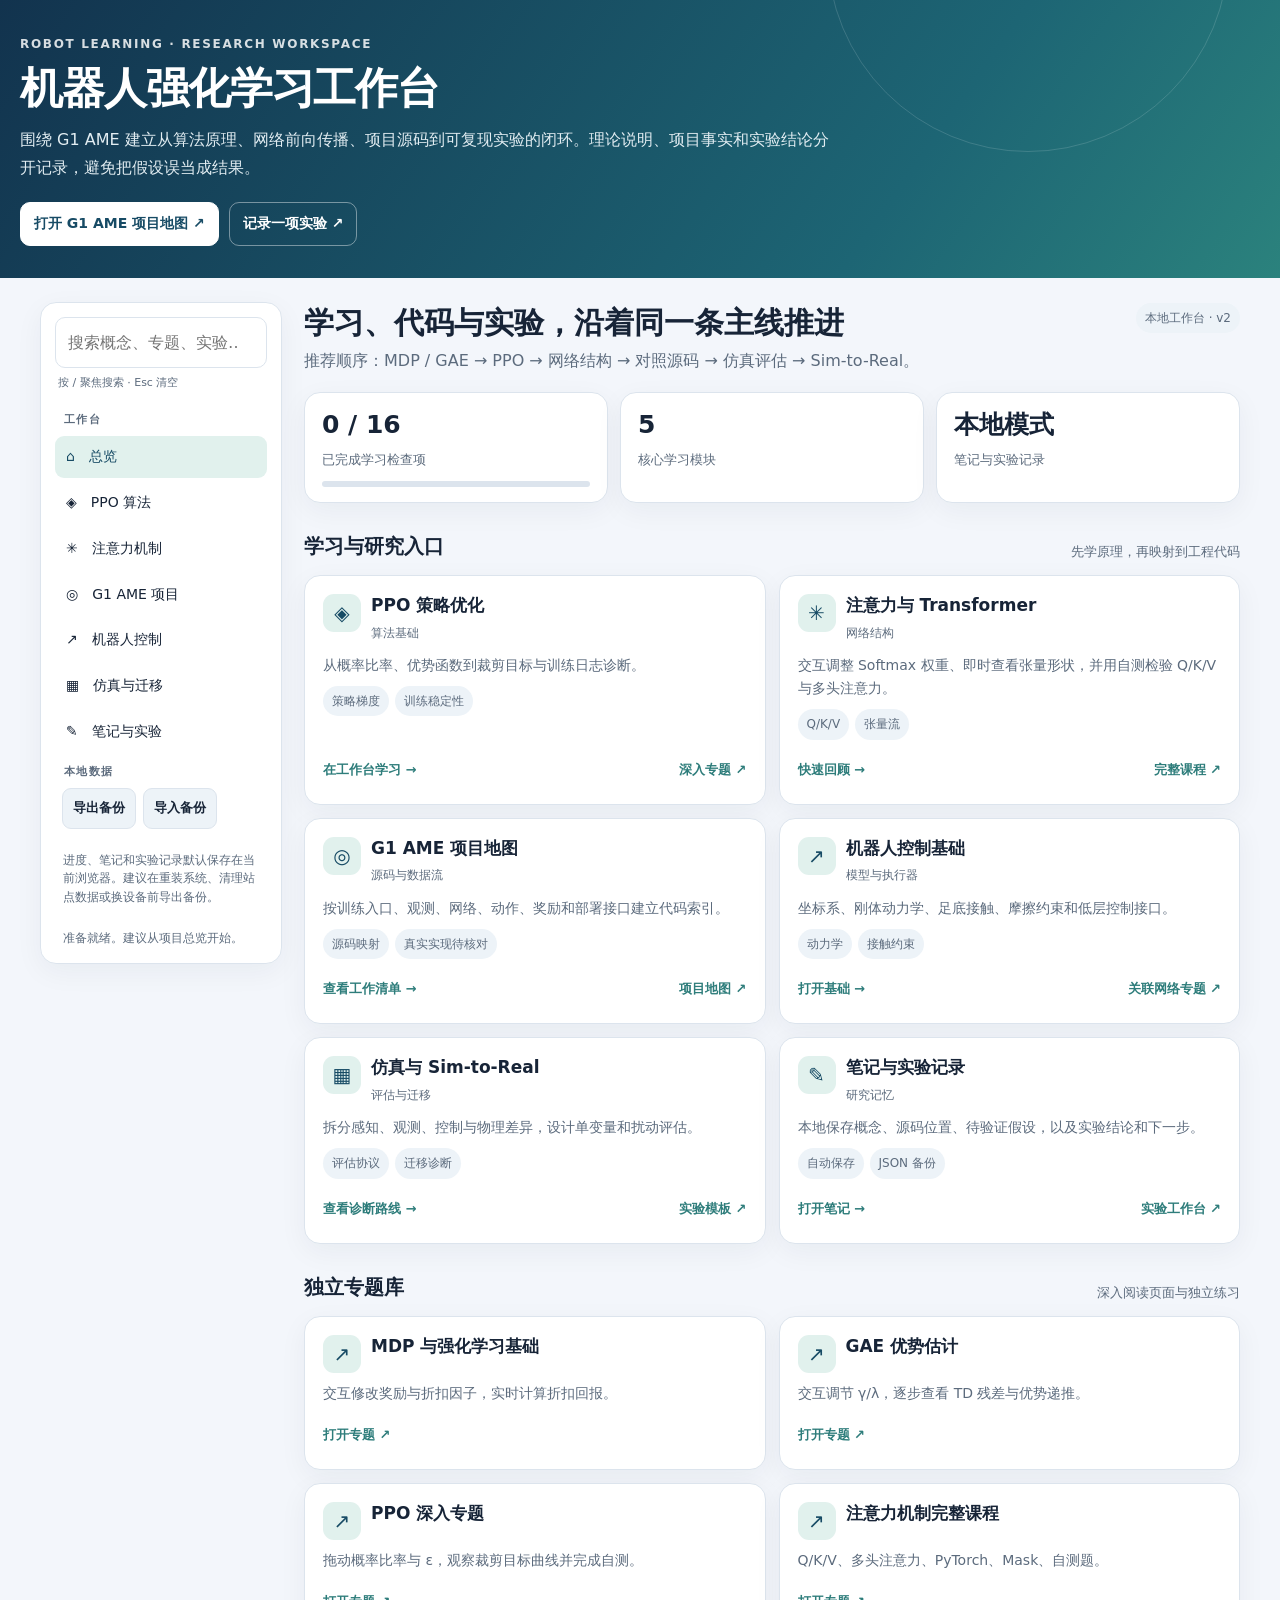
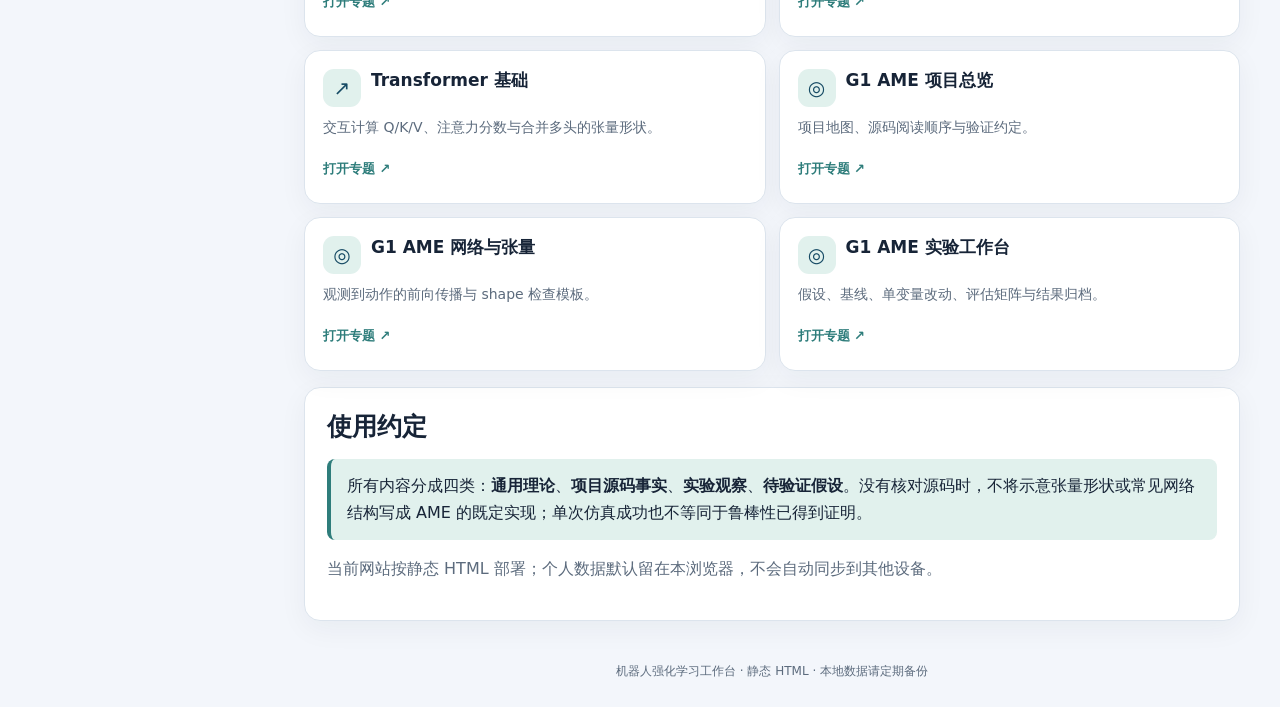
<file: index.html>
<!doctype html>
<html lang="zh-CN">
<head>
<meta charset="utf-8"><meta name="viewport" content="width=device-width,initial-scale=1">
<meta name="description" content="机器人强化学习学习与实验工作台：PPO、Transformer、G1 AME、机器人控制与 Sim-to-Real。">
<title>机器人强化学习工作台</title>
<style>
:root{color-scheme:light dark;--bg:#f3f6fb;--surface:#fff;--surface2:#edf3f8;--text:#172437;--muted:#5c6b7d;--line:#dce4ed;--brand:#174b65;--brand2:#2e7d7b;--brandSoft:#e1f1ed;--good:#e8f6ee;--warn:#fff4df;--shadow:0 8px 28px rgba(18,42,64,.05)}
*{box-sizing:border-box}html{scroll-behavior:smooth}body{margin:0;background:var(--bg);color:var(--text);font:16px/1.7 Inter,ui-sans-serif,system-ui,-apple-system,"Segoe UI","Noto Sans SC",sans-serif}button,input,textarea,select{font:inherit}button,a,input,textarea,select{outline-offset:3px}button:focus-visible,a:focus-visible,input:focus-visible,textarea:focus-visible{outline:3px solid #69b9ae}a{color:var(--brand2);text-underline-offset:3px}.hero{position:relative;overflow:hidden;background:linear-gradient(125deg,#12334e,#1d6574 70%,#2b827d);color:white;padding:34px max(20px,calc((100vw - 1240px)/2)) 32px}.hero:after{content:"";position:absolute;width:400px;height:400px;border:1px solid #ffffff25;border-radius:50%;right:4%;top:-250px;pointer-events:none}.eyebrow{font-size:12px;letter-spacing:.14em;text-transform:uppercase;opacity:.83;font-weight:750}.hero h1{font-size:clamp(29px,4vw,43px);line-height:1.15;margin:10px 0 12px;letter-spacing:-.025em}.hero p{max-width:820px;color:#e2edf2;margin:0;line-height:1.75}.hero-actions{display:flex;gap:10px;flex-wrap:wrap;margin-top:20px}.hero-link{color:white;text-decoration:none;border:1px solid #ffffff6b;border-radius:10px;padding:9px 13px;font-weight:650;font-size:14px}.hero-link.primary{background:#fff;color:#174b65;border-color:#fff}.shell{max-width:1240px;margin:auto;padding:24px 20px 12px;display:grid;grid-template-columns:242px minmax(0,1fr);gap:22px}.sidebar,.surface,.card,.stat{background:var(--surface);border:1px solid var(--line);border-radius:16px;box-shadow:var(--shadow)}.sidebar{padding:14px;height:max-content;position:sticky;top:14px}.side-heading{font-size:11px;letter-spacing:.12em;text-transform:uppercase;color:var(--muted);font-weight:800;padding:10px 9px 7px}.search-wrap{position:relative}.search{width:100%;padding:11px 12px;border:1px solid var(--line);border-radius:10px;background:var(--surface);color:var(--text);margin-bottom:6px}.search-help{font-size:11px;color:var(--muted);padding:0 3px 8px}.nav{display:flex;flex-direction:column;gap:4px}.nav button{font:inherit;font-size:14px;cursor:pointer;text-align:left;padding:9px 11px;border:0;border-radius:9px;background:transparent;color:var(--text);width:100%}.nav button:hover,.nav button.active{background:var(--brandSoft);color:var(--brand)}.side-note{font-size:12px;line-height:1.55;color:var(--muted);padding:10px 8px}.toolbar{display:flex;gap:7px;flex-wrap:wrap;padding:0 7px}.action,.primary-btn,.secondary-btn{cursor:pointer;border:1px solid var(--line);border-radius:9px;padding:8px 10px;font-weight:650;font-size:13px}.action,.secondary-btn{background:var(--surface2);color:var(--text)}.primary-btn{background:var(--brand);color:#fff;border-color:var(--brand)}.action:hover,.secondary-btn:hover,.primary-btn:hover{filter:brightness(.97)}.main{min-width:0}.page{min-width:0}.hidden{display:none!important}.welcome{display:flex;justify-content:space-between;gap:16px;align-items:flex-start;margin:1px 0 18px}.welcome h2{font-size:clamp(23px,2.8vw,30px);line-height:1.3;margin:0 0 6px}.muted{color:var(--muted);line-height:1.65}.pill,.tag{display:inline-flex;align-items:center;background:var(--surface2);color:var(--muted);padding:5px 9px;border-radius:99px;font-size:12px;white-space:nowrap}.stats{display:grid;grid-template-columns:repeat(3,minmax(0,1fr));gap:12px;margin:18px 0}.stat{padding:15px 17px}.stat strong{display:block;font-size:25px;line-height:1.35;margin-bottom:3px}.stat span{font-size:13px;color:var(--muted)}.progress-track{height:6px;background:var(--line);border-radius:99px;overflow:hidden;margin-top:9px}.progress-track span{height:100%;display:block;width:0;background:var(--brand2);transition:width .2s}.section-head{display:flex;gap:12px;justify-content:space-between;align-items:end;margin:26px 0 12px}.section-head h2{font-size:20px;margin:0}.section-head p{font-size:13px;margin:0;color:var(--muted)}.grid{display:grid;grid-template-columns:repeat(2,minmax(0,1fr));gap:13px}.card{padding:18px;display:flex;flex-direction:column;gap:9px;min-width:0}.card-top{display:flex;gap:10px;align-items:flex-start}.icon{width:38px;height:38px;display:grid;place-items:center;border-radius:11px;background:var(--brandSoft);color:var(--brand);font-size:20px;flex-shrink:0}.card h3{font-size:17px;margin:0;line-height:1.4}.card p{font-size:14px;line-height:1.65;color:var(--muted);margin:0}.card .tags{display:flex;gap:6px;flex-wrap:wrap}.card .card-action{display:flex;gap:10px;align-items:center;justify-content:space-between;margin-top:auto;padding-top:5px}.card-action button,.card-action a{background:none;border:0;padding:5px 0;font-size:13px;font-weight:750;color:var(--brand2);text-decoration:none;cursor:pointer}.surface{padding:22px;margin-bottom:16px}.surface h2{font-size:25px;line-height:1.35;margin:0 0 12px}.surface h3{font-size:18px;margin:22px 0 8px}.formula{background:var(--surface2);border:1px solid var(--line);padding:14px 16px;border-radius:10px;overflow:auto;font:14px/1.9 ui-monospace,SFMono-Regular,Consolas,monospace;white-space:pre-wrap}.callout{background:var(--brandSoft);border-left:4px solid var(--brand2);padding:13px 16px;border-radius:8px;margin:15px 0;line-height:1.7}.callout.warning{background:var(--warn);border-color:#bd842d}.checklist{list-style:none;padding:0;margin:12px 0}.checklist li{padding:9px 0;border-bottom:1px solid var(--line)}.checklist label{display:flex;gap:9px;align-items:flex-start;cursor:pointer}.checklist input{margin-top:6px;accent-color:var(--brand2)}.table-wrap{overflow:auto}.table-wrap table{width:100%;border-collapse:collapse;font-size:14px}.table-wrap th,.table-wrap td{text-align:left;padding:9px 11px;border:1px solid var(--line);vertical-align:top}.table-wrap th{background:var(--surface2)}.note-area{width:100%;min-height:180px;resize:vertical;background:var(--surface);color:var(--text);border:1px solid var(--line);border-radius:10px;padding:13px;line-height:1.7}.form-grid{display:grid;grid-template-columns:repeat(2,minmax(0,1fr));gap:12px}.field{display:flex;flex-direction:column;gap:5px;font-size:13px;font-weight:700}.field input,.field textarea,.field select{width:100%;border:1px solid var(--line);border-radius:9px;padding:9px 10px;background:var(--surface);color:var(--text);font-weight:400}.field textarea{min-height:84px;resize:vertical}.field.full{grid-column:1/-1}.status{font-size:12px;color:var(--muted);min-height:20px}.record{border:1px solid var(--line);border-radius:11px;padding:13px;margin-top:10px}.record h4{margin:0 0 5px}.record p{margin:4px 0;font-size:13px;color:var(--muted);white-space:pre-wrap;overflow-wrap:anywhere}.record .record-actions{margin-top:8px;display:flex;gap:8px}.empty{padding:20px;border:1px dashed var(--line);border-radius:10px;color:var(--muted);font-size:14px;text-align:center}.foot{padding:24px 0 14px;color:var(--muted);font-size:12px;text-align:center}.main.search-mode>.page,.main.search-mode>.foot{display:none!important}.search-results{border:1px solid var(--line);border-radius:12px;padding:16px;background:var(--surface);margin-bottom:16px}.search-results h3{margin:0 0 8px}.result-list{display:grid;gap:7px}.result{display:flex;gap:12px;align-items:flex-start;padding:10px;border-radius:9px;background:var(--surface2);text-decoration:none;color:var(--text)}.result strong{display:block;font-size:14px}.result small{display:block;color:var(--muted);line-height:1.5}.result:hover{outline:1px solid var(--brand2)}.skip-link{position:absolute;left:-9999px}.skip-link:focus{left:12px;top:12px;z-index:99;background:var(--surface);padding:8px;border-radius:7px}
@media(prefers-color-scheme:dark){:root{--bg:#0f1722;--surface:#172230;--surface2:#202f40;--text:#e8eff6;--muted:#a6b6c7;--line:#2c3c4e;--brand:#d7edf5;--brand2:#8bd0c5;--brandSoft:#193b3a;--good:#173529;--warn:#3a3020;--shadow:0 8px 28px rgba(0,0,0,.12)}.hero{background:linear-gradient(125deg,#10283d,#174a56 70%,#205b59)}.hero-link.primary{background:#e6f5f6;color:#12384a}}
@media(max-width:850px){.shell{grid-template-columns:1fr;padding:16px 12px}.sidebar{position:static}.nav{display:grid;grid-template-columns:repeat(2,minmax(0,1fr))}.toolbar{padding-bottom:5px}.stats{grid-template-columns:repeat(3,minmax(0,1fr))}.welcome{display:block}.welcome>.pill{margin-top:10px;display:inline-flex}}
@media(max-width:570px){.hero{padding:28px 18px}.stats{grid-template-columns:1fr}.grid,.form-grid{grid-template-columns:1fr}.field.full{grid-column:auto}.surface{padding:17px}.section-head{align-items:start;flex-direction:column;gap:3px}.nav{grid-template-columns:repeat(2,minmax(0,1fr))}}
@media(prefers-reduced-motion:reduce){html{scroll-behavior:auto}*,*:before,*:after{transition:none!important}}
</style>
</head>
<body>
<a class="skip-link" href="#mainContent">跳到主要内容</a>
<header class="hero"><div class="eyebrow">ROBOT LEARNING · RESEARCH WORKSPACE</div><h1>机器人强化学习工作台</h1><p>围绕 G1 AME 建立从算法原理、网络前向传播、项目源码到可复现实验的闭环。理论说明、项目事实和实验结论分开记录，避免把假设误当成结果。</p><div class="hero-actions"><a class="hero-link primary" href="./g1-ame/overview.html">打开 G1 AME 项目地图 ↗</a><a class="hero-link" href="./g1-ame/experiments.html">记录一项实验 ↗</a></div></header>
<div class="shell">
<aside class="sidebar" aria-label="工作台导航">
  <div class="search-wrap"><input class="search" id="search" type="search" placeholder="搜索概念、专题、实验…" aria-label="搜索所有学习模块" autocomplete="off"><div class="search-help">按 / 聚焦搜索 · Esc 清空</div></div>
  <div class="side-heading">工作台</div><nav class="nav" id="nav" aria-label="主要导航">
    <button class="active" data-page="home">⌂　总览</button><button data-page="ppo">◈　PPO 算法</button><button data-page="attention">✳　注意力机制</button><button data-page="ame">◎　G1 AME 项目</button><button data-page="robot">↗　机器人控制</button><button data-page="sim">▦　仿真与迁移</button><button data-page="notes">✎　笔记与实验</button>
  </nav>
  <div class="side-heading">本地数据</div><div class="toolbar"><button class="action" id="export">导出备份</button><button class="action" id="import">导入备份</button><input type="file" id="file" accept="application/json,.json" class="hidden" aria-label="选择备份文件"></div>
  <p class="side-note">进度、笔记和实验记录默认保存在当前浏览器。建议在重装系统、清理站点数据或换设备前导出备份。</p><div class="status" id="storageStatus" role="status" aria-live="polite" style="padding:0 8px"></div>
</aside>
<main class="main" id="mainContent">
<section id="searchPanel" class="search-results hidden" aria-live="polite"><h3 id="searchHeading">搜索结果</h3><div id="searchResults" class="result-list"></div></section>
<section id="home" class="page">
  <div class="welcome"><div><h2>学习、代码与实验，沿着同一条主线推进</h2><div class="muted">推荐顺序：MDP / GAE → PPO → 网络结构 → 对照源码 → 仿真评估 → Sim-to-Real。</div></div><span class="pill">本地工作台 · v2</span></div>
  <div class="stats"><div class="stat"><strong id="doneCount">0 / 0</strong><span>已完成学习检查项</span><div class="progress-track"><span id="overallProgress"></span></div></div><div class="stat"><strong id="moduleCount">5</strong><span>核心学习模块</span></div><div class="stat"><strong id="noteStatus">本地模式</strong><span>笔记与实验记录</span></div></div>
  <div class="section-head"><h2>学习与研究入口</h2><p>先学原理，再映射到工程代码</p></div>
  <div class="grid" id="cards">
    <article class="card" data-terms="ppo policy gradient clip actor critic gae ratio advantage 概率比率 裁剪 算法">
      <div class="card-top"><div class="icon">◈</div><div><h3>PPO 策略优化</h3><span class="muted" style="font-size:12px">算法基础</span></div></div><p>从概率比率、优势函数到裁剪目标与训练日志诊断。</p><div class="tags"><span class="tag">策略梯度</span><span class="tag">训练稳定性</span></div><div class="card-action"><button data-open="ppo">在工作台学习 →</button><a href="./modules/ppo.html">深入专题 ↗</a></div>
    </article>
    <article class="card" data-terms="attention transformer self attention q k v 多头 注意力 张量 shape token 前向传播">
      <div class="card-top"><div class="icon">✳</div><div><h3>注意力与 Transformer</h3><span class="muted" style="font-size:12px">网络结构</span></div></div><p>交互调整 Softmax 权重、即时查看张量形状，并用自测检验 Q/K/V 与多头注意力。</p><div class="tags"><span class="tag">Q/K/V</span><span class="tag">张量流</span></div><div class="card-action"><button data-open="attention">快速回顾 →</button><a href="./modules/attention.html">完整课程 ↗</a></div>
    </article>
    <article class="card" data-terms="g1 ame humanoid 项目代码 实验 仓库 policy observation action 网络结构">
      <div class="card-top"><div class="icon">◎</div><div><h3>G1 AME 项目地图</h3><span class="muted" style="font-size:12px">源码与数据流</span></div></div><p>按训练入口、观测、网络、动作、奖励和部署接口建立代码索引。</p><div class="tags"><span class="tag">源码映射</span><span class="tag">真实实现待核对</span></div><div class="card-action"><button data-open="ame">查看工作清单 →</button><a href="./g1-ame/overview.html">项目地图 ↗</a></div>
    </article>
    <article class="card" data-terms="robot dynamics kinematics locomotion whole body control 运动学 动力学 接触 摩擦 稳定性">
      <div class="card-top"><div class="icon">↗</div><div><h3>机器人控制基础</h3><span class="muted" style="font-size:12px">模型与执行器</span></div></div><p>坐标系、刚体动力学、足底接触、摩擦约束和低层控制接口。</p><div class="tags"><span class="tag">动力学</span><span class="tag">接触约束</span></div><div class="card-action"><button data-open="robot">打开基础 →</button><a href="./g1-ame/network.html">关联网络专题 ↗</a></div>
    </article>
    <article class="card" data-terms="isaac lab mujoco simulation sim to real domain randomization perception depth camera terrain elevation map 仿真 迁移">
      <div class="card-top"><div class="icon">▦</div><div><h3>仿真与 Sim-to-Real</h3><span class="muted" style="font-size:12px">评估与迁移</span></div></div><p>拆分感知、观测、控制与物理差异，设计单变量和扰动评估。</p><div class="tags"><span class="tag">评估协议</span><span class="tag">迁移诊断</span></div><div class="card-action"><button data-open="sim">查看诊断路线 →</button><a href="./g1-ame/experiments.html">实验模板 ↗</a></div>
    </article>
    <article class="card" data-terms="notes notebook journal experiment log 备份 笔记 实验记录">
      <div class="card-top"><div class="icon">✎</div><div><h3>笔记与实验记录</h3><span class="muted" style="font-size:12px">研究记忆</span></div></div><p>本地保存概念、源码位置、待验证假设，以及实验结论和下一步。</p><div class="tags"><span class="tag">自动保存</span><span class="tag">JSON 备份</span></div><div class="card-action"><button data-open="notes">打开笔记 →</button><a href="./g1-ame/experiments.html">实验工作台 ↗</a></div>
    </article>
  </div>
  <div class="section-head"><h2>独立专题库</h2><p>深入阅读页面与独立练习</p></div>
  <div class="grid" id="externalCards"></div>
  <div class="surface" style="margin-top:16px"><h2>使用约定</h2><div class="callout">所有内容分成四类：<b>通用理论</b>、<b>项目源码事实</b>、<b>实验观察</b>、<b>待验证假设</b>。没有核对源码时，不将示意张量形状或常见网络结构写成 AME 的既定实现；单次仿真成功也不等同于鲁棒性已得到证明。</div><p class="muted">当前网站按静态 HTML 部署；个人数据默认留在本浏览器，不会自动同步到其他设备。</p></div>
</section>
<section id="ppo" class="page hidden surface"><div class="page-meta"><span>算法专项</span><span>预计 20 分钟</span><span>先修：MDP、价值函数</span></div><h2>PPO：近端策略优化</h2><p class="muted">理解采样策略与更新策略的关系，再把目标函数映射到代码中的 log probability、优势估计和优化器。</p><h3>核心目标</h3><div class="formula">rₜ(θ) = exp(log πθ(aₜ|sₜ) − log πold(aₜ|sₜ))
Lclip = Eₜ[min(rₜ Aₜ, clip(rₜ, 1−ε, 1+ε) Aₜ)]</div><p>当优势为正时，优化通常倾向于提高该动作的概率；当优势为负时，倾向于降低概率。裁剪针对概率比率在代理目标中的贡献，并不是对参数变化、KL 或真实策略变化的硬约束。</p><h3>策略、价值与熵</h3><ul><li><b>Actor：</b>定义动作分布。连续控制策略经常使用高斯分布，但具体分布、标准差参数化和动作变换必须看实现。</li><li><b>Critic：</b>估计状态价值，为优势估计提供基线。</li><li><b>GAE：</b>通过累计 TD 残差估计优势，在偏差与方差间折中。</li><li><b>Entropy：</b>常用于鼓励探索；它的变化应结合任务表现和策略分布判断。</li><li><b>Value loss：</b>让价值预测贴近回报目标；具体损失形式由实现决定。</li></ul><h3>常见的联合优化目标</h3><div class="formula">最大化： Lclip − cᵥ · Lvalue + cₑ · Entropy
（有些代码将其改写为需要最小化的 loss，符号可能相反。）</div><div class="callout">排查顺序建议：先核对 action 定义、log probability 和 done/timeout 处理；再看 Approx KL、clip fraction、entropy、value loss 与成功率的共同变化。任何单项指标都不应独立作为训练好坏的结论。</div><h3>学习检查</h3><ul class="checklist"><li><label><input type="checkbox" class="progress" data-id="ppo1"> 能解释新旧策略概率比率的含义</label></li><li><label><input type="checkbox" class="progress" data-id="ppo2"> 能解释优势函数与 GAE</label></li><li><label><input type="checkbox" class="progress" data-id="ppo3"> 能从日志联合判断 KL、entropy 和 value loss</label></li></ul><p><a href="./modules/ppo.html">打开完整 PPO 专题 →</a>　<a href="./modules/gae.html">学习 GAE →</a></p></section>
<section id="attention" class="page hidden surface"><div class="page-meta"><span>网络结构</span><span>先修：矩阵乘法、张量维度</span></div><h2>注意力机制：快速回顾</h2><p class="muted">注意力是内容相关的信息聚合机制，不是自动提升性能的开关。</p><div class="formula">Attention(Q,K,V) = softmax(QKᵀ / √dₖ) V</div><div class="grid"><div class="card"><h3>Q · Query</h3><p>用于与各 Key 计算匹配分数的查询表示。</p></div><div class="card"><h3>K · Key</h3><p>提供匹配特征，决定每个 Query 对哪些位置赋予更高分数。</p></div><div class="card"><h3>V · Value</h3><p>被权重加权聚合的信息内容。</p></div><div class="card"><h3>多头机制</h3><p>用不同的可学习投影在多个子空间中计算交互，再拼接并投影。</p></div></div><h3>常见张量形状（示例，不是 AME 实现声明）</h3><div class="formula">X: [B, L, D]
Q/K: [B, h, L, dₖ]
V: [B, h, L, dᵥ]
Attention score: [B, h, L, L]
Concat heads: [B, L, h · dᵥ]
Output projection: [B, L, Dₒᵤₜ]</div><p>例如空间特征 [B, 64, 11, 17] 若把空间维展平，会得到 [B, 64, 187]；但 64 究竟代表通道还是其他含义，必须依据实际张量来源确认。展平后是否需要位置编码，也要根据后续层是否保留空间结构判断。</p><div class="callout">不要从权重图直接推断因果解释。通过消融、输入干预、跨场景评估和推理延迟，验证注意力是否真正带来收益。</div><h3>学习检查</h3><ul class="checklist"><li><label><input type="checkbox" class="progress" data-id="att1"> 能解释 Q/K/V 的形状与含义</label></li><li><label><input type="checkbox" class="progress" data-id="att2"> 能说明缩放因子为何是 √dₖ</label></li><li><label><input type="checkbox" class="progress" data-id="att3"> 设计过与 MLP 基线公平对比的实验</label></li></ul><p><a href="./modules/attention.html">打开完整注意力课程 →</a>　<a href="./modules/transformer.html">Transformer 基础 →</a></p></section>
<section id="ame" class="page hidden surface"><div class="page-meta"><span>项目工作台</span><span>项目事实需以仓库核对</span></div><h2>G1 AME：从仓库到数据流</h2><p class="muted">这里提供代码阅读地图，不预设未验证的网络结构。请把文件路径、类名、配置项和实测张量逐项填入项目文档。</p><h3>代码核对清单</h3><ul class="checklist"><li><label><input type="checkbox" class="progress" data-id="ame1"> 找到训练入口、配置文件和 runner</label></li><li><label><input type="checkbox" class="progress" data-id="ame2"> 记录 observation 的字段、顺序、单位与维度</label></li><li><label><input type="checkbox" class="progress" data-id="ame3"> 确认 action 语义、缩放、控制频率和限幅</label></li><li><label><input type="checkbox" class="progress" data-id="ame4"> 找到 reward、termination、timeout 和 reset 逻辑</label></li><li><label><input type="checkbox" class="progress" data-id="ame5"> 追踪 policy forward 中每次 reshape / transpose / flatten</label></li><li><label><input type="checkbox" class="progress" data-id="ame6"> 确认训练阶段、检查点选择和独立评估协议</label></li></ul><div class="grid"><div class="card"><h3>项目总览</h3><p>建立仓库地图和源码阅读顺序。</p><div class="card-action"><a href="./g1-ame/overview.html">打开项目地图 ↗</a></div></div><div class="card"><h3>网络与张量</h3><p>把真实输入输出维度和网络模块连起来。</p><div class="card-action"><a href="./g1-ame/network.html">打开网络专题 ↗</a></div></div><div class="card"><h3>实验记录</h3><p>追踪配置差异、评估结果与可证伪结论。</p><div class="card-action"><a href="./g1-ame/experiments.html">打开实验工作台 ↗</a></div></div></div><h3>项目问题笔记</h3><textarea class="note-area" data-note="ame" placeholder="记录：文件路径 / 类名 / 实际 shape / 日志证据 / 待验证假设……"></textarea></section>
<section id="robot" class="page hidden surface"><div class="page-meta"><span>机器人基础</span><span>运动学 · 动力学 · 接触</span></div><h2>机器人控制基础</h2><h3>刚体动力学</h3><div class="formula">M(q) q̈ + C(q,q̇) q̇ + g(q) = τ + J(q)ᵀ f</div><p>这是常见的动力学表达形式。变量的具体含义、外力的正负号和广义坐标约定需与具体模型一致。对于浮动基座机器人，并非所有广义自由度都能由关节力矩直接驱动。</p><h3>需要区分的层次</h3><div class="grid"><div class="card"><h3>运动学</h3><p>坐标变换、正逆运动学、雅可比矩阵和速度映射。</p></div><div class="card"><h3>动力学</h3><p>质量矩阵、科氏/离心项、重力、惯量与外力。</p></div><div class="card"><h3>接触与摩擦</h3><p>单边接触、摩擦锥、支撑相、碰撞几何和求解器参数。</p></div><div class="card"><h3>策略执行接口</h3><p>关节顺序、动作缩放、PD 增益、延迟和控制周期。</p></div></div><div class="callout warning">出现站立漂移或打滑时，现象本身不足以证明是仿真器错误。应固定策略和初始条件，分别检查摩擦模型、接触参数、控制器、动作输出与扰动测试结果，避免一次改动多个因素。</div><ul class="checklist"><li><label><input type="checkbox" class="progress" data-id="rob1"> 能区分位置目标、速度目标与力矩控制</label></li><li><label><input type="checkbox" class="progress" data-id="rob2"> 能解释接触约束和摩擦模型的作用</label></li></ul></section>
<section id="sim" class="page hidden surface"><div class="page-meta"><span>工程实践</span><span>仿真验证 · 真实部署</span></div><h2>仿真与 Sim-to-Real</h2><h3>把迁移差距拆开</h3><div class="grid"><div class="card"><h3>感知差异</h3><p>深度图、相机内外参、无效像素、重建误差与高程图生成。</p></div><div class="card"><h3>观测差异</h3><p>字段顺序、归一化、历史缓存、单位、时间戳与延迟。</p></div><div class="card"><h3>控制差异</h3><p>关节映射、控制频率、PD 参数、执行器饱和与动作限幅。</p></div><div class="card"><h3>物理差异</h3><p>质量、惯量、摩擦、接触、地形与外部扰动。</p></div></div><h3>最小实验原则</h3><div class="formula">提出假设 → 选择单一改动 → 固定训练与评估预算
→ 多随机种子 / 多初始状态测试 → 记录均值、波动与失败案例</div><p>确定性复现只能证明某个条件下的行为可复现，不等同于鲁棒性。评估应事先规定场景、随机种子、扰动、成功标准和终止条件，并区分冒烟测试与完整验证矩阵。</p><h3>感知输入链（相机策略）</h3><div class="formula">深度图 → 去噪 / 无效值处理 → 坐标变换
→ 高程图或视觉编码 → 策略观测 → 动作输出</div><p>逐步记录每个阶段的数据形状、坐标系、单位、时间戳和延迟，判断性能下降来自感知、接口、模型还是控制环节。</p><ul class="checklist"><li><label><input type="checkbox" class="progress" data-id="sim1"> 已保存可复现的基线配置与代码版本</label></li><li><label><input type="checkbox" class="progress" data-id="sim2"> 已定义独立评估场景、扰动和成功标准</label></li></ul><p><a href="./g1-ame/experiments.html">使用实验记录模板 →</a></p></section>
<section id="notes" class="page hidden surface"><div class="page-meta"><span>本地知识库</span><span>仅当前浏览器</span></div><h2>笔记与实验记录</h2><p class="muted">笔记自动保存在当前浏览器。导入备份前会先校验结构；导出文件包含本页进度、笔记及实验记录。</p><label class="field">通用笔记<textarea class="note-area" id="generalNotes" data-note="general" placeholder="日期 / 阅读材料 / 关键概念 / 源码位置 / 实验结论 / 下一步计划"></textarea></label><div class="toolbar" style="padding:0;margin-top:12px"><button class="action" id="insertTemplate">插入实验记录框架</button><button class="action" id="saveNow">立即保存</button></div><div class="status" id="savedMessage" role="status" aria-live="polite">自动保存已开启</div><h3>实验记录</h3><p class="muted">建议每条记录只针对一个主要改动；将“观察到什么”和“为什么发生”分开写。</p><form id="experimentForm"><div class="form-grid"><label class="field">实验名称<input name="title" required maxlength="120" placeholder="例如：固定摩擦参数的横向扰动测试"></label><label class="field">实验日期<input name="date" type="date"></label><label class="field full">研究问题 / 可证伪假设<textarea name="hypothesis" required maxlength="3000" placeholder="希望验证什么？哪种结果会推翻假设？"></textarea></label><label class="field">基线版本 / 配置<input name="baseline" maxlength="500" placeholder="commit、配置文件、checkpoint"></label><label class="field">唯一改动<input name="change" maxlength="500" placeholder="一次只改一个主要因素"></label><label class="field">训练预算与随机种子<input name="budget" maxlength="500" placeholder="训练步数、种子数量、仿真时长"></label><label class="field">评估指标<input name="metrics" maxlength="500" placeholder="成功率、回报、跌倒率、延迟"></label><label class="field full">结果与证据<textarea name="results" maxlength="5000" placeholder="记录数值、日志路径、视频或 JSON 证据；失败结果也保留"></textarea></label><label class="field full">结论与下一步<textarea name="conclusion" maxlength="3000" placeholder="区分直接观察、解释和仍待验证的假设"></textarea></label></div><div class="toolbar" style="padding:0;margin-top:12px"><button class="primary-btn" type="submit">保存实验记录</button><button class="secondary-btn" type="reset">清空表单</button></div></form><div id="experimentStatus" class="status" role="status" aria-live="polite"></div><div id="experimentList" aria-live="polite"></div></section>
<footer class="foot">机器人强化学习工作台 · 静态 HTML · 本地数据请定期备份</footer>
</main></div>
<script>
'use strict';
const PREFIX='rlportal:';
const NOTE_KEYS=['general','ame'];
const PROGRESS_KEYS=['ppo1','ppo2','ppo3','att1','att2','att3','ame1','ame2','ame3','ame4','ame5','ame6','rob1','rob2','sim1','sim2'];
const externalModules=[
 {title:'MDP 与强化学习基础',path:'./modules/mdp.html',desc:'交互修改奖励与折扣因子，实时计算折扣回报。',terms:'mdp state action reward transition return value 部分可观测 马尔可夫 决策'},
 {title:'GAE 优势估计',path:'./modules/gae.html',desc:'交互调节 γ/λ，逐步查看 TD 残差与优势递推。',terms:'gae advantage td lambda timeout bootstrap 优势 价值'},
 {title:'PPO 深入专题',path:'./modules/ppo.html',desc:'拖动概率比率与 ε，观察裁剪目标曲线并完成自测。',terms:'ppo policy clip ratio kl entropy critic'},
 {title:'注意力机制完整课程',path:'./modules/attention.html',desc:'Q/K/V、多头注意力、PyTorch、Mask、自测题。',terms:'attention q k v multihead pytorch mask transformer token'},
 {title:'Transformer 基础',path:'./modules/transformer.html',desc:'交互计算 Q/K/V、注意力分数与合并多头的张量形状。',terms:'transformer token positional encoding residual layernorm'},
 {title:'G1 AME 项目总览',path:'./g1-ame/overview.html',desc:'项目地图、源码阅读顺序与验证约定。',terms:'g1 ame repository project source training runner'},
 {title:'G1 AME 网络与张量',path:'./g1-ame/network.html',desc:'观测到动作的前向传播与 shape 检查模板。',terms:'network tensor shape observation action attention flatten'},
 {title:'G1 AME 实验工作台',path:'./g1-ame/experiments.html',desc:'假设、基线、单变量改动、评估矩阵与结果归档。',terms:'experiment baseline ablation seed robustness evaluation'}
];
const builtin=[
 {id:'home',title:'学习总览',desc:'工作台首页与学习进度。',terms:'home overview 学习总览'},
 {id:'ppo',title:'PPO 策略优化',desc:'概率比率、裁剪目标、优势估计、训练日志。',terms:'ppo policy clip actor critic gae ratio advantage'},
 {id:'attention',title:'注意力机制',desc:'Q/K/V、张量形状、多头注意力和 Transformer。',terms:'attention transformer q k v token tensor shape flatten'},
 {id:'ame',title:'G1 AME 项目',desc:'训练入口、观测、动作、奖励与网络的源码地图。',terms:'g1 ame code repo observation action reward policy'},
 {id:'robot',title:'机器人控制基础',desc:'运动学、动力学、接触、摩擦与控制接口。',terms:'robot dynamics kinematics friction contact locomotion'},
 {id:'sim',title:'仿真与迁移',desc:'感知差异、物理差异、评估协议与 Sim-to-Real。',terms:'simulation sim2real sim-to-real mujoco isaac lab perception camera depth camera elevation map 高程图 深度相机 迁移差距 domain randomization 随机化'},
 {id:'notes',title:'笔记与实验记录',desc:'本地笔记、实验记录与数据备份。',terms:'notes experiment journal backup log'}
];
const $=s=>document.querySelector(s); const $$=s=>[...document.querySelectorAll(s)];
function safeGet(k,fallback=null){try{const v=localStorage.getItem(k);return v===null?fallback:v}catch(e){setStorageMessage('浏览器阻止了本地存储；本次编辑可能无法持久保存。');return fallback}}
function safeSet(k,v){try{localStorage.setItem(k,v);return true}catch(e){setStorageMessage('保存失败：浏览器存储可能已禁用或空间不足。请导出已有数据并清理存储空间。');return false}}
function setStorageMessage(msg){const el=$('#storageStatus');if(el)el.textContent=msg}
function openPage(id,save=true){const page=$('#'+id);if(!page||!page.classList.contains('page'))return;$('#mainContent').classList.remove('search-mode');$$('.page').forEach(p=>p.classList.toggle('hidden',p!==page));$$('[data-page]').forEach(b=>{const active=b.dataset.page===id;b.classList.toggle('active',active);b.setAttribute('aria-current',active?'page':'false')});if(save)safeSet(PREFIX+'lastPage',id);$('#searchPanel').classList.add('hidden');$('#search').value='';$('#searchResults').innerHTML='';window.scrollTo({top:0,behavior:matchMedia('(prefers-reduced-motion: reduce)').matches?'auto':'smooth'});}
$$('[data-page]').forEach(b=>b.addEventListener('click',()=>openPage(b.dataset.page)));
$$('[data-open]').forEach(b=>b.addEventListener('click',()=>openPage(b.dataset.open)));
function updateProgress(){const all=$$('.progress');let n=0;all.forEach(x=>{const saved=safeGet(PREFIX+'progress:'+x.dataset.id,'0')==='1';x.checked=saved;if(saved)n++});$('#doneCount').textContent=`${n} / ${all.length}`;$('#overallProgress').style.width=(all.length?n/all.length*100:0)+'%';$('#moduleCount').textContent=String(builtin.filter(x=>!['home','notes'].includes(x.id)).length)}
$$('.progress').forEach(x=>x.addEventListener('change',()=>{safeSet(PREFIX+'progress:'+x.dataset.id,x.checked?'1':'0');updateProgress();setStorageMessage('学习进度已更新。')}));
function noteInput(el){const ok=safeSet(PREFIX+'note:'+el.dataset.note,el.value);$('#noteStatus').textContent=ok?'已保存':'保存受阻';$('#savedMessage').textContent=ok?'自动保存 · '+new Date().toLocaleTimeString():'保存失败，请尝试导出备份或检查浏览器存储权限。'}
$$('[data-note]').forEach(el=>{el.value=safeGet(PREFIX+'note:'+el.dataset.note,'')||'';el.addEventListener('input',()=>noteInput(el))});
$('#saveNow').addEventListener('click',()=>{$$('[data-note]').forEach(el=>safeSet(PREFIX+'note:'+el.dataset.note,el.value));$('#savedMessage').textContent='已保存 · '+new Date().toLocaleTimeString();$('#noteStatus').textContent='已保存'});
$('#insertTemplate').addEventListener('click',()=>{const x=$('[data-note="general"]');x.value+=(x.value?'\n\n':'')+'【实验记录】\n日期：\n研究问题与可证伪假设：\n基线 commit / 配置 / checkpoint：\n唯一改动：\n训练预算与随机种子：\n评估协议与指标：\n结果与证据路径：\n观察（事实）：\n解释（假设）：\n结论与下一步：';noteInput(x);x.focus()});
function getExperiments(){try{const raw=safeGet(PREFIX+'experiments','[]');const d=JSON.parse(raw||'[]');return Array.isArray(d)?d.filter(x=>x&&typeof x==='object'&&typeof x.title==='string'):[]}catch(e){return []}}
function setExperiments(items){return safeSet(PREFIX+'experiments',JSON.stringify(items))}
function renderExperiments(){const host=$('#experimentList');if(!host)return;const items=getExperiments();if(!items.length){host.innerHTML='<div class="empty">尚无实验记录。保存第一条记录后，它会显示在这里。</div>';return}host.replaceChildren();items.slice().reverse().forEach(item=>{const card=document.createElement('article');card.className='record';const h=document.createElement('h4');h.textContent=item.title;const date=document.createElement('p');date.textContent='日期：'+(item.date||'未填写')+' · 记录时间：'+(item.createdAt?new Date(item.createdAt).toLocaleString():'未知');const details=document.createElement('p');details.textContent='假设：'+(item.hypothesis||'未填写')+'\n基线：'+(item.baseline||'未填写')+'\n改动：'+(item.change||'未填写')+'\n预算/种子：'+(item.budget||'未填写')+'\n指标：'+(item.metrics||'未填写')+'\n结果/证据：'+(item.results||'未填写')+'\n结论/下一步：'+(item.conclusion||'未填写');const actions=document.createElement('div');actions.className='record-actions';const del=document.createElement('button');del.className='action';del.textContent='删除记录';del.addEventListener('click',()=>{if(confirm('删除这条本地实验记录？')){setExperiments(getExperiments().filter(x=>x.id!==item.id));renderExperiments();$('#experimentStatus').textContent='记录已删除。'}});actions.appendChild(del);card.append(h,date,details,actions);host.appendChild(card)})}
$('#experimentForm').addEventListener('submit',e=>{e.preventDefault();const form=e.currentTarget;const fd=new FormData(form);const item={id:crypto.randomUUID?crypto.randomUUID():String(Date.now())+'-'+Math.random().toString(36).slice(2),createdAt:new Date().toISOString()};for(const k of ['title','date','hypothesis','baseline','change','budget','metrics','results','conclusion'])item[k]=String(fd.get(k)||'').trim();const items=getExperiments();items.push(item);if(setExperiments(items)){form.reset();renderExperiments();$('#experimentStatus').textContent='实验记录已保存到当前浏览器。';$('#noteStatus').textContent='已保存'}else $('#experimentStatus').textContent='保存失败，请检查浏览器存储空间。'});
const searchIndex=[...builtin.map(x=>({...x,type:'工作台',href:'#'+x.id})),...externalModules.map(x=>({...x,id:'ext-'+x.path,type:'专题页面',href:x.path}))];
function doSearch(query){const q=query.trim().toLowerCase();const panel=$('#searchPanel'),results=$('#searchResults');results.replaceChildren();$('#mainContent').classList.toggle('search-mode',!!q);if(!q){panel.classList.add('hidden');$$('#cards .card, #externalCards .card').forEach(c=>c.classList.remove('hidden'));return}const matches=searchIndex.filter(x=>(x.title+' '+x.desc+' '+(x.terms||'')).toLowerCase().includes(q));panel.classList.remove('hidden');$('#searchHeading').textContent=`“${query.trim()}” 的搜索结果（${matches.length}）`;if(!matches.length){const empty=document.createElement('div');empty.className='empty';empty.textContent='没有找到匹配项。可以尝试 PPO、GAE、shape、摩擦、相机或实验等关键词。';results.appendChild(empty);return}matches.forEach(m=>{const a=document.createElement('a');a.className='result';a.href=m.href;const content=document.createElement('span');const strong=document.createElement('strong');strong.textContent=m.title;const small=document.createElement('small');small.textContent=m.type+' · '+m.desc;content.append(strong,small);a.appendChild(content);if(m.href.startsWith('#'))a.addEventListener('click',e=>{e.preventDefault();openPage(m.id)});results.appendChild(a)})}
$('#search').addEventListener('input',e=>doSearch(e.target.value));$('#search').addEventListener('keydown',e=>{if(e.key==='Escape'){e.currentTarget.value='';doSearch('');e.currentTarget.blur()}if(e.key==='Enter'){const first=$('#searchResults a.result');if(first)first.click()}});document.addEventListener('keydown',e=>{if(e.key==='/'&&!['INPUT','TEXTAREA','SELECT'].includes(document.activeElement.tagName)){e.preventDefault();$('#search').focus()}if(e.key==='Escape'&&document.activeElement!==$('#search')){$('#search').value='';doSearch('')}});
function collectBackup(){const progress={};$$('.progress').forEach(x=>progress[x.dataset.id]=x.checked);const notes={};$$('[data-note]').forEach(x=>notes[x.dataset.note]=x.value);const extraProgress={};try{for(let i=0;i<localStorage.length;i++){const k=localStorage.key(i);if(k&&k.startsWith(PREFIX+'progress:')&&!Object.hasOwn(progress,k.slice((PREFIX+'progress:').length)))extraProgress[k.slice((PREFIX+'progress:').length)]=localStorage.getItem(k)==='1'}}catch(e){};Object.assign(progress,extraProgress);return {format:'robot-learning-portal-backup',version:2,exportedAt:new Date().toISOString(),progress,notes,experiments:getExperiments()}}
$('#export').addEventListener('click',()=>{try{const data=collectBackup();const blob=new Blob([JSON.stringify(data,null,2)],{type:'application/json;charset=utf-8'});const url=URL.createObjectURL(blob);const a=document.createElement('a');a.href=url;a.download='robot-learning-portal-backup-'+new Date().toISOString().slice(0,10)+'.json';document.body.appendChild(a);a.click();a.remove();setTimeout(()=>URL.revokeObjectURL(url),1500);setStorageMessage('备份已生成。请妥善保存导出的 JSON 文件。')}catch(e){setStorageMessage('导出失败：'+e.message)}});
$('#import').addEventListener('click',()=>$('#file').click());
function validateBackup(d){if(!d||typeof d!=='object'||Array.isArray(d))throw Error('文件顶层必须是 JSON 对象。');if(![1,2].includes(d.version))throw Error('不支持的备份版本。');if(d.format&&d.format!=='robot-learning-portal-backup')throw Error('备份格式标识不匹配。');if(d.progress!==undefined&&(typeof d.progress!=='object'||d.progress===null||Array.isArray(d.progress)))throw Error('progress 必须是对象。');if(d.notes!==undefined&&(typeof d.notes!=='object'||d.notes===null||Array.isArray(d.notes)))throw Error('notes 必须是对象。');const progress={},notes={};for(const [k,v] of Object.entries(d.progress||{})){if(!/^[a-zA-Z0-9:_-]{1,100}$/.test(k)||typeof v!=='boolean')throw Error('学习进度字段格式不正确：'+k);progress[k]=v}for(const [k,v] of Object.entries(d.notes||{})){if(!['general','ame'].includes(k)||typeof v!=='string'||v.length>200000)throw Error('笔记字段无效或过大：'+k);notes[k]=v}let experiments=[];if(d.experiments!==undefined){if(!Array.isArray(d.experiments)||d.experiments.length>500)throw Error('experiments 必须是最多 500 条的数组。');experiments=d.experiments.map((x,i)=>{if(!x||typeof x!=='object'||Array.isArray(x)||typeof x.title!=='string'||x.title.length>120)throw Error('第 '+(i+1)+' 条实验记录不合法。');const y={};for(const k of ['id','createdAt','title','date','hypothesis','baseline','change','budget','metrics','results','conclusion']){if(x[k]!==undefined&&typeof x[k]!=='string')throw Error('实验字段类型错误：'+k);y[k]=String(x[k]||'')}return y})}return {progress,notes,experiments}}
$('#file').addEventListener('change',async e=>{const file=e.target.files&&e.target.files[0];if(!file)return;try{if(file.size>2*1024*1024)throw Error('备份文件超过 2 MB 限制。');const d=JSON.parse(await file.text());const clean=validateBackup(d);if(!confirm('备份通过结构校验。导入将覆盖备份中包含的学习进度和笔记；如果文件包含实验记录，也会替换当前实验记录。是否继续？'))return;const writes=[];for(const [k,v] of Object.entries(clean.progress))writes.push([PREFIX+'progress:'+k,v?'1':'0']);for(const [k,v] of Object.entries(clean.notes))writes.push([PREFIX+'note:'+k,v]);if(d.experiments!==undefined)writes.push([PREFIX+'experiments',JSON.stringify(clean.experiments)]);const before=writes.map(([k])=>[k,safeGet(k,null)]);try{for(const [k,v] of writes)localStorage.setItem(k,v)}catch(err){for(const [k,v] of before){try{if(v===null)localStorage.removeItem(k);else localStorage.setItem(k,v)}catch(_){}}throw Error('写入失败，已尝试回滚：'+err.message)}setStorageMessage('导入完成，正在刷新视图。');location.reload()}catch(err){alert('导入失败：'+err.message+'\n当前数据未按不完整备份继续导入。')}finally{e.target.value=''}});
externalModules.forEach(m=>{const card=document.createElement('article');card.className='card';card.dataset.terms=m.terms;const top=document.createElement('div');top.className='card-top';const icon=document.createElement('div');icon.className='icon';icon.textContent=m.path.includes('g1-ame')?'◎':'↗';const wrap=document.createElement('div');const h=document.createElement('h3');h.textContent=m.title;const p=document.createElement('p');p.textContent=m.desc;wrap.appendChild(h);top.append(icon,wrap);const action=document.createElement('div');action.className='card-action';const a=document.createElement('a');a.href=m.path;a.textContent='打开专题 ↗';action.appendChild(a);card.append(top,p,action);$('#externalCards').appendChild(card)});
updateProgress();renderExperiments();const last=safeGet(PREFIX+'lastPage','home');const hashPage=location.hash.replace(/^#/,'');const initial=builtin.some(x=>x.id===hashPage)?hashPage:(builtin.some(x=>x.id===last)?last:'home');openPage(initial,false);if(!safeGet(PREFIX+'lastPage',null))setStorageMessage('准备就绪。建议从项目总览开始。');
</script>
</body></html>
</file>
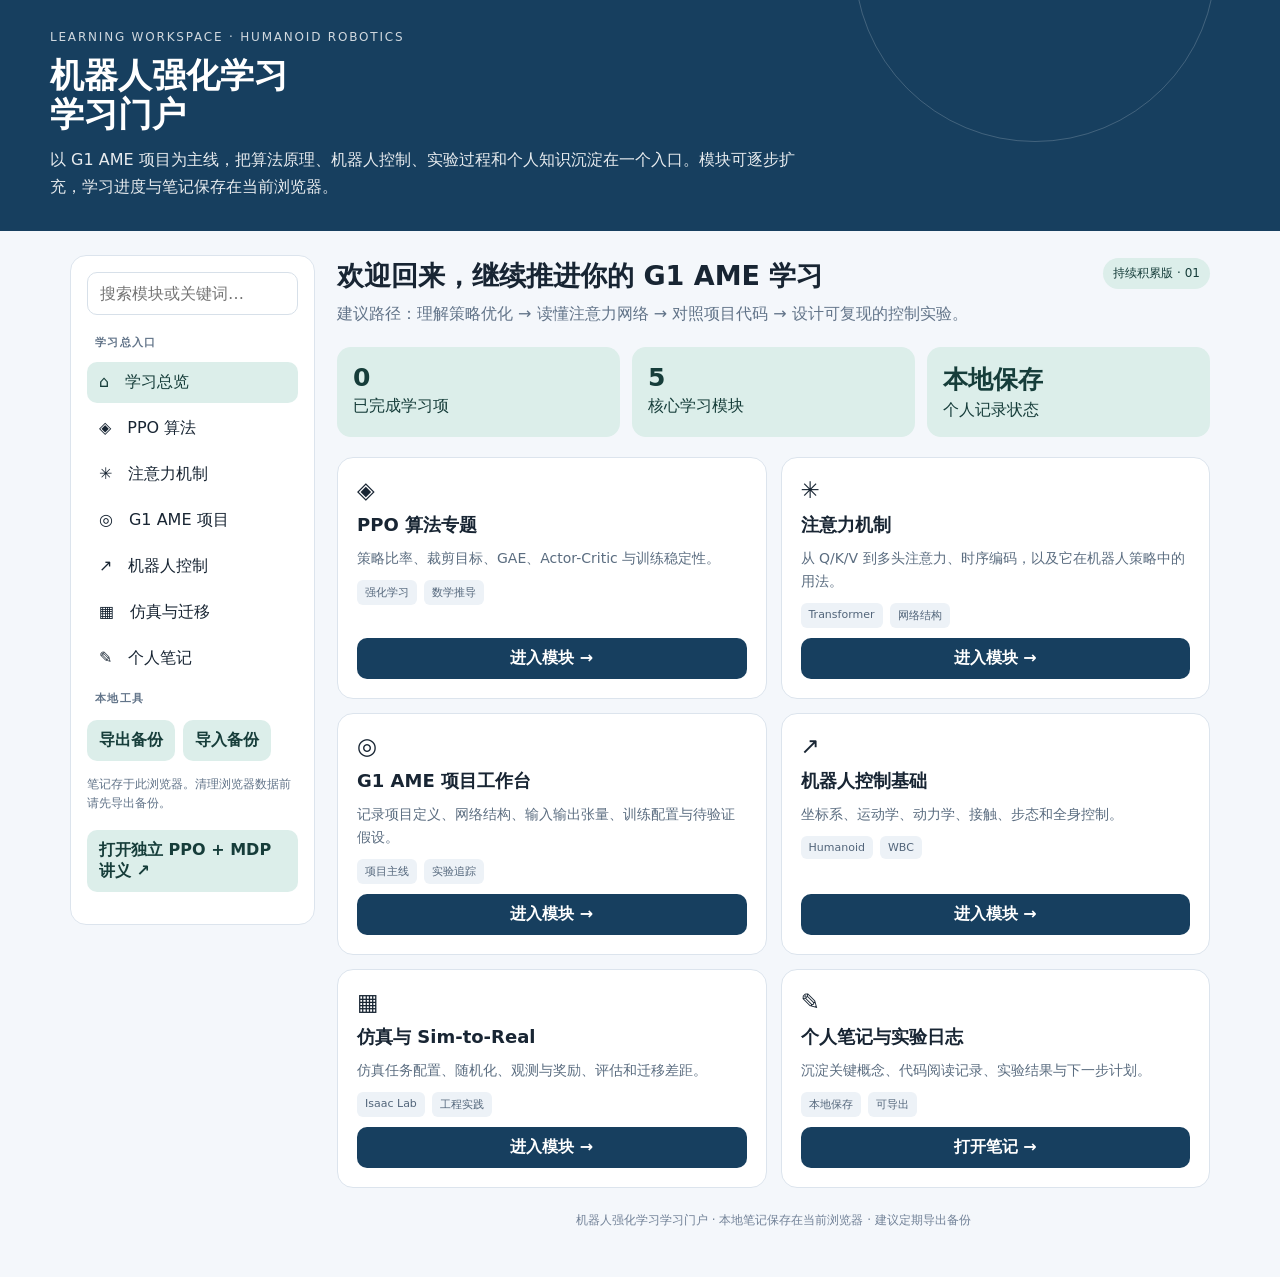
<file: robot-learning-portal/index.html>
<!doctype html>
<html lang="zh-CN" data-sites-preview-theme>
<head>
<meta charset="utf-8"><meta name="viewport" content="width=device-width,initial-scale=1">
<title>机器人强化学习学习门户</title>
<style>
:root{--site-primary:#173f5f;--site-on-primary:#ffffff;--site-secondary:#dceeea;--site-on-secondary:#163d3a;--site-background:#f4f7fb;--site-on-background:#182533;--site-font-body:Inter,ui-sans-serif,system-ui,-apple-system,"Segoe UI",sans-serif;--site-font-heading:Inter,ui-sans-serif,system-ui,-apple-system,"Segoe UI",sans-serif;--site-heading-scale:1;--site-spacing-scale:1;--site-radius-scale:1;--site-decoration-opacity:1;}
*{box-sizing:border-box}body{margin:0;font-family:var(--site-font-body);color:var(--site-on-background);background:light-dark(var(--site-background),#111923)}#app{min-height:100vh;background-color:light-dark(var(--site-background),#111923);color:light-dark(var(--site-on-background),#e7edf4);border-radius:0}.top{background:var(--site-primary);color:var(--site-on-primary);padding:30px max(22px,calc((100vw - 1180px)/2));position:relative;overflow:hidden}.top:after{content:"";position:absolute;width:360px;height:360px;border:1px solid #ffffff30;border-radius:50%;right:5%;top:-220px;opacity:var(--site-decoration-opacity);pointer-events:none}.eyebrow{font-size:12px;letter-spacing:.15em;text-transform:uppercase;opacity:.8}.top h1{font-size:calc(34px * var(--site-heading-scale));line-height:1.15;margin:12px 0}.top p{max-width:760px;line-height:1.7;opacity:.9;margin:0}.layout{max-width:1180px;margin:auto;padding:24px 20px;display:grid;grid-template-columns:245px minmax(0,1fr);gap:22px}.side,.panel,.card{background:light-dark(#fff,#192432);border:1px solid light-dark(#dce4ed,#2c3a4a);border-radius:calc(16px * var(--site-radius-scale));}.side{padding:16px;height:max-content;position:sticky;top:14px}.label{font-size:11px;text-transform:uppercase;letter-spacing:.12em;color:light-dark(#627489,#a5b6c8);font-weight:700;margin:12px 8px}.nav{display:flex;flex-direction:column;gap:5px}.nav button,.action,.module-btn{font:inherit;cursor:pointer;border:0;border-radius:10px;padding:10px 12px;text-align:left;color:inherit;background:transparent}.nav button:hover,.nav button.active{background:var(--site-secondary);color:var(--site-on-secondary)}.search{width:100%;padding:11px 12px;border:1px solid light-dark(#d7e0e9,#344456);border-radius:10px;background:transparent;color:inherit;font:inherit;margin-bottom:8px}.main{min-width:0}.welcome{display:flex;justify-content:space-between;gap:18px;align-items:start;margin:3px 0 20px}.welcome h2{font-size:calc(27px * var(--site-heading-scale));margin:0 0 7px}.muted{color:light-dark(#627489,#a9b8c8);line-height:1.65}.pill{font-size:12px;background:var(--site-secondary);color:var(--site-on-secondary);border-radius:999px;padding:7px 10px;white-space:nowrap}.stats{display:grid;grid-template-columns:repeat(3,1fr);gap:12px;margin:20px 0}.stat{padding:16px;border-radius:14px;background:var(--site-secondary);color:var(--site-on-secondary)}.stat strong{display:block;font-size:25px;margin-bottom:4px}.grid{display:grid;grid-template-columns:repeat(2,minmax(0,1fr));gap:14px}.card{padding:19px;display:flex;flex-direction:column;gap:10px}.card .icon{font-size:23px}.card h3{margin:0;font-size:18px}.card p{margin:0;line-height:1.65;color:light-dark(#5b6d80,#adbdcc);font-size:14px}.meta{display:flex;gap:7px;flex-wrap:wrap}.tag{font-size:11px;padding:5px 8px;border-radius:6px;background:light-dark(#edf2f7,#263647);color:light-dark(#52657a,#c2d0dd)}.module-btn{margin-top:auto;background:var(--site-primary);color:var(--site-on-primary);text-align:center;font-weight:650}.panel{padding:24px}.panel h2{margin-top:0;font-size:calc(26px * var(--site-heading-scale))}.panel h3{margin-top:24px}.formula{font-family:ui-monospace,SFMono-Regular,Consolas,monospace;background:light-dark(#eef4f8,#101b28);padding:14px;border-radius:10px;overflow:auto;line-height:1.7}.callout{padding:14px 16px;border-left:4px solid #3d9b8b;background:light-dark(#edf8f5,#172e30);border-radius:8px;line-height:1.7}.checklist{list-style:none;padding:0}.checklist li{padding:10px 0;border-bottom:1px solid light-dark(#e6ebf0,#2a3948)}.checklist input{margin-right:9px;accent-color:#258878}.notes{width:100%;min-height:180px;resize:vertical;font:inherit;line-height:1.6;padding:14px;border:1px solid light-dark(#d6e0e9,#344456);border-radius:10px;background:transparent;color:inherit}.toolbar{display:flex;gap:8px;flex-wrap:wrap;margin:14px 0}.action{background:var(--site-secondary);color:var(--site-on-secondary);font-weight:650}.foot{font-size:12px;color:light-dark(#718197,#8fa2b7);padding:24px 0;text-align:center}.hidden{display:none!important}@media(max-width:760px){.layout{grid-template-columns:1fr}.side{position:static}.nav{display:grid;grid-template-columns:repeat(2,minmax(0,1fr))}.stats{grid-template-columns:1fr}.grid{grid-template-columns:1fr}.welcome{display:block}.pill{display:inline-block;margin-top:12px}.top{padding:25px 20px}}
</style></head>
<body><div id="app"><header class="top"><div class="eyebrow">LEARNING WORKSPACE · HUMANOID ROBOTICS</div><h1>机器人强化学习<br>学习门户</h1><p>以 G1 AME 项目为主线，把算法原理、机器人控制、实验过程和个人知识沉淀在一个入口。模块可逐步扩充，学习进度与笔记保存在当前浏览器。</p></header><div class="layout"><aside class="side"><input class="search" id="search" placeholder="搜索模块或关键词…" aria-label="搜索模块"><div class="label">学习总入口</div><nav class="nav" id="nav"><button class="active" data-page="home">⌂　学习总览</button><button data-page="ppo">◈　PPO 算法</button><button data-page="attention">✳　注意力机制</button><button data-page="ame">◎　G1 AME 项目</button><button data-page="robot">↗　机器人控制</button><button data-page="sim">▦　仿真与迁移</button><button data-page="notes">✎　个人笔记</button></nav><div class="label">本地工具</div><div class="toolbar"><button class="action" id="export">导出备份</button><button class="action" id="import">导入备份</button><input type="file" id="file" accept="application/json" class="hidden"></div><p class="muted" style="font-size:12px">笔记存于此浏览器。清理浏览器数据前请先导出备份。</p><p><a class="action" style="display:block;text-decoration:none" href="./ppo.html">打开独立 PPO + MDP 讲义 ↗</a></p></aside><main class="main"><section id="home" class="page"><div class="welcome"><div><h2>欢迎回来，继续推进你的 G1 AME 学习</h2><div class="muted">建议路径：理解策略优化 → 读懂注意力网络 → 对照项目代码 → 设计可复现的控制实验。</div></div><span class="pill">持续积累版 · 01</span></div><div class="stats"><div class="stat"><strong id="doneCount">0</strong><span>已完成学习项</span></div><div class="stat"><strong>5</strong><span>核心学习模块</span></div><div class="stat"><strong id="noteStatus">本地保存</strong><span>个人记录状态</span></div></div><div class="grid" id="cards"><article class="card" data-terms="ppo policy gradient clip actor critic gae 算法"><div class="icon">◈</div><h3>PPO 算法专题</h3><p>策略比率、裁剪目标、GAE、Actor-Critic 与训练稳定性。</p><div class="meta"><span class="tag">强化学习</span><span class="tag">数学推导</span></div><button class="module-btn" data-open="ppo">进入模块 →</button></article><article class="card" data-terms="attention transformer self attention q k v 多头 注意力"><div class="icon">✳</div><h3>注意力机制</h3><p>从 Q/K/V 到多头注意力、时序编码，以及它在机器人策略中的用法。</p><div class="meta"><span class="tag">Transformer</span><span class="tag">网络结构</span></div><button class="module-btn" data-open="attention">进入模块 →</button></article><article class="card" data-terms="g1 ame humanoid 项目代码 实验"><div class="icon">◎</div><h3>G1 AME 项目工作台</h3><p>记录项目定义、网络结构、输入输出张量、训练配置与待验证假设。</p><div class="meta"><span class="tag">项目主线</span><span class="tag">实验追踪</span></div><button class="module-btn" data-open="ame">进入模块 →</button></article><article class="card" data-terms="robot dynamics kinematics locomotion whole body control 运动学 动力学"><div class="icon">↗</div><h3>机器人控制基础</h3><p>坐标系、运动学、动力学、接触、步态和全身控制。</p><div class="meta"><span class="tag">Humanoid</span><span class="tag">WBC</span></div><button class="module-btn" data-open="robot">进入模块 →</button></article><article class="card" data-terms="isaac lab simulation sim to real 仿真 迁移"><div class="icon">▦</div><h3>仿真与 Sim-to-Real</h3><p>仿真任务配置、随机化、观测与奖励、评估和迁移差距。</p><div class="meta"><span class="tag">Isaac Lab</span><span class="tag">工程实践</span></div><button class="module-btn" data-open="sim">进入模块 →</button></article><article class="card" data-terms="notes journal experiment notebook 笔记 实验记录"><div class="icon">✎</div><h3>个人笔记与实验日志</h3><p>沉淀关键概念、代码阅读记录、实验结果与下一步计划。</p><div class="meta"><span class="tag">本地保存</span><span class="tag">可导出</span></div><button class="module-btn" data-open="notes">打开笔记 →</button></article></div></section>
<section id="ppo" class="page hidden panel"><span class="pill">算法专项</span><h2>PPO：近端策略优化</h2><p class="muted">PPO 通过限制新旧策略更新幅度，降低策略梯度更新过猛造成的不稳定。重点是理解概率比率、优势函数和裁剪目标之间的关系。</p><h3>核心目标函数</h3><div class="formula">rₜ(θ) = πθ(aₜ|sₜ) / πθold(aₜ|sₜ)<br>LCLIP = Eₜ[min(rₜ Aₜ, clip(rₜ, 1−ε, 1+ε) Aₜ)]</div><p>当优势 Aₜ 为正时，策略希望提高该动作概率；当优势为负时，策略希望降低其概率。clip 限制比率对目标函数的有利方向贡献，避免单次更新过大。</p><h3>训练中的关键组成</h3><ul><li><b>Actor：</b>给出动作分布，而不只是动作均值。</li><li><b>Critic：</b>估计状态价值 V(s)，帮助计算优势。</li><li><b>GAE：</b>在偏差与方差之间折中估计优势。</li><li><b>Entropy：</b>鼓励策略保留探索性。</li><li><b>Value loss：</b>训练价值网络拟合回报目标。</li></ul><div class="callout">机器人任务提示：先确认 action 是关节位置目标、关节增量还是力矩；不同 action 定义会改变策略学习难度与安全性。</div><h3>学习检查</h3><label><input type="checkbox" class="progress" data-id="ppo1"> 我能解释 PPO 的概率比率 rₜ</label><br><label><input type="checkbox" class="progress" data-id="ppo2"> 我能解释优势函数 Aₜ 与 GAE</label><br><label><input type="checkbox" class="progress" data-id="ppo3"> 我能从训练日志判断 KL、entropy 和 value loss</label><p><button class="action" data-open="notes">去记录疑问 →</button></p></section>
<section id="attention" class="page hidden panel"><span class="pill">网络结构专项</span><h2>注意力机制与 Transformer</h2><p class="muted">注意力让网络根据当前查询动态聚合不同输入位置的信息。它可以用于历史观测编码、身体部位特征交互或多模态融合，但不意味着必然优于 MLP。</p><h3>Scaled Dot-Product Attention</h3><div class="formula">Attention(Q,K,V) = softmax(QKᵀ / √dₖ) V</div><ul><li><b>Q（Query）：</b>当前要寻找什么信息。</li><li><b>K（Key）：</b>各输入位置提供什么匹配线索。</li><li><b>V（Value）：</b>匹配后实际聚合的信息内容。</li><li><b>Multi-Head：</b>并行学习不同子空间中的关系，再拼接映射。</li></ul><h3>机器人策略中可探索的用法</h3><div class="grid"><div class="card"><h3>历史观测编码</h3><p>把过去若干帧的关节状态、基座姿态、速度与指令作为序列输入，学习时序依赖。</p></div><div class="card"><h3>身体部位交互</h3><p>把不同关节组或身体部位编码为 token，探索跨部位的信息融合。</p></div><div class="card"><h3>条件信息融合</h3><p>研究目标速度、地形或参考动作作为条件时，是否适合 Cross-Attention。</p></div><div class="card"><h3>对照基线</h3><p>固定训练预算和随机种子，对比 MLP、轻量时序模型与 Attention。</p></div></div><h3>PyTorch 形状提醒</h3><div class="formula">输入常见形状（batch_first=True）：[batch, seq_len, embed_dim]<br>输出形状通常与 query 的前两维对应：[batch, seq_len, embed_dim]</div><div class="callout">不要只看 attention 权重图就断言模型“理解”了某个关节。应结合消融实验、性能指标、稳定性与推理耗时验证。</div><h3>学习检查</h3><label><input type="checkbox" class="progress" data-id="att1"> 我能说清 Q、K、V 的形状与含义</label><br><label><input type="checkbox" class="progress" data-id="att2"> 我能解释缩放项 √dₖ 的作用</label><br><label><input type="checkbox" class="progress" data-id="att3"> 我设计了与 MLP 基线公平对比的实验</label></section>
<section id="ame" class="page hidden panel"><span class="pill">项目工作台</span><h2>G1 AME 项目</h2><p class="muted">这里先作为项目知识入口。AME 的具体含义、仓库结构和网络细节需要以你实际使用的论文或代码为准，不在缺少上下文时预设项目实现。</p><h3>建议建立的代码阅读清单</h3><ul class="checklist"><li><label><input type="checkbox" class="progress" data-id="ame1"> 找到 Actor / Policy 网络定义</label></li><li><label><input type="checkbox" class="progress" data-id="ame2"> 记录 observation 每个字段与维度</label></li><li><label><input type="checkbox" class="progress" data-id="ame3"> 确认 action 语义、维度、缩放和控制频率</label></li><li><label><input type="checkbox" class="progress" data-id="ame4"> 找到 reward、termination 与 reset 逻辑</label></li><li><label><input type="checkbox" class="progress" data-id="ame5"> 确认 Attention 插入位置与张量变换</label></li><li><label><input type="checkbox" class="progress" data-id="ame6"> 记录基线、训练预算、评估指标和随机种子</label></li></ul><h3>项目问题记录</h3><textarea class="notes" data-note="ame" placeholder="例如：Policy 输入如何分组？attention 插在 encoder 还是 actor trunk？请记录文件路径、类名和待验证问题…"></textarea></section>
<section id="robot" class="page hidden panel"><span class="pill">机器人基础</span><h2>运动学、动力学与全身控制</h2><h3>需要掌握的概念</h3><ul><li>坐标系：世界系、基座系、关节局部系与传感器系。</li><li>正运动学：由关节位置得到末端位姿。</li><li>逆运动学：求解达到目标位姿的关节配置。</li><li>刚体动力学：质量矩阵、科氏/离心项、重力项和外力。</li><li>接触动力学：足底接触、摩擦锥、支撑相与摆动相。</li><li>全身控制（WBC）：协调任务空间目标、关节约束与接触约束。</li></ul><div class="formula">M(q) q̈ + C(q,q̇) q̇ + g(q) = τ + J(q)ᵀ f</div><div class="callout">强化学习策略通常不是脱离控制系统单独工作的：观测定义、低层控制器、PD 增益、动作缩放和仿真接触模型都会影响训练结果。</div><h3>学习检查</h3><label><input type="checkbox" class="progress" data-id="rob1"> 我能区分位置控制、速度控制与力矩控制</label><br><label><input type="checkbox" class="progress" data-id="rob2"> 我能解释足底接触与摩擦约束的基本作用</label></section>
<section id="sim" class="page hidden panel"><span class="pill">工程实践</span><h2>仿真训练与 Sim-to-Real</h2><h3>实验时重点追踪</h3><ul><li>环境与机器人配置：关节顺序、限位、质量、惯量、碰撞几何。</li><li>观测：归一化、历史堆叠、噪声、延迟与缺失值处理。</li><li>奖励：任务目标、姿态、能耗、平滑性、接触与存活奖励。</li><li>随机化：质量、摩擦、执行器、传感器噪声、延迟与地形。</li><li>评估：多随机种子、不同地形、扰动恢复、跌倒率和能耗。</li></ul><h3>单变量实验模板</h3><div class="formula">实验问题 → 唯一改动 → 固定训练预算 → 多种子评估<br>→ 记录均值/方差 → 分析成功率、稳定性与推理成本</div><label><input type="checkbox" class="progress" data-id="sim1"> 已保存一份可复现的基线配置</label><br><label><input type="checkbox" class="progress" data-id="sim2"> 已定义训练指标与独立评估场景</label></section>
<section id="notes" class="page hidden panel"><span class="pill">个人知识库</span><h2>个人笔记与实验日志</h2><p class="muted">输入内容会自动保存在当前浏览器的本地存储中。更换浏览器或设备前，请导出备份。</p><textarea class="notes" id="generalNotes" data-note="general" placeholder="日期 / 阅读材料 / 关键发现 / 代码位置 / 实验结果 / 下一步计划"></textarea><h3>实验记录模板</h3><div class="toolbar"><button class="action" id="insertTemplate">插入实验模板</button><button class="action" id="saveNow">立即保存</button></div><div class="muted" id="savedMessage" aria-live="polite">自动保存已开启</div></section><div class="foot">机器人强化学习学习门户 · 本地笔记保存在当前浏览器 · 建议定期导出备份</div></main></div></div>
<script>
const pages=[...document.querySelectorAll('.page')];function openPage(id){pages.forEach(p=>p.classList.toggle('hidden',p.id!==id));document.querySelectorAll('.nav button').forEach(b=>b.classList.toggle('active',b.dataset.page===id));window.scrollTo({top:0,behavior:'smooth'});localStorage.setItem('rlportal:lastPage',id)}document.querySelectorAll('[data-page]').forEach(b=>b.addEventListener('click',()=>openPage(b.dataset.page)));document.querySelectorAll('[data-open]').forEach(b=>b.addEventListener('click',()=>openPage(b.dataset.open)));
function updateCount(){const all=[...document.querySelectorAll('.progress')];document.getElementById('doneCount').textContent=all.filter(x=>x.checked).length;all.forEach(x=>localStorage.setItem('rlportal:progress:'+x.dataset.id,x.checked?'1':'0'))}document.querySelectorAll('.progress').forEach(x=>{x.checked=localStorage.getItem('rlportal:progress:'+x.dataset.id)==='1';x.addEventListener('change',updateCount)});updateCount();
document.querySelectorAll('[data-note]').forEach(x=>{x.value=localStorage.getItem('rlportal:note:'+x.dataset.note)||'';x.addEventListener('input',()=>{localStorage.setItem('rlportal:note:'+x.dataset.note,x.value);document.getElementById('noteStatus').textContent='已保存';document.getElementById('savedMessage').textContent='已自动保存 · '+new Date().toLocaleTimeString()})});document.getElementById('saveNow').addEventListener('click',()=>{document.querySelectorAll('[data-note]').forEach(x=>localStorage.setItem('rlportal:note:'+x.dataset.note,x.value));document.getElementById('savedMessage').textContent='已保存 · '+new Date().toLocaleTimeString()});document.getElementById('insertTemplate').addEventListener('click',()=>{const x=document.getElementById('generalNotes');x.value+=(x.value?'\n\n':'')+'【实验记录】\n日期：\n研究问题：\n基线配置 / commit：\n唯一改动：\n训练预算与随机种子：\n评估指标：\n结果（均值/方差）：\n观察与解释：\n下一步：';x.dispatchEvent(new Event('input'))});
document.getElementById('search').addEventListener('input',e=>{const q=e.target.value.trim().toLowerCase();document.querySelectorAll('#cards .card').forEach(c=>c.classList.toggle('hidden',!!q&&!(c.innerText+' '+c.dataset.terms).toLowerCase().includes(q)));if(q)openPage('home')});document.getElementById('export').addEventListener('click',()=>{const data={version:1,exportedAt:new Date().toISOString(),progress:{},notes:{}};document.querySelectorAll('.progress').forEach(x=>data.progress[x.dataset.id]=x.checked);document.querySelectorAll('[data-note]').forEach(x=>data.notes[x.dataset.note]=x.value);const a=document.createElement('a');a.href=URL.createObjectURL(new Blob([JSON.stringify(data,null,2)],{type:'application/json'}));a.download='机器人强化学习学习备份.json';a.click();URL.revokeObjectURL(a.href)});document.getElementById('import').addEventListener('click',()=>document.getElementById('file').click());document.getElementById('file').addEventListener('change',async e=>{const f=e.target.files[0];if(!f)return;try{const d=JSON.parse(await f.text());Object.entries(d.progress||{}).forEach(([k,v])=>localStorage.setItem('rlportal:progress:'+k,v?'1':'0'));Object.entries(d.notes||{}).forEach(([k,v])=>localStorage.setItem('rlportal:note:'+k,v));location.reload()}catch(err){alert('备份文件无法解析，请选择有效的 JSON 备份。')}});const last=localStorage.getItem('rlportal:lastPage');if(last&&document.getElementById(last))openPage(last);
</script></body></html>
</file>
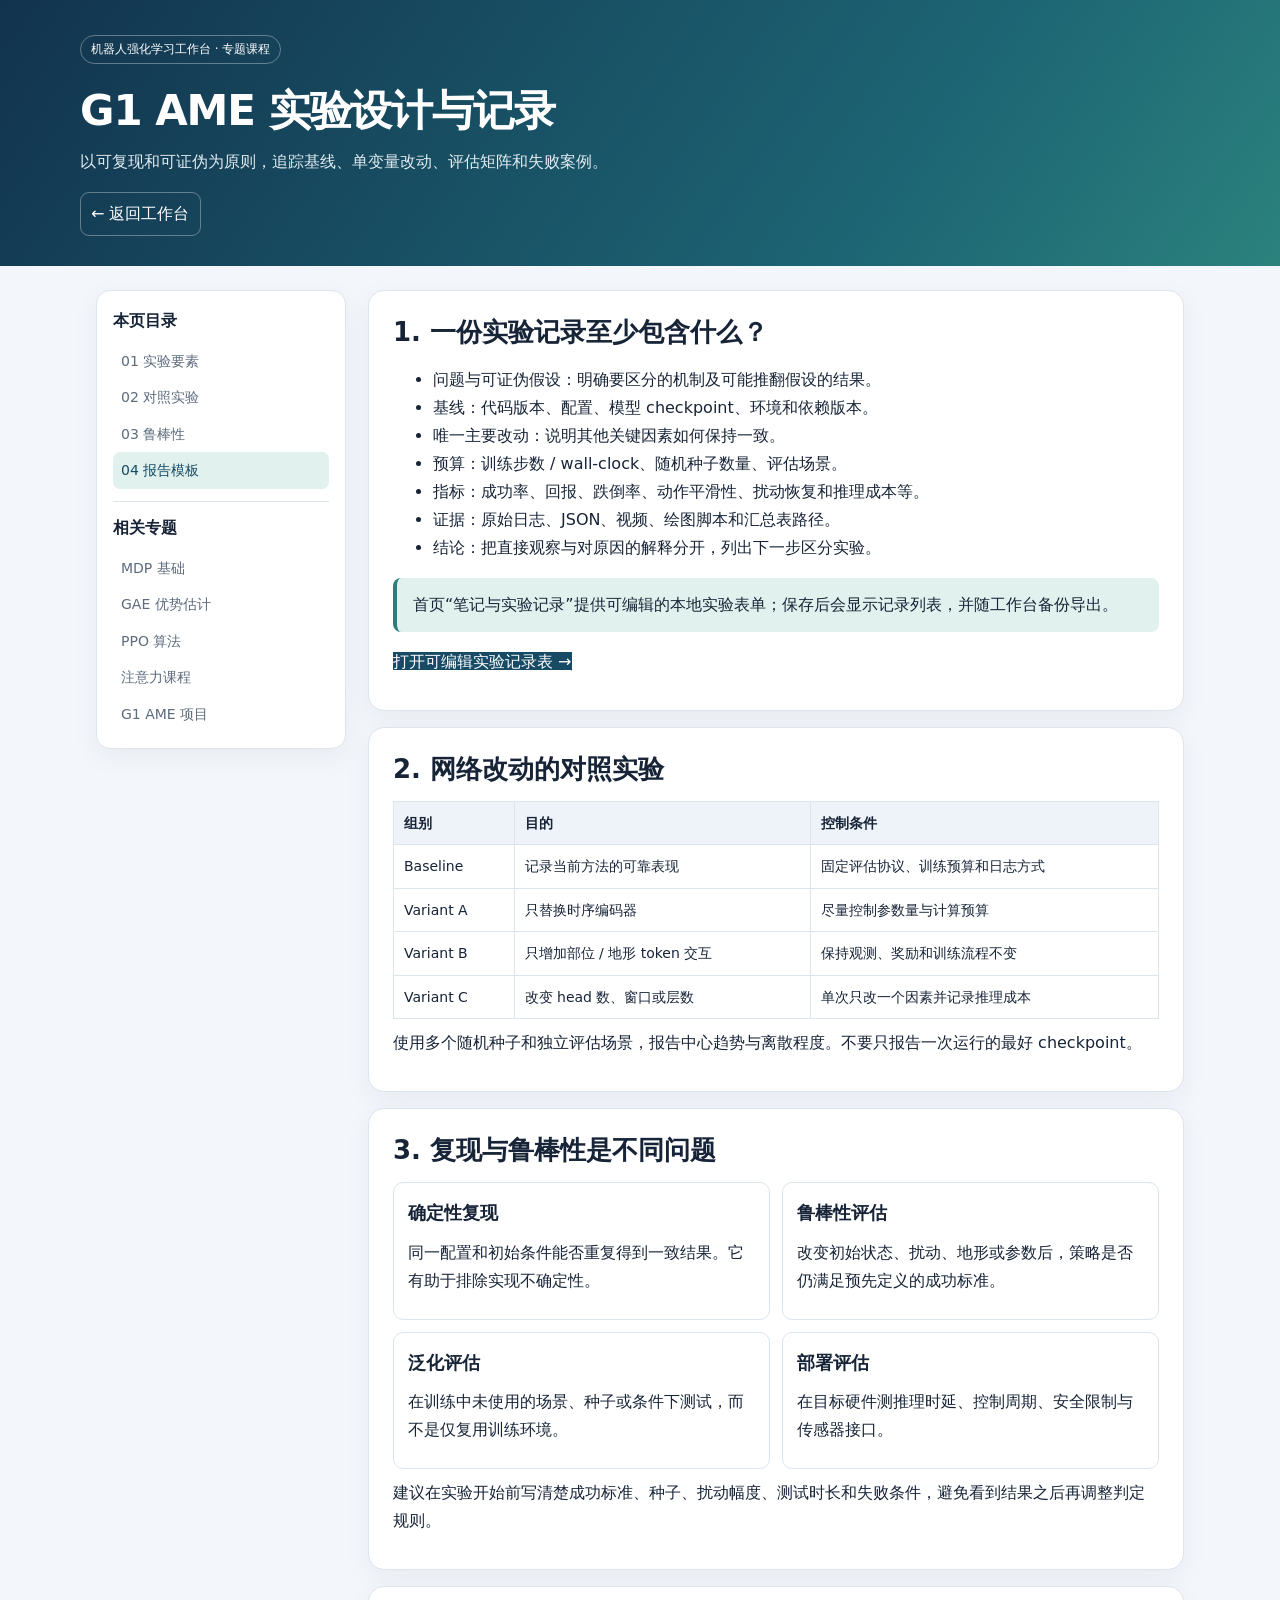
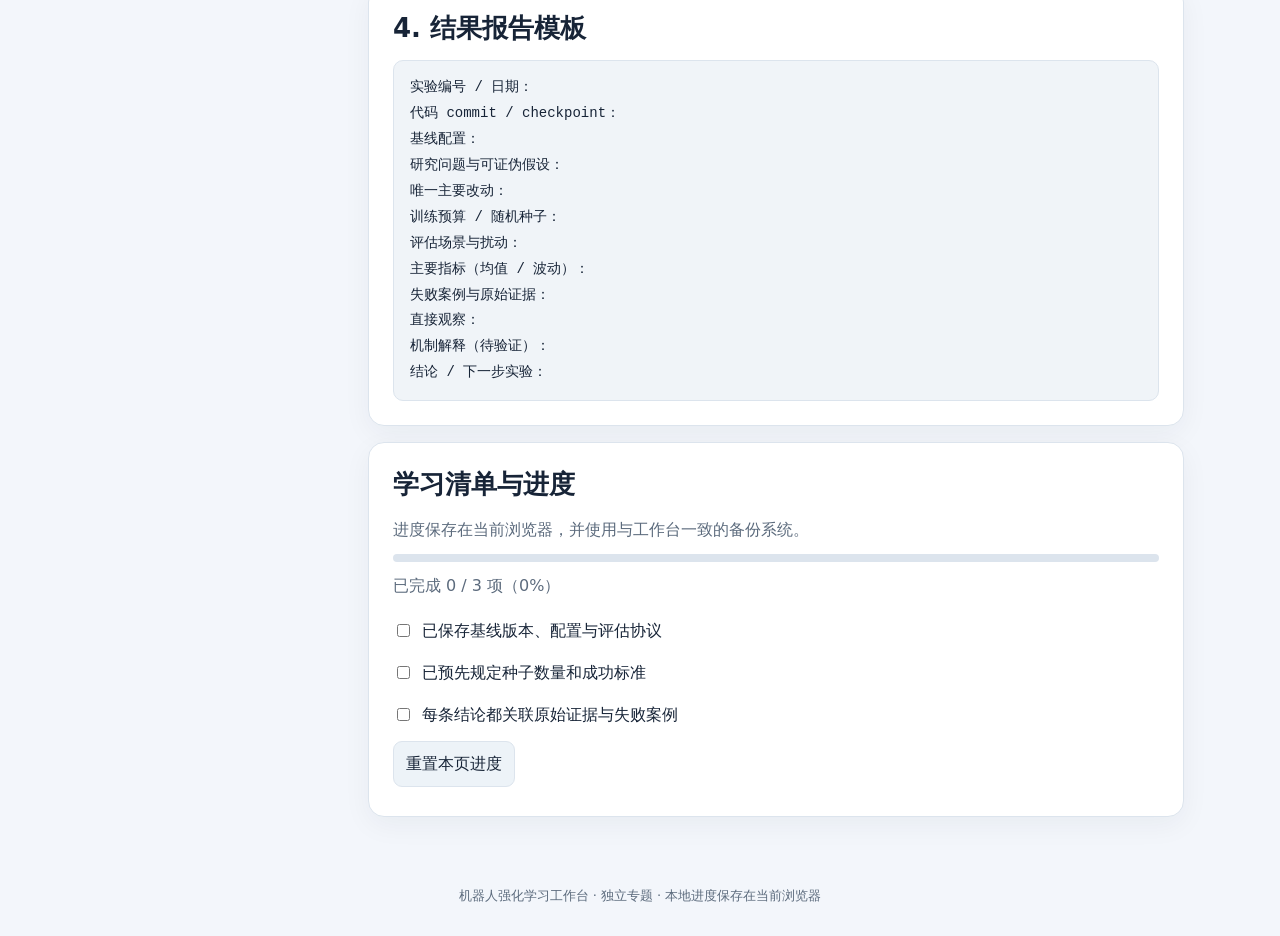
<file: g1-ame/experiments.html>
<!doctype html>
<html lang="zh-CN"><head><meta charset="utf-8"><meta name="viewport" content="width=device-width,initial-scale=1"><meta name="description" content="G1 AME 实验设计与记录：机器人强化学习学习专题。"><title>G1 AME 实验设计与记录 · 机器人强化学习工作台</title><link rel="stylesheet" href="../assets/portal.css"></head>
<body data-page-key="g1-experiments"><header><div class="wrap"><span class="tag">机器人强化学习工作台 · 专题课程</span><h1>G1 AME 实验设计与记录</h1><p>以可复现和可证伪为原则，追踪基线、单变量改动、评估矩阵和失败案例。</p><a class="back" href="../index.html#notes">← 返回工作台</a></div></header><div class="layout"><nav aria-label="本页目录"><strong>本页目录</strong><a href="#protocol">01 实验要素</a><a href="#ablation">02 对照实验</a><a href="#robust">03 鲁棒性</a><a href="#report">04 报告模板</a><hr style="border:0;border-top:1px solid var(--line);margin:12px 0"><strong>相关专题</strong><a href="../modules/mdp.html">MDP 基础</a><a href="../modules/gae.html">GAE 优势估计</a><a href="../modules/ppo.html">PPO 算法</a><a href="../modules/attention.html">注意力课程</a><a href="../g1-ame/overview.html">G1 AME 项目</a></nav><main><section class="lesson" id="protocol"><h2>1. 一份实验记录至少包含什么？</h2><ul><li>问题与可证伪假设：明确要区分的机制及可能推翻假设的结果。</li><li>基线：代码版本、配置、模型 checkpoint、环境和依赖版本。</li><li>唯一主要改动：说明其他关键因素如何保持一致。</li><li>预算：训练步数 / wall-clock、随机种子数量、评估场景。</li><li>指标：成功率、回报、跌倒率、动作平滑性、扰动恢复和推理成本等。</li><li>证据：原始日志、JSON、视频、绘图脚本和汇总表路径。</li><li>结论：把直接观察与对原因的解释分开，列出下一步区分实验。</li></ul><div class="callout">首页“笔记与实验记录”提供可编辑的本地实验表单；保存后会显示记录列表，并随工作台备份导出。</div><p><a class="back" style="background:var(--brand);border-color:var(--brand);color:white" href="../index.html#notes">打开可编辑实验记录表 →</a></p></section><section class="lesson" id="ablation"><h2>2. 网络改动的对照实验</h2><div class="tablewrap"><table><thead><tr><th>组别</th><th>目的</th><th>控制条件</th></tr></thead><tbody><tr><td>Baseline</td><td>记录当前方法的可靠表现</td><td>固定评估协议、训练预算和日志方式</td></tr><tr><td>Variant A</td><td>只替换时序编码器</td><td>尽量控制参数量与计算预算</td></tr><tr><td>Variant B</td><td>只增加部位 / 地形 token 交互</td><td>保持观测、奖励和训练流程不变</td></tr><tr><td>Variant C</td><td>改变 head 数、窗口或层数</td><td>单次只改一个因素并记录推理成本</td></tr></tbody></table></div><p>使用多个随机种子和独立评估场景，报告中心趋势与离散程度。不要只报告一次运行的最好 checkpoint。</p></section><section class="lesson" id="robust"><h2>3. 复现与鲁棒性是不同问题</h2><div class="grid"><div class="mini"><h3>确定性复现</h3><p>同一配置和初始条件能否重复得到一致结果。它有助于排除实现不确定性。</p></div><div class="mini"><h3>鲁棒性评估</h3><p>改变初始状态、扰动、地形或参数后，策略是否仍满足预先定义的成功标准。</p></div><div class="mini"><h3>泛化评估</h3><p>在训练中未使用的场景、种子或条件下测试，而不是仅复用训练环境。</p></div><div class="mini"><h3>部署评估</h3><p>在目标硬件测推理时延、控制周期、安全限制与传感器接口。</p></div></div><p>建议在实验开始前写清楚成功标准、种子、扰动幅度、测试时长和失败条件，避免看到结果之后再调整判定规则。</p></section><section class="lesson" id="report"><h2>4. 结果报告模板</h2><div class="formula">实验编号 / 日期：
代码 commit / checkpoint：
基线配置：
研究问题与可证伪假设：
唯一主要改动：
训练预算 / 随机种子：
评估场景与扰动：
主要指标（均值 / 波动）：
失败案例与原始证据：
直接观察：
机制解释（待验证）：
结论 / 下一步实验：</div></section><section class="lesson" id="checklist"><h2>学习清单与进度</h2><p class="muted">进度保存在当前浏览器，并使用与工作台一致的备份系统。</p><div class="progressbar"><span data-progress-fill></span></div><p class="muted" data-progress-text>正在读取进度…</p><div class="check"><input type="checkbox" data-check="experiments-baseline" id="e1"><label for="e1">已保存基线版本、配置与评估协议</label></div><div class="check"><input type="checkbox" data-check="experiments-seeds" id="e2"><label for="e2">已预先规定种子数量和成功标准</label></div><div class="check"><input type="checkbox" data-check="experiments-evidence" id="e3"><label for="e3">每条结论都关联原始证据与失败案例</label></div><button class="action" data-reset-progress type="button">重置本页进度</button></section></main></div><div class="footer">机器人强化学习工作台 · 独立专题 · 本地进度保存在当前浏览器</div><script src="../assets/portal.js"></script><script src="../assets/interactive.js"></script></body></html>
</file>
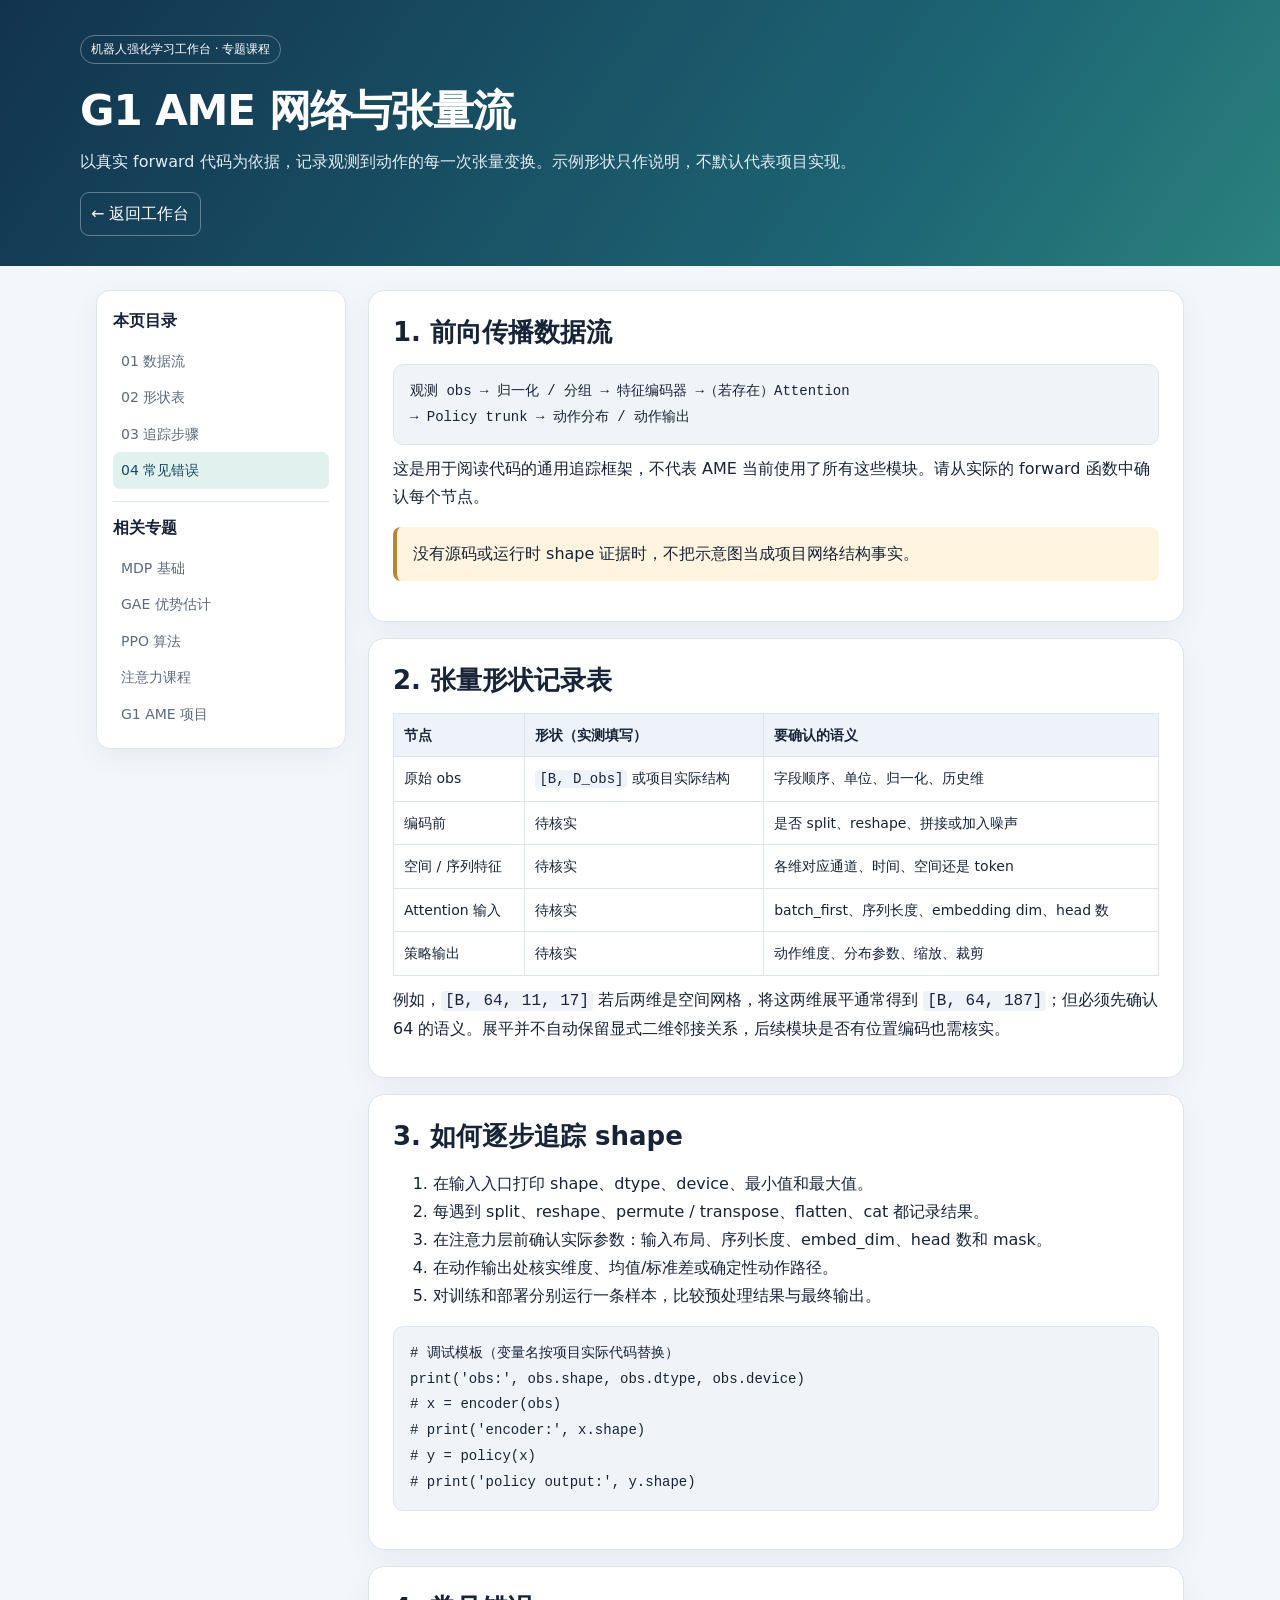
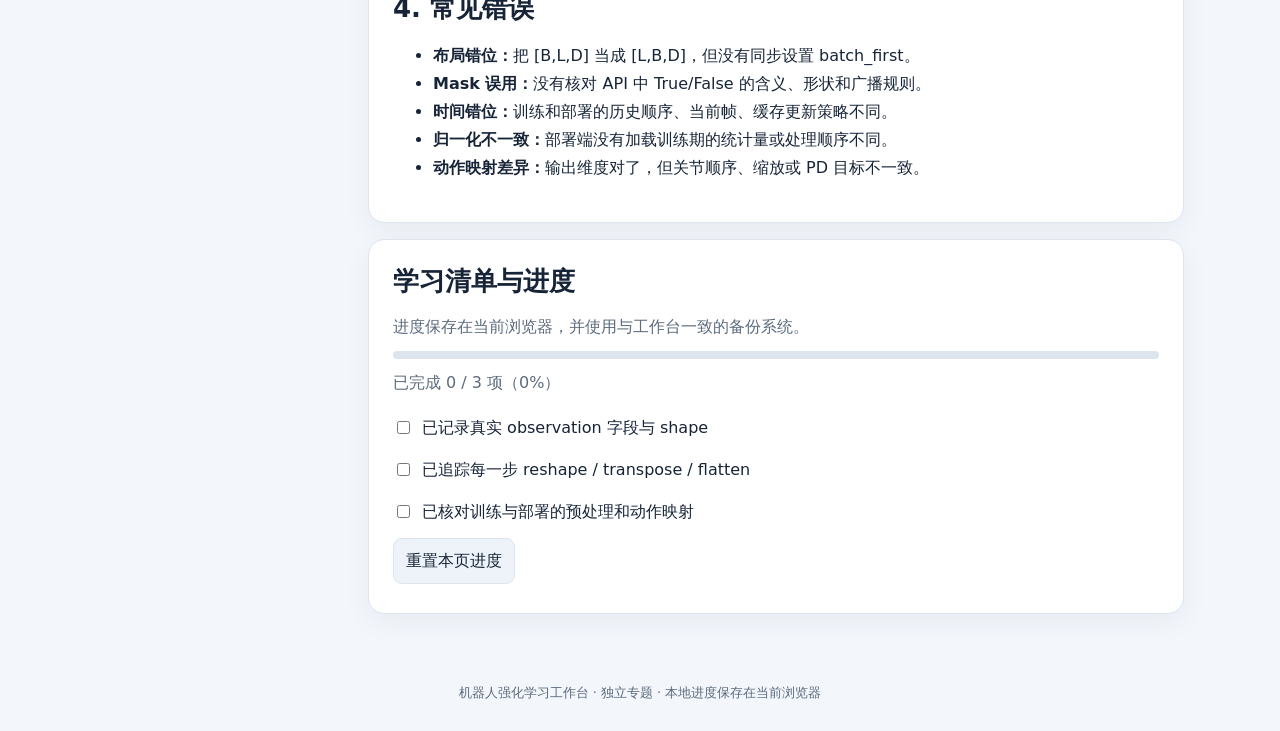
<file: g1-ame/network.html>
<!doctype html>
<html lang="zh-CN"><head><meta charset="utf-8"><meta name="viewport" content="width=device-width,initial-scale=1"><meta name="description" content="G1 AME 网络与张量流：机器人强化学习学习专题。"><title>G1 AME 网络与张量流 · 机器人强化学习工作台</title><link rel="stylesheet" href="../assets/portal.css"></head>
<body data-page-key="g1-network"><header><div class="wrap"><span class="tag">机器人强化学习工作台 · 专题课程</span><h1>G1 AME 网络与张量流</h1><p>以真实 forward 代码为依据，记录观测到动作的每一次张量变换。示例形状只作说明，不默认代表项目实现。</p><a class="back" href="../index.html#ame">← 返回工作台</a></div></header><div class="layout"><nav aria-label="本页目录"><strong>本页目录</strong><a href="#pipeline">01 数据流</a><a href="#shape">02 形状表</a><a href="#trace">03 追踪步骤</a><a href="#pitfalls">04 常见错误</a><hr style="border:0;border-top:1px solid var(--line);margin:12px 0"><strong>相关专题</strong><a href="../modules/mdp.html">MDP 基础</a><a href="../modules/gae.html">GAE 优势估计</a><a href="../modules/ppo.html">PPO 算法</a><a href="../modules/attention.html">注意力课程</a><a href="../g1-ame/overview.html">G1 AME 项目</a></nav><main><section class="lesson" id="pipeline"><h2>1. 前向传播数据流</h2><div class="formula">观测 obs → 归一化 / 分组 → 特征编码器 →（若存在）Attention
→ Policy trunk → 动作分布 / 动作输出</div><p>这是用于阅读代码的通用追踪框架，不代表 AME 当前使用了所有这些模块。请从实际的 forward 函数中确认每个节点。</p><div class="callout warning">没有源码或运行时 shape 证据时，不把示意图当成项目网络结构事实。</div></section><section class="lesson" id="shape"><h2>2. 张量形状记录表</h2><div class="tablewrap"><table><thead><tr><th>节点</th><th>形状（实测填写）</th><th>要确认的语义</th></tr></thead><tbody><tr><td>原始 obs</td><td><code>[B, D_obs]</code> 或项目实际结构</td><td>字段顺序、单位、归一化、历史维</td></tr><tr><td>编码前</td><td>待核实</td><td>是否 split、reshape、拼接或加入噪声</td></tr><tr><td>空间 / 序列特征</td><td>待核实</td><td>各维对应通道、时间、空间还是 token</td></tr><tr><td>Attention 输入</td><td>待核实</td><td>batch_first、序列长度、embedding dim、head 数</td></tr><tr><td>策略输出</td><td>待核实</td><td>动作维度、分布参数、缩放、裁剪</td></tr></tbody></table></div><p>例如，<code>[B, 64, 11, 17]</code> 若后两维是空间网格，将这两维展平通常得到 <code>[B, 64, 187]</code>；但必须先确认 64 的语义。展平并不自动保留显式二维邻接关系，后续模块是否有位置编码也需核实。</p></section><section class="lesson" id="trace"><h2>3. 如何逐步追踪 shape</h2><ol><li>在输入入口打印 shape、dtype、device、最小值和最大值。</li><li>每遇到 split、reshape、permute / transpose、flatten、cat 都记录结果。</li><li>在注意力层前确认实际参数：输入布局、序列长度、embed_dim、head 数和 mask。</li><li>在动作输出处核实维度、均值/标准差或确定性动作路径。</li><li>对训练和部署分别运行一条样本，比较预处理结果与最终输出。</li></ol><pre class="code"># 调试模板（变量名按项目实际代码替换）
print('obs:', obs.shape, obs.dtype, obs.device)
# x = encoder(obs)
# print('encoder:', x.shape)
# y = policy(x)
# print('policy output:', y.shape)</pre></section><section class="lesson" id="pitfalls"><h2>4. 常见错误</h2><ul><li><b>布局错位：</b>把 [B,L,D] 当成 [L,B,D]，但没有同步设置 batch_first。</li><li><b>Mask 误用：</b>没有核对 API 中 True/False 的含义、形状和广播规则。</li><li><b>时间错位：</b>训练和部署的历史顺序、当前帧、缓存更新策略不同。</li><li><b>归一化不一致：</b>部署端没有加载训练期的统计量或处理顺序不同。</li><li><b>动作映射差异：</b>输出维度对了，但关节顺序、缩放或 PD 目标不一致。</li></ul></section><section class="lesson" id="checklist"><h2>学习清单与进度</h2><p class="muted">进度保存在当前浏览器，并使用与工作台一致的备份系统。</p><div class="progressbar"><span data-progress-fill></span></div><p class="muted" data-progress-text>正在读取进度…</p><div class="check"><input type="checkbox" data-check="network-obs" id="n1"><label for="n1">已记录真实 observation 字段与 shape</label></div><div class="check"><input type="checkbox" data-check="network-forward" id="n2"><label for="n2">已追踪每一步 reshape / transpose / flatten</label></div><div class="check"><input type="checkbox" data-check="network-deploy" id="n3"><label for="n3">已核对训练与部署的预处理和动作映射</label></div><button class="action" data-reset-progress type="button">重置本页进度</button></section></main></div><div class="footer">机器人强化学习工作台 · 独立专题 · 本地进度保存在当前浏览器</div><script src="../assets/portal.js"></script><script src="../assets/interactive.js"></script></body></html>
</file>
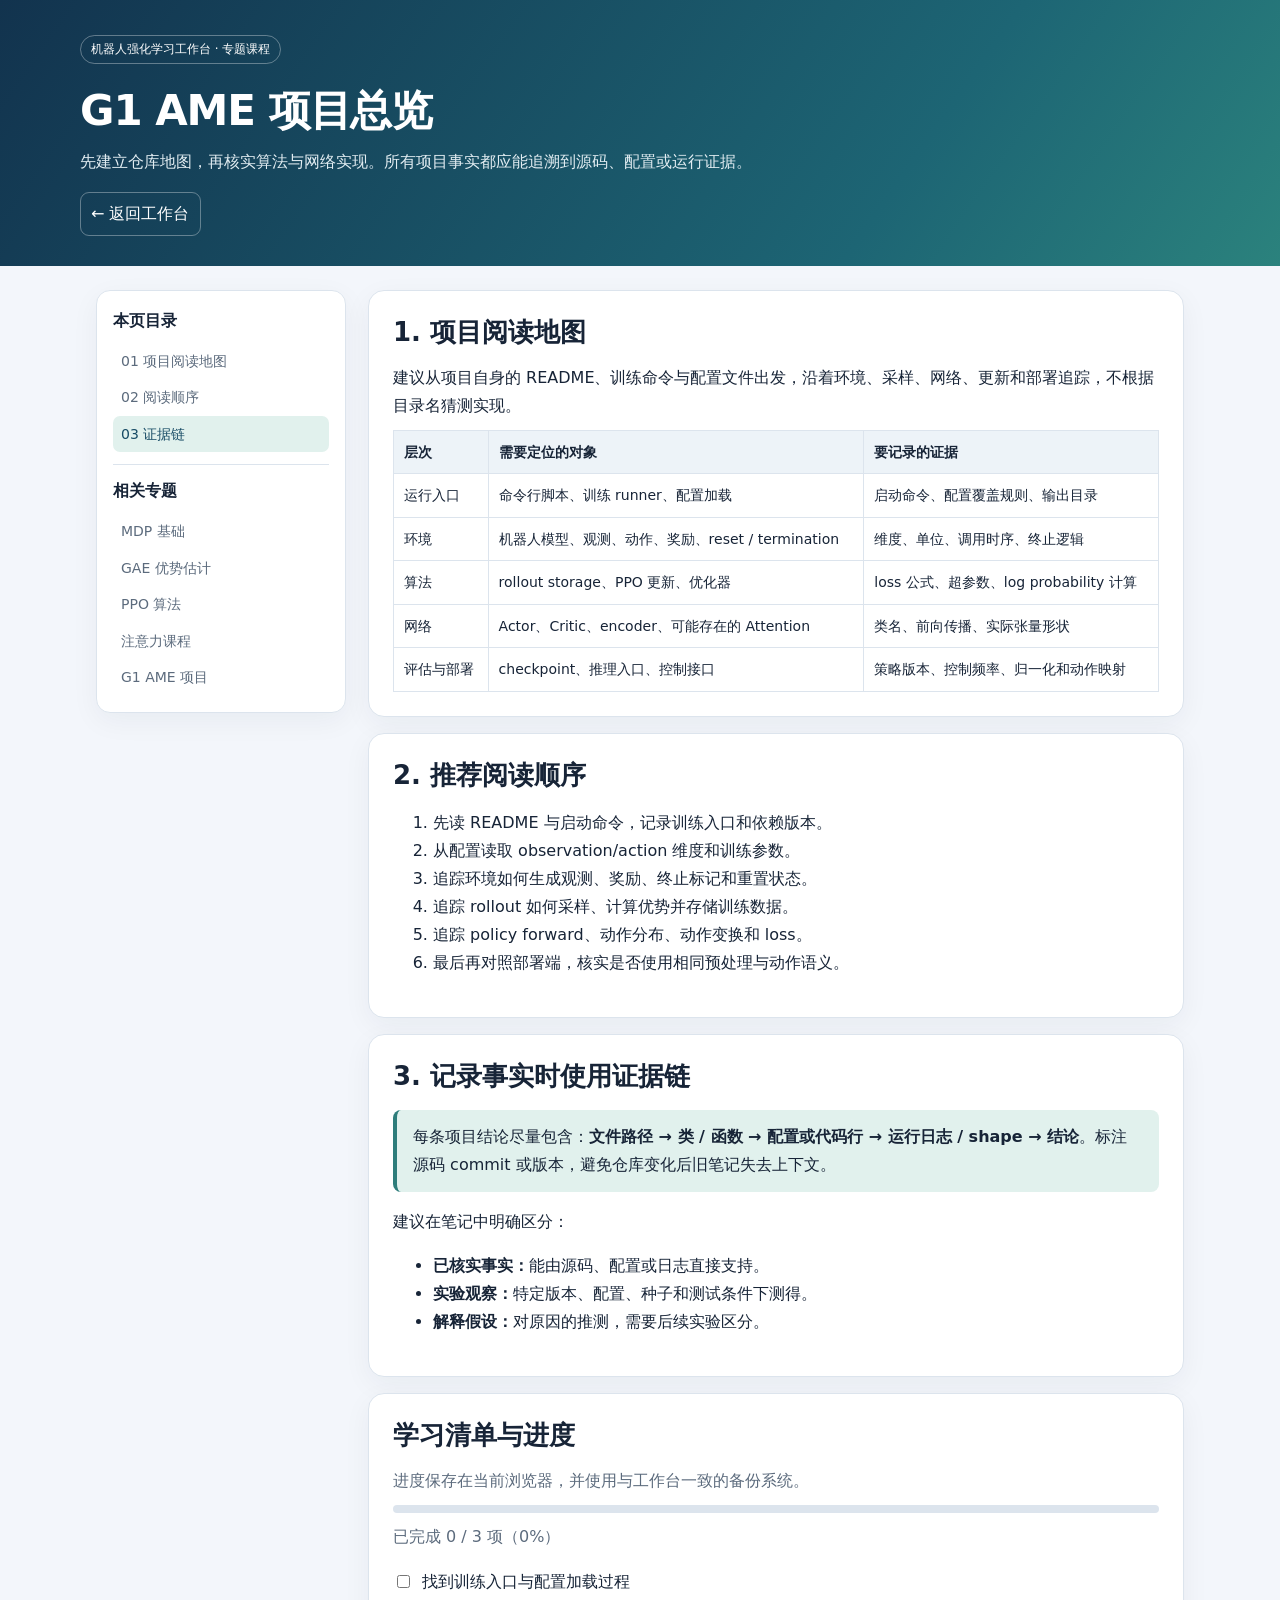
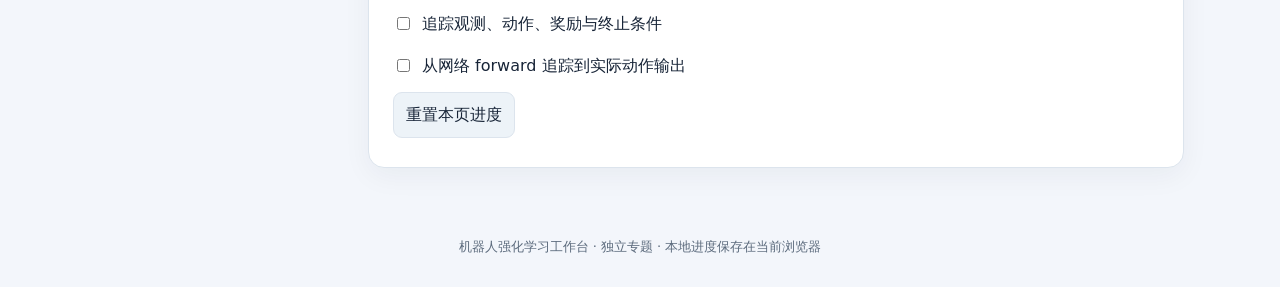
<file: g1-ame/overview.html>
<!doctype html>
<html lang="zh-CN"><head><meta charset="utf-8"><meta name="viewport" content="width=device-width,initial-scale=1"><meta name="description" content="G1 AME 项目总览：机器人强化学习学习专题。"><title>G1 AME 项目总览 · 机器人强化学习工作台</title><link rel="stylesheet" href="../assets/portal.css"></head>
<body data-page-key="g1-overview"><header><div class="wrap"><span class="tag">机器人强化学习工作台 · 专题课程</span><h1>G1 AME 项目总览</h1><p>先建立仓库地图，再核实算法与网络实现。所有项目事实都应能追溯到源码、配置或运行证据。</p><a class="back" href="../index.html#home">← 返回工作台</a></div></header><div class="layout"><nav aria-label="本页目录"><strong>本页目录</strong><a href="#map">01 项目阅读地图</a><a href="#read">02 阅读顺序</a><a href="#evidence">03 证据链</a><hr style="border:0;border-top:1px solid var(--line);margin:12px 0"><strong>相关专题</strong><a href="../modules/mdp.html">MDP 基础</a><a href="../modules/gae.html">GAE 优势估计</a><a href="../modules/ppo.html">PPO 算法</a><a href="../modules/attention.html">注意力课程</a><a href="../g1-ame/overview.html">G1 AME 项目</a></nav><main><section class="lesson" id="map"><h2>1. 项目阅读地图</h2><p>建议从项目自身的 README、训练命令与配置文件出发，沿着环境、采样、网络、更新和部署追踪，不根据目录名猜测实现。</p><div class="tablewrap"><table><thead><tr><th>层次</th><th>需要定位的对象</th><th>要记录的证据</th></tr></thead><tbody><tr><td>运行入口</td><td>命令行脚本、训练 runner、配置加载</td><td>启动命令、配置覆盖规则、输出目录</td></tr><tr><td>环境</td><td>机器人模型、观测、动作、奖励、reset / termination</td><td>维度、单位、调用时序、终止逻辑</td></tr><tr><td>算法</td><td>rollout storage、PPO 更新、优化器</td><td>loss 公式、超参数、log probability 计算</td></tr><tr><td>网络</td><td>Actor、Critic、encoder、可能存在的 Attention</td><td>类名、前向传播、实际张量形状</td></tr><tr><td>评估与部署</td><td>checkpoint、推理入口、控制接口</td><td>策略版本、控制频率、归一化和动作映射</td></tr></tbody></table></div></section><section class="lesson" id="read"><h2>2. 推荐阅读顺序</h2><ol><li>先读 README 与启动命令，记录训练入口和依赖版本。</li><li>从配置读取 observation/action 维度和训练参数。</li><li>追踪环境如何生成观测、奖励、终止标记和重置状态。</li><li>追踪 rollout 如何采样、计算优势并存储训练数据。</li><li>追踪 policy forward、动作分布、动作变换和 loss。</li><li>最后再对照部署端，核实是否使用相同预处理与动作语义。</li></ol></section><section class="lesson" id="evidence"><h2>3. 记录事实时使用证据链</h2><div class="callout">每条项目结论尽量包含：<b>文件路径 → 类 / 函数 → 配置或代码行 → 运行日志 / shape → 结论</b>。标注源码 commit 或版本，避免仓库变化后旧笔记失去上下文。</div><p>建议在笔记中明确区分：</p><ul><li><b>已核实事实：</b>能由源码、配置或日志直接支持。</li><li><b>实验观察：</b>特定版本、配置、种子和测试条件下测得。</li><li><b>解释假设：</b>对原因的推测，需要后续实验区分。</li></ul></section><section class="lesson" id="checklist"><h2>学习清单与进度</h2><p class="muted">进度保存在当前浏览器，并使用与工作台一致的备份系统。</p><div class="progressbar"><span data-progress-fill></span></div><p class="muted" data-progress-text>正在读取进度…</p><div class="check"><input type="checkbox" data-check="overview-entry" id="o1"><label for="o1">找到训练入口与配置加载过程</label></div><div class="check"><input type="checkbox" data-check="overview-env" id="o2"><label for="o2">追踪观测、动作、奖励与终止条件</label></div><div class="check"><input type="checkbox" data-check="overview-policy" id="o3"><label for="o3">从网络 forward 追踪到实际动作输出</label></div><button class="action" data-reset-progress type="button">重置本页进度</button></section></main></div><div class="footer">机器人强化学习工作台 · 独立专题 · 本地进度保存在当前浏览器</div><script src="../assets/portal.js"></script><script src="../assets/interactive.js"></script></body></html>
</file>
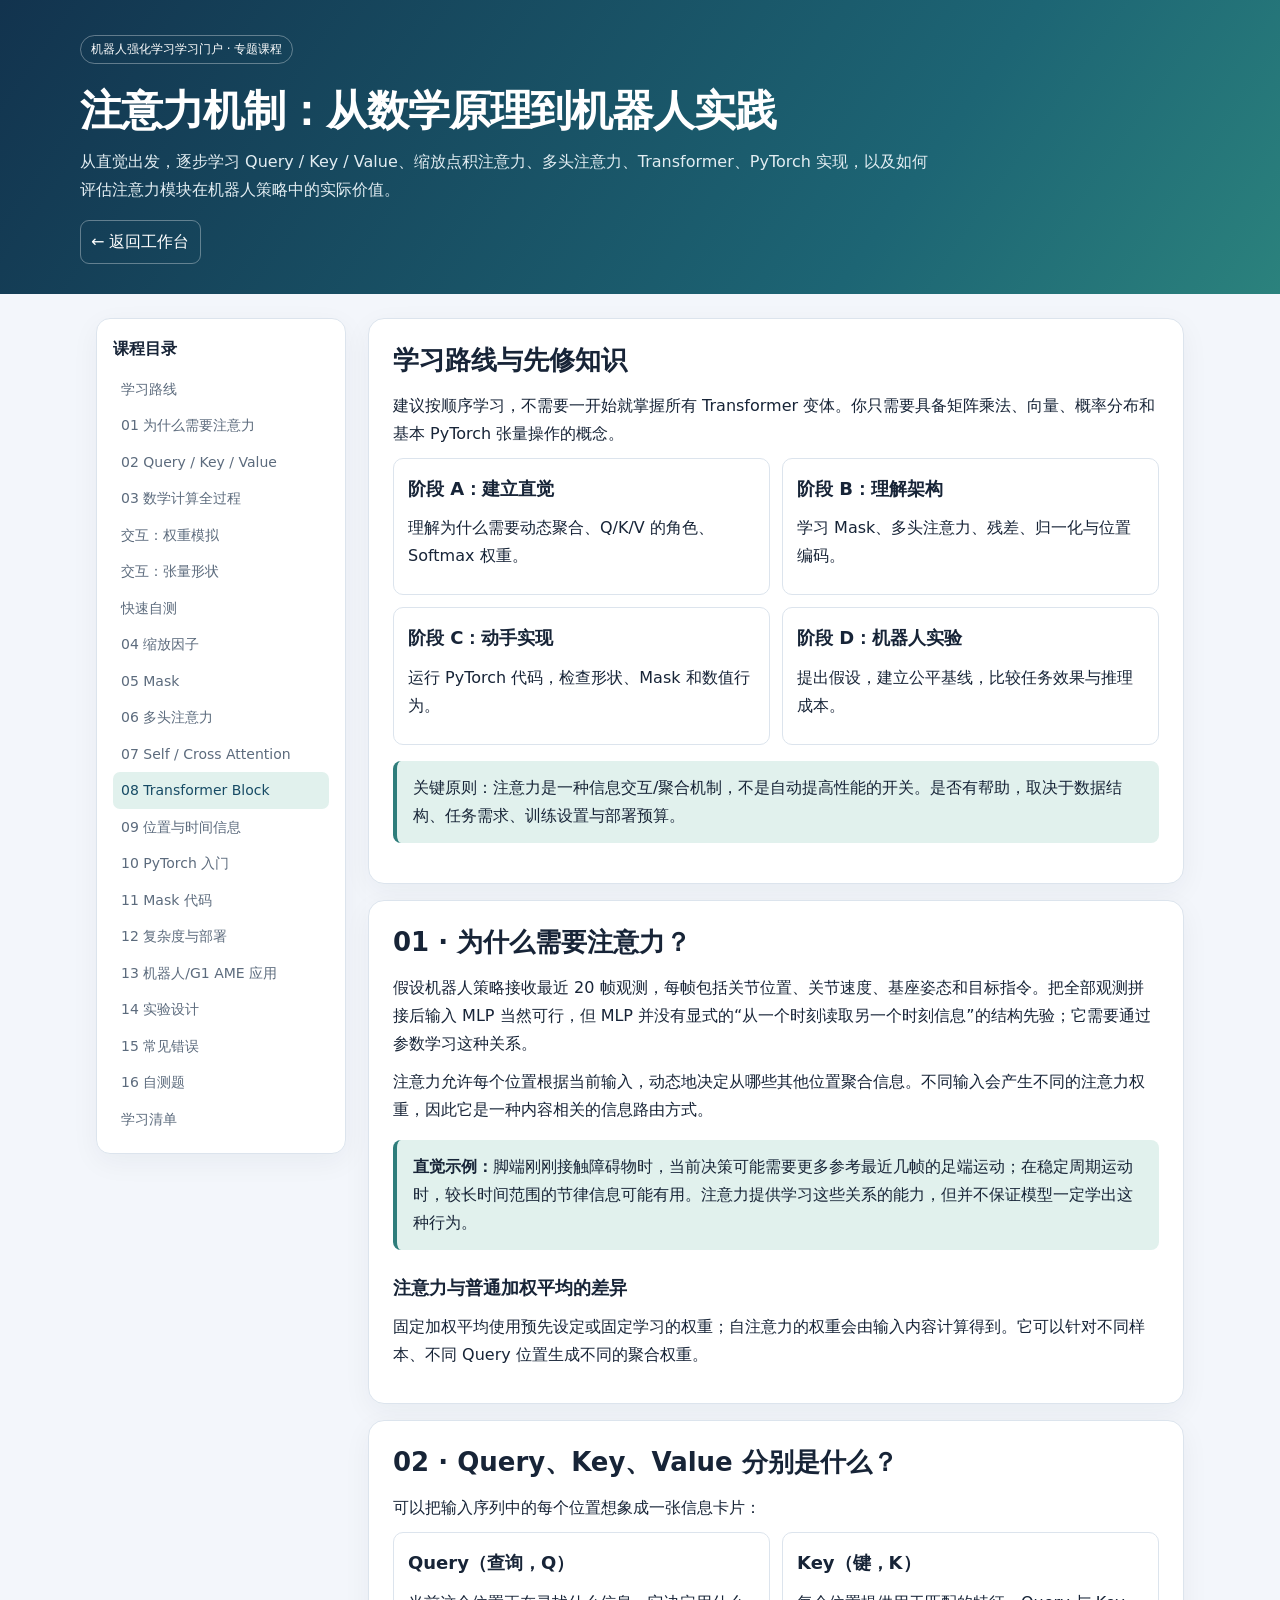
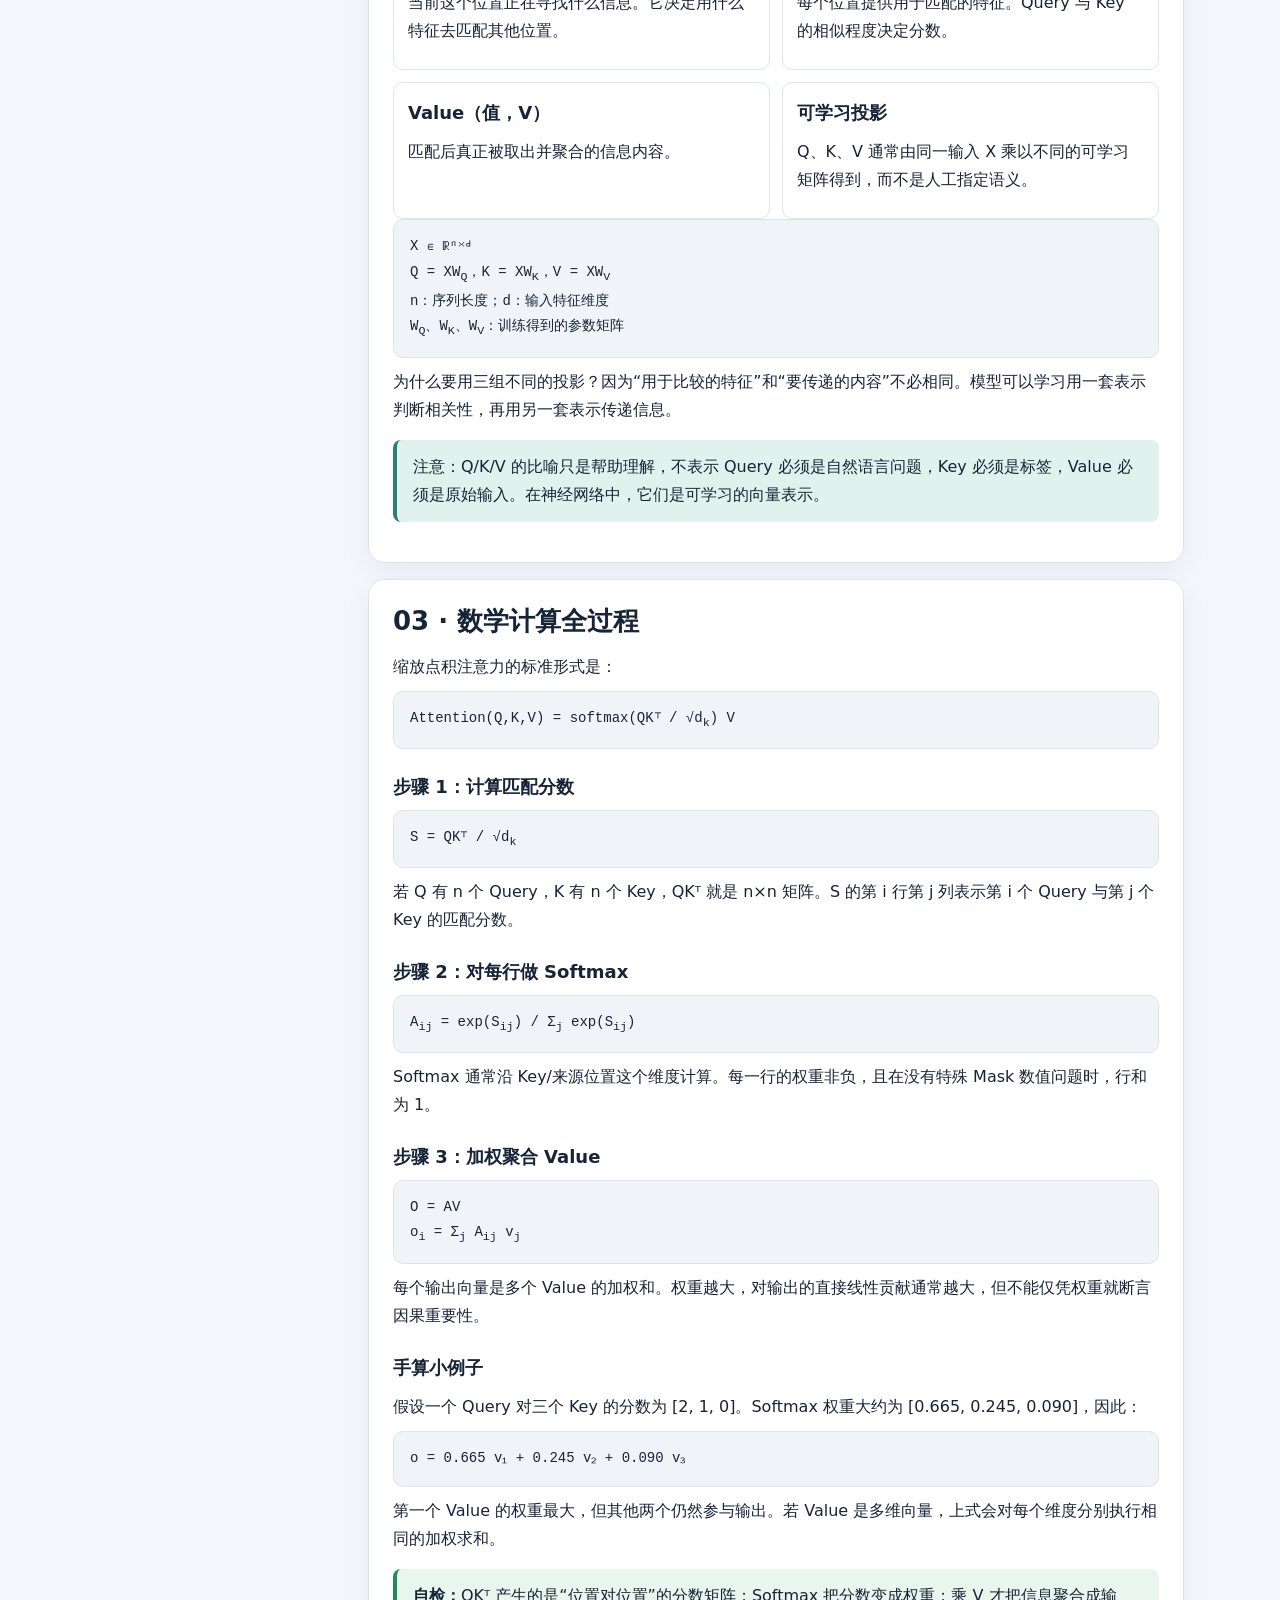
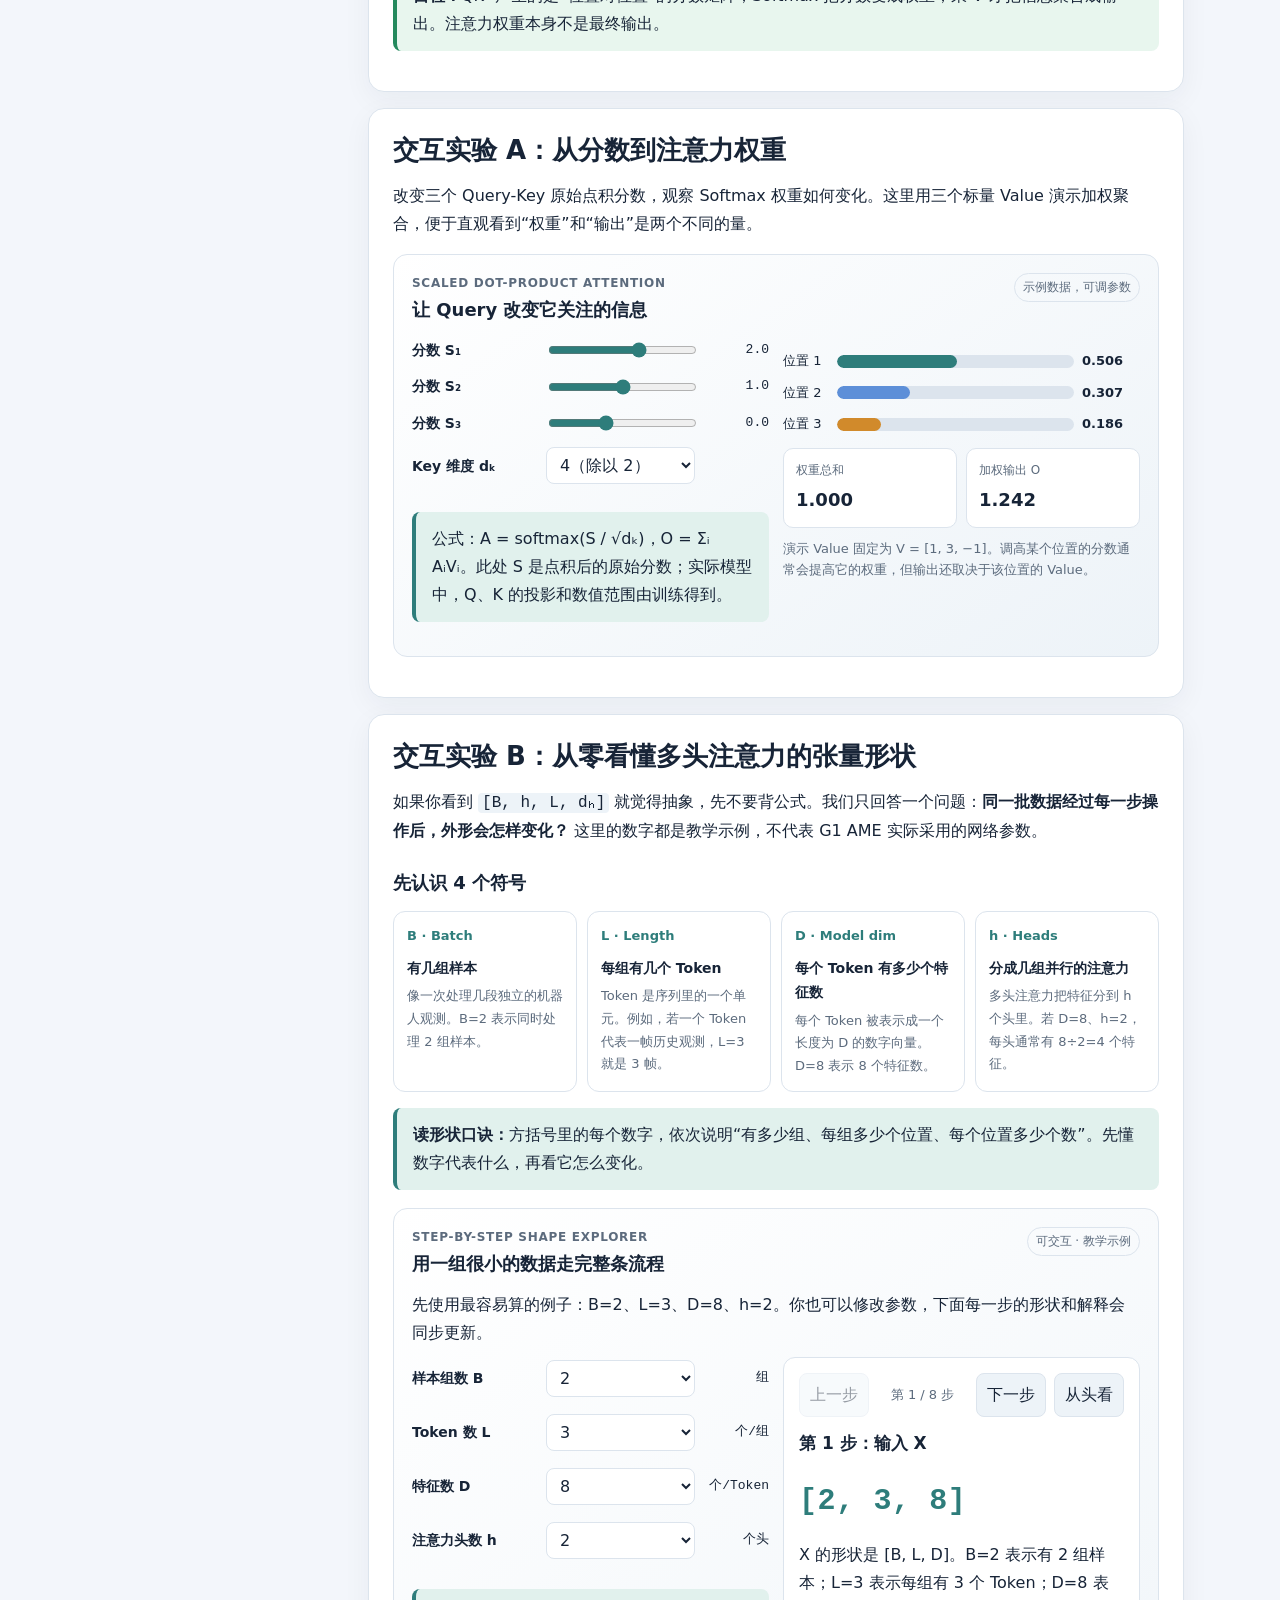
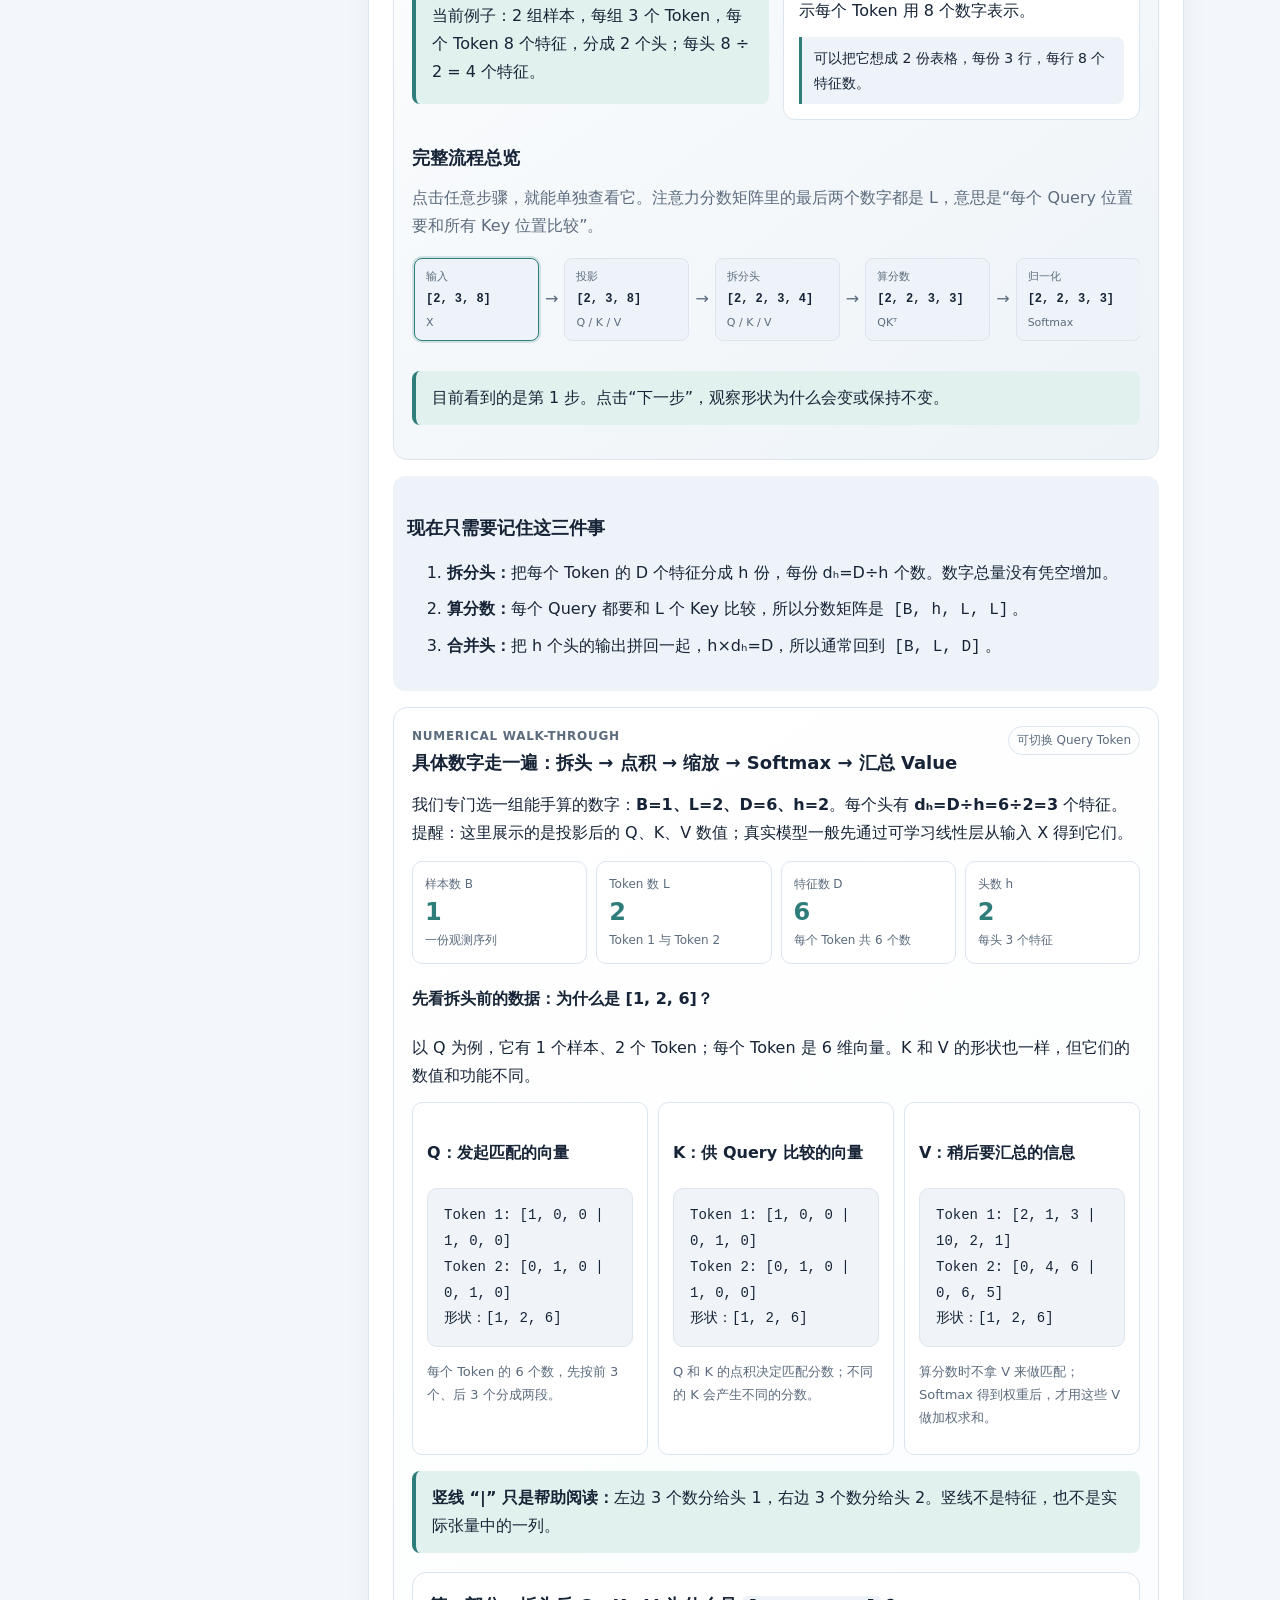
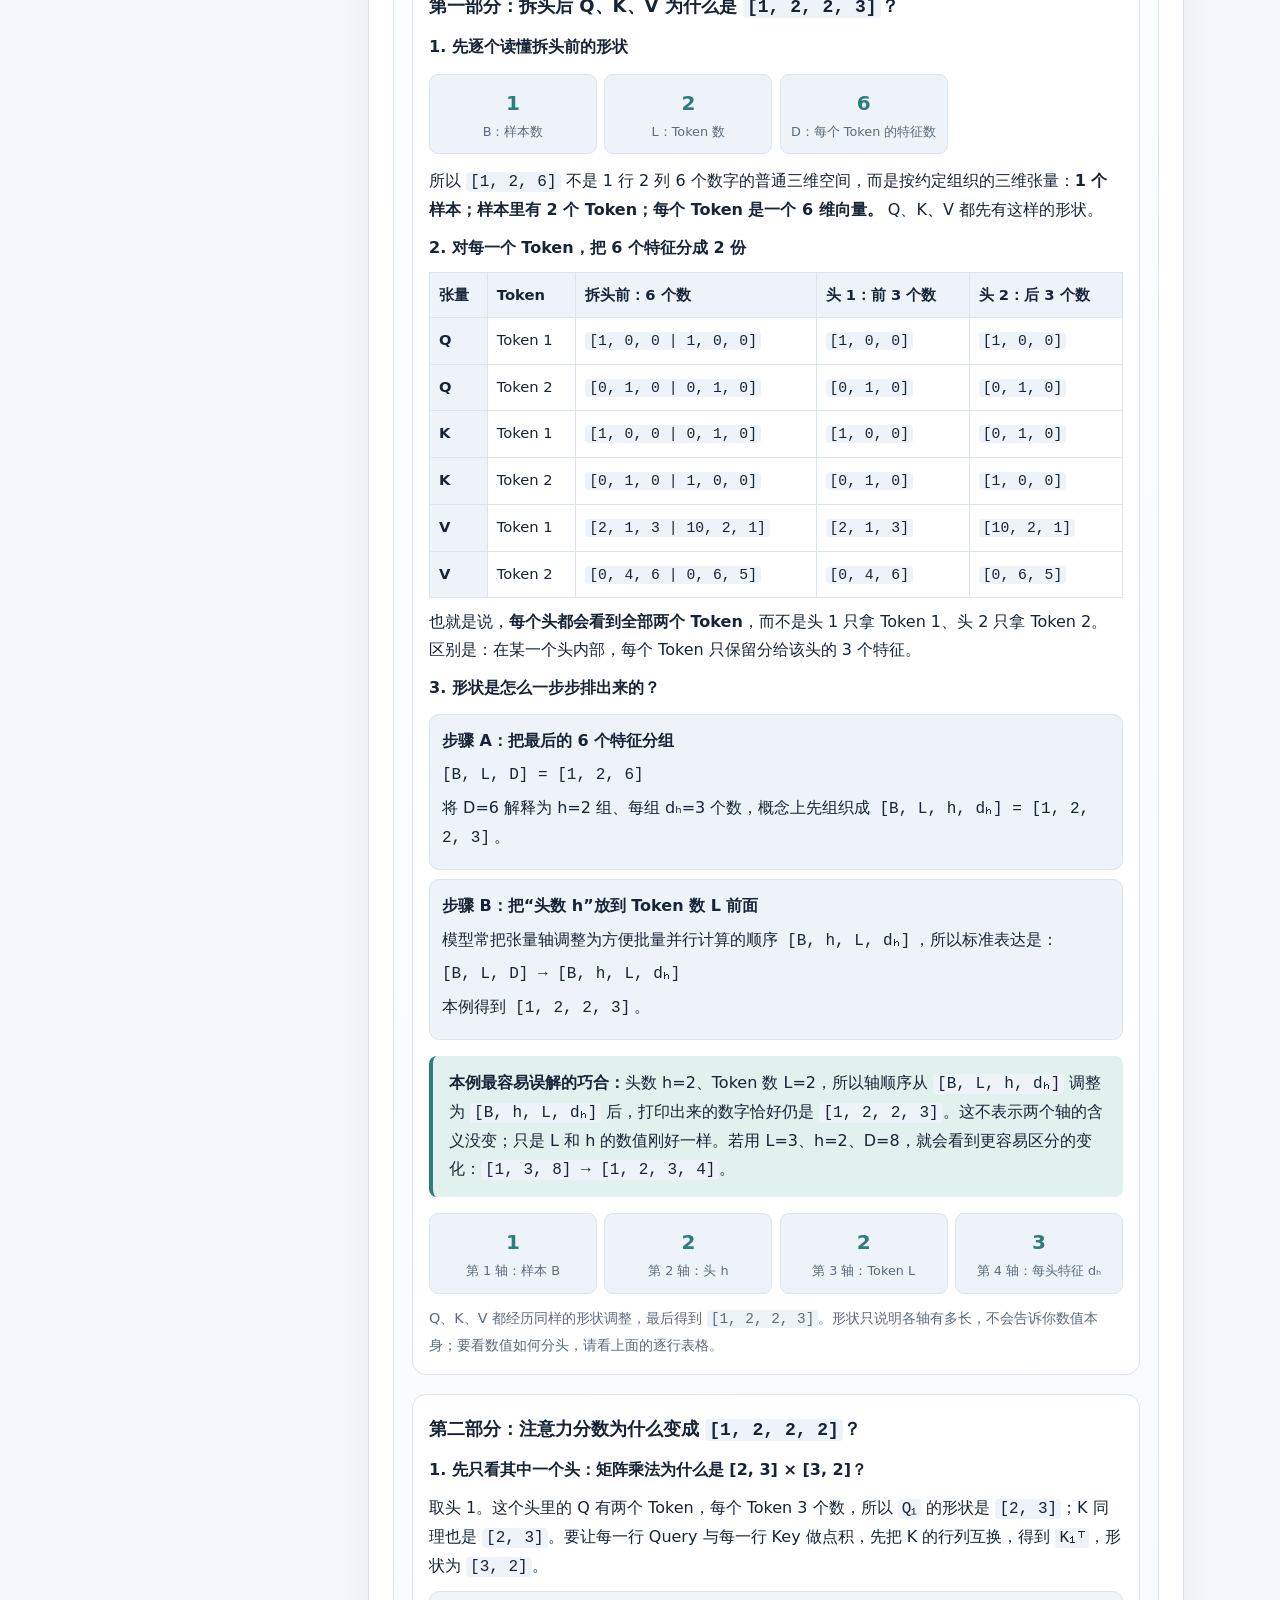
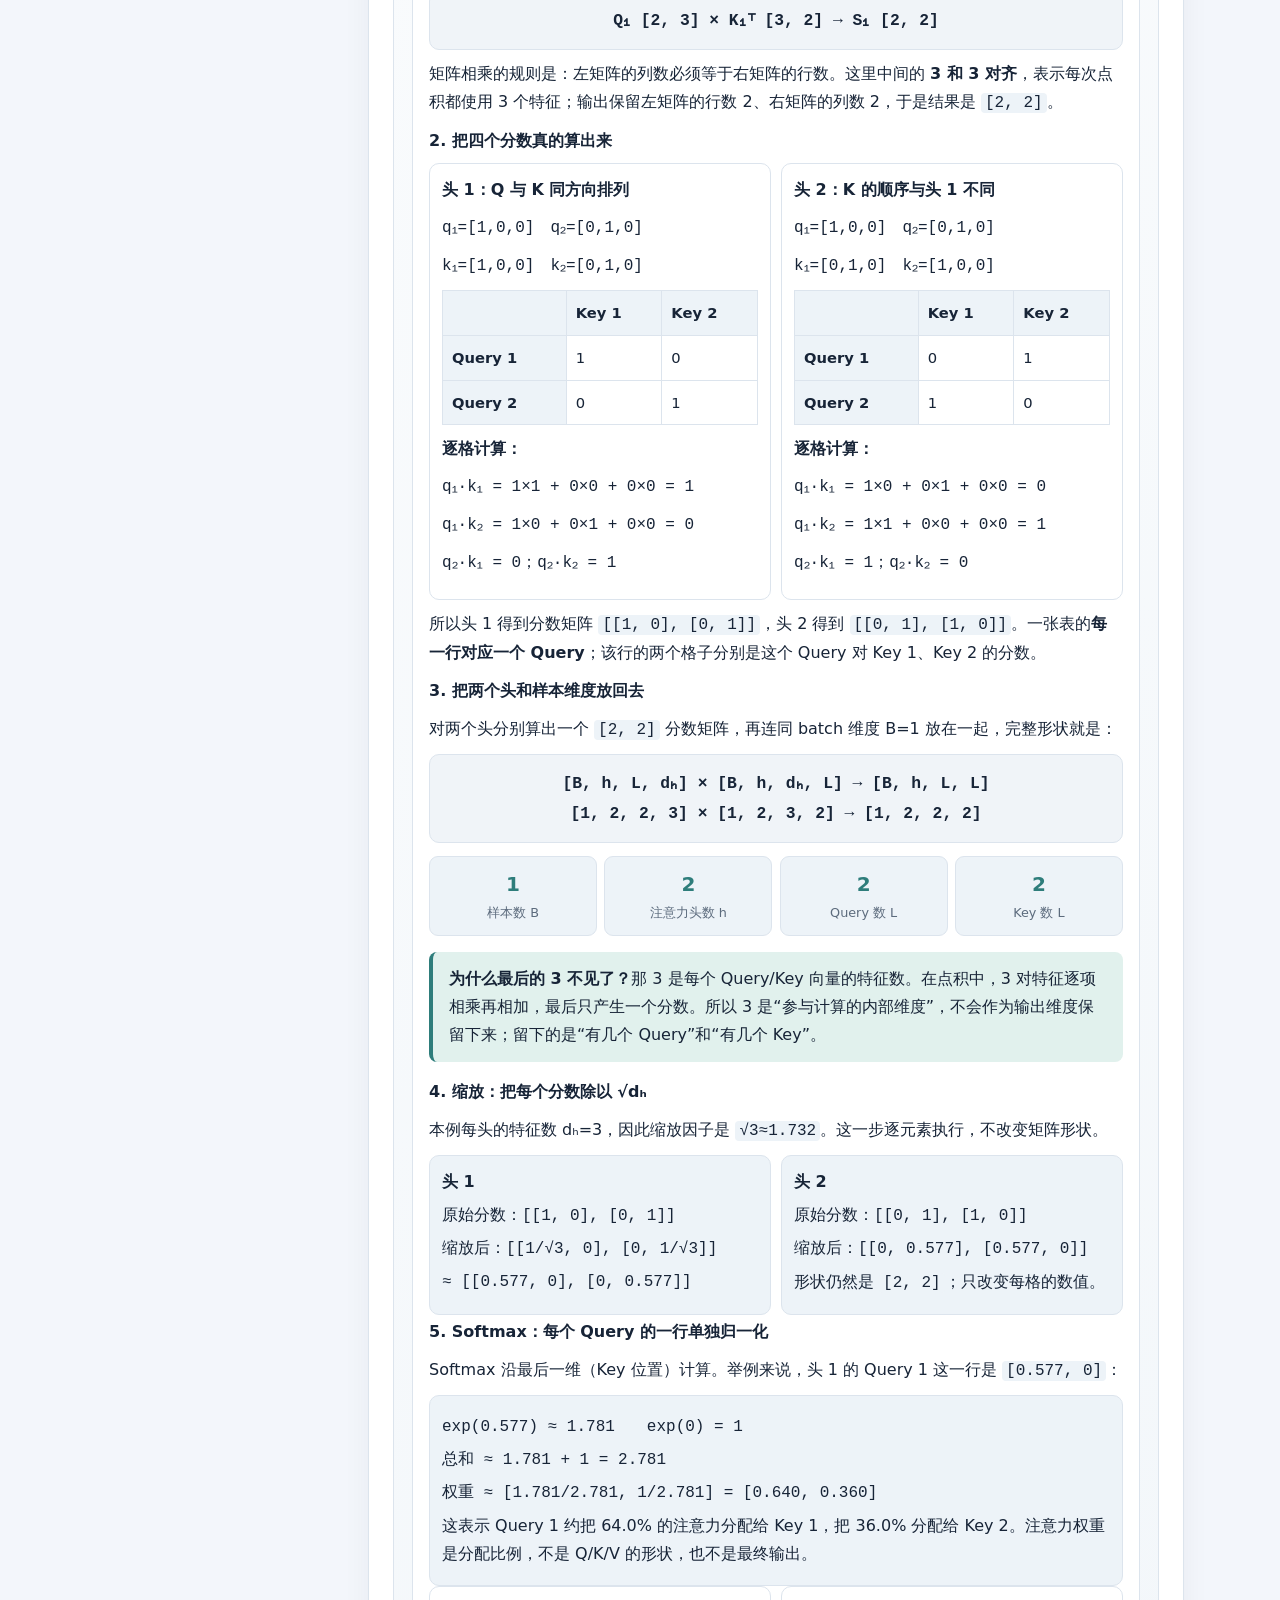
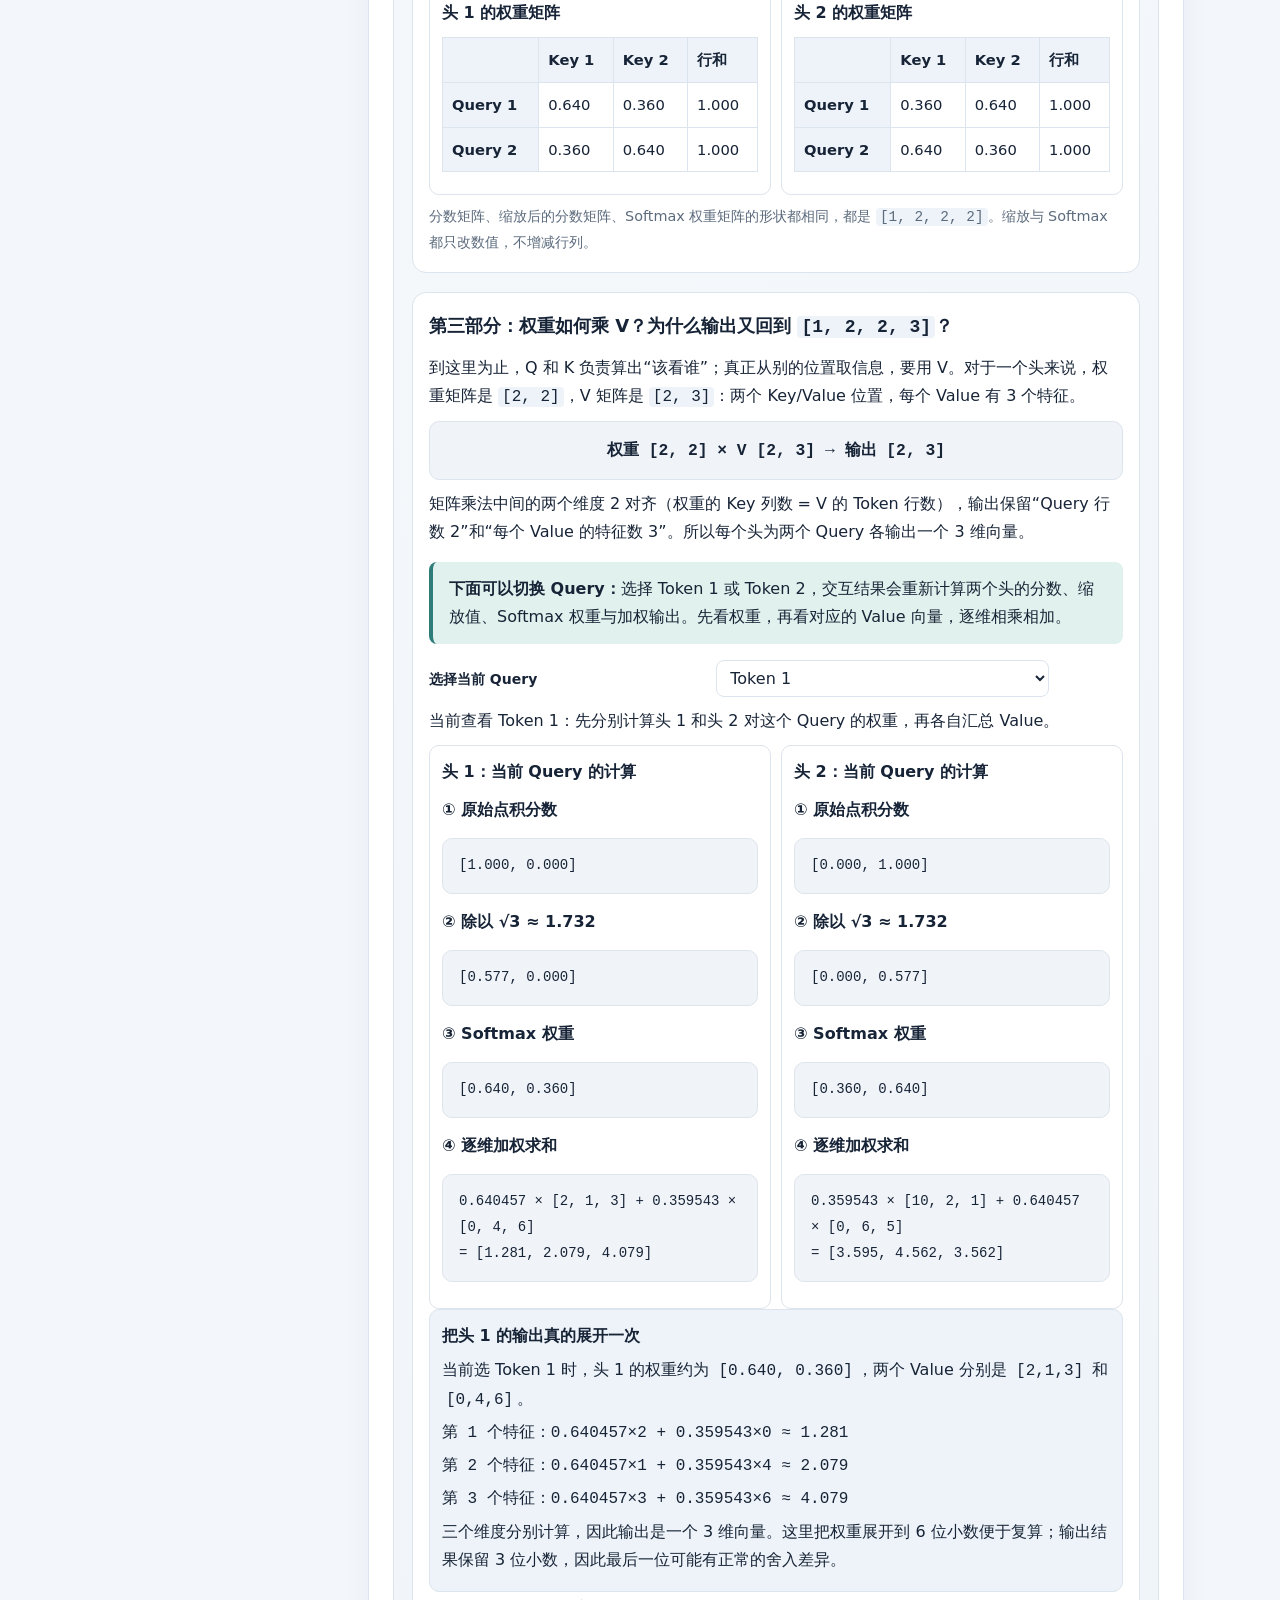
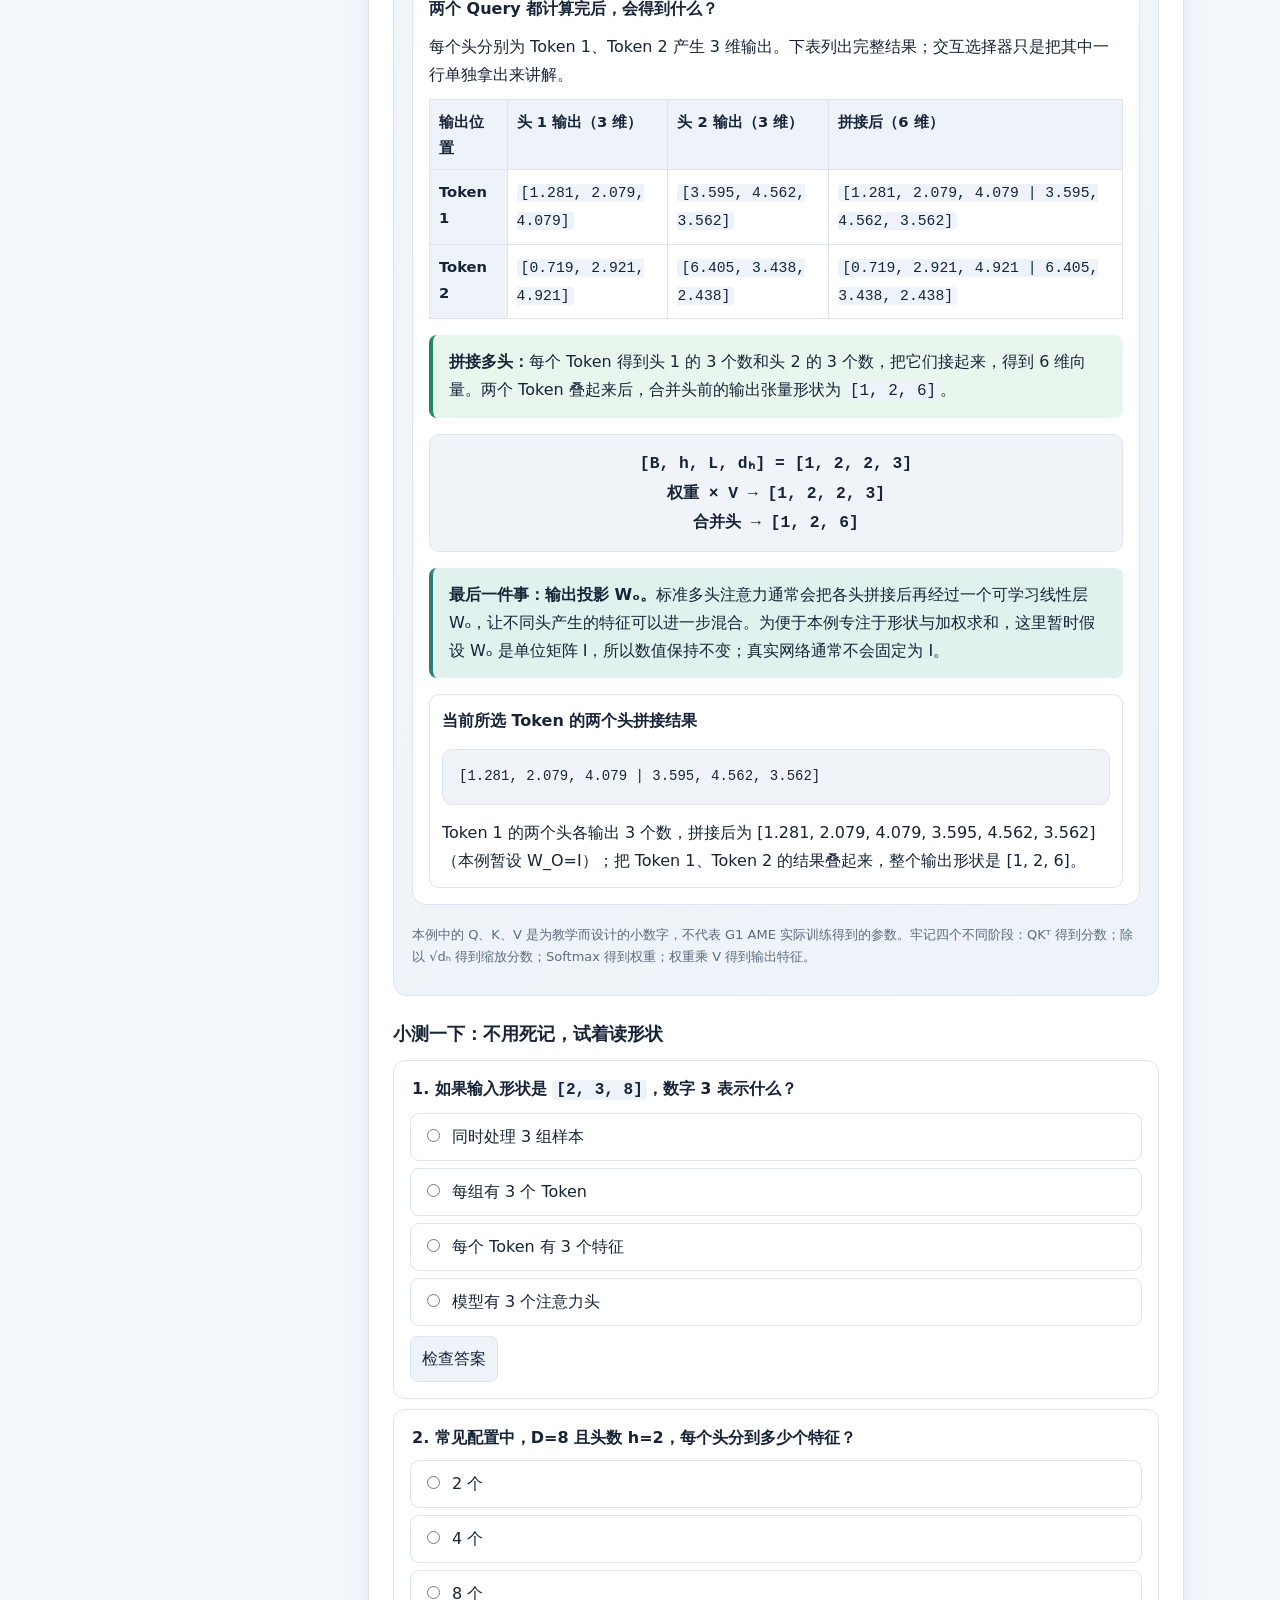
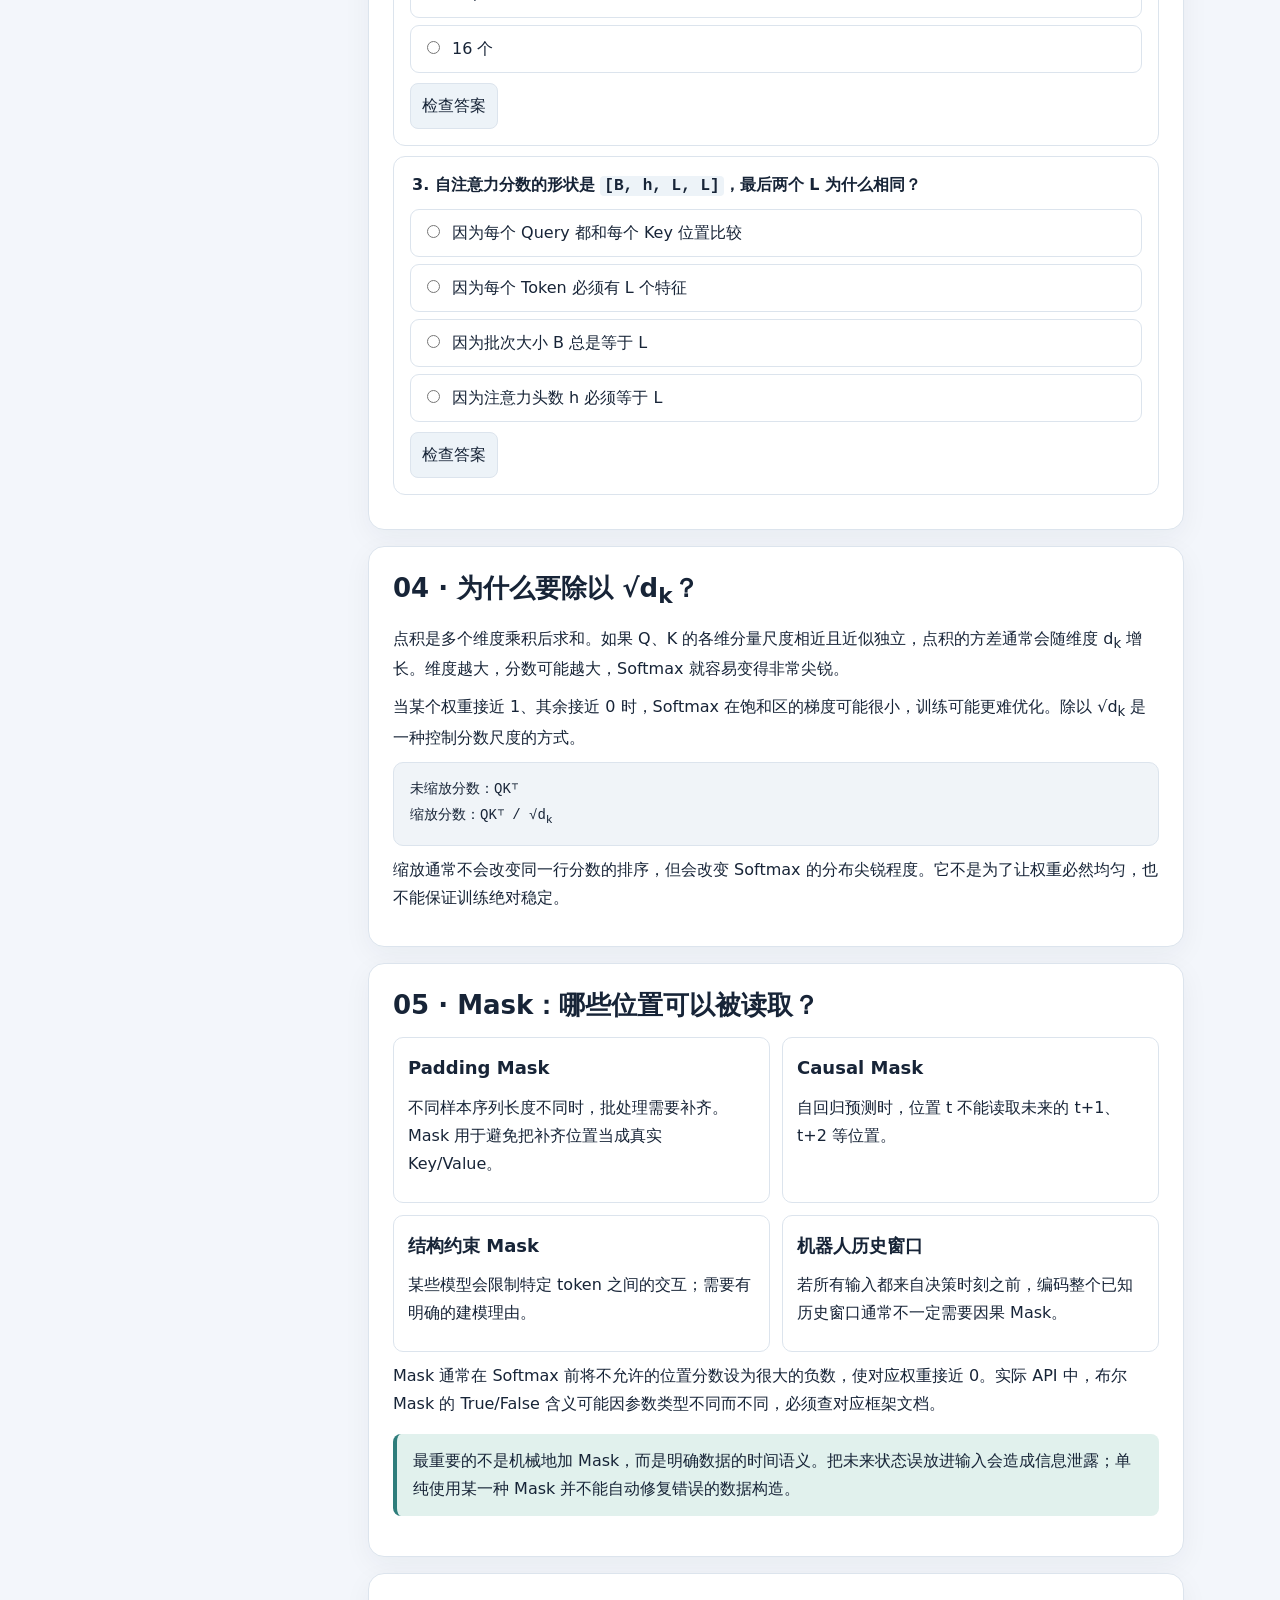
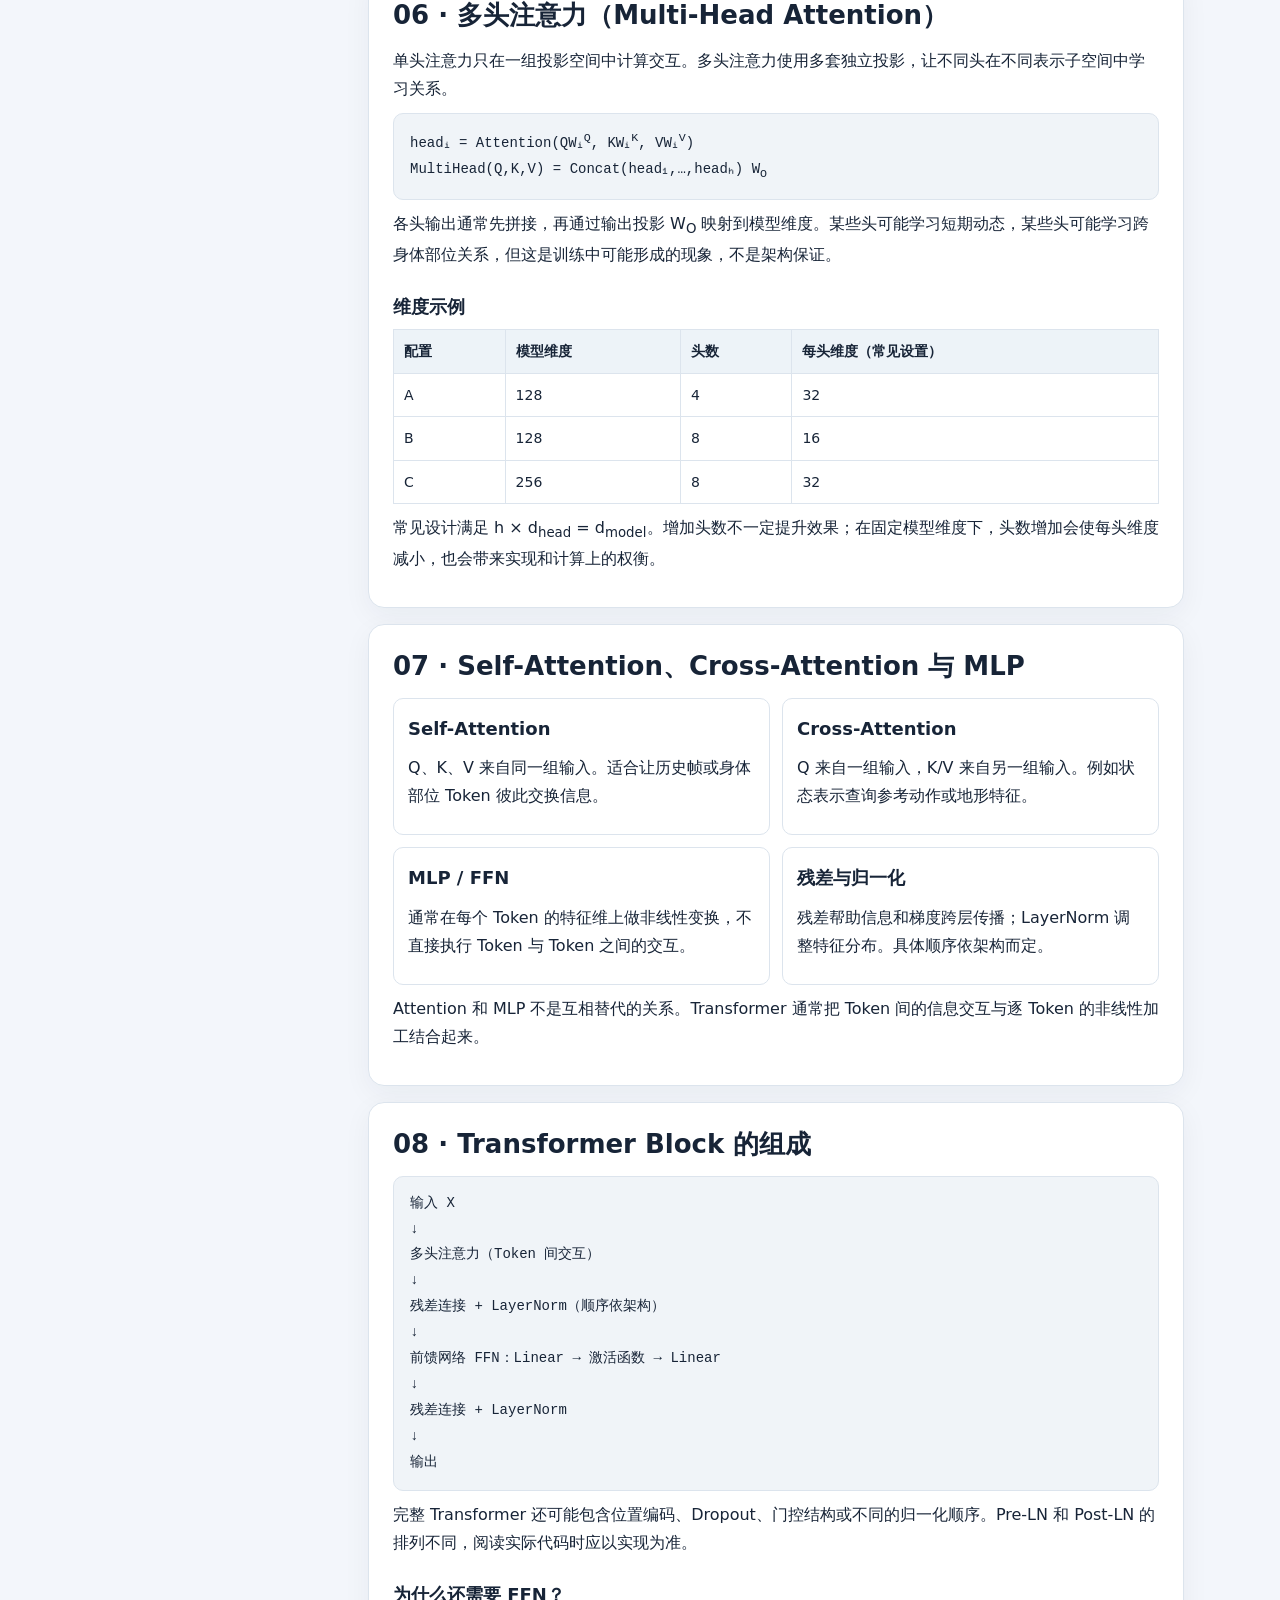
<file: modules/attention.html>
<!doctype html>
<html lang="zh-CN">
<head>
<meta charset="utf-8">
<meta name="viewport" content="width=device-width,initial-scale=1">
<title>注意力机制：从数学原理到机器人实践</title>
<link rel="stylesheet" href="../assets/portal.css">
</head>
<body data-page-key="attention">
<header><div class="wrap"><span class="tag">机器人强化学习学习门户 · 专题课程</span><h1>注意力机制：从数学原理到机器人实践</h1><p>从直觉出发，逐步学习 Query / Key / Value、缩放点积注意力、多头注意力、Transformer、PyTorch 实现，以及如何评估注意力模块在机器人策略中的实际价值。</p><a class="back" href="../index.html#attention">← 返回工作台</a></div></header>
<div class="layout">
<nav><strong>课程目录</strong>
<a href="#roadmap">学习路线</a><a href="#why">01 为什么需要注意力</a><a href="#qkv">02 Query / Key / Value</a><a href="#math">03 数学计算全过程</a><a href="#attention-lab">交互：权重模拟</a><a href="#attention-shapes">交互：张量形状</a><a href="#interactive-quiz">快速自测</a><a href="#scale">04 缩放因子</a><a href="#mask">05 Mask</a><a href="#multihead">06 多头注意力</a><a href="#types">07 Self / Cross Attention</a><a href="#transformer">08 Transformer Block</a><a href="#position">09 位置与时间信息</a><a href="#pytorch">10 PyTorch 入门</a><a href="#maskcode">11 Mask 代码</a><a href="#complexity">12 复杂度与部署</a><a href="#robot">13 机器人/G1 AME 应用</a><a href="#experiment">14 实验设计</a><a href="#pitfalls">15 常见错误</a><a href="#quiz">16 自测题</a><a href="#checklist">学习清单</a>
</nav>
<main>
<section class="lesson" id="roadmap"><h2>学习路线与先修知识</h2><p>建议按顺序学习，不需要一开始就掌握所有 Transformer 变体。你只需要具备矩阵乘法、向量、概率分布和基本 PyTorch 张量操作的概念。</p><div class="grid"><div class="mini"><h3>阶段 A：建立直觉</h3><p>理解为什么需要动态聚合、Q/K/V 的角色、Softmax 权重。</p></div><div class="mini"><h3>阶段 B：理解架构</h3><p>学习 Mask、多头注意力、残差、归一化与位置编码。</p></div><div class="mini"><h3>阶段 C：动手实现</h3><p>运行 PyTorch 代码，检查形状、Mask 和数值行为。</p></div><div class="mini"><h3>阶段 D：机器人实验</h3><p>提出假设，建立公平基线，比较任务效果与推理成本。</p></div></div><div class="callout">关键原则：注意力是一种信息交互/聚合机制，不是自动提高性能的开关。是否有帮助，取决于数据结构、任务需求、训练设置与部署预算。</div></section>

<section class="lesson" id="why"><h2>01 · 为什么需要注意力？</h2><p>假设机器人策略接收最近 20 帧观测，每帧包括关节位置、关节速度、基座姿态和目标指令。把全部观测拼接后输入 MLP 当然可行，但 MLP 并没有显式的“从一个时刻读取另一个时刻信息”的结构先验；它需要通过参数学习这种关系。</p><p>注意力允许每个位置根据当前输入，动态地决定从哪些其他位置聚合信息。不同输入会产生不同的注意力权重，因此它是一种内容相关的信息路由方式。</p><div class="callout"><b>直觉示例：</b>脚端刚刚接触障碍物时，当前决策可能需要更多参考最近几帧的足端运动；在稳定周期运动时，较长时间范围的节律信息可能有用。注意力提供学习这些关系的能力，但并不保证模型一定学出这种行为。</div><h3>注意力与普通加权平均的差异</h3><p>固定加权平均使用预先设定或固定学习的权重；自注意力的权重会由输入内容计算得到。它可以针对不同样本、不同 Query 位置生成不同的聚合权重。</p></section>

<section class="lesson" id="qkv"><h2>02 · Query、Key、Value 分别是什么？</h2><p>可以把输入序列中的每个位置想象成一张信息卡片：</p><div class="grid"><div class="mini"><h3>Query（查询，Q）</h3><p>当前这个位置正在寻找什么信息。它决定用什么特征去匹配其他位置。</p></div><div class="mini"><h3>Key（键，K）</h3><p>每个位置提供用于匹配的特征。Query 与 Key 的相似程度决定分数。</p></div><div class="mini"><h3>Value（值，V）</h3><p>匹配后真正被取出并聚合的信息内容。</p></div><div class="mini"><h3>可学习投影</h3><p>Q、K、V 通常由同一输入 X 乘以不同的可学习矩阵得到，而不是人工指定语义。</p></div></div><div class="formula">X ∈ ℝⁿˣᵈ<br>Q = XW<sub>Q</sub>，K = XW<sub>K</sub>，V = XW<sub>V</sub><br>n：序列长度；d：输入特征维度<br>W<sub>Q</sub>、W<sub>K</sub>、W<sub>V</sub>：训练得到的参数矩阵</div><p>为什么要用三组不同的投影？因为“用于比较的特征”和“要传递的内容”不必相同。模型可以学习用一套表示判断相关性，再用另一套表示传递信息。</p><div class="callout">注意：Q/K/V 的比喻只是帮助理解，不表示 Query 必须是自然语言问题，Key 必须是标签，Value 必须是原始输入。在神经网络中，它们是可学习的向量表示。</div></section>

<section class="lesson" id="math"><h2>03 · 数学计算全过程</h2><p>缩放点积注意力的标准形式是：</p><div class="formula">Attention(Q,K,V) = softmax(QKᵀ / √d<sub>k</sub>) V</div><h3>步骤 1：计算匹配分数</h3><div class="formula">S = QKᵀ / √d<sub>k</sub></div><p>若 Q 有 n 个 Query，K 有 n 个 Key，QKᵀ 就是 n×n 矩阵。S 的第 i 行第 j 列表示第 i 个 Query 与第 j 个 Key 的匹配分数。</p><h3>步骤 2：对每行做 Softmax</h3><div class="formula">A<sub>ij</sub> = exp(S<sub>ij</sub>) / Σ<sub>j</sub> exp(S<sub>ij</sub>)</div><p>Softmax 通常沿 Key/来源位置这个维度计算。每一行的权重非负，且在没有特殊 Mask 数值问题时，行和为 1。</p><h3>步骤 3：加权聚合 Value</h3><div class="formula">O = AV<br>o<sub>i</sub> = Σ<sub>j</sub> A<sub>ij</sub> v<sub>j</sub></div><p>每个输出向量是多个 Value 的加权和。权重越大，对输出的直接线性贡献通常越大，但不能仅凭权重就断言因果重要性。</p><h3>手算小例子</h3><p>假设一个 Query 对三个 Key 的分数为 [2, 1, 0]。Softmax 权重大约为 [0.665, 0.245, 0.090]，因此：</p><div class="formula">o = 0.665 v₁ + 0.245 v₂ + 0.090 v₃</div><p>第一个 Value 的权重最大，但其他两个仍然参与输出。若 Value 是多维向量，上式会对每个维度分别执行相同的加权求和。</p><div class="callout success"><b>自检：</b>QKᵀ 产生的是“位置对位置”的分数矩阵；Softmax 把分数变成权重；乘 V 才把信息聚合成输出。注意力权重本身不是最终输出。</div></section>

<section class="lesson" id="attention-lab"><h2>交互实验 A：从分数到注意力权重</h2><p>改变三个 Query-Key 原始点积分数，观察 Softmax 权重如何变化。这里用三个标量 Value 演示加权聚合，便于直观看到“权重”和“输出”是两个不同的量。</p>
<div class="lab" data-attention-lab><div class="lab-head"><div><div class="small-kicker">Scaled dot-product attention</div><h3>让 Query 改变它关注的信息</h3></div><span class="lab-tag">示例数据，可调参数</span></div>
<div class="lab-grid"><div class="lab-controls"><div class="control-row"><label for="attn-s1">分数 S₁</label><input id="attn-s1" data-attn-score="0" type="range" min="-3" max="5" value="2" step="0.1"><output class="control-value" data-attn-score-out="0">2.0</output></div><div class="control-row"><label for="attn-s2">分数 S₂</label><input id="attn-s2" data-attn-score="1" type="range" min="-3" max="5" value="1" step="0.1"><output class="control-value" data-attn-score-out="1">1.0</output></div><div class="control-row"><label for="attn-s3">分数 S₃</label><input id="attn-s3" data-attn-score="2" type="range" min="-3" max="5" value="0" step="0.1"><output class="control-value" data-attn-score-out="2">0.0</output></div><div class="control-row"><label for="attn-dk">Key 维度 dₖ</label><select id="attn-dk" data-attn-dk><option value="1">1（不缩放）</option><option value="4" selected>4（除以 2）</option><option value="16">16（除以 4）</option><option value="64">64（除以 8）</option></select><span></span></div><div class="callout">公式：A = softmax(S / √dₖ)，O = Σᵢ AᵢVᵢ。此处 S 是点积后的原始分数；实际模型中，Q、K 的投影和数值范围由训练得到。</div></div>
<div><div class="weight-list"><div class="weight-row"><span>位置 1</span><div class="weight-track"><div class="weight-fill" data-attn-bar="0"></div></div><strong data-attn-weight="0">0.659</strong></div><div class="weight-row"><span>位置 2</span><div class="weight-track"><div class="weight-fill" data-attn-bar="1"></div></div><strong data-attn-weight="1">0.242</strong></div><div class="weight-row"><span>位置 3</span><div class="weight-track"><div class="weight-fill" data-attn-bar="2"></div></div><strong data-attn-weight="2">0.089</strong></div></div><div class="lab-output"><div class="metric"><small>权重总和</small><strong data-attn-sum>1.000</strong></div><div class="metric"><small>加权输出 O</small><strong data-attn-output>1.385</strong></div></div><p class="lab-note">演示 Value 固定为 V = [1, 3, −1]。调高某个位置的分数通常会提高它的权重，但输出还取决于该位置的 Value。</p></div></div></div></section>
<section class="lesson" id="attention-shapes">
<h2>交互实验 B：从零看懂多头注意力的张量形状</h2>
<p>如果你看到 <code>[B, h, L, dₕ]</code> 就觉得抽象，先不要背公式。我们只回答一个问题：<strong>同一批数据经过每一步操作后，外形会怎样变化？</strong> 这里的数字都是教学示例，不代表 G1 AME 实际采用的网络参数。</p>
<div class="shape-primer">
  <h3>先认识 4 个符号</h3>
  <div class="shape-primer-grid">
    <div class="shape-primer-card"><strong>B · Batch</strong><b>有几组样本</b><p>像一次处理几段独立的机器人观测。B=2 表示同时处理 2 组样本。</p></div>
    <div class="shape-primer-card"><strong>L · Length</strong><b>每组有几个 Token</b><p>Token 是序列里的一个单元。例如，若一个 Token 代表一帧历史观测，L=3 就是 3 帧。</p></div>
    <div class="shape-primer-card"><strong>D · Model dim</strong><b>每个 Token 有多少个特征数</b><p>每个 Token 被表示成一个长度为 D 的数字向量。D=8 表示 8 个特征数。</p></div>
    <div class="shape-primer-card"><strong>h · Heads</strong><b>分成几组并行的注意力</b><p>多头注意力把特征分到 h 个头里。若 D=8、h=2，每头通常有 8÷2=4 个特征。</p></div>
  </div>
  <div class="callout"><strong>读形状口诀：</strong>方括号里的每个数字，依次说明“有多少组、每组多少个位置、每个位置多少个数”。先懂数字代表什么，再看它怎么变化。</div>
</div>
<div class="lab" data-shape-lab>
  <div class="lab-head"><div><div class="small-kicker">Step-by-step shape explorer</div><h3>用一组很小的数据走完整条流程</h3></div><span class="lab-tag">可交互 · 教学示例</span></div>
  <p>先使用最容易算的例子：B=2、L=3、D=8、h=2。你也可以修改参数，下面每一步的形状和解释会同步更新。</p>
  <div class="lab-grid">
    <div class="lab-controls">
      <div class="control-row"><label for="shape-b">样本组数 B</label><select id="shape-b" data-shape-b><option>1</option><option selected>2</option><option>4</option></select><output class="control-value">组</output></div>
      <div class="control-row"><label for="shape-l">Token 数 L</label><select id="shape-l" data-shape-l><option>1</option><option>2</option><option selected>3</option><option>4</option><option>6</option></select><output class="control-value">个/组</output></div>
      <div class="control-row"><label for="shape-d">特征数 D</label><select id="shape-d" data-shape-d><option selected>8</option><option>12</option><option>16</option><option>24</option><option>32</option></select><output class="control-value">个/Token</output></div>
      <div class="control-row"><label for="shape-h">注意力头数 h</label><select id="shape-h" data-shape-h><option selected>2</option><option>1</option><option>4</option><option>8</option></select><output class="control-value">个头</output></div>
      <div class="callout" data-shape-beginner-status>当前例子：2 组样本，每组 3 个 Token，每个 Token 8 个特征，分成 2 个头；所以每头有 4 个特征。</div>
    </div>
    <div class="shape-stepper">
      <div class="shape-step-controls"><button type="button" data-shape-prev disabled>上一步</button><span data-shape-step-count>第 1 / 8 步</span><button type="button" data-shape-next>下一步</button><button type="button" data-shape-reset>从头看</button></div>
      <div class="shape-step-title" data-shape-step-title>第 1 步：输入 X</div>
      <div class="shape-big-code" data-shape-current>[2, 3, 8]</div>
      <p data-shape-step-explain aria-live="polite">共有 2 组样本；每组 3 个 Token；每个 Token 用 8 个数字描述。</p>
      <div class="shape-analogy" data-shape-step-analogy>可以把它想成 2 份表格，每份有 3 行，每行有 8 个特征。</div>
    </div>
  </div>
  <h3>完整流程总览</h3>
  <p class="muted">点击任意步骤，就能单独查看它。注意力分数矩阵里的最后两个数字都是 L，意思是“每个 Query 位置要和所有 Key 位置比较”。</p>
  <div class="shape-pipeline" data-shape-pipeline>
    <button type="button" class="shape-pipeline-step active" data-shape-step="0"><small>输入</small><strong data-shape-pipe-shape="0">[2, 3, 8]</strong><span>X</span></button><span class="shape-pipe-arrow">→</span>
    <button type="button" class="shape-pipeline-step" data-shape-step="1"><small>投影</small><strong data-shape-pipe-shape="1">[2, 3, 8]</strong><span>Q / K / V</span></button><span class="shape-pipe-arrow">→</span>
    <button type="button" class="shape-pipeline-step" data-shape-step="2"><small>拆分头</small><strong data-shape-pipe-shape="2">[2, 2, 3, 4]</strong><span>Q / K / V</span></button><span class="shape-pipe-arrow">→</span>
    <button type="button" class="shape-pipeline-step" data-shape-step="3"><small>算分数</small><strong data-shape-pipe-shape="3">[2, 2, 3, 3]</strong><span>QKᵀ</span></button><span class="shape-pipe-arrow">→</span>
    <button type="button" class="shape-pipeline-step" data-shape-step="4"><small>归一化</small><strong data-shape-pipe-shape="4">[2, 2, 3, 3]</strong><span>Softmax</span></button><span class="shape-pipe-arrow">→</span>
    <button type="button" class="shape-pipeline-step" data-shape-step="5"><small>聚合信息</small><strong data-shape-pipe-shape="5">[2, 2, 3, 4]</strong><span>权重 × V</span></button><span class="shape-pipe-arrow">→</span>
    <button type="button" class="shape-pipeline-step" data-shape-step="6"><small>合并头</small><strong data-shape-pipe-shape="6">[2, 3, 8]</strong><span>Concat</span></button><span class="shape-pipe-arrow">→</span>
    <button type="button" class="shape-pipeline-step" data-shape-step="7"><small>输出投影</small><strong data-shape-pipe-shape="7">[2, 3, 8]</strong><span>最终输出</span></button>
  </div>
  <div class="callout" data-shape-status>关键点：拆分头会改变维度的组织方式；算注意力分数会把最后一维 dₕ 变成另一个位置维度 L。</div>
</div>
<div class="shape-faq"><h3>现在只需要记住这三件事</h3><ol><li><strong>拆分头：</strong>把每个 Token 的 D 个特征分成 h 份，每份 dₕ=D÷h 个数。数字总量没有凭空增加。</li><li><strong>算分数：</strong>每个 Query 都要和 L 个 Key 比较，所以分数矩阵是 <code>[B, h, L, L]</code>。</li><li><strong>合并头：</strong>把 h 个头的输出拼回一起，h×dₕ=D，所以通常回到 <code>[B, L, D]</code>。</li></ol></div>
<div class="lab numeric-lab" data-numeric-attention>
  <div class="lab-head">
    <div><div class="small-kicker">Numerical walk-through</div><h3>具体数字走一遍：拆头 → 点积 → 缩放 → Softmax → 汇总 Value</h3></div>
    <span class="lab-tag">可切换 Query Token</span>
  </div>
  <p>我们专门选一组能手算的数字：<strong>B=1、L=2、D=6、h=2</strong>。每个头有 <strong>dₕ=D÷h=6÷2=3</strong> 个特征。提醒：这里展示的是投影后的 Q、K、V 数值；真实模型一般先通过可学习线性层从输入 X 得到它们。</p>
  <div class="numeric-facts-grid">
    <div class="numeric-fact"><span>样本数 B</span><strong>1</strong><small>一份观测序列</small></div>
    <div class="numeric-fact"><span>Token 数 L</span><strong>2</strong><small>Token 1 与 Token 2</small></div>
    <div class="numeric-fact"><span>特征数 D</span><strong>6</strong><small>每个 Token 共 6 个数</small></div>
    <div class="numeric-fact"><span>头数 h</span><strong>2</strong><small>每头 3 个特征</small></div>
  </div>

  <h4>先看拆头前的数据：为什么是 [1, 2, 6]？</h4>
  <p>以 Q 为例，它有 1 个样本、2 个 Token；每个 Token 是 6 维向量。K 和 V 的形状也一样，但它们的数值和功能不同。</p>
  <div class="numeric-qkv-grid">
    <div class="mini"><h4>Q：发起匹配的向量</h4><pre class="formula">Token 1: [1, 0, 0 | 1, 0, 0]
Token 2: [0, 1, 0 | 0, 1, 0]
形状：[1, 2, 6]</pre><p class="numeric-small">每个 Token 的 6 个数，先按前 3 个、后 3 个分成两段。</p></div>
    <div class="mini"><h4>K：供 Query 比较的向量</h4><pre class="formula">Token 1: [1, 0, 0 | 0, 1, 0]
Token 2: [0, 1, 0 | 1, 0, 0]
形状：[1, 2, 6]</pre><p class="numeric-small">Q 和 K 的点积决定匹配分数；不同的 K 会产生不同的分数。</p></div>
    <div class="mini"><h4>V：稍后要汇总的信息</h4><pre class="formula">Token 1: [2, 1, 3 | 10, 2, 1]
Token 2: [0, 4, 6 |  0, 6, 5]
形状：[1, 2, 6]</pre><p class="numeric-small">算分数时不拿 V 来做匹配；Softmax 得到权重后，才用这些 V 做加权求和。</p></div>
  </div>
  <div class="callout"><strong>竖线 “|” 只是帮助阅读：</strong>左边 3 个数分给头 1，右边 3 个数分给头 2。竖线不是特征，也不是实际张量中的一列。</div>

  <style>
    /* This lesson deliberately uses the portal theme tokens so it adapts to light/dark mode. */
    .numeric-lab{color:var(--text)}
    .numeric-facts-grid{display:grid;grid-template-columns:repeat(4,minmax(0,1fr));gap:9px;margin:14px 0}
    .numeric-fact{min-width:0;padding:12px;border:1px solid var(--line);border-radius:10px;background:var(--surface)}
    .numeric-fact span,.numeric-fact small{display:block;color:var(--muted);font-size:12px}
    .numeric-fact strong{display:block;margin:3px 0;font-size:24px;line-height:1.2;color:var(--brand-2);font-variant-numeric:tabular-nums}
    .numeric-qkv-grid{display:grid;grid-template-columns:repeat(3,minmax(0,1fr));gap:10px;margin:12px 0}
    .numeric-qkv-grid .mini{min-width:0}
    .numeric-small{font-size:13px;color:var(--muted)}
    .shape-deep-dive{margin:1.2rem 0;padding:1rem;border:1px solid var(--line);border-radius:14px;background:var(--surface);color:var(--text);min-width:0}
    .shape-deep-dive h3{margin:.1rem 0 .6rem;color:var(--text)}
    .shape-deep-dive h4{margin:.2rem 0 .5rem;color:var(--text)}
    .shape-deep-dive p{line-height:1.75}
    .shape-deep-dive .shape-eq{font-size:1.02rem;font-weight:700;text-align:center;line-height:1.8;overflow-wrap:anywhere;background:var(--code);color:var(--text);border-color:var(--line)}
    .shape-deep-dive .shape-note{margin:.55rem 0 0;color:var(--muted);font-size:.9rem}
    .shape-deep-dive .shape-matrix{display:grid;grid-template-columns:repeat(2,minmax(0,1fr));gap:.7rem}
    .shape-deep-dive .shape-matrix table{width:100%;border-collapse:separate;border-spacing:4px;text-align:center;font-variant-numeric:tabular-nums}
    .shape-deep-dive .shape-matrix th,.shape-deep-dive .shape-matrix td{padding:.48rem .3rem;border:1px solid var(--line);border-radius:6px;background:var(--surface-2);color:var(--text)}
    .shape-deep-dive .shape-matrix th{font-size:.88rem}
    .shape-deep-dive .shape-matrix td{font-weight:700}
    .shape-deep-dive .shape-dimension-row{display:grid;grid-template-columns:repeat(4,minmax(0,1fr));gap:.45rem;margin:.8rem 0}
    .shape-deep-dive .shape-dimension{min-width:0;border:1px solid var(--line);border-radius:9px;padding:.65rem .45rem;text-align:center;background:var(--surface-2)}
    .shape-deep-dive .shape-dimension strong{display:block;font-size:1.25rem;color:var(--brand-2)}
    .shape-deep-dive .shape-dimension span{display:block;font-size:.8rem;color:var(--muted)}
    .numeric-math-steps{display:grid;gap:9px;margin:12px 0}
    .numeric-math-step{padding:12px;border:1px solid var(--line);border-radius:10px;background:var(--surface-2);min-width:0}
    .numeric-math-step h4{margin:0 0 6px}
    .numeric-math-step p{margin:5px 0}
    .numeric-inline-math{font-family:ui-monospace,SFMono-Regular,Consolas,monospace;font-variant-numeric:tabular-nums;overflow-wrap:anywhere}
    .numeric-two-col{display:grid;grid-template-columns:repeat(2,minmax(0,1fr));gap:10px}
    .numeric-token-table-wrap{overflow-x:auto;max-width:100%;margin:10px 0}
    .numeric-token-table{width:100%;border-collapse:collapse;font-size:.92rem;font-variant-numeric:tabular-nums}
    .numeric-token-table th,.numeric-token-table td{padding:9px;border:1px solid var(--line);text-align:left;vertical-align:top}
    .numeric-token-table th{background:var(--surface-2);color:var(--text)}
    .numeric-token-table td{background:var(--surface);color:var(--text)}
    .numeric-token-table code{white-space:normal;overflow-wrap:anywhere}
    .numeric-lab .control-row{grid-template-columns:minmax(130px,1fr) minmax(130px,1.2fr) 64px}
    .numeric-lab [data-numeric-raw],.numeric-lab [data-numeric-scaled],.numeric-lab [data-numeric-weights],.numeric-lab [data-numeric-calc],.numeric-lab [data-numeric-concat]{min-width:0}
    .numeric-result-card{border:1px solid var(--line);background:var(--surface);border-radius:10px;padding:12px;min-width:0}
    .numeric-result-card h4{margin:0 0 8px}
    @media(max-width:760px){.numeric-qkv-grid{grid-template-columns:1fr}.numeric-facts-grid{grid-template-columns:repeat(2,minmax(0,1fr))}.numeric-two-col{grid-template-columns:1fr}}
    @media(max-width:520px){.shape-deep-dive{padding:12px}.shape-deep-dive .shape-matrix{grid-template-columns:1fr}.shape-deep-dive .shape-dimension-row{grid-template-columns:repeat(2,minmax(0,1fr))}.numeric-lab .control-row{grid-template-columns:1fr 1.1fr 50px}.numeric-fact{padding:10px}}
    @media(prefers-color-scheme:dark){.shape-deep-dive,.numeric-result-card{background:var(--surface);color:var(--text)}.shape-deep-dive .shape-matrix th,.shape-deep-dive .shape-matrix td,.shape-deep-dive .shape-dimension,.numeric-math-step{background:var(--surface-2);color:var(--text)}.numeric-token-table th{background:var(--surface-2);color:var(--text)}.numeric-token-table td{background:var(--surface);color:var(--text)}}
  </style>

  <div class="shape-deep-dive" aria-labelledby="split-head-title">
    <h3 id="split-head-title">第一部分：拆头后 Q、K、V 为什么是 <code>[1, 2, 2, 3]</code>？</h3>
    <h4>1. 先逐个读懂拆头前的形状</h4>
    <div class="shape-dimension-row" aria-label="拆头前的三个维度">
      <div class="shape-dimension"><strong>1</strong><span>B：样本数</span></div>
      <div class="shape-dimension"><strong>2</strong><span>L：Token 数</span></div>
      <div class="shape-dimension"><strong>6</strong><span>D：每个 Token 的特征数</span></div>
    </div>
    <p>所以 <code>[1, 2, 6]</code> 不是 1 行 2 列 6 个数字的普通三维空间，而是按约定组织的三维张量：<strong>1 个样本；样本里有 2 个 Token；每个 Token 是一个 6 维向量。</strong> Q、K、V 都先有这样的形状。</p>

    <h4>2. 对每一个 Token，把 6 个特征分成 2 份</h4>
    <div class="numeric-token-table-wrap"><table class="numeric-token-table"><thead><tr><th>张量</th><th>Token</th><th>拆头前：6 个数</th><th>头 1：前 3 个数</th><th>头 2：后 3 个数</th></tr></thead><tbody>
      <tr><th>Q</th><td>Token 1</td><td><code>[1, 0, 0 | 1, 0, 0]</code></td><td><code>[1, 0, 0]</code></td><td><code>[1, 0, 0]</code></td></tr>
      <tr><th>Q</th><td>Token 2</td><td><code>[0, 1, 0 | 0, 1, 0]</code></td><td><code>[0, 1, 0]</code></td><td><code>[0, 1, 0]</code></td></tr>
      <tr><th>K</th><td>Token 1</td><td><code>[1, 0, 0 | 0, 1, 0]</code></td><td><code>[1, 0, 0]</code></td><td><code>[0, 1, 0]</code></td></tr>
      <tr><th>K</th><td>Token 2</td><td><code>[0, 1, 0 | 1, 0, 0]</code></td><td><code>[0, 1, 0]</code></td><td><code>[1, 0, 0]</code></td></tr>
      <tr><th>V</th><td>Token 1</td><td><code>[2, 1, 3 | 10, 2, 1]</code></td><td><code>[2, 1, 3]</code></td><td><code>[10, 2, 1]</code></td></tr>
      <tr><th>V</th><td>Token 2</td><td><code>[0, 4, 6 | 0, 6, 5]</code></td><td><code>[0, 4, 6]</code></td><td><code>[0, 6, 5]</code></td></tr>
    </tbody></table></div>
    <p>也就是说，<strong>每个头都会看到全部两个 Token</strong>，而不是头 1 只拿 Token 1、头 2 只拿 Token 2。区别是：在某一个头内部，每个 Token 只保留分给该头的 3 个特征。</p>

    <h4>3. 形状是怎么一步步排出来的？</h4>
    <div class="numeric-math-steps">
      <div class="numeric-math-step"><h4>步骤 A：把最后的 6 个特征分组</h4><p class="numeric-inline-math">[B, L, D] = [1, 2, 6]</p><p>将 D=6 解释为 h=2 组、每组 dₕ=3 个数，概念上先组织成 <code>[B, L, h, dₕ] = [1, 2, 2, 3]</code>。</p></div>
      <div class="numeric-math-step"><h4>步骤 B：把“头数 h”放到 Token 数 L 前面</h4><p>模型常把张量轴调整为方便批量并行计算的顺序 <code>[B, h, L, dₕ]</code>，所以标准表达是：</p><p class="numeric-inline-math">[B, L, D] → [B, h, L, dₕ]</p><p>本例得到 <code>[1, 2, 2, 3]</code>。</p></div>
    </div>
    <div class="callout"><strong>本例最容易误解的巧合：</strong>头数 h=2、Token 数 L=2，所以轴顺序从 <code>[B, L, h, dₕ]</code> 调整为 <code>[B, h, L, dₕ]</code> 后，打印出来的数字恰好仍是 <code>[1, 2, 2, 3]</code>。这不表示两个轴的含义没变；只是 L 和 h 的数值刚好一样。若用 L=3、h=2、D=8，就会看到更容易区分的变化：<code>[1, 3, 8] → [1, 2, 3, 4]</code>。</div>
    <div class="shape-dimension-row" aria-label="拆头后四个轴的含义">
      <div class="shape-dimension"><strong>1</strong><span>第 1 轴：样本 B</span></div>
      <div class="shape-dimension"><strong>2</strong><span>第 2 轴：头 h</span></div>
      <div class="shape-dimension"><strong>2</strong><span>第 3 轴：Token L</span></div>
      <div class="shape-dimension"><strong>3</strong><span>第 4 轴：每头特征 dₕ</span></div>
    </div>
    <p class="shape-note">Q、K、V 都经历同样的形状调整，最后得到 <code>[1, 2, 2, 3]</code>。形状只说明各轴有多长，不会告诉你数值本身；要看数值如何分头，请看上面的逐行表格。</p>
  </div>

  <div class="shape-deep-dive" aria-labelledby="score-shape-title">
    <h3 id="score-shape-title">第二部分：注意力分数为什么变成 <code>[1, 2, 2, 2]</code>？</h3>
    <h4>1. 先只看其中一个头：矩阵乘法为什么是 [2, 3] × [3, 2]？</h4>
    <p>取头 1。这个头里的 Q 有两个 Token，每个 Token 3 个数，所以 <code>Q₁</code> 的形状是 <code>[2, 3]</code>；K 同理也是 <code>[2, 3]</code>。要让每一行 Query 与每一行 Key 做点积，先把 K 的行列互换，得到 <code>K₁ᵀ</code>，形状为 <code>[3, 2]</code>。</p>
    <div class="formula shape-eq">Q₁ [2, 3] × K₁ᵀ [3, 2] → S₁ [2, 2]</div>
    <p>矩阵相乘的规则是：左矩阵的列数必须等于右矩阵的行数。这里中间的 <strong>3 和 3 对齐</strong>，表示每次点积都使用 3 个特征；输出保留左矩阵的行数 2、右矩阵的列数 2，于是结果是 <code>[2, 2]</code>。</p>

    <h4>2. 把四个分数真的算出来</h4>
    <div class="numeric-two-col">
      <div class="numeric-result-card"><h4>头 1：Q 与 K 同方向排列</h4><p class="numeric-inline-math">q₁=[1,0,0]　q₂=[0,1,0]</p><p class="numeric-inline-math">k₁=[1,0,0]　k₂=[0,1,0]</p><div class="numeric-token-table-wrap"><table class="numeric-token-table"><thead><tr><th></th><th>Key 1</th><th>Key 2</th></tr></thead><tbody><tr><th>Query 1</th><td>1</td><td>0</td></tr><tr><th>Query 2</th><td>0</td><td>1</td></tr></tbody></table></div><p><strong>逐格计算：</strong></p><p class="numeric-inline-math">q₁·k₁ = 1×1 + 0×0 + 0×0 = 1</p><p class="numeric-inline-math">q₁·k₂ = 1×0 + 0×1 + 0×0 = 0</p><p class="numeric-inline-math">q₂·k₁ = 0；q₂·k₂ = 1</p></div>
      <div class="numeric-result-card"><h4>头 2：K 的顺序与头 1 不同</h4><p class="numeric-inline-math">q₁=[1,0,0]　q₂=[0,1,0]</p><p class="numeric-inline-math">k₁=[0,1,0]　k₂=[1,0,0]</p><div class="numeric-token-table-wrap"><table class="numeric-token-table"><thead><tr><th></th><th>Key 1</th><th>Key 2</th></tr></thead><tbody><tr><th>Query 1</th><td>0</td><td>1</td></tr><tr><th>Query 2</th><td>1</td><td>0</td></tr></tbody></table></div><p><strong>逐格计算：</strong></p><p class="numeric-inline-math">q₁·k₁ = 1×0 + 0×1 + 0×0 = 0</p><p class="numeric-inline-math">q₁·k₂ = 1×1 + 0×0 + 0×0 = 1</p><p class="numeric-inline-math">q₂·k₁ = 1；q₂·k₂ = 0</p></div>
    </div>
    <p>所以头 1 得到分数矩阵 <code>[[1, 0], [0, 1]]</code>，头 2 得到 <code>[[0, 1], [1, 0]]</code>。一张表的<strong>每一行对应一个 Query</strong>；该行的两个格子分别是这个 Query 对 Key 1、Key 2 的分数。</p>

    <h4>3. 把两个头和样本维度放回去</h4>
    <p>对两个头分别算出一个 <code>[2, 2]</code> 分数矩阵，再连同 batch 维度 B=1 放在一起，完整形状就是：</p>
    <div class="formula shape-eq">[B, h, L, dₕ] × [B, h, dₕ, L] → [B, h, L, L]<br>[1, 2, 2, 3] × [1, 2, 3, 2] → [1, 2, 2, 2]</div>
    <div class="shape-dimension-row" aria-label="注意力分数的四个轴">
      <div class="shape-dimension"><strong>1</strong><span>样本数 B</span></div>
      <div class="shape-dimension"><strong>2</strong><span>注意力头数 h</span></div>
      <div class="shape-dimension"><strong>2</strong><span>Query 数 L</span></div>
      <div class="shape-dimension"><strong>2</strong><span>Key 数 L</span></div>
    </div>
    <div class="callout"><strong>为什么最后的 3 不见了？</strong>那 3 是每个 Query/Key 向量的特征数。在点积中，3 对特征逐项相乘再相加，最后只产生一个分数。所以 3 是“参与计算的内部维度”，不会作为输出维度保留下来；留下的是“有几个 Query”和“有几个 Key”。</div>

    <h4>4. 缩放：把每个分数除以 √dₕ</h4>
    <p>本例每头的特征数 dₕ=3，因此缩放因子是 <code>√3≈1.732</code>。这一步逐元素执行，不改变矩阵形状。</p>
    <div class="numeric-two-col">
      <div class="numeric-math-step"><h4>头 1</h4><p class="numeric-inline-math">原始分数：[[1, 0], [0, 1]]</p><p class="numeric-inline-math">缩放后：[[1/√3, 0], [0, 1/√3]]</p><p class="numeric-inline-math">≈ [[0.577, 0], [0, 0.577]]</p></div>
      <div class="numeric-math-step"><h4>头 2</h4><p class="numeric-inline-math">原始分数：[[0, 1], [1, 0]]</p><p class="numeric-inline-math">缩放后：[[0, 0.577], [0.577, 0]]</p><p>形状仍然是 <code>[2, 2]</code>；只改变每格的数值。</p></div>
    </div>

    <h4>5. Softmax：每个 Query 的一行单独归一化</h4>
    <p>Softmax 沿最后一维（Key 位置）计算。举例来说，头 1 的 Query 1 这一行是 <code>[0.577, 0]</code>：</p>
    <div class="numeric-math-step"><p class="numeric-inline-math">exp(0.577) ≈ 1.781　　exp(0) = 1</p><p class="numeric-inline-math">总和 ≈ 1.781 + 1 = 2.781</p><p class="numeric-inline-math">权重 ≈ [1.781/2.781, 1/2.781] = [0.640, 0.360]</p><p>这表示 Query 1 约把 64.0% 的注意力分配给 Key 1，把 36.0% 分配给 Key 2。注意力权重是分配比例，不是 Q/K/V 的形状，也不是最终输出。</p></div>
    <div class="numeric-two-col">
      <div class="numeric-result-card"><h4>头 1 的权重矩阵</h4><div class="numeric-token-table-wrap"><table class="numeric-token-table"><thead><tr><th></th><th>Key 1</th><th>Key 2</th><th>行和</th></tr></thead><tbody><tr><th>Query 1</th><td>0.640</td><td>0.360</td><td>1.000</td></tr><tr><th>Query 2</th><td>0.360</td><td>0.640</td><td>1.000</td></tr></tbody></table></div></div>
      <div class="numeric-result-card"><h4>头 2 的权重矩阵</h4><div class="numeric-token-table-wrap"><table class="numeric-token-table"><thead><tr><th></th><th>Key 1</th><th>Key 2</th><th>行和</th></tr></thead><tbody><tr><th>Query 1</th><td>0.360</td><td>0.640</td><td>1.000</td></tr><tr><th>Query 2</th><td>0.640</td><td>0.360</td><td>1.000</td></tr></tbody></table></div></div>
    </div>
    <p class="shape-note">分数矩阵、缩放后的分数矩阵、Softmax 权重矩阵的形状都相同，都是 <code>[1, 2, 2, 2]</code>。缩放与 Softmax 都只改数值，不增减行列。</p>
  </div>

  <div class="shape-deep-dive" aria-labelledby="value-aggregation-title">
    <h3 id="value-aggregation-title">第三部分：权重如何乘 V？为什么输出又回到 <code>[1, 2, 2, 3]</code>？</h3>
    <p>到这里为止，Q 和 K 负责算出“该看谁”；真正从别的位置取信息，要用 V。对于一个头来说，权重矩阵是 <code>[2, 2]</code>，V 矩阵是 <code>[2, 3]</code>：两个 Key/Value 位置，每个 Value 有 3 个特征。</p>
    <div class="formula shape-eq">权重 [2, 2] × V [2, 3] → 输出 [2, 3]</div>
    <p>矩阵乘法中间的两个维度 2 对齐（权重的 Key 列数 = V 的 Token 行数），输出保留“Query 行数 2”和“每个 Value 的特征数 3”。所以每个头为两个 Query 各输出一个 3 维向量。</p>

    <div class="callout numeric-control-instruction"><strong>下面可以切换 Query：</strong>选择 Token 1 或 Token 2，交互结果会重新计算两个头的分数、缩放值、Softmax 权重与加权输出。先看权重，再看对应的 Value 向量，逐维相乘相加。</div>
    <div class="control-row"><label for="numeric-query-token">选择当前 Query</label><select id="numeric-query-token" data-numeric-query><option value="0" selected>Token 1</option><option value="1">Token 2</option></select><span></span></div>
    <p data-numeric-query-summary aria-live="polite">当前查看 Token 1：先分别计算头 1 和头 2 对这个 Query 的注意力，再各自汇总 Value。</p>
    <div class="numeric-two-col">
      <div class="numeric-result-card"><h4>头 1：当前 Query 的计算</h4><p><strong>① 原始点积分数</strong></p><pre class="formula" data-numeric-raw="0">[1.000, 0.000]</pre><p><strong>② 除以 √3 ≈ 1.732</strong></p><pre class="formula" data-numeric-scaled="0">[0.577, 0.000]</pre><p><strong>③ Softmax 权重</strong></p><pre class="formula" data-numeric-weights="0">[0.640, 0.360]</pre><p><strong>④ 逐维加权求和</strong></p><pre class="formula" data-numeric-calc="0">0.640 × [2, 1, 3] + 0.360 × [0, 4, 6]
= [1.281, 2.079, 4.079]</pre></div>
      <div class="numeric-result-card"><h4>头 2：当前 Query 的计算</h4><p><strong>① 原始点积分数</strong></p><pre class="formula" data-numeric-raw="1">[0.000, 1.000]</pre><p><strong>② 除以 √3 ≈ 1.732</strong></p><pre class="formula" data-numeric-scaled="1">[0.000, 0.577]</pre><p><strong>③ Softmax 权重</strong></p><pre class="formula" data-numeric-weights="1">[0.360, 0.640]</pre><p><strong>④ 逐维加权求和</strong></p><pre class="formula" data-numeric-calc="1">0.360 × [10, 2, 1] + 0.640 × [0, 6, 5]
= [3.595, 4.562, 3.562]</pre></div>
    </div>
    <div class="numeric-math-step"><h4>把头 1 的输出真的展开一次</h4><p>当前选 Token 1 时，头 1 的权重约为 <code>[0.640, 0.360]</code>，两个 Value 分别是 <code>[2,1,3]</code> 和 <code>[0,4,6]</code>。</p><p class="numeric-inline-math">第 1 个特征：0.640457×2 + 0.359543×0 ≈ 1.281</p><p class="numeric-inline-math">第 2 个特征：0.640457×1 + 0.359543×4 ≈ 2.079</p><p class="numeric-inline-math">第 3 个特征：0.640457×3 + 0.359543×6 ≈ 4.079</p><p>三个维度分别计算，因此输出是一个 3 维向量。这里把权重展开到 6 位小数便于复算；输出结果保留 3 位小数，因此最后一位可能有正常的舍入差异。</p></div>

    <h4>两个 Query 都计算完后，会得到什么？</h4>
    <p>每个头分别为 Token 1、Token 2 产生 3 维输出。下表列出完整结果；交互选择器只是把其中一行单独拿出来讲解。</p>
    <div class="numeric-token-table-wrap"><table class="numeric-token-table"><thead><tr><th>输出位置</th><th>头 1 输出（3 维）</th><th>头 2 输出（3 维）</th><th>拼接后（6 维）</th></tr></thead><tbody>
      <tr><th>Token 1</th><td><code>[1.281, 2.079, 4.079]</code></td><td><code>[3.595, 4.562, 3.562]</code></td><td><code>[1.281, 2.079, 4.079 | 3.595, 4.562, 3.562]</code></td></tr>
      <tr><th>Token 2</th><td><code>[0.719, 2.921, 4.921]</code></td><td><code>[6.405, 3.438, 2.438]</code></td><td><code>[0.719, 2.921, 4.921 | 6.405, 3.438, 2.438]</code></td></tr>
    </tbody></table></div>
    <div class="callout success"><strong>拼接多头：</strong>每个 Token 得到头 1 的 3 个数和头 2 的 3 个数，把它们接起来，得到 6 维向量。两个 Token 叠起来后，合并头前的输出张量形状为 <code>[1, 2, 6]</code>。</div>
    <div class="formula shape-eq">[B, h, L, dₕ] = [1, 2, 2, 3]<br>权重 × V → [1, 2, 2, 3]<br>合并头 → [1, 2, 6]</div>
    <div class="callout"><strong>最后一件事：输出投影 Wₒ。</strong>标准多头注意力通常会把各头拼接后再经过一个可学习线性层 Wₒ，让不同头产生的特征可以进一步混合。为便于本例专注于形状与加权求和，这里暂时假设 Wₒ 是单位矩阵 I，所以数值保持不变；真实网络通常不会固定为 I。</div>
    <div class="numeric-result-card"><h4>当前所选 Token 的两个头拼接结果</h4><pre class="formula" data-numeric-concat>[1.281, 2.079, 4.079 | 3.595, 4.562, 3.562]</pre><span data-numeric-final-explain>当前 Token 的两个头各输出 3 个数，拼接后得到 6 维向量；两个 Token 叠起来，形状是 [1, 2, 6]。</span></div>
  </div>
  <p class="lab-note">本例中的 Q、K、V 是为教学而设计的小数字，不代表 G1 AME 实际训练得到的参数。牢记四个不同阶段：QKᵀ 得到分数；除以 √dₕ 得到缩放分数；Softmax 得到权重；权重乘 V 得到输出特征。</p>
</div>

<div class="shape-checks"><h3>小测一下：不用死记，试着读形状</h3>
<div class="quiz-box" data-quiz data-quiz-id="shape-q1"><fieldset><legend>1. 如果输入形状是 <code>[2, 3, 8]</code>，数字 3 表示什么？</legend><div class="quiz-options"><label class="quiz-option"><input type="radio" name="shape-q1" value="a"><span>同时处理 3 组样本</span></label><label class="quiz-option"><input type="radio" name="shape-q1" value="b"><span>每组有 3 个 Token</span></label><label class="quiz-option"><input type="radio" name="shape-q1" value="c"><span>每个 Token 有 3 个特征</span></label><label class="quiz-option"><input type="radio" name="shape-q1" value="d"><span>模型有 3 个注意力头</span></label></div><div class="quiz-feedback" data-feedback hidden></div><div class="quiz-actions"><button type="button" data-quiz-check data-correct="b" data-explanation="形状按 [B, L, D] 排列，第二个数 L 表示每组序列里的 Token 数。">检查答案</button><span class="quiz-score" data-quiz-score></span></div></fieldset></div>
<div class="quiz-box" data-quiz data-quiz-id="shape-q2"><fieldset><legend>2. 常见配置中，D=8 且头数 h=2，每个头分到多少个特征？</legend><div class="quiz-options"><label class="quiz-option"><input type="radio" name="shape-q2" value="a"><span>2 个</span></label><label class="quiz-option"><input type="radio" name="shape-q2" value="b"><span>4 个</span></label><label class="quiz-option"><input type="radio" name="shape-q2" value="c"><span>8 个</span></label><label class="quiz-option"><input type="radio" name="shape-q2" value="d"><span>16 个</span></label></div><div class="quiz-feedback" data-feedback hidden></div><div class="quiz-actions"><button type="button" data-quiz-check data-correct="b" data-explanation="每头维度 dₕ=D÷h=8÷2=4。两头合计 2×4=8 个特征。">检查答案</button><span class="quiz-score" data-quiz-score></span></div></fieldset></div>
<div class="quiz-box" data-quiz data-quiz-id="shape-q3"><fieldset><legend>3. 自注意力分数的形状是 <code>[B, h, L, L]</code>，最后两个 L 为什么相同？</legend><div class="quiz-options"><label class="quiz-option"><input type="radio" name="shape-q3" value="a"><span>因为每个 Query 都和每个 Key 位置比较</span></label><label class="quiz-option"><input type="radio" name="shape-q3" value="b"><span>因为每个 Token 必须有 L 个特征</span></label><label class="quiz-option"><input type="radio" name="shape-q3" value="c"><span>因为批次大小 B 总是等于 L</span></label><label class="quiz-option"><input type="radio" name="shape-q3" value="d"><span>因为注意力头数 h 必须等于 L</span></label></div><div class="quiz-feedback" data-feedback hidden></div><div class="quiz-actions"><button type="button" data-quiz-check data-correct="a" data-explanation="分数表的一行对应一个 Query，列对应所有 Key 位置。自注意力中的 Query 与 Key 都来自同一长度为 L 的序列，因此得到 L×L。">检查答案</button><span class="quiz-score" data-quiz-score></span></div></fieldset></div>
</div>
</section>
<section class="lesson" id="scale"><h2>04 · 为什么要除以 √d<sub>k</sub>？</h2><p>点积是多个维度乘积后求和。如果 Q、K 的各维分量尺度相近且近似独立，点积的方差通常会随维度 d<sub>k</sub> 增长。维度越大，分数可能越大，Softmax 就容易变得非常尖锐。</p><p>当某个权重接近 1、其余接近 0 时，Softmax 在饱和区的梯度可能很小，训练可能更难优化。除以 √d<sub>k</sub> 是一种控制分数尺度的方式。</p><div class="formula">未缩放分数：QKᵀ<br>缩放分数：QKᵀ / √d<sub>k</sub></div><p>缩放通常不会改变同一行分数的排序，但会改变 Softmax 的分布尖锐程度。它不是为了让权重必然均匀，也不能保证训练绝对稳定。</p></section>

<section class="lesson" id="mask"><h2>05 · Mask：哪些位置可以被读取？</h2><div class="grid"><div class="mini"><h3>Padding Mask</h3><p>不同样本序列长度不同时，批处理需要补齐。Mask 用于避免把补齐位置当成真实 Key/Value。</p></div><div class="mini"><h3>Causal Mask</h3><p>自回归预测时，位置 t 不能读取未来的 t+1、t+2 等位置。</p></div><div class="mini"><h3>结构约束 Mask</h3><p>某些模型会限制特定 token 之间的交互；需要有明确的建模理由。</p></div><div class="mini"><h3>机器人历史窗口</h3><p>若所有输入都来自决策时刻之前，编码整个已知历史窗口通常不一定需要因果 Mask。</p></div></div><p>Mask 通常在 Softmax 前将不允许的位置分数设为很大的负数，使对应权重接近 0。实际 API 中，布尔 Mask 的 True/False 含义可能因参数类型不同而不同，必须查对应框架文档。</p><div class="callout">最重要的不是机械地加 Mask，而是明确数据的时间语义。把未来状态误放进输入会造成信息泄露；单纯使用某一种 Mask 并不能自动修复错误的数据构造。</div></section>

<section class="lesson" id="multihead"><h2>06 · 多头注意力（Multi-Head Attention）</h2><p>单头注意力只在一组投影空间中计算交互。多头注意力使用多套独立投影，让不同头在不同表示子空间中学习关系。</p><div class="formula">headᵢ = Attention(QWᵢ<sup>Q</sup>, KWᵢ<sup>K</sup>, VWᵢ<sup>V</sup>)<br>MultiHead(Q,K,V) = Concat(head₁,…,headₕ) W<sub>O</sub></div><p>各头输出通常先拼接，再通过输出投影 W<sub>O</sub> 映射到模型维度。某些头可能学习短期动态，某些头可能学习跨身体部位关系，但这是训练中可能形成的现象，不是架构保证。</p><h3>维度示例</h3><div class="tablewrap"><table><thead><tr><th>配置</th><th>模型维度</th><th>头数</th><th>每头维度（常见设置）</th></tr></thead><tbody><tr><td>A</td><td>128</td><td>4</td><td>32</td></tr><tr><td>B</td><td>128</td><td>8</td><td>16</td></tr><tr><td>C</td><td>256</td><td>8</td><td>32</td></tr></tbody></table></div><p>常见设计满足 h × d<sub>head</sub> = d<sub>model</sub>。增加头数不一定提升效果；在固定模型维度下，头数增加会使每头维度减小，也会带来实现和计算上的权衡。</p></section>

<section class="lesson" id="types"><h2>07 · Self-Attention、Cross-Attention 与 MLP</h2><div class="grid"><div class="mini"><h3>Self-Attention</h3><p>Q、K、V 来自同一组输入。适合让历史帧或身体部位 Token 彼此交换信息。</p></div><div class="mini"><h3>Cross-Attention</h3><p>Q 来自一组输入，K/V 来自另一组输入。例如状态表示查询参考动作或地形特征。</p></div><div class="mini"><h3>MLP / FFN</h3><p>通常在每个 Token 的特征维上做非线性变换，不直接执行 Token 与 Token 之间的交互。</p></div><div class="mini"><h3>残差与归一化</h3><p>残差帮助信息和梯度跨层传播；LayerNorm 调整特征分布。具体顺序依架构而定。</p></div></div><p>Attention 和 MLP 不是互相替代的关系。Transformer 通常把 Token 间的信息交互与逐 Token 的非线性加工结合起来。</p></section>

<section class="lesson" id="transformer"><h2>08 · Transformer Block 的组成</h2><div class="formula">输入 X<br>↓<br>多头注意力（Token 间交互）<br>↓<br>残差连接 + LayerNorm（顺序依架构）<br>↓<br>前馈网络 FFN：Linear → 激活函数 → Linear<br>↓<br>残差连接 + LayerNorm<br>↓<br>输出</div><p>完整 Transformer 还可能包含位置编码、Dropout、门控结构或不同的归一化顺序。Pre-LN 和 Post-LN 的排列不同，阅读实际代码时应以实现为准。</p><h3>为什么还需要 FFN？</h3><p>注意力把不同 Token 的信息混合起来，而 FFN 对每个位置的表示做更丰富的非线性变换。只做注意力并不等于完成所有特征提取工作。</p></section>

<section class="lesson" id="position"><h2>09 · 位置编码与时间信息</h2><p>注意力运算本身并不会自动理解输入的先后顺序。如果没有位置信息，模型对 Token 排列的处理具有特定的置换性质，因此通常需要明确地提供位置或时间信息。</p><ul><li><b>绝对位置编码：</b>给每个位置加入位置向量。</li><li><b>相对位置方法：</b>让模型利用 Token 之间的相对距离或位置关系。</li><li><b>真实时间间隔：</b>不规则采样、丢帧或不同采样周期下，可显式编码时间差。</li></ul><p>机器人时序输入尤其要确认：帧顺序、采样频率、历史窗口长度、当前帧是否包含、观测是否延迟，以及训练和部署时窗口构造是否一致。</p></section>

<section class="lesson" id="pytorch"><h2>10 · PyTorch：最小自注意力实现</h2><p>示例假设批量大小 32、序列长度 20、每个 Token 的特征维度 128，使用 4 个注意力头。</p><pre class="code">import torch
import torch.nn as nn

batch, seq_len, d_model = 32, 20, 128
x = torch.randn(batch, seq_len, d_model)

attn = nn.MultiheadAttention(
    embed_dim=d_model,
    num_heads=4,
    batch_first=True,
)

# Self-Attention：Q、K、V 都来自 x
y, weights = attn(x, x, x, need_weights=True)

print(y.shape)       # [32, 20, 128]
print(weights.shape) # 常见默认平均各头：[32, 20, 20]</pre><h3>如何读懂形状？</h3><div class="tablewrap"><table><thead><tr><th>张量</th><th>形状</th><th>含义</th></tr></thead><tbody><tr><td>x</td><td>[B, T, D]</td><td>B 个样本，每个 T 个 Token，每个 Token D 维</td></tr><tr><td>y</td><td>[B, T, D]</td><td>每个 Token 聚合上下文后的表示</td></tr><tr><td>weights</td><td>[B, T, T]</td><td>每个 Query 对各 Key 的权重（默认通常对头取平均）</td></tr></tbody></table></div><p>如果需要逐头权重，可以尝试 <code>average_attn_weights=False</code>，通常会得到 [B, heads, T, T]。API 细节可能随 PyTorch 版本变化，请以当前版本文档为准。</p><div class="callout">调试建议：每次先打印输入、输出、权重的形状；确认没有把 batch 维与 sequence 维搞反；再检查数值是否有限（没有 NaN 或 Inf）。</div></section>

<section class="lesson" id="maskcode"><h2>11 · Padding Mask 示例</h2><pre class="code"># key_padding_mask: [batch, seq_len]
# 对 nn.MultiheadAttention 而言，True 表示忽略该 Key 位置
key_padding_mask = torch.zeros(
    batch, seq_len, dtype=torch.bool
)
key_padding_mask[0, 16:] = True  # 第 0 条序列后 4 帧是 padding

y, weights = attn(
    x, x, x,
    key_padding_mask=key_padding_mask,
    need_weights=True,
)

# 注意：这通常屏蔽作为 Key/Value 的 padding 位置。
# 如果无效 Query 位置的输出也不能使用，需要按任务额外处理。</pre><p>Mask 是最容易出现 API 语义误解的地方。不同参数（例如 <code>key_padding_mask</code> 与 <code>attn_mask</code>）的布尔值含义和形状要求要分别核对。</p><h3>实现检查</h3><div class="check"><input type="checkbox" data-check="mask1"><label>确认 Mask 形状与序列维度一致</label></div><div class="check"><input type="checkbox" data-check="mask2"><label>确认 True/False 的含义符合当前 API</label></div><div class="check"><input type="checkbox" data-check="mask3"><label>确认不存在整行全部被屏蔽而导致数值异常的情况</label></div></section>

<section class="lesson" id="complexity"><h2>12 · 计算复杂度与实时部署</h2><p>标准全注意力会形成 T×T 的分数矩阵。注意力部分的计算与内存通常随序列长度呈平方级增长，粗略计算量常写作 O(T²D)；逐 Token 的 FFN 通常近似随 T 线性增长（忽略具体隐藏层维度常数）。</p><ul><li>短历史窗口下，标准注意力可能是简单有效的选择。</li><li>历史窗口很长时，应关注分数矩阵的内存和延迟。</li><li>可比较缩短窗口、减少模型维度或减少使用注意力的层数。</li><li>评估时使用与部署一致的设备、批量、精度和推理路径。</li><li>除了平均延迟，也要测量延迟分布、最坏情况和控制周期是否被满足。</li></ul><div class="callout">机器人控制系统中，离线回报更高不一定意味着更适合部署。如果推理延迟、抖动或内存占用超过预算，模型可能无法按目标控制频率稳定运行。</div></section>

<section class="lesson" id="robot"><h2>13 · 机器人策略与 G1 AME：可探索的设计方向</h2><p>在决定是否使用注意力前，先弄清楚输入数据的结构和当前模型真正缺少什么能力。以下是可以形成实验假设的方向，并非对某个具体 G1 AME 代码库实现的断言。</p><div class="grid"><div class="mini"><h3>A. 历史帧 Token</h3><p>每帧观测经共享编码器映射为 D 维 Token，再通过时序注意力整合历史，输出供 Actor 使用。</p></div><div class="mini"><h3>B. 身体部位 Token</h3><p>将躯干、左右腿、左右臂等特征分组编码，探索跨部位的信息交互。需要明确特征和关节索引。</p></div><div class="mini"><h3>C. 状态与指令融合</h3><p>研究状态 Token 与目标速度、参考轨迹、地形特征之间的交互，必要时尝试 Cross-Attention。</p></div><div class="mini"><h3>D. Actor 前的时序编码器</h3><p>让注意力编码历史，再把表示传给策略网络；训练和部署必须使用一致的历史缓存机制。</p></div></div><h3>设计前必须确认</h3><ul><li>观测向量每一维代表什么，是否已经包含历史信息。</li><li>控制频率、观测延迟、历史帧数与部署推理预算。</li><li>策略是 feed-forward、循环网络，还是已有时序编码器。</li><li>训练和部署的观测归一化、缓存和序列边界是否一致。</li></ul><div class="callout">建议从一个最小改动开始：在可比的基线上增加一个小型历史注意力编码器，保持训练预算和评估条件尽可能一致，再决定是否继续扩大结构。</div></section>

<section class="lesson" id="experiment"><h2>14 · 怎样验证注意力是否真的有帮助？</h2><p>强化学习结果会受随机种子、采样、环境随机化和训练波动影响。不要只比较一次运行的最好回报。</p><div class="check"><input type="checkbox" data-check="exp1"><label>明确假设：注意力要解决哪一种时间或结构依赖问题？</label></div><div class="check"><input type="checkbox" data-check="exp2"><label>建立 MLP 或现有策略基线，尽量控制参数量与训练预算</label></div><div class="check"><input type="checkbox" data-check="exp3"><label>固定环境、奖励、采样预算和评估协议</label></div><div class="check"><input type="checkbox" data-check="exp4"><label>用多个随机种子报告均值、方差或置信区间</label></div><div class="check"><input type="checkbox" data-check="exp5"><label>测量成功率、回报、稳定性、扰动恢复与推理延迟</label></div><div class="check"><input type="checkbox" data-check="exp6"><label>做消融：去掉注意力、改变窗口长度或头数</label></div><div class="check"><input type="checkbox" data-check="exp7"><label>检查是否存在未来信息泄露、训练/部署预处理不一致</label></div><h3>可记录的对比表</h3><div class="tablewrap"><table><thead><tr><th>指标</th><th>基线策略</th><th>注意力策略</th><th>备注</th></tr></thead><tbody><tr><td>成功率 / 任务回报</td><td>待测</td><td>待测</td><td>相同评估条件</td></tr><tr><td>跨随机种子波动</td><td>待测</td><td>待测</td><td>报告均值与离散程度</td></tr><tr><td>推理延迟（均值 / 高分位）</td><td>待测</td><td>待测</td><td>目标部署硬件</td></tr><tr><td>内存与吞吐</td><td>待测</td><td>待测</td><td>相同 batch / 精度</td></tr><tr><td>扰动恢复表现</td><td>待测</td><td>待测</td><td>预先定义测试扰动</td></tr></tbody></table></div></section>

<section class="lesson" id="pitfalls"><h2>15 · 常见错误与排查清单</h2><ul><li><b>把权重当作解释：</b>注意力权重是中间计算结果，不等于因果重要性。可用干预、消融和输入扰动进一步验证。</li><li><b>张量维度混淆：</b>确认 [B,T,D] 或 [T,B,D] 与 API 的配置相匹配。</li><li><b>Mask 语义错误：</b>确认布尔值语义、维度和 padding 位置。</li><li><b>忽略位置与时间：</b>如果顺序重要，检查模型是否获得适当的位置信息。</li><li><b>训练/部署不一致：</b>窗口长度、归一化、历史缓存和采样间隔必须一致。</li><li><b>只看单次最好结果：</b>用多随机种子和独立评估来减少偶然性。</li><li><b>忽略延迟预算：</b>在真实目标硬件和目标推理路径上测量。</li></ul></section>

<section class="lesson quiz" id="quiz"><h2>16 · 学习自测</h2><p>先自己回答，再点击查看参考答案。</p>
<h3>问题 1：QKᵀ 的形状通常为什么是 T×T？</h3><button onclick="toggle('a1')">查看答案</button><div class="answer" id="a1">因为有 T 个 Query，每个 Query 都与 T 个 Key 计算匹配分数，所以每个样本得到 T 行、T 列的分数矩阵。</div>
<h3>问题 2：Softmax 后每一行代表什么？</h3><button onclick="toggle('a2')">查看答案</button><div class="answer" id="a2">对某一个 Query 而言，它对各个来源 Key/Value 位置的归一化权重。正常情况下非负且行和为 1。</div>
<h3>问题 3：为什么要除以 √dₖ？</h3><button onclick="toggle('a3')">查看答案</button><div class="answer" id="a3">点积尺度通常随特征维度增加而变大，缩放有助于避免 Softmax 过度饱和，改善梯度与优化条件。</div>
<h3>问题 4：Self-Attention 与 Cross-Attention 的主要区别是什么？</h3><button onclick="toggle('a4')">查看答案</button><div class="answer" id="a4">Self-Attention 的 Q/K/V 来自同一组输入；Cross-Attention 的 Q 来自一组输入，K/V 来自另一组输入。</div>
<h3>问题 5：机器人历史窗口什么时候需要 Causal Mask？</h3><button onclick="toggle('a5')">查看答案</button><div class="answer" id="a5">取决于任务是否要求每个时间位置只能访问当时可见的信息。如果整个历史窗口在当前决策时都已知，双向编码该窗口通常不必仅因它是时序数据就加 Causal Mask；但不能让输入泄露未来状态。</div>
<h3>问题 6：如何证明性能提升来自注意力而非模型变大？</h3><button onclick="toggle('a6')">查看答案</button><div class="answer" id="a6">建立参数量和训练预算尽量可比的基线，固定评估协议，使用多个随机种子，并做移除注意力等消融实验，同时比较性能和部署成本。</div>
</section>

<section class="lesson" id="interactive-quiz"><h2>快速自测：注意力机制</h2><div class="quiz-box" data-quiz data-quiz-id="attention-q1"><fieldset><legend>1. 对一个 Query，Softmax 后的注意力权重通常沿哪个维度求和为 1？</legend><div class="quiz-options"><label class="quiz-option"><input type="radio" name="attention-q1" value="a"><span>特征维度 D</span></label><label class="quiz-option"><input type="radio" name="attention-q1" value="b"><span>Key / 来源位置维度</span></label><label class="quiz-option"><input type="radio" name="attention-q1" value="c"><span>批次维度 B</span></label><label class="quiz-option"><input type="radio" name="attention-q1" value="d"><span>注意力头数 h</span></label></div><div class="quiz-feedback" data-feedback hidden></div><div class="quiz-actions"><button type="button" data-quiz-check data-correct="b" data-explanation="每个 Query 对所有可访问的 Key 位置生成一行权重；Softmax 沿 Key 位置维度归一化。">检查答案</button><span class="quiz-score" data-quiz-score></span></div></fieldset></div><div class="quiz-box" data-quiz data-quiz-id="attention-q2"><fieldset><legend>2. 多头注意力中的不同头有什么特点？</legend><div class="quiz-options"><label class="quiz-option"><input type="radio" name="attention-q2" value="a"><span>每个头必然对应一个固定的机器人关节</span></label><label class="quiz-option"><input type="radio" name="attention-q2" value="b"><span>所有头共享完全相同的 Q/K/V 投影参数</span></label><label class="quiz-option"><input type="radio" name="attention-q2" value="c"><span>不同头使用独立投影，可能学习不同关系但不保证语义固定</span></label><label class="quiz-option"><input type="radio" name="attention-q2" value="d"><span>头数越多，任务性能必然越高</span></label></div><div class="quiz-feedback" data-feedback hidden></div><div class="quiz-actions"><button type="button" data-quiz-check data-correct="c" data-explanation="标准多头注意力使用不同头的投影参数；头学到什么关系由数据和训练决定，不能预先赋予固定语义。">检查答案</button><span class="quiz-score" data-quiz-score></span></div></fieldset></div></section>
<section class="lesson" id="checklist"><h2>学习清单与进度</h2><p class="muted">勾选状态保存在当前浏览器的 localStorage 中。清除浏览器站点数据或换浏览器后，进度可能不会保留。</p><div class="progressbar"><span id="progressFill"></span></div><p id="progressText" class="muted">已完成 0 项</p>
<div class="check"><input type="checkbox" data-check="learn1"><label>我能用自己的话解释 Q、K、V 的作用</label></div>
<div class="check"><input type="checkbox" data-check="learn2"><label>我能写出 Attention(Q,K,V) 的公式并解释每一步</label></div>
<div class="check"><input type="checkbox" data-check="learn3"><label>我理解缩放因子 √dₖ 的作用</label></div>
<div class="check"><input type="checkbox" data-check="learn4"><label>我能区分 Padding Mask 与 Causal Mask</label></div>
<div class="check"><input type="checkbox" data-check="learn5"><label>我理解多头注意力和 Transformer Block</label></div>
<div class="check"><input type="checkbox" data-check="learn6"><label>我运行过 PyTorch 示例并核对张量形状</label></div>
<div class="check"><input type="checkbox" data-check="learn7"><label>我能为机器人任务提出可验证的注意力实验假设</label></div>
<div class="check"><input type="checkbox" data-check="learn8"><label>我能设计公平基线、消融实验并测量部署延迟</label></div>
<button onclick="resetProgress()" style="margin-top:12px;padding:8px 12px;border:1px solid var(--line);border-radius:8px;background:white;cursor:pointer">重置本页进度</button>
</section>
</main></div>
<div class="footer">机器人强化学习学习门户 · 注意力机制专题 · 可离线打开的独立 HTML 页面</div>
<script>
function toggle(id){const e=document.getElementById(id);if(!e)return;e.style.display=e.style.display==='block'?'none':'block'}
const checks=[...document.querySelectorAll('input[type="checkbox"][data-check]')];
function readCheck(key){try{return localStorage.getItem(key)==='1'}catch(_){return false}}
function writeCheck(key,value){try{localStorage.setItem(key,value?'1':'0');return true}catch(_){const text=document.getElementById('progressText');if(text)text.textContent='浏览器禁止本地存储；当前进度无法持久保存。';return false}}
function updateProgress(){let n=0;checks.forEach(c=>{const k='rlportal:progress:detail:attention:'+c.dataset.check;c.checked=readCheck(k);if(c.checked)n++});document.getElementById('progressFill').style.width=(checks.length?n/checks.length*100:0)+'%';document.getElementById('progressText').textContent=`已完成 ${n} / ${checks.length} 项（${Math.round(n/checks.length*100)}%）`}
checks.forEach(c=>c.addEventListener('change',()=>{writeCheck('rlportal:progress:detail:attention:'+c.dataset.check,c.checked);updateProgress()}));
function resetProgress(){if(confirm('确定重置本页学习进度吗？')){checks.forEach(c=>{try{localStorage.removeItem('rlportal:progress:detail:attention:'+c.dataset.check)}catch(_){}});updateProgress()}}
updateProgress();
</script>
<script src="../assets/interactive.js"></script>
</body></html>
</file>
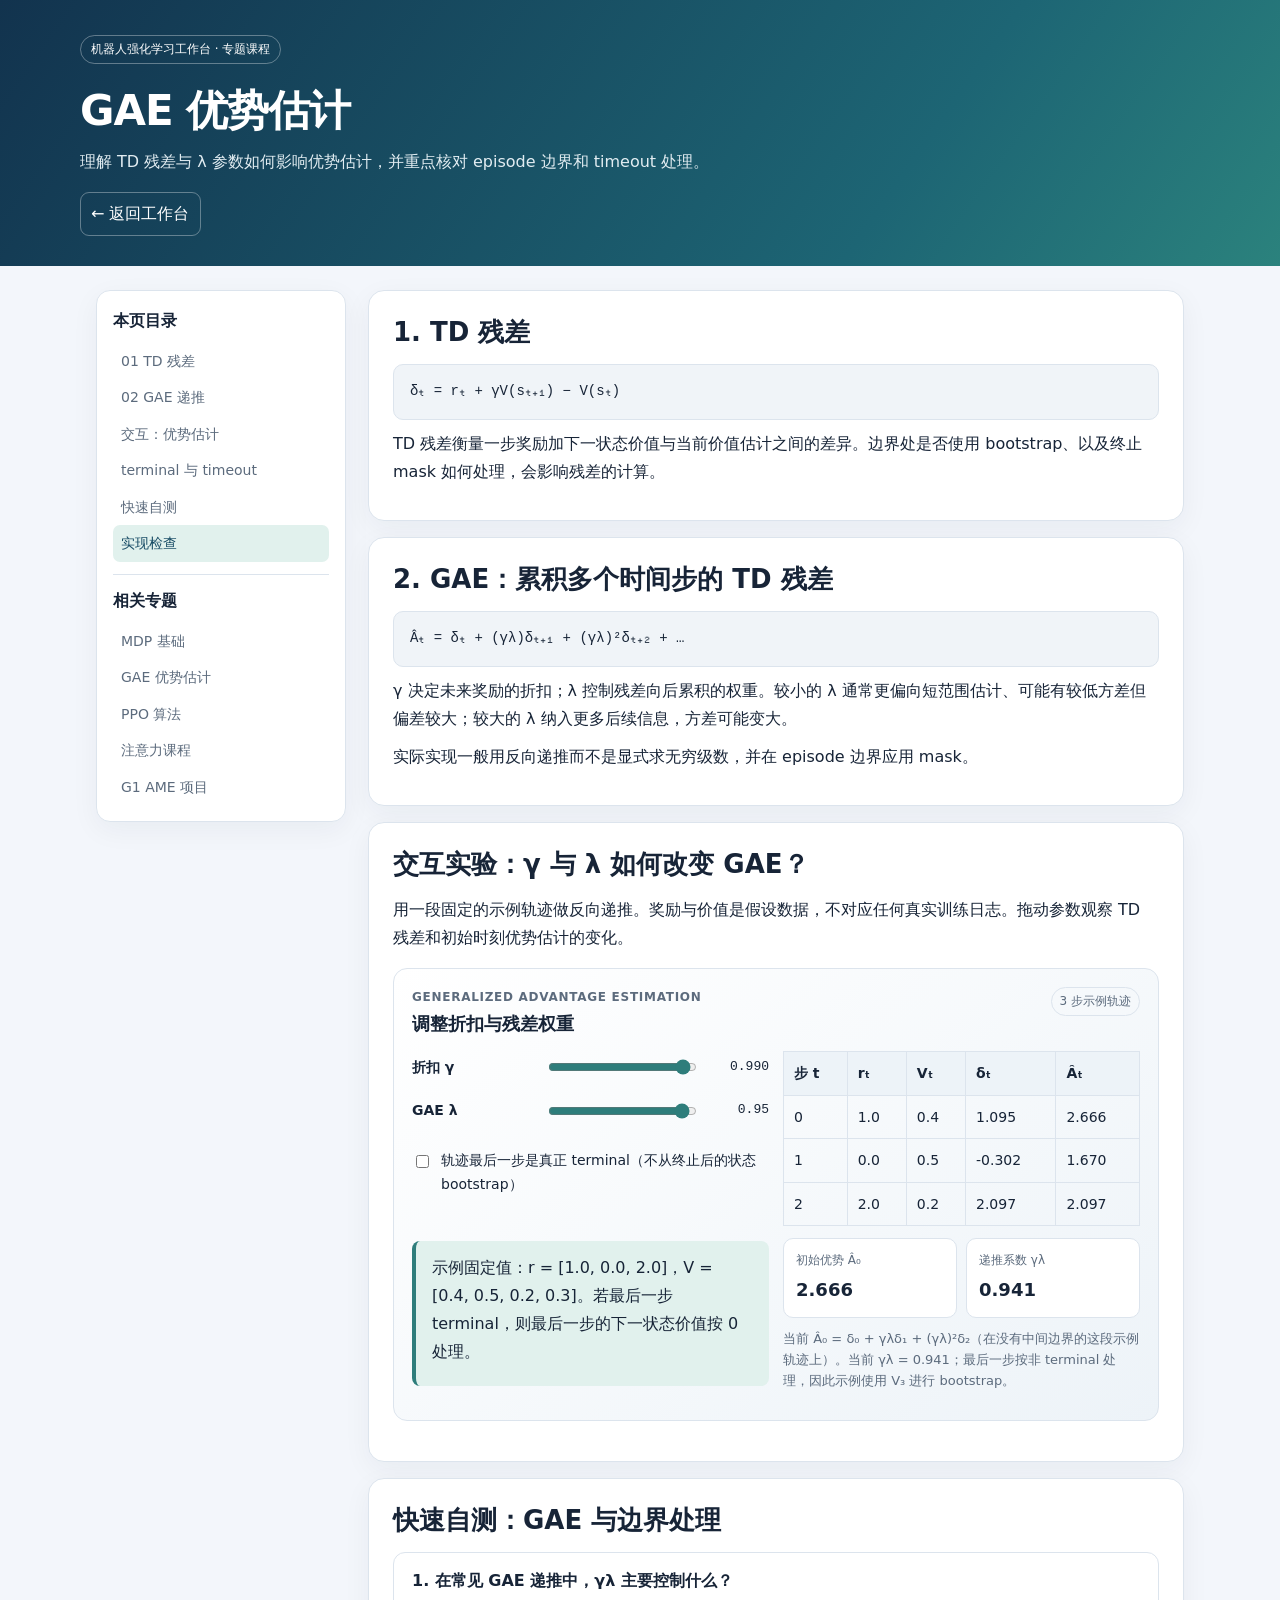
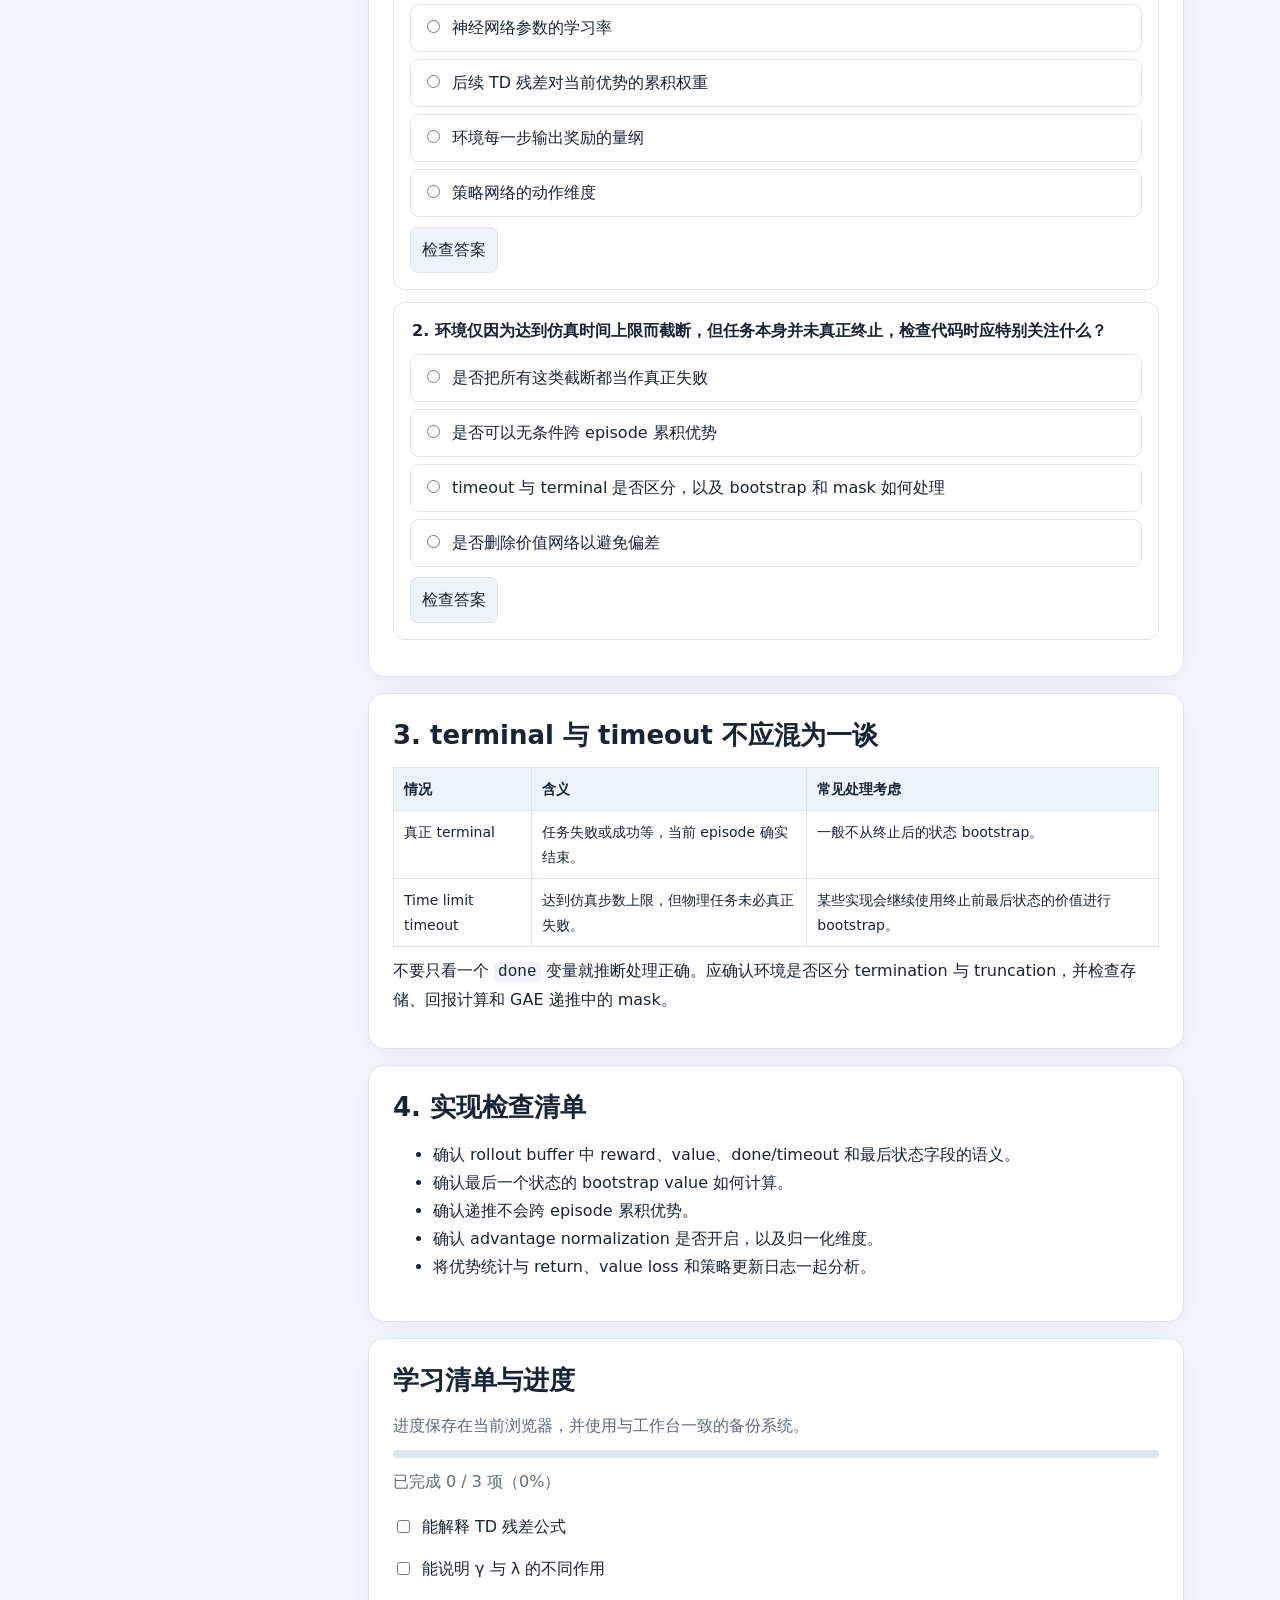
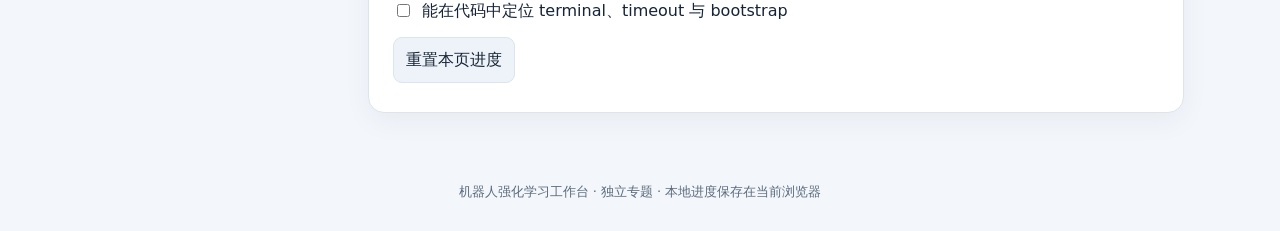
<file: modules/gae.html>
<!doctype html>
<html lang="zh-CN"><head><meta charset="utf-8"><meta name="viewport" content="width=device-width,initial-scale=1"><meta name="description" content="GAE 优势估计：机器人强化学习学习专题。"><title>GAE 优势估计 · 机器人强化学习工作台</title><link rel="stylesheet" href="../assets/portal.css"></head>
<body data-page-key="gae"><header><div class="wrap"><span class="tag">机器人强化学习工作台 · 专题课程</span><h1>GAE 优势估计</h1><p>理解 TD 残差与 λ 参数如何影响优势估计，并重点核对 episode 边界和 timeout 处理。</p><a class="back" href="../index.html">← 返回工作台</a></div></header><div class="layout"><nav aria-label="本页目录"><strong>本页目录</strong><a href="#td">01 TD 残差</a><a href="#gae">02 GAE 递推</a><a href="#gae-lab">交互：优势估计</a><a href="#boundary">terminal 与 timeout</a><a href="#gae-quiz">快速自测</a><a href="#check">实现检查</a><hr style="border:0;border-top:1px solid var(--line);margin:12px 0"><strong>相关专题</strong><a href="./mdp.html">MDP 基础</a><a href="./gae.html">GAE 优势估计</a><a href="./ppo.html">PPO 算法</a><a href="./attention.html">注意力课程</a><a href="../g1-ame/overview.html">G1 AME 项目</a></nav><main><section class="lesson" id="td"><h2>1. TD 残差</h2><div class="formula">δₜ = rₜ + γV(sₜ₊₁) − V(sₜ)</div><p>TD 残差衡量一步奖励加下一状态价值与当前价值估计之间的差异。边界处是否使用 bootstrap、以及终止 mask 如何处理，会影响残差的计算。</p></section><section class="lesson" id="gae"><h2>2. GAE：累积多个时间步的 TD 残差</h2><div class="formula">Âₜ = δₜ + (γλ)δₜ₊₁ + (γλ)²δₜ₊₂ + …</div><p>γ 决定未来奖励的折扣；λ 控制残差向后累积的权重。较小的 λ 通常更偏向短范围估计、可能有较低方差但偏差较大；较大的 λ 纳入更多后续信息，方差可能变大。</p><p>实际实现一般用反向递推而不是显式求无穷级数，并在 episode 边界应用 mask。</p></section><section class="lesson" id="gae-lab"><h2>交互实验：γ 与 λ 如何改变 GAE？</h2><p>用一段固定的示例轨迹做反向递推。奖励与价值是假设数据，不对应任何真实训练日志。拖动参数观察 TD 残差和初始时刻优势估计的变化。</p><div class="lab" data-gae-lab><div class="lab-head"><div><div class="small-kicker">Generalized advantage estimation</div><h3>调整折扣与残差权重</h3></div><span class="lab-tag">3 步示例轨迹</span></div><div class="lab-grid"><div class="lab-controls"><div class="control-row"><label for="gae-gamma">折扣 γ</label><input id="gae-gamma" data-gae-gamma type="range" min="0.80" max="0.999" step="0.001" value="0.99"><output class="control-value" data-gae-gamma-out>0.990</output></div><div class="control-row"><label for="gae-lambda">GAE λ</label><input id="gae-lambda" data-gae-lambda type="range" min="0" max="1" step="0.01" value="0.95"><output class="control-value" data-gae-lambda-out>0.95</output></div><label class="terminal-toggle"><input type="checkbox" data-gae-terminal><span>轨迹最后一步是真正 terminal（不从终止后的状态 bootstrap）</span></label><div class="callout">示例固定值：r = [1.0, 0.0, 2.0]，V = [0.4, 0.5, 0.2, 0.3]。若最后一步 terminal，则最后一步的下一状态价值按 0 处理。</div></div><div><div class="tablewrap"><table><thead><tr><th>步 t</th><th>rₜ</th><th>Vₜ</th><th>δₜ</th><th>Âₜ</th></tr></thead><tbody><tr><td>0</td><td>1.0</td><td>0.4</td><td data-gae-delta="0">—</td><td data-gae-adv="0">—</td></tr><tr><td>1</td><td>0.0</td><td>0.5</td><td data-gae-delta="1">—</td><td data-gae-adv="1">—</td></tr><tr><td>2</td><td>2.0</td><td>0.2</td><td data-gae-delta="2">—</td><td data-gae-adv="2">—</td></tr></tbody></table></div><div class="lab-output"><div class="metric"><small>初始优势 Â₀</small><strong data-gae-a0>—</strong></div><div class="metric"><small>递推系数 γλ</small><strong data-gae-coef>—</strong></div></div><p class="lab-note" data-gae-explain>调整 γ 和 λ，观察优势的变化。</p></div></div></div></section>
<section class="lesson" id="gae-quiz"><h2>快速自测：GAE 与边界处理</h2><div class="quiz-box" data-quiz data-quiz-id="gae-q1"><fieldset><legend>1. 在常见 GAE 递推中，γλ 主要控制什么？</legend><div class="quiz-options"><label class="quiz-option"><input type="radio" name="gae-q1" value="a"><span>神经网络参数的学习率</span></label><label class="quiz-option"><input type="radio" name="gae-q1" value="b"><span>后续 TD 残差对当前优势的累积权重</span></label><label class="quiz-option"><input type="radio" name="gae-q1" value="c"><span>环境每一步输出奖励的量纲</span></label><label class="quiz-option"><input type="radio" name="gae-q1" value="d"><span>策略网络的动作维度</span></label></div><div class="quiz-feedback" data-feedback hidden></div><div class="quiz-actions"><button type="button" data-quiz-check data-correct="b" data-explanation="递推中后续优势乘以 γλ；λ 越小，向后累积通常越短。γ 同时承担回报折扣的作用。">检查答案</button><span class="quiz-score" data-quiz-score></span></div></fieldset></div><div class="quiz-box" data-quiz data-quiz-id="gae-q2"><fieldset><legend>2. 环境仅因为达到仿真时间上限而截断，但任务本身并未真正终止，检查代码时应特别关注什么？</legend><div class="quiz-options"><label class="quiz-option"><input type="radio" name="gae-q2" value="a"><span>是否把所有这类截断都当作真正失败</span></label><label class="quiz-option"><input type="radio" name="gae-q2" value="b"><span>是否可以无条件跨 episode 累积优势</span></label><label class="quiz-option"><input type="radio" name="gae-q2" value="c"><span>timeout 与 terminal 是否区分，以及 bootstrap 和 mask 如何处理</span></label><label class="quiz-option"><input type="radio" name="gae-q2" value="d"><span>是否删除价值网络以避免偏差</span></label></div><div class="quiz-feedback" data-feedback hidden></div><div class="quiz-actions"><button type="button" data-quiz-check data-correct="c" data-explanation="时间上限截断不一定代表 MDP 真正终止；应核对 truncation、最后状态价值 bootstrap 和优势递推 mask。">检查答案</button><span class="quiz-score" data-quiz-score></span></div></fieldset></div></section>
<section class="lesson" id="boundary"><h2>3. terminal 与 timeout 不应混为一谈</h2><div class="tablewrap"><table><thead><tr><th>情况</th><th>含义</th><th>常见处理考虑</th></tr></thead><tbody><tr><td>真正 terminal</td><td>任务失败或成功等，当前 episode 确实结束。</td><td>一般不从终止后的状态 bootstrap。</td></tr><tr><td>Time limit timeout</td><td>达到仿真步数上限，但物理任务未必真正失败。</td><td>某些实现会继续使用终止前最后状态的价值进行 bootstrap。</td></tr></tbody></table></div><p>不要只看一个 <code>done</code> 变量就推断处理正确。应确认环境是否区分 termination 与 truncation，并检查存储、回报计算和 GAE 递推中的 mask。</p></section><section class="lesson" id="check"><h2>4. 实现检查清单</h2><ul><li>确认 rollout buffer 中 reward、value、done/timeout 和最后状态字段的语义。</li><li>确认最后一个状态的 bootstrap value 如何计算。</li><li>确认递推不会跨 episode 累积优势。</li><li>确认 advantage normalization 是否开启，以及归一化维度。</li><li>将优势统计与 return、value loss 和策略更新日志一起分析。</li></ul></section><section class="lesson" id="checklist"><h2>学习清单与进度</h2><p class="muted">进度保存在当前浏览器，并使用与工作台一致的备份系统。</p><div class="progressbar"><span data-progress-fill></span></div><p class="muted" data-progress-text>正在读取进度…</p><div class="check"><input type="checkbox" data-check="gae-td" id="g1"><label for="g1">能解释 TD 残差公式</label></div><div class="check"><input type="checkbox" data-check="gae-lambda" id="g2"><label for="g2">能说明 γ 与 λ 的不同作用</label></div><div class="check"><input type="checkbox" data-check="gae-timeout" id="g3"><label for="g3">能在代码中定位 terminal、timeout 与 bootstrap</label></div><button class="action" data-reset-progress type="button">重置本页进度</button></section></main></div><div class="footer">机器人强化学习工作台 · 独立专题 · 本地进度保存在当前浏览器</div><script src="../assets/portal.js"></script><script src="../assets/interactive.js"></script></body></html>
</file>
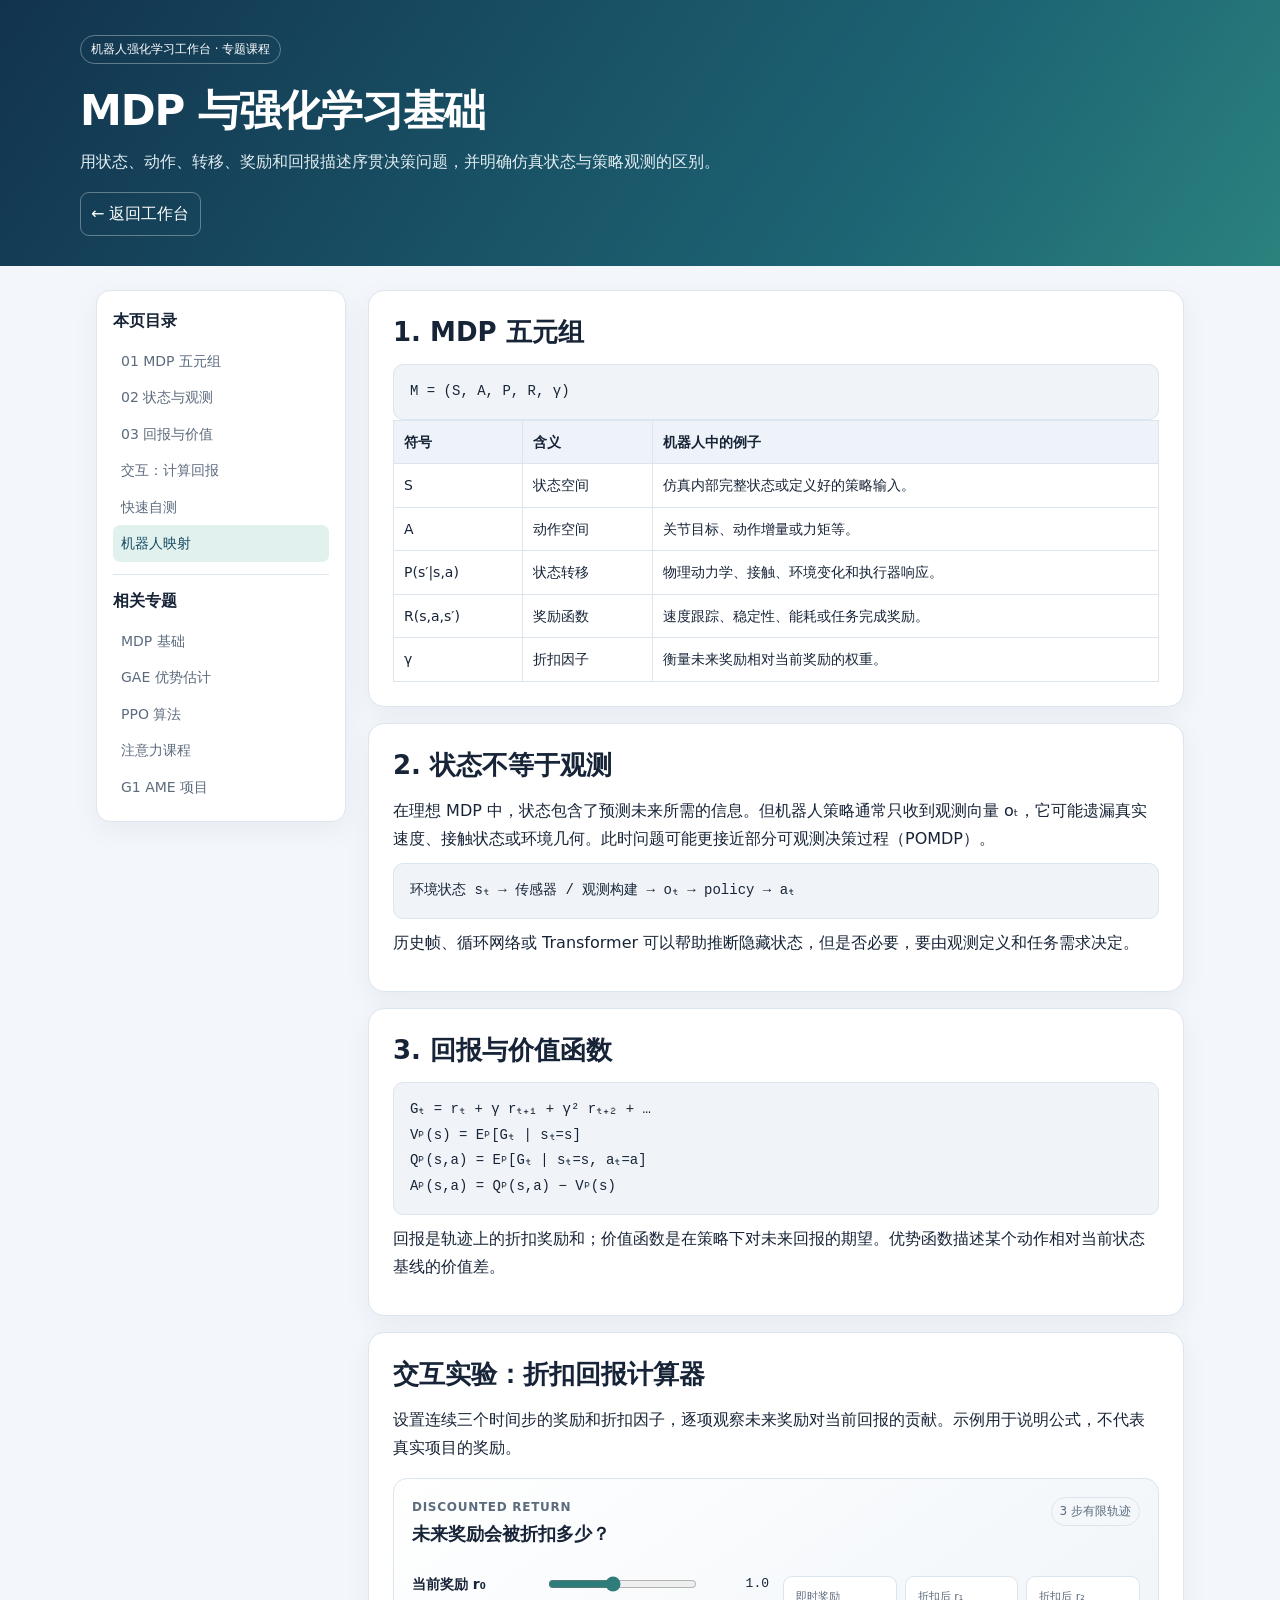
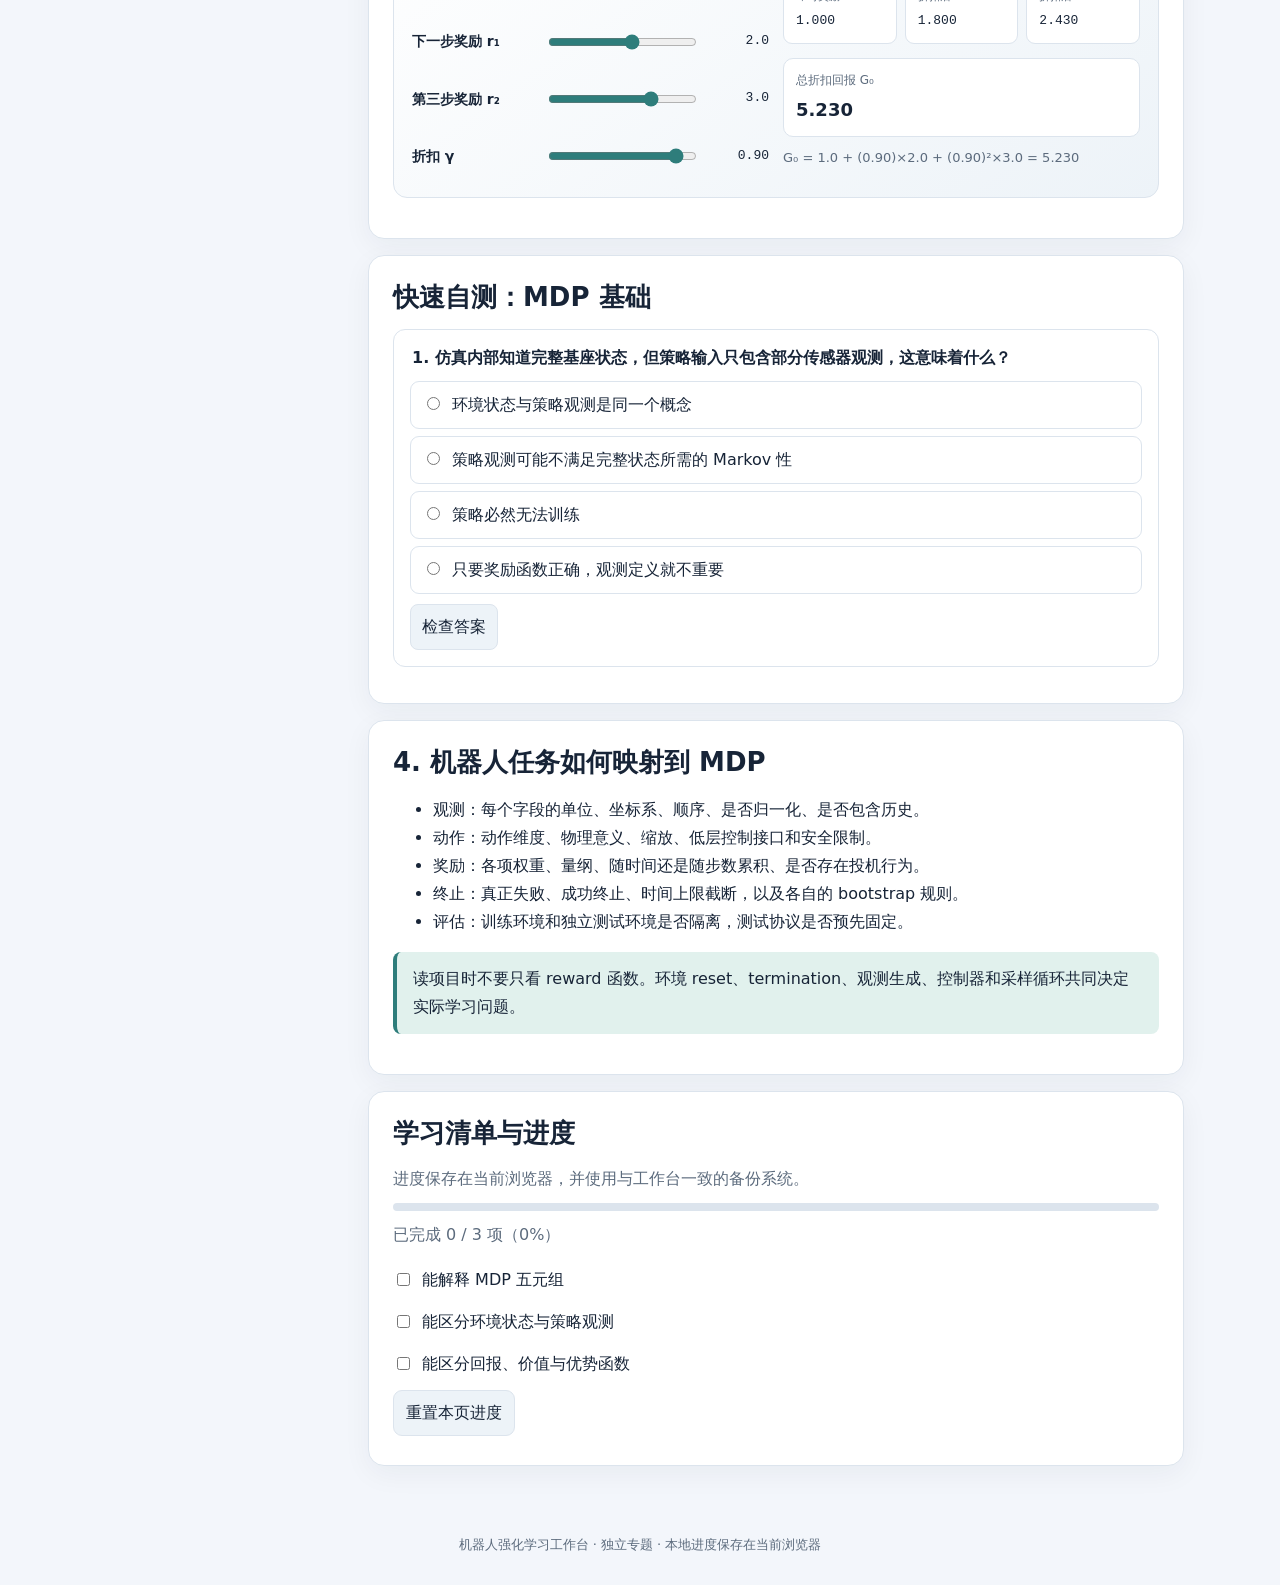
<file: modules/mdp.html>
<!doctype html>
<html lang="zh-CN"><head><meta charset="utf-8"><meta name="viewport" content="width=device-width,initial-scale=1"><meta name="description" content="MDP 与强化学习基础：机器人强化学习学习专题。"><title>MDP 与强化学习基础 · 机器人强化学习工作台</title><link rel="stylesheet" href="../assets/portal.css"></head>
<body data-page-key="mdp"><header><div class="wrap"><span class="tag">机器人强化学习工作台 · 专题课程</span><h1>MDP 与强化学习基础</h1><p>用状态、动作、转移、奖励和回报描述序贯决策问题，并明确仿真状态与策略观测的区别。</p><a class="back" href="../index.html">← 返回工作台</a></div></header><div class="layout"><nav aria-label="本页目录"><strong>本页目录</strong><a href="#mdp">01 MDP 五元组</a><a href="#partial">02 状态与观测</a><a href="#return">03 回报与价值</a><a href="#return-lab">交互：计算回报</a><a href="#mdp-quiz">快速自测</a><a href="#design">机器人映射</a><hr style="border:0;border-top:1px solid var(--line);margin:12px 0"><strong>相关专题</strong><a href="./mdp.html">MDP 基础</a><a href="./gae.html">GAE 优势估计</a><a href="./ppo.html">PPO 算法</a><a href="./attention.html">注意力课程</a><a href="../g1-ame/overview.html">G1 AME 项目</a></nav><main><section class="lesson" id="mdp"><h2>1. MDP 五元组</h2><div class="formula">M = (S, A, P, R, γ)</div><div class="tablewrap"><table><thead><tr><th>符号</th><th>含义</th><th>机器人中的例子</th></tr></thead><tbody><tr><td>S</td><td>状态空间</td><td>仿真内部完整状态或定义好的策略输入。</td></tr><tr><td>A</td><td>动作空间</td><td>关节目标、动作增量或力矩等。</td></tr><tr><td>P(s′|s,a)</td><td>状态转移</td><td>物理动力学、接触、环境变化和执行器响应。</td></tr><tr><td>R(s,a,s′)</td><td>奖励函数</td><td>速度跟踪、稳定性、能耗或任务完成奖励。</td></tr><tr><td>γ</td><td>折扣因子</td><td>衡量未来奖励相对当前奖励的权重。</td></tr></tbody></table></div></section><section class="lesson" id="partial"><h2>2. 状态不等于观测</h2><p>在理想 MDP 中，状态包含了预测未来所需的信息。但机器人策略通常只收到观测向量 oₜ，它可能遗漏真实速度、接触状态或环境几何。此时问题可能更接近部分可观测决策过程（POMDP）。</p><div class="formula">环境状态 sₜ → 传感器 / 观测构建 → oₜ → policy → aₜ</div><p>历史帧、循环网络或 Transformer 可以帮助推断隐藏状态，但是否必要，要由观测定义和任务需求决定。</p></section><section class="lesson" id="return"><h2>3. 回报与价值函数</h2><div class="formula">Gₜ = rₜ + γ rₜ₊₁ + γ² rₜ₊₂ + …<br>Vᵖ(s) = Eᵖ[Gₜ | sₜ=s]<br>Qᵖ(s,a) = Eᵖ[Gₜ | sₜ=s, aₜ=a]<br>Aᵖ(s,a) = Qᵖ(s,a) − Vᵖ(s)</div><p>回报是轨迹上的折扣奖励和；价值函数是在策略下对未来回报的期望。优势函数描述某个动作相对当前状态基线的价值差。</p></section><section class="lesson" id="return-lab"><h2>交互实验：折扣回报计算器</h2><p>设置连续三个时间步的奖励和折扣因子，逐项观察未来奖励对当前回报的贡献。示例用于说明公式，不代表真实项目的奖励。</p><div class="lab" data-return-lab><div class="lab-head"><div><div class="small-kicker">Discounted return</div><h3>未来奖励会被折扣多少？</h3></div><span class="lab-tag">3 步有限轨迹</span></div><div class="lab-grid"><div class="lab-controls"><div class="control-row"><label for="ret-r0">当前奖励 r₀</label><input id="ret-r0" data-ret-reward="0" type="range" min="-2" max="5" step="0.5" value="1"><output class="control-value" data-ret-out="0">1.0</output></div><div class="control-row"><label for="ret-r1">下一步奖励 r₁</label><input id="ret-r1" data-ret-reward="1" type="range" min="-2" max="5" step="0.5" value="2"><output class="control-value" data-ret-out="1">2.0</output></div><div class="control-row"><label for="ret-r2">第三步奖励 r₂</label><input id="ret-r2" data-ret-reward="2" type="range" min="-2" max="5" step="0.5" value="3"><output class="control-value" data-ret-out="2">3.0</output></div><div class="control-row"><label for="ret-gamma">折扣 γ</label><input id="ret-gamma" data-ret-gamma type="range" min="0" max="1" step="0.01" value="0.9"><output class="control-value" data-ret-gamma-out>0.90</output></div></div><div><div class="shape-strip"><div class="shape-chip"><small>即时奖励</small><code data-ret-term="0">1.00</code></div><div class="shape-chip"><small>折扣后 r₁</small><code data-ret-term="1">1.80</code></div><div class="shape-chip"><small>折扣后 r₂</small><code data-ret-term="2">2.43</code></div></div><div class="metric"><small>总折扣回报 G₀</small><strong data-ret-total>5.23</strong></div><p class="lab-note" data-ret-explain>G₀ = r₀ + γr₁ + γ²r₂</p></div></div></div></section>
<section class="lesson" id="mdp-quiz"><h2>快速自测：MDP 基础</h2><div class="quiz-box" data-quiz data-quiz-id="mdp-q1"><fieldset><legend>1. 仿真内部知道完整基座状态，但策略输入只包含部分传感器观测，这意味着什么？</legend><div class="quiz-options"><label class="quiz-option"><input type="radio" name="mdp-q1" value="a"><span>环境状态与策略观测是同一个概念</span></label><label class="quiz-option"><input type="radio" name="mdp-q1" value="b"><span>策略观测可能不满足完整状态所需的 Markov 性</span></label><label class="quiz-option"><input type="radio" name="mdp-q1" value="c"><span>策略必然无法训练</span></label><label class="quiz-option"><input type="radio" name="mdp-q1" value="d"><span>只要奖励函数正确，观测定义就不重要</span></label></div><div class="quiz-feedback" data-feedback hidden></div><div class="quiz-actions"><button type="button" data-quiz-check data-correct="b" data-explanation="策略只得到部分观测时，隐藏速度、接触状态或地形信息可能影响未来，问题可能更接近 POMDP。">检查答案</button><span class="quiz-score" data-quiz-score></span></div></fieldset></div></section>
<section class="lesson" id="design"><h2>4. 机器人任务如何映射到 MDP</h2><ul><li>观测：每个字段的单位、坐标系、顺序、是否归一化、是否包含历史。</li><li>动作：动作维度、物理意义、缩放、低层控制接口和安全限制。</li><li>奖励：各项权重、量纲、随时间还是随步数累积、是否存在投机行为。</li><li>终止：真正失败、成功终止、时间上限截断，以及各自的 bootstrap 规则。</li><li>评估：训练环境和独立测试环境是否隔离，测试协议是否预先固定。</li></ul><div class="callout">读项目时不要只看 reward 函数。环境 reset、termination、观测生成、控制器和采样循环共同决定实际学习问题。</div></section><section class="lesson" id="checklist"><h2>学习清单与进度</h2><p class="muted">进度保存在当前浏览器，并使用与工作台一致的备份系统。</p><div class="progressbar"><span data-progress-fill></span></div><p class="muted" data-progress-text>正在读取进度…</p><div class="check"><input type="checkbox" data-check="mdp-five" id="m1"><label for="m1">能解释 MDP 五元组</label></div><div class="check"><input type="checkbox" data-check="state-obs" id="m2"><label for="m2">能区分环境状态与策略观测</label></div><div class="check"><input type="checkbox" data-check="return-value" id="m3"><label for="m3">能区分回报、价值与优势函数</label></div><button class="action" data-reset-progress type="button">重置本页进度</button></section></main></div><div class="footer">机器人强化学习工作台 · 独立专题 · 本地进度保存在当前浏览器</div><script src="../assets/portal.js"></script><script src="../assets/interactive.js"></script></body></html>
</file>
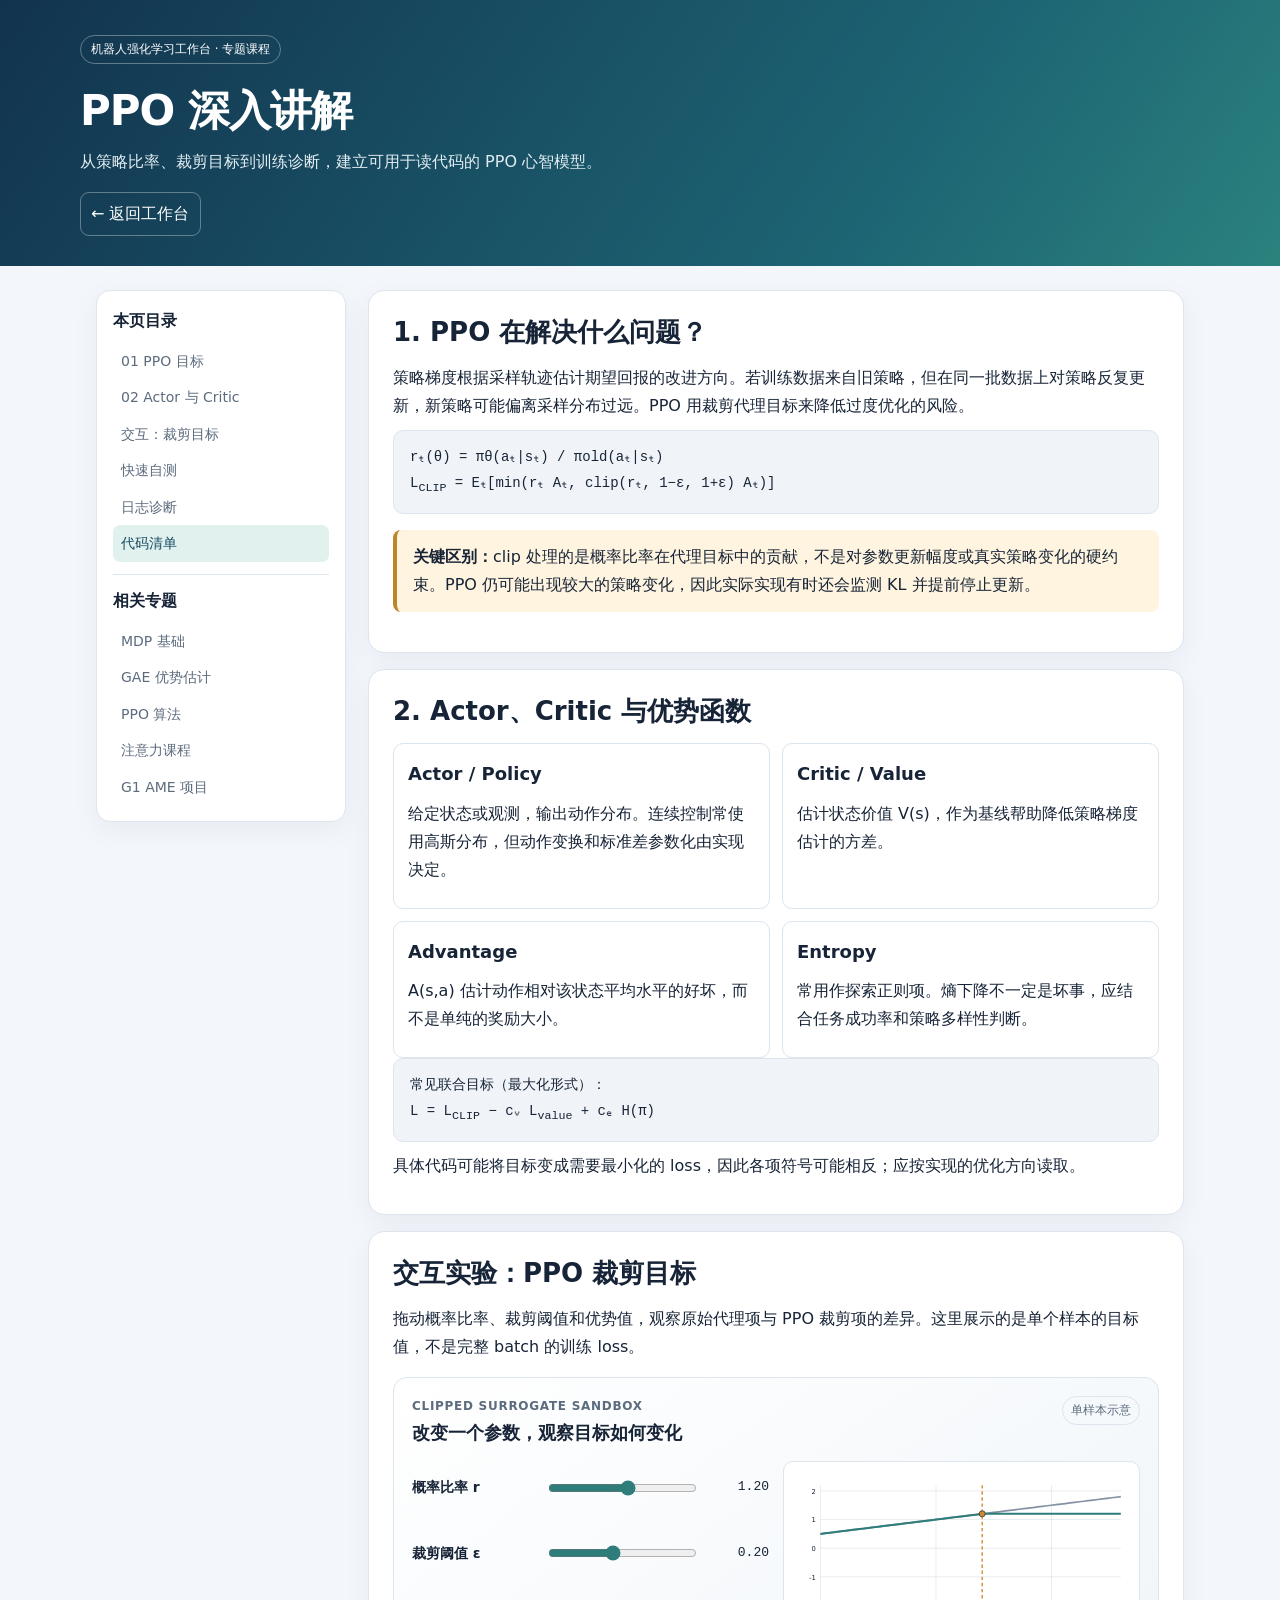
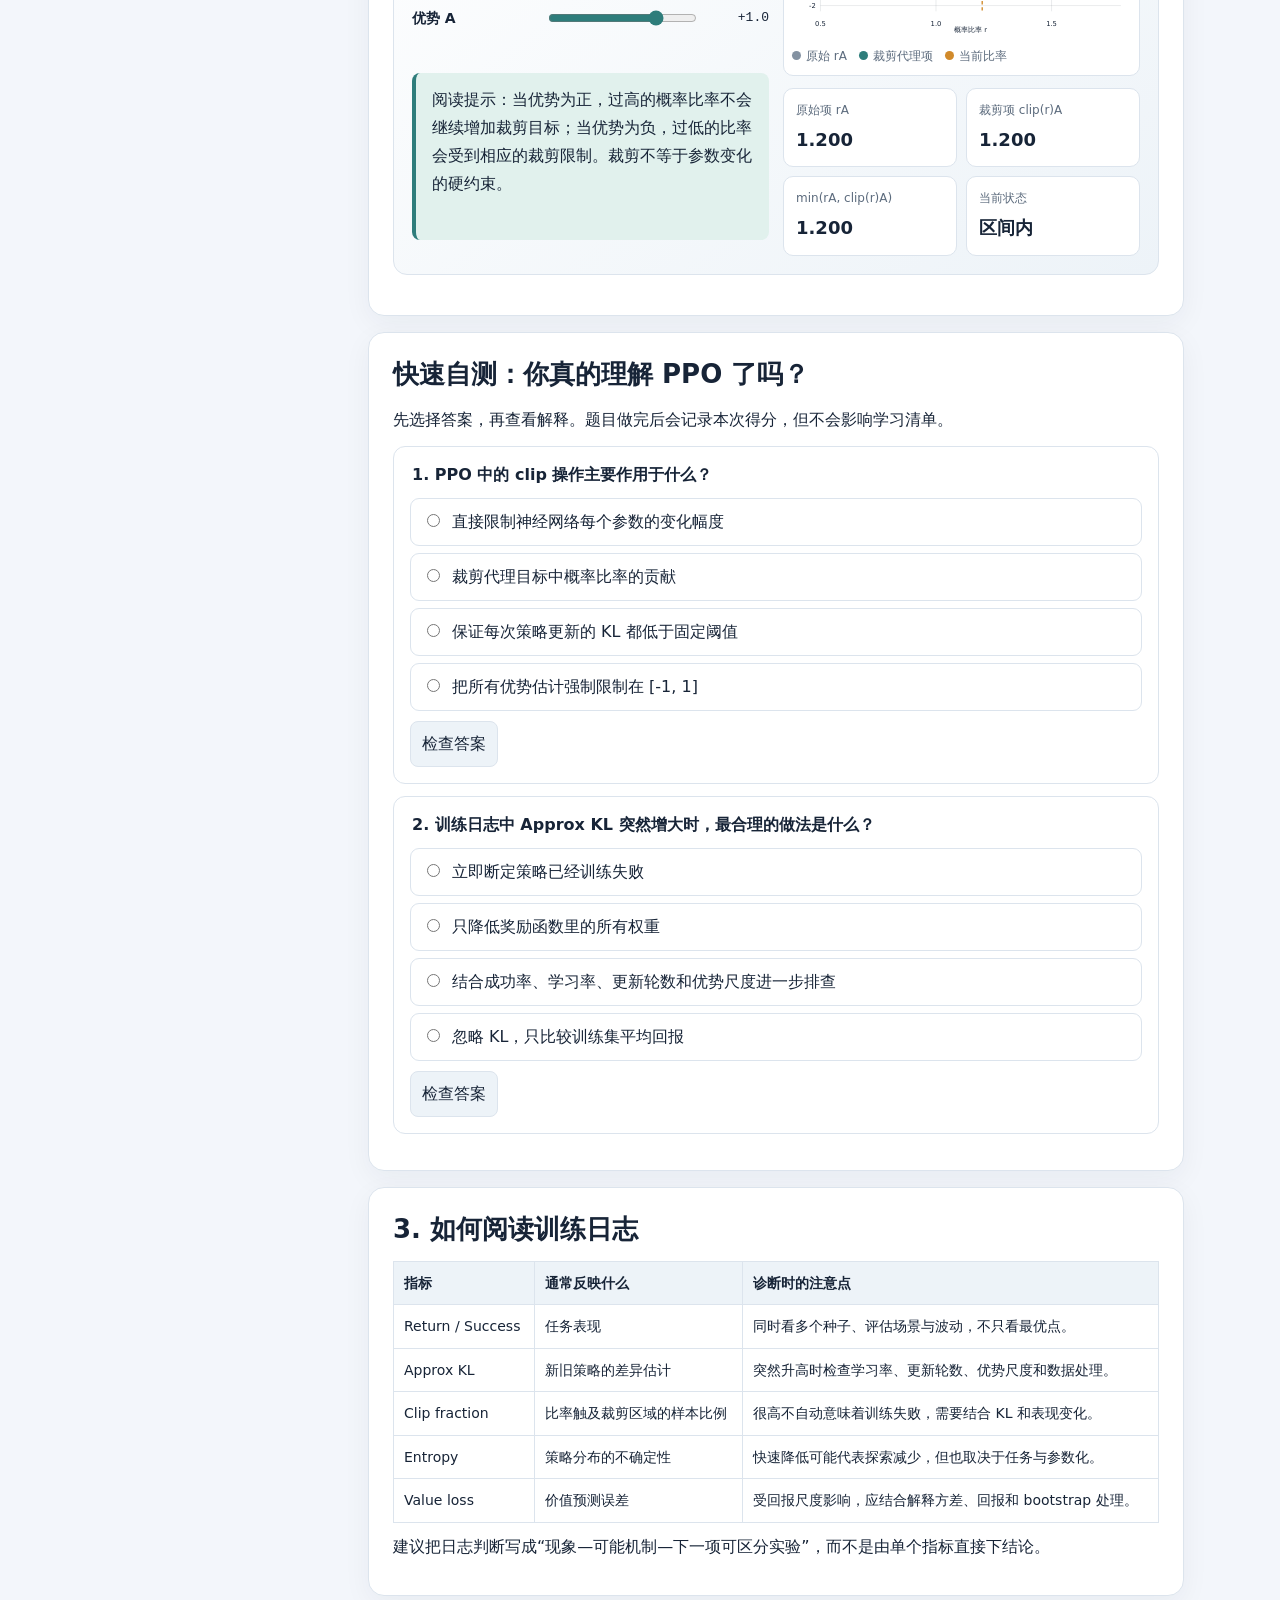
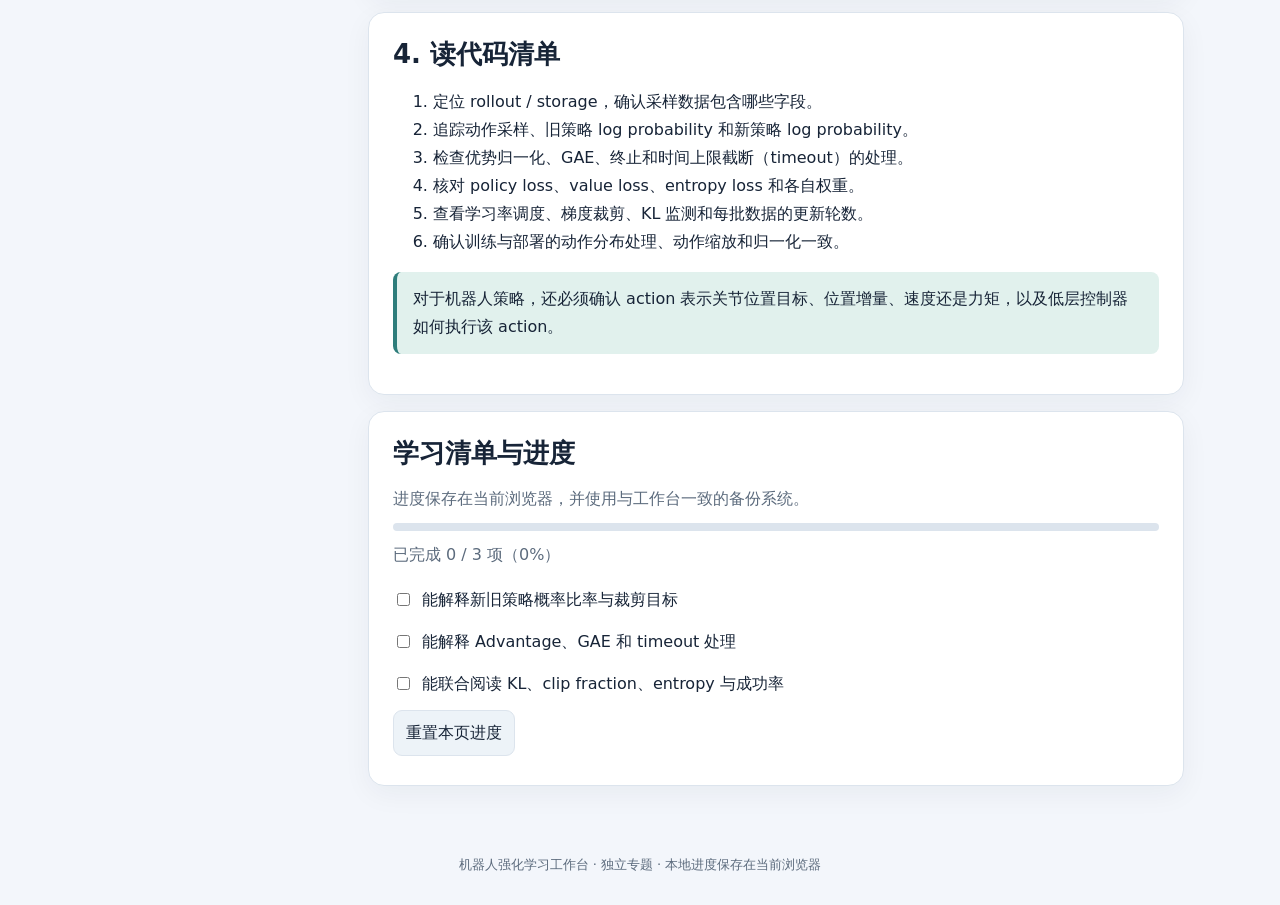
<file: modules/ppo.html>
<!doctype html>
<html lang="zh-CN"><head><meta charset="utf-8"><meta name="viewport" content="width=device-width,initial-scale=1"><meta name="description" content="PPO 深入讲解：机器人强化学习学习专题。"><title>PPO 深入讲解 · 机器人强化学习工作台</title><link rel="stylesheet" href="../assets/portal.css"></head>
<body data-page-key="ppo"><header><div class="wrap"><span class="tag">机器人强化学习工作台 · 专题课程</span><h1>PPO 深入讲解</h1><p>从策略比率、裁剪目标到训练诊断，建立可用于读代码的 PPO 心智模型。</p><a class="back" href="../index.html">← 返回工作台</a></div></header><div class="layout"><nav aria-label="本页目录"><strong>本页目录</strong><a href="#problem">01 PPO 目标</a><a href="#terms">02 Actor 与 Critic</a><a href="#ppo-lab">交互：裁剪目标</a><a href="#ppo-quiz">快速自测</a><a href="#diagnostics">日志诊断</a><a href="#code">代码清单</a><hr style="border:0;border-top:1px solid var(--line);margin:12px 0"><strong>相关专题</strong><a href="./mdp.html">MDP 基础</a><a href="./gae.html">GAE 优势估计</a><a href="./ppo.html">PPO 算法</a><a href="./attention.html">注意力课程</a><a href="../g1-ame/overview.html">G1 AME 项目</a></nav><main><section class="lesson" id="problem"><h2>1. PPO 在解决什么问题？</h2><p>策略梯度根据采样轨迹估计期望回报的改进方向。若训练数据来自旧策略，但在同一批数据上对策略反复更新，新策略可能偏离采样分布过远。PPO 用裁剪代理目标来降低过度优化的风险。</p><div class="formula">rₜ(θ) = πθ(aₜ|sₜ) / πold(aₜ|sₜ)<br>L<sub>CLIP</sub> = Eₜ[min(rₜ Aₜ, clip(rₜ, 1−ε, 1+ε) Aₜ)]</div><div class="callout warning"><b>关键区别：</b>clip 处理的是概率比率在代理目标中的贡献，不是对参数更新幅度或真实策略变化的硬约束。PPO 仍可能出现较大的策略变化，因此实际实现有时还会监测 KL 并提前停止更新。</div></section><section class="lesson" id="terms"><h2>2. Actor、Critic 与优势函数</h2><div class="grid"><div class="mini"><h3>Actor / Policy</h3><p>给定状态或观测，输出动作分布。连续控制常使用高斯分布，但动作变换和标准差参数化由实现决定。</p></div><div class="mini"><h3>Critic / Value</h3><p>估计状态价值 V(s)，作为基线帮助降低策略梯度估计的方差。</p></div><div class="mini"><h3>Advantage</h3><p>A(s,a) 估计动作相对该状态平均水平的好坏，而不是单纯的奖励大小。</p></div><div class="mini"><h3>Entropy</h3><p>常用作探索正则项。熵下降不一定是坏事，应结合任务成功率和策略多样性判断。</p></div></div><div class="formula">常见联合目标（最大化形式）：<br>L = L<sub>CLIP</sub> − cᵥ L<sub>value</sub> + cₑ H(π)</div><p>具体代码可能将目标变成需要最小化的 loss，因此各项符号可能相反；应按实现的优化方向读取。</p></section><section class="lesson" id="ppo-lab"><h2>交互实验：PPO 裁剪目标</h2><p>拖动概率比率、裁剪阈值和优势值，观察原始代理项与 PPO 裁剪项的差异。这里展示的是单个样本的目标值，不是完整 batch 的训练 loss。</p>
<div class="lab" data-ppo-lab><div class="lab-head"><div><div class="small-kicker">Clipped surrogate sandbox</div><h3>改变一个参数，观察目标如何变化</h3></div><span class="lab-tag">单样本示意</span></div>
<div class="lab-grid"><div class="lab-controls">
<div class="control-row"><label for="ppo-ratio">概率比率 r</label><input id="ppo-ratio" data-ppo-ratio type="range" min="0.5" max="1.8" value="1.2" step="0.01"><output class="control-value" data-ppo-ratio-out>1.20</output></div>
<div class="control-row"><label for="ppo-eps">裁剪阈值 ε</label><input id="ppo-eps" data-ppo-eps type="range" min="0.05" max="0.40" value="0.20" step="0.01"><output class="control-value" data-ppo-eps-out>0.20</output></div>
<div class="control-row"><label for="ppo-adv">优势 A</label><input id="ppo-adv" data-ppo-adv type="range" min="-2" max="2" value="1" step="0.1"><output class="control-value" data-ppo-adv-out>+1.0</output></div>
<div class="callout">阅读提示：当优势为正，过高的概率比率不会继续增加裁剪目标；当优势为负，过低的比率会受到相应的裁剪限制。裁剪不等于参数变化的硬约束。</div></div>
<div><div class="chart-wrap"><svg data-ppo-chart viewBox="0 0 500 230" role="img" aria-label="概率比率变化时的未裁剪目标与裁剪目标曲线"></svg><div class="chart-legend"><span><i class="legend-dot gray"></i>原始 rA</span><span><i class="legend-dot"></i>裁剪代理项</span><span><i class="legend-dot orange"></i>当前比率</span></div></div><div class="lab-output"><div class="metric"><small>原始项 rA</small><strong data-ppo-raw>1.20</strong></div><div class="metric"><small>裁剪项 clip(r)A</small><strong data-ppo-clip>1.20</strong></div><div class="metric"><small>min(rA, clip(r)A)</small><strong data-ppo-objective>1.20</strong></div><div class="metric"><small>当前状态</small><strong data-ppo-status>正在计算</strong></div></div></div></div></div></section>
<section class="lesson" id="ppo-quiz"><h2>快速自测：你真的理解 PPO 了吗？</h2><p>先选择答案，再查看解释。题目做完后会记录本次得分，但不会影响学习清单。</p>
<div class="quiz-box" data-quiz data-quiz-id="ppo-q1"><fieldset><legend>1. PPO 中的 clip 操作主要作用于什么？</legend><div class="quiz-options"><label class="quiz-option"><input type="radio" name="ppo-q1" value="a"><span>直接限制神经网络每个参数的变化幅度</span></label><label class="quiz-option"><input type="radio" name="ppo-q1" value="b"><span>裁剪代理目标中概率比率的贡献</span></label><label class="quiz-option"><input type="radio" name="ppo-q1" value="c"><span>保证每次策略更新的 KL 都低于固定阈值</span></label><label class="quiz-option"><input type="radio" name="ppo-q1" value="d"><span>把所有优势估计强制限制在 [-1, 1]</span></label></div><div class="quiz-feedback" data-feedback hidden></div><div class="quiz-actions"><button type="button" data-quiz-check data-correct="b" data-explanation="clip 限制概率比率在代理目标中的有利贡献；它不是参数空间或 KL 的硬约束。">检查答案</button><span class="quiz-score" data-quiz-score></span></div></fieldset></div>
<div class="quiz-box" data-quiz data-quiz-id="ppo-q2"><fieldset><legend>2. 训练日志中 Approx KL 突然增大时，最合理的做法是什么？</legend><div class="quiz-options"><label class="quiz-option"><input type="radio" name="ppo-q2" value="a"><span>立即断定策略已经训练失败</span></label><label class="quiz-option"><input type="radio" name="ppo-q2" value="b"><span>只降低奖励函数里的所有权重</span></label><label class="quiz-option"><input type="radio" name="ppo-q2" value="c"><span>结合成功率、学习率、更新轮数和优势尺度进一步排查</span></label><label class="quiz-option"><input type="radio" name="ppo-q2" value="d"><span>忽略 KL，只比较训练集平均回报</span></label></div><div class="quiz-feedback" data-feedback hidden></div><div class="quiz-actions"><button type="button" data-quiz-check data-correct="c" data-explanation="KL 升高是需要排查的信号，但不能单独证明训练失败；要结合策略表现与更新设置判断。">检查答案</button><span class="quiz-score" data-quiz-score></span></div></fieldset></div></section>
<section class="lesson" id="diagnostics"><h2>3. 如何阅读训练日志</h2><div class="tablewrap"><table><thead><tr><th>指标</th><th>通常反映什么</th><th>诊断时的注意点</th></tr></thead><tbody><tr><td>Return / Success</td><td>任务表现</td><td>同时看多个种子、评估场景与波动，不只看最优点。</td></tr><tr><td>Approx KL</td><td>新旧策略的差异估计</td><td>突然升高时检查学习率、更新轮数、优势尺度和数据处理。</td></tr><tr><td>Clip fraction</td><td>比率触及裁剪区域的样本比例</td><td>很高不自动意味着训练失败，需要结合 KL 和表现变化。</td></tr><tr><td>Entropy</td><td>策略分布的不确定性</td><td>快速降低可能代表探索减少，但也取决于任务与参数化。</td></tr><tr><td>Value loss</td><td>价值预测误差</td><td>受回报尺度影响，应结合解释方差、回报和 bootstrap 处理。</td></tr></tbody></table></div><p>建议把日志判断写成“现象—可能机制—下一项可区分实验”，而不是由单个指标直接下结论。</p></section><section class="lesson" id="code"><h2>4. 读代码清单</h2><ol><li>定位 rollout / storage，确认采样数据包含哪些字段。</li><li>追踪动作采样、旧策略 log probability 和新策略 log probability。</li><li>检查优势归一化、GAE、终止和时间上限截断（timeout）的处理。</li><li>核对 policy loss、value loss、entropy loss 和各自权重。</li><li>查看学习率调度、梯度裁剪、KL 监测和每批数据的更新轮数。</li><li>确认训练与部署的动作分布处理、动作缩放和归一化一致。</li></ol><div class="callout">对于机器人策略，还必须确认 action 表示关节位置目标、位置增量、速度还是力矩，以及低层控制器如何执行该 action。</div></section><section class="lesson" id="checklist"><h2>学习清单与进度</h2><p class="muted">进度保存在当前浏览器，并使用与工作台一致的备份系统。</p><div class="progressbar"><span data-progress-fill></span></div><p class="muted" data-progress-text>正在读取进度…</p><div class="check"><input type="checkbox" data-check="ratio" id="c-ratio"><label for="c-ratio">能解释新旧策略概率比率与裁剪目标</label></div><div class="check"><input type="checkbox" data-check="advantage" id="c-adv"><label for="c-adv">能解释 Advantage、GAE 和 timeout 处理</label></div><div class="check"><input type="checkbox" data-check="logs" id="c-logs"><label for="c-logs">能联合阅读 KL、clip fraction、entropy 与成功率</label></div><button class="action" data-reset-progress type="button">重置本页进度</button></section></main></div><div class="footer">机器人强化学习工作台 · 独立专题 · 本地进度保存在当前浏览器</div><script src="../assets/portal.js"></script><script src="../assets/interactive.js"></script></body></html>
</file>
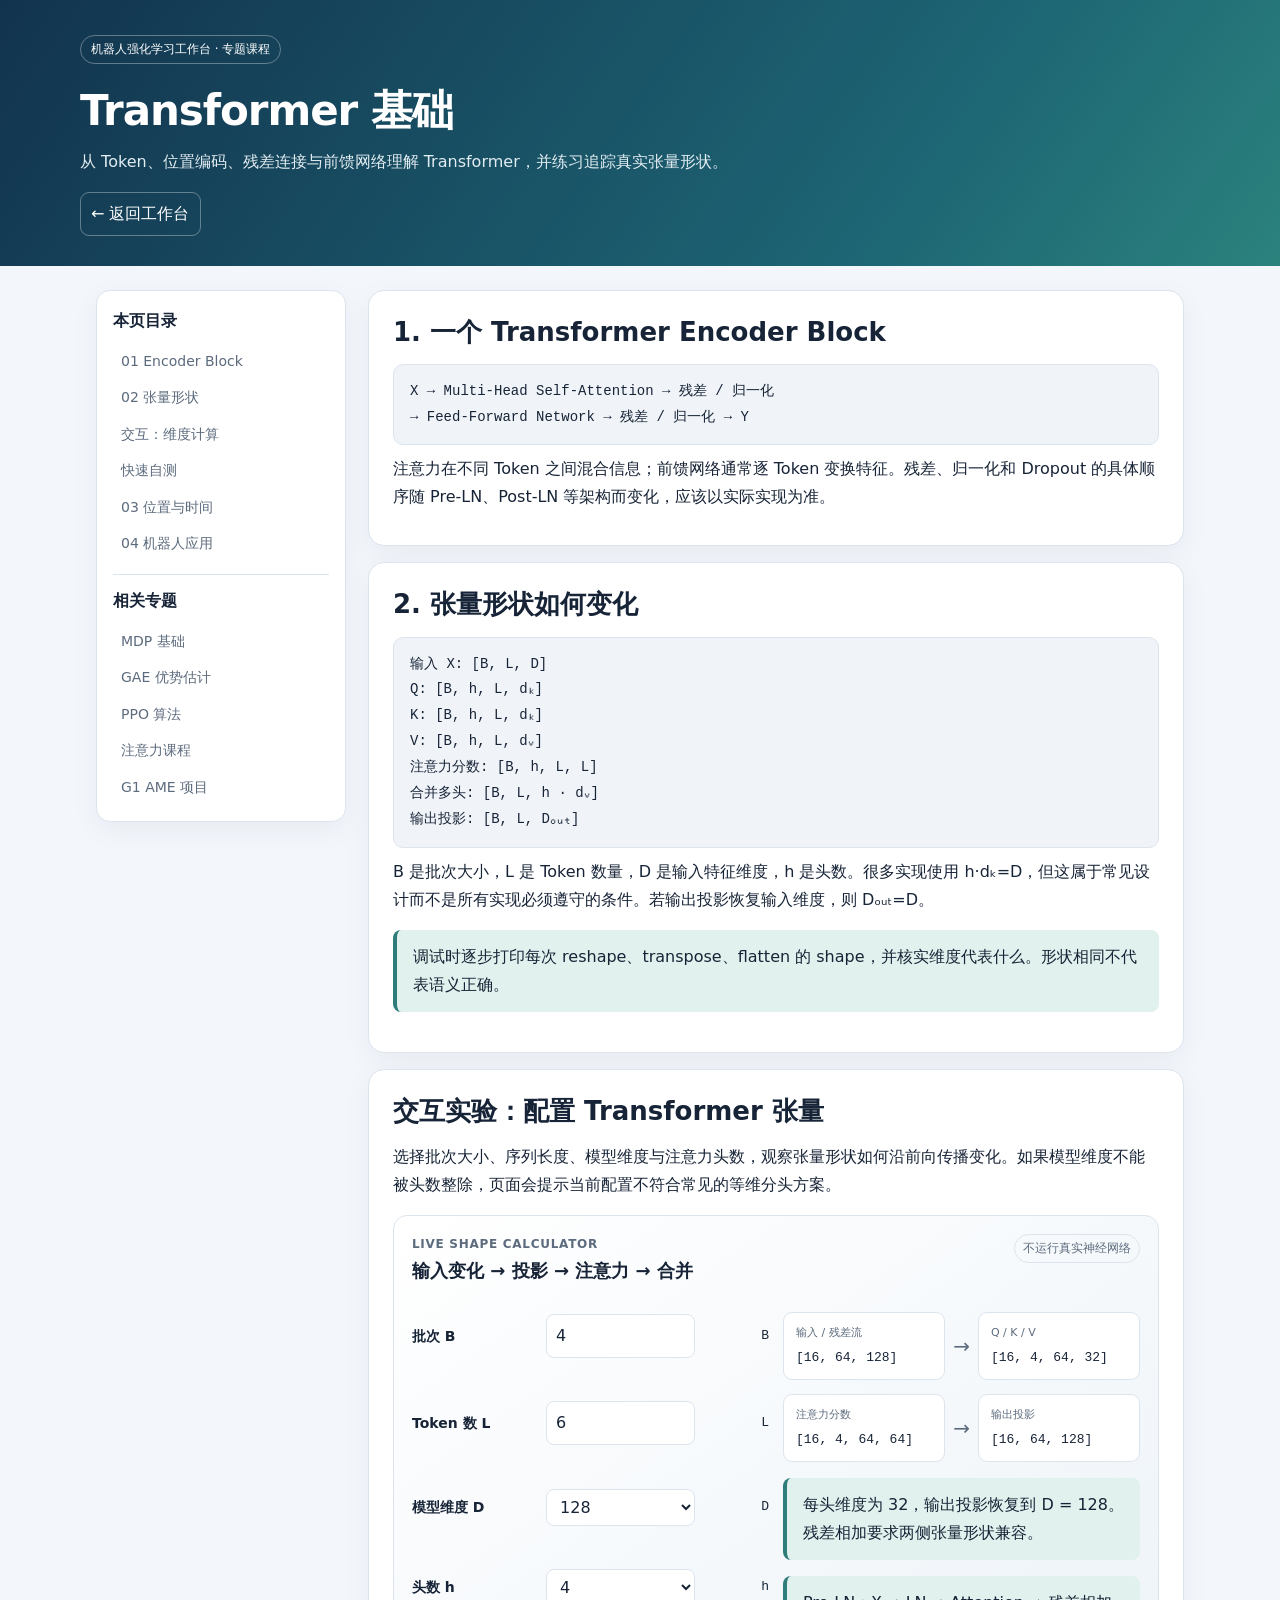
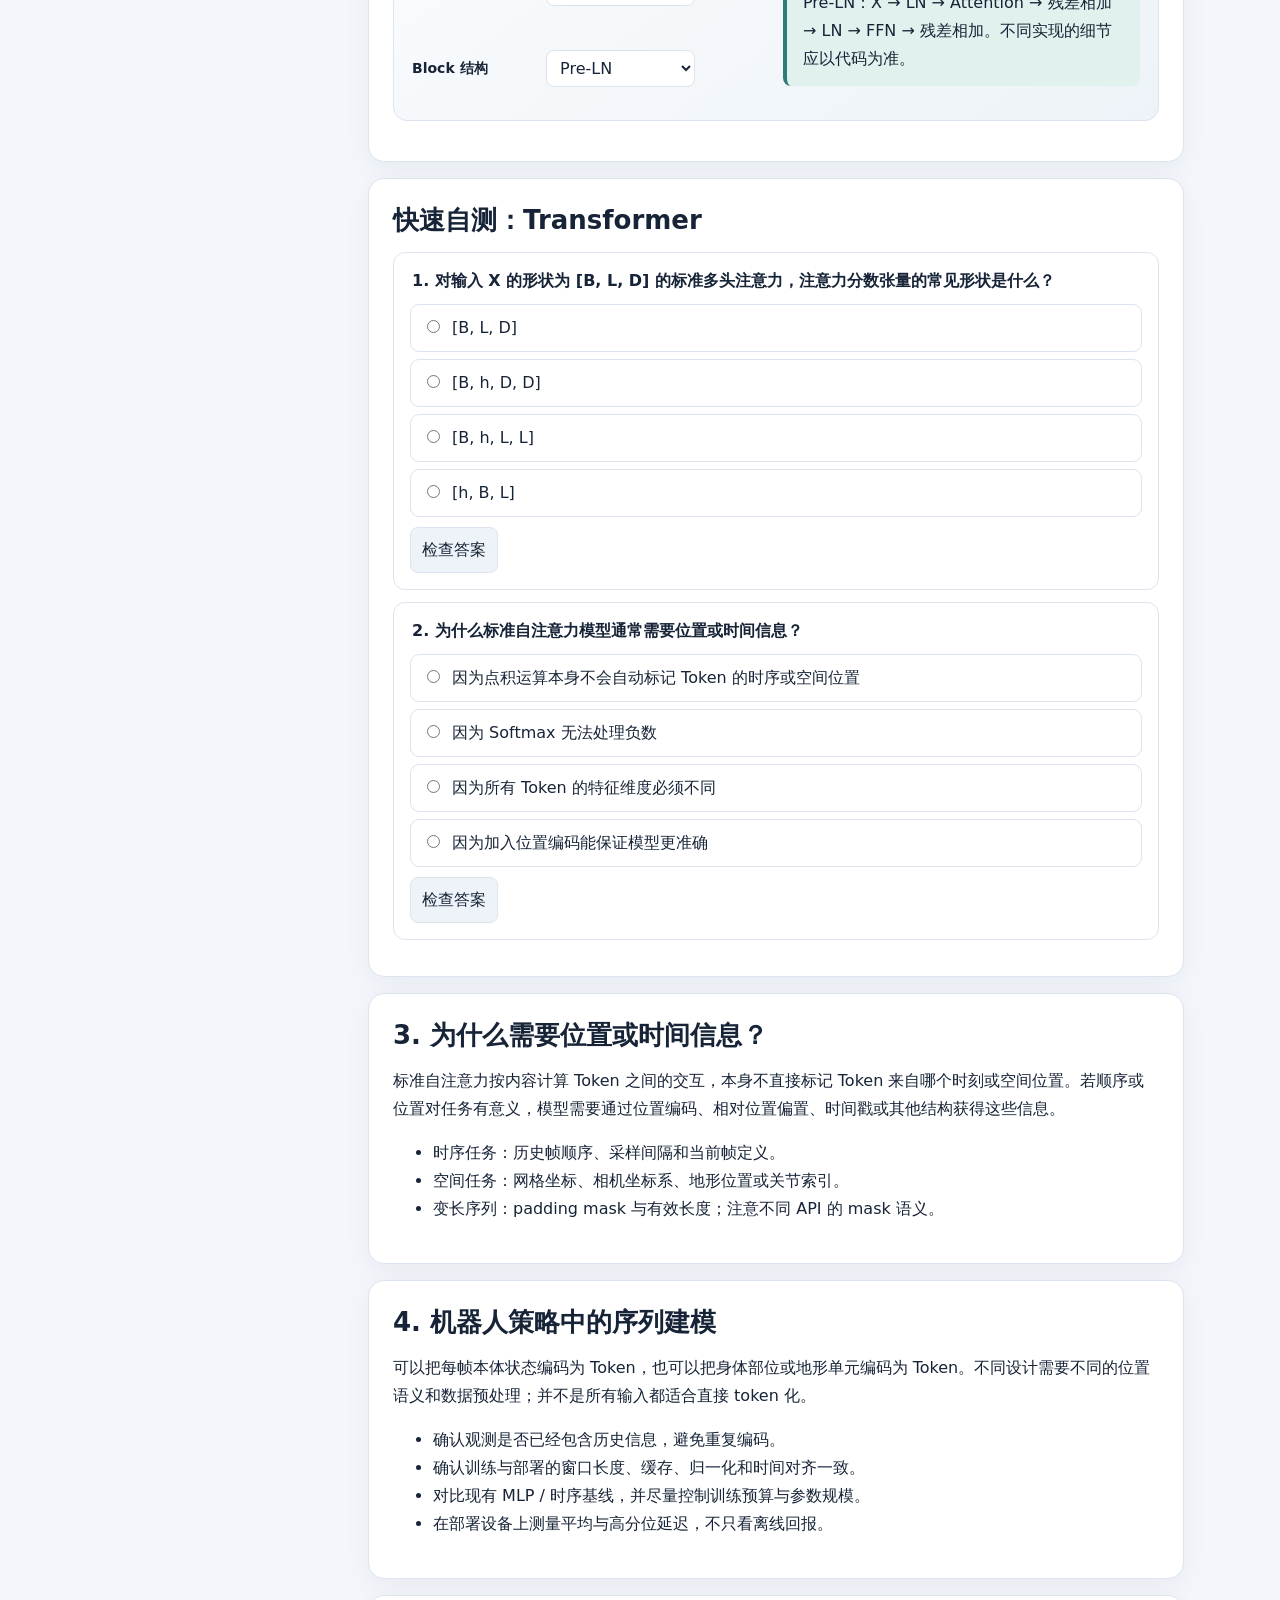
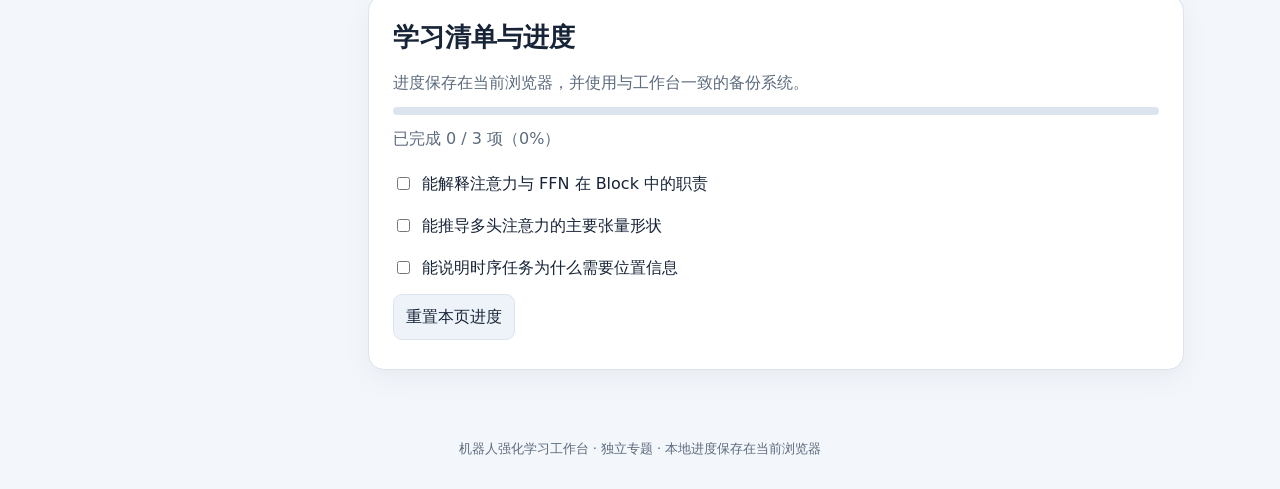
<file: modules/transformer.html>
<!doctype html>
<html lang="zh-CN"><head><meta charset="utf-8"><meta name="viewport" content="width=device-width,initial-scale=1"><meta name="description" content="Transformer 基础：机器人强化学习学习专题。"><title>Transformer 基础 · 机器人强化学习工作台</title><link rel="stylesheet" href="../assets/portal.css"></head>
<body data-page-key="transformer"><header><div class="wrap"><span class="tag">机器人强化学习工作台 · 专题课程</span><h1>Transformer 基础</h1><p>从 Token、位置编码、残差连接与前馈网络理解 Transformer，并练习追踪真实张量形状。</p><a class="back" href="../index.html">← 返回工作台</a></div></header><div class="layout"><nav aria-label="本页目录"><strong>本页目录</strong><a href="#block">01 Encoder Block</a><a href="#shape">02 张量形状</a><a href="#shape-lab">交互：维度计算</a><a href="#transformer-quiz">快速自测</a><a href="#position">03 位置与时间</a><a href="#robot">04 机器人应用</a><hr style="border:0;border-top:1px solid var(--line);margin:12px 0"><strong>相关专题</strong><a href="./mdp.html">MDP 基础</a><a href="./gae.html">GAE 优势估计</a><a href="./ppo.html">PPO 算法</a><a href="./attention.html">注意力课程</a><a href="../g1-ame/overview.html">G1 AME 项目</a></nav><main><section class="lesson" id="block"><h2>1. 一个 Transformer Encoder Block</h2><div class="formula">X → Multi-Head Self-Attention → 残差 / 归一化<br>→ Feed-Forward Network → 残差 / 归一化 → Y</div><p>注意力在不同 Token 之间混合信息；前馈网络通常逐 Token 变换特征。残差、归一化和 Dropout 的具体顺序随 Pre-LN、Post-LN 等架构而变化，应该以实际实现为准。</p></section><section class="lesson" id="shape"><h2>2. 张量形状如何变化</h2><div class="formula">输入 X: [B, L, D]<br>Q: [B, h, L, dₖ]<br>K: [B, h, L, dₖ]<br>V: [B, h, L, dᵥ]<br>注意力分数: [B, h, L, L]<br>合并多头: [B, L, h · dᵥ]<br>输出投影: [B, L, Dₒᵤₜ]</div><p>B 是批次大小，L 是 Token 数量，D 是输入特征维度，h 是头数。很多实现使用 h·dₖ=D，但这属于常见设计而不是所有实现必须遵守的条件。若输出投影恢复输入维度，则 Dₒᵤₜ=D。</p><div class="callout">调试时逐步打印每次 reshape、transpose、flatten 的 shape，并核实维度代表什么。形状相同不代表语义正确。</div></section><section class="lesson" id="shape-lab"><h2>交互实验：配置 Transformer 张量</h2><p>选择批次大小、序列长度、模型维度与注意力头数，观察张量形状如何沿前向传播变化。如果模型维度不能被头数整除，页面会提示当前配置不符合常见的等维分头方案。</p><div class="lab" data-shape-lab><div class="lab-head"><div><div class="small-kicker">Live shape calculator</div><h3>输入变化 → 投影 → 注意力 → 合并</h3></div><span class="lab-tag">不运行真实神经网络</span></div><div class="lab-grid"><div class="lab-controls"><div class="control-row"><label for="tr-b">批次 B</label><input id="tr-b" data-shape-b type="number" min="1" max="512" value="16"><output class="control-value">B</output></div><div class="control-row"><label for="tr-l">Token 数 L</label><input id="tr-l" data-shape-l type="number" min="1" max="512" value="64"><output class="control-value">L</output></div><div class="control-row"><label for="tr-d">模型维度 D</label><select id="tr-d" data-shape-d><option>64</option><option selected>128</option><option>192</option><option>256</option><option>512</option></select><output class="control-value">D</output></div><div class="control-row"><label for="tr-h">头数 h</label><select id="tr-h" data-shape-h><option>1</option><option>2</option><option selected>4</option><option>8</option><option>16</option><option>32</option></select><output class="control-value">h</output></div><div class="control-row"><label for="tr-order">Block 结构</label><select data-transformer-order id="tr-order"><option value="pre" selected>Pre-LN</option><option value="post">Post-LN</option></select><span></span></div></div><div><div class="shape-strip"><div class="shape-chip"><small>输入 / 残差流</small><code data-shape-x>[16, 64, 128]</code></div><div class="shape-arrow">→</div><div class="shape-chip"><small>Q / K / V</small><code data-shape-qkv>[16, 4, 64, 32]</code></div></div><div class="shape-strip"><div class="shape-chip"><small>注意力分数</small><code data-shape-score>[16, 4, 64, 64]</code></div><div class="shape-arrow">→</div><div class="shape-chip"><small>输出投影</small><code data-shape-merge>[16, 64, 128]</code></div></div><div class="callout" data-shape-status>每头维度为 32，输出投影恢复到 D = 128。残差相加要求两侧张量形状兼容。</div><div class="callout" data-transformer-flow>Pre-LN：X → LN → Attention → 残差相加 → LN → FFN → 残差相加。不同实现的细节应以代码为准。</div></div></div></div></section>
<section class="lesson" id="transformer-quiz"><h2>快速自测：Transformer</h2><div class="quiz-box" data-quiz data-quiz-id="tr-q1"><fieldset><legend>1. 对输入 X 的形状为 [B, L, D] 的标准多头注意力，注意力分数张量的常见形状是什么？</legend><div class="quiz-options"><label class="quiz-option"><input type="radio" name="tr-q1" value="a"><span>[B, L, D]</span></label><label class="quiz-option"><input type="radio" name="tr-q1" value="b"><span>[B, h, D, D]</span></label><label class="quiz-option"><input type="radio" name="tr-q1" value="c"><span>[B, h, L, L]</span></label><label class="quiz-option"><input type="radio" name="tr-q1" value="d"><span>[h, B, L]</span></label></div><div class="quiz-feedback" data-feedback hidden></div><div class="quiz-actions"><button type="button" data-quiz-check data-correct="c" data-explanation="每个头都计算 L 个 Query 对 L 个 Key 的分数，因此每头产生 L×L 的矩阵。">检查答案</button><span class="quiz-score" data-quiz-score></span></div></fieldset></div><div class="quiz-box" data-quiz data-quiz-id="tr-q2"><fieldset><legend>2. 为什么标准自注意力模型通常需要位置或时间信息？</legend><div class="quiz-options"><label class="quiz-option"><input type="radio" name="tr-q2" value="a"><span>因为点积运算本身不会自动标记 Token 的时序或空间位置</span></label><label class="quiz-option"><input type="radio" name="tr-q2" value="b"><span>因为 Softmax 无法处理负数</span></label><label class="quiz-option"><input type="radio" name="tr-q2" value="c"><span>因为所有 Token 的特征维度必须不同</span></label><label class="quiz-option"><input type="radio" name="tr-q2" value="d"><span>因为加入位置编码能保证模型更准确</span></label></div><div class="quiz-feedback" data-feedback hidden></div><div class="quiz-actions"><button type="button" data-quiz-check data-correct="a" data-explanation="如果顺序、时间或空间位置对任务有意义，就需要通过位置编码、时间戳、相对位置偏置等方式提供这类信息。">检查答案</button><span class="quiz-score" data-quiz-score></span></div></fieldset></div></section>
<section class="lesson" id="position"><h2>3. 为什么需要位置或时间信息？</h2><p>标准自注意力按内容计算 Token 之间的交互，本身不直接标记 Token 来自哪个时刻或空间位置。若顺序或位置对任务有意义，模型需要通过位置编码、相对位置偏置、时间戳或其他结构获得这些信息。</p><ul><li>时序任务：历史帧顺序、采样间隔和当前帧定义。</li><li>空间任务：网格坐标、相机坐标系、地形位置或关节索引。</li><li>变长序列：padding mask 与有效长度；注意不同 API 的 mask 语义。</li></ul></section><section class="lesson" id="robot"><h2>4. 机器人策略中的序列建模</h2><p>可以把每帧本体状态编码为 Token，也可以把身体部位或地形单元编码为 Token。不同设计需要不同的位置语义和数据预处理；并不是所有输入都适合直接 token 化。</p><ul><li>确认观测是否已经包含历史信息，避免重复编码。</li><li>确认训练与部署的窗口长度、缓存、归一化和时间对齐一致。</li><li>对比现有 MLP / 时序基线，并尽量控制训练预算与参数规模。</li><li>在部署设备上测量平均与高分位延迟，不只看离线回报。</li></ul></section><section class="lesson" id="checklist"><h2>学习清单与进度</h2><p class="muted">进度保存在当前浏览器，并使用与工作台一致的备份系统。</p><div class="progressbar"><span data-progress-fill></span></div><p class="muted" data-progress-text>正在读取进度…</p><div class="check"><input type="checkbox" data-check="transformer-block" id="t1"><label for="t1">能解释注意力与 FFN 在 Block 中的职责</label></div><div class="check"><input type="checkbox" data-check="transformer-shape" id="t2"><label for="t2">能推导多头注意力的主要张量形状</label></div><div class="check"><input type="checkbox" data-check="transformer-position" id="t3"><label for="t3">能说明时序任务为什么需要位置信息</label></div><button class="action" data-reset-progress type="button">重置本页进度</button></section></main></div><div class="footer">机器人强化学习工作台 · 独立专题 · 本地进度保存在当前浏览器</div><script src="../assets/portal.js"></script><script src="../assets/interactive.js"></script></body></html>
</file>
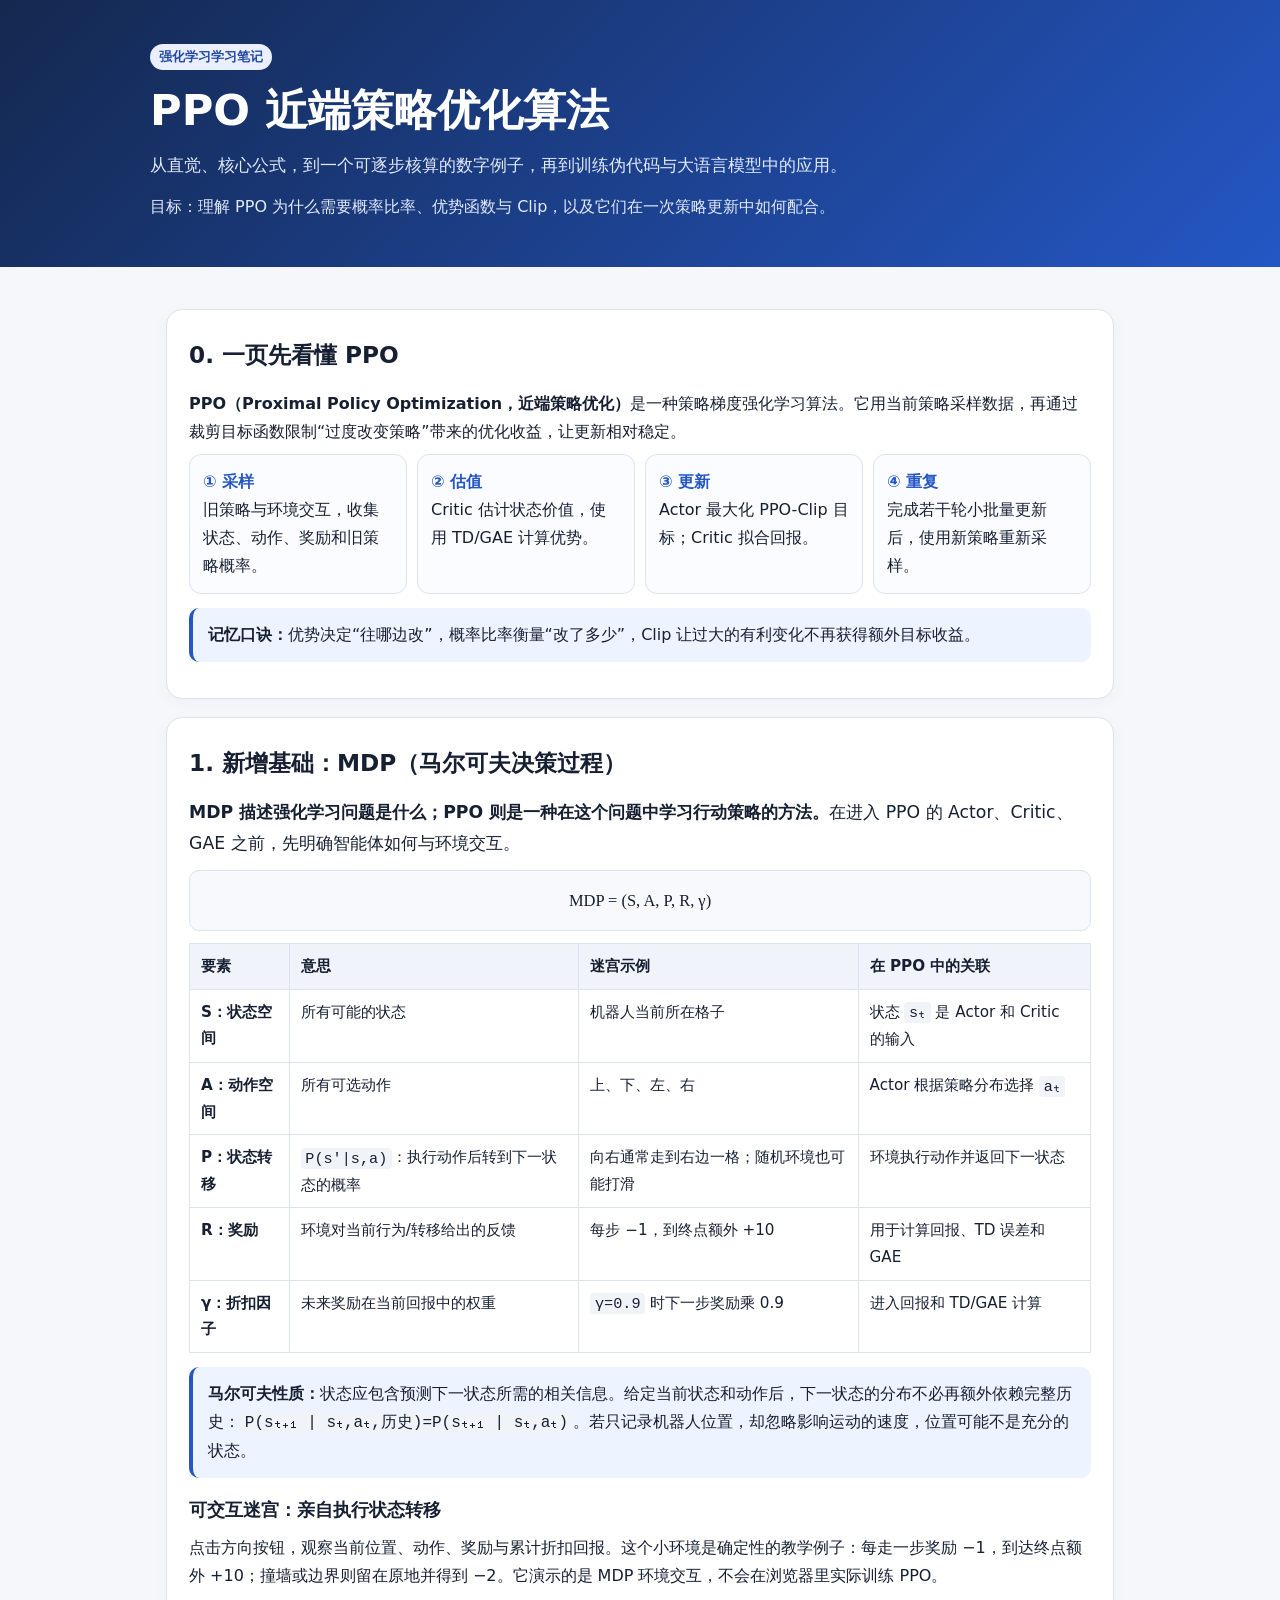
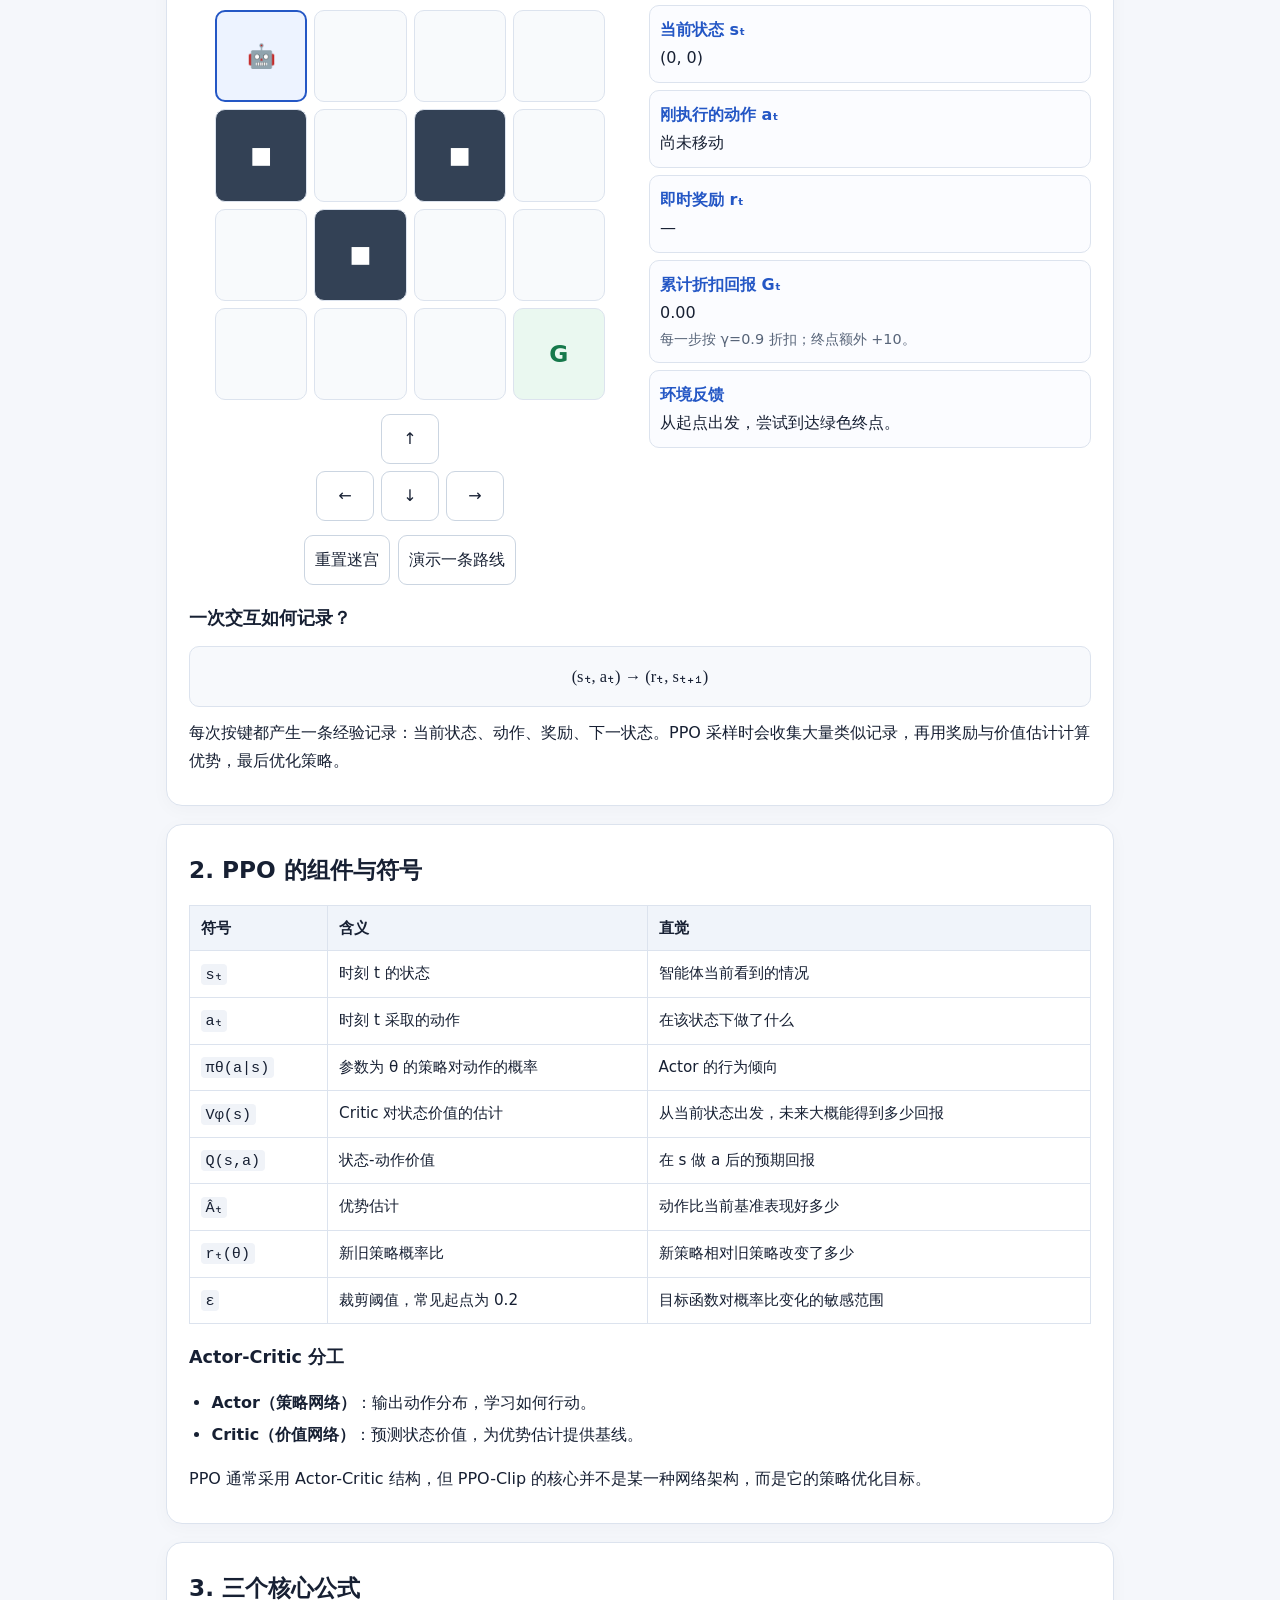
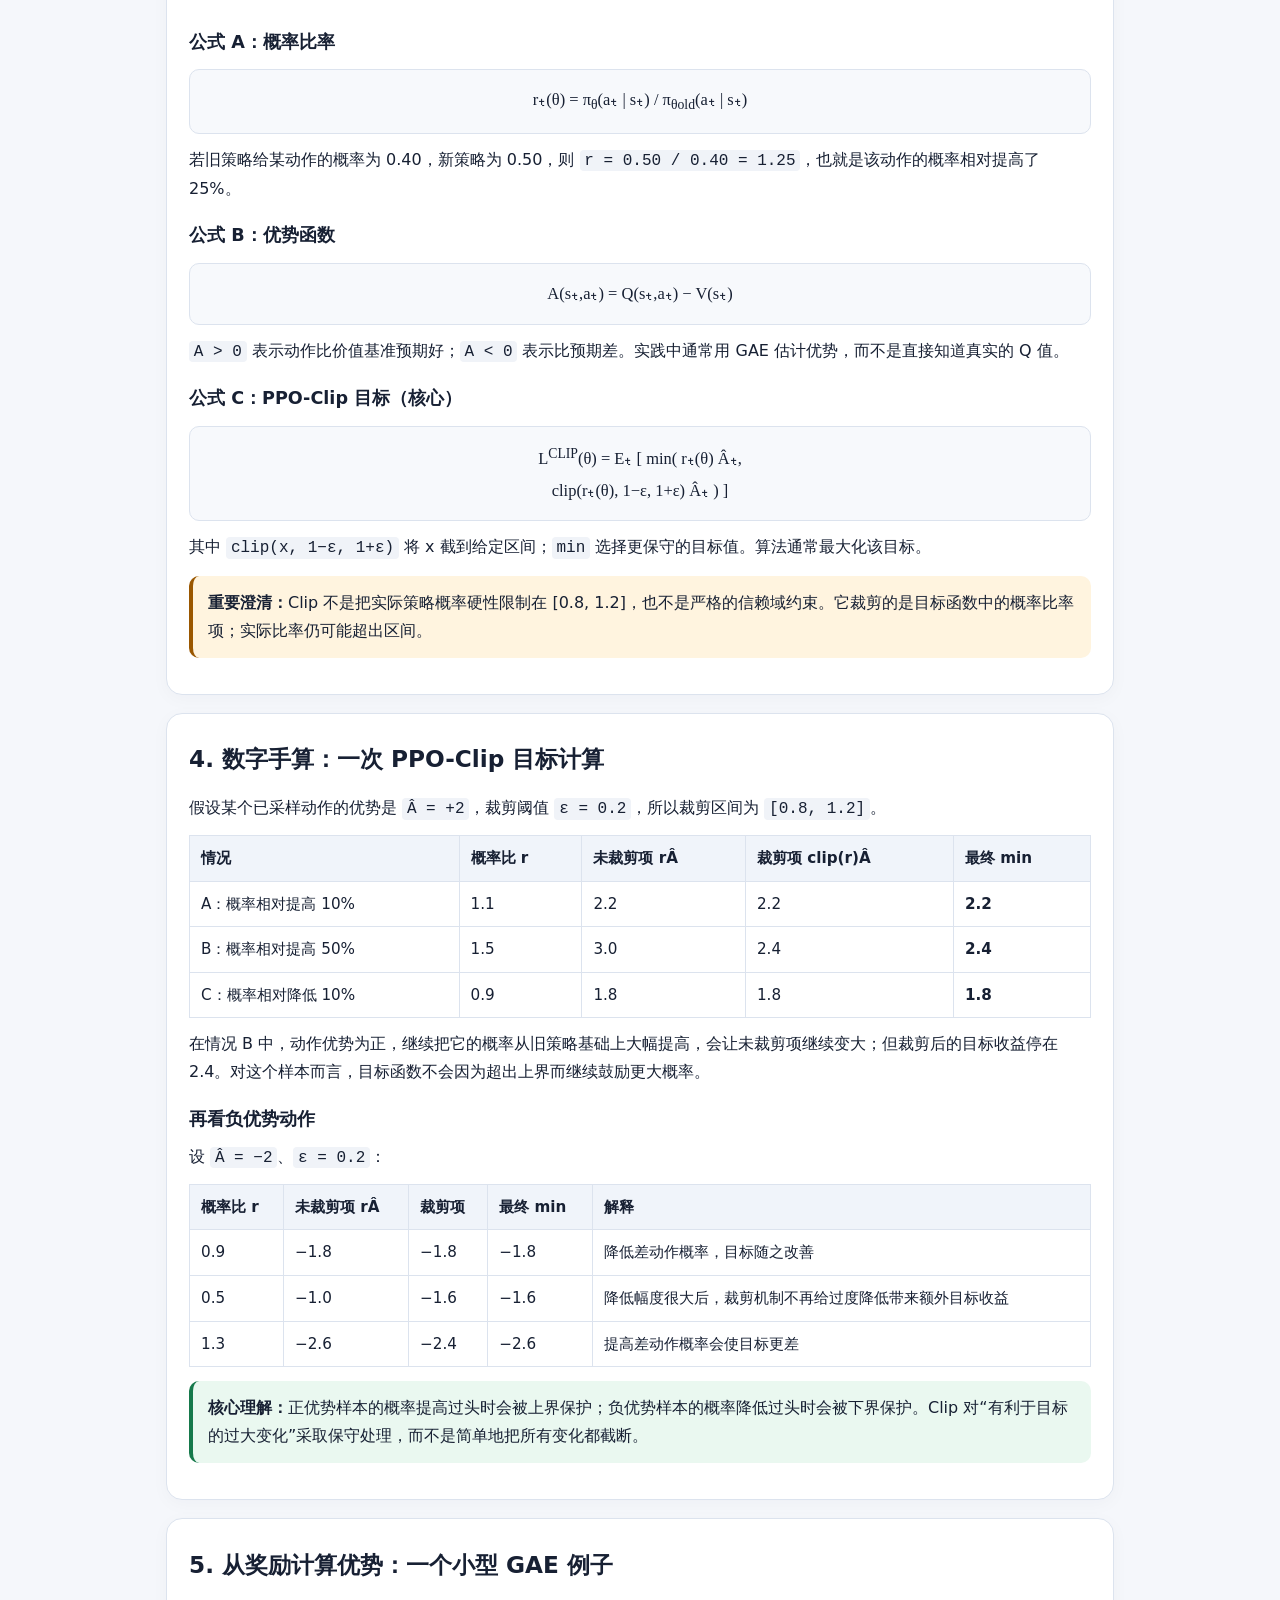
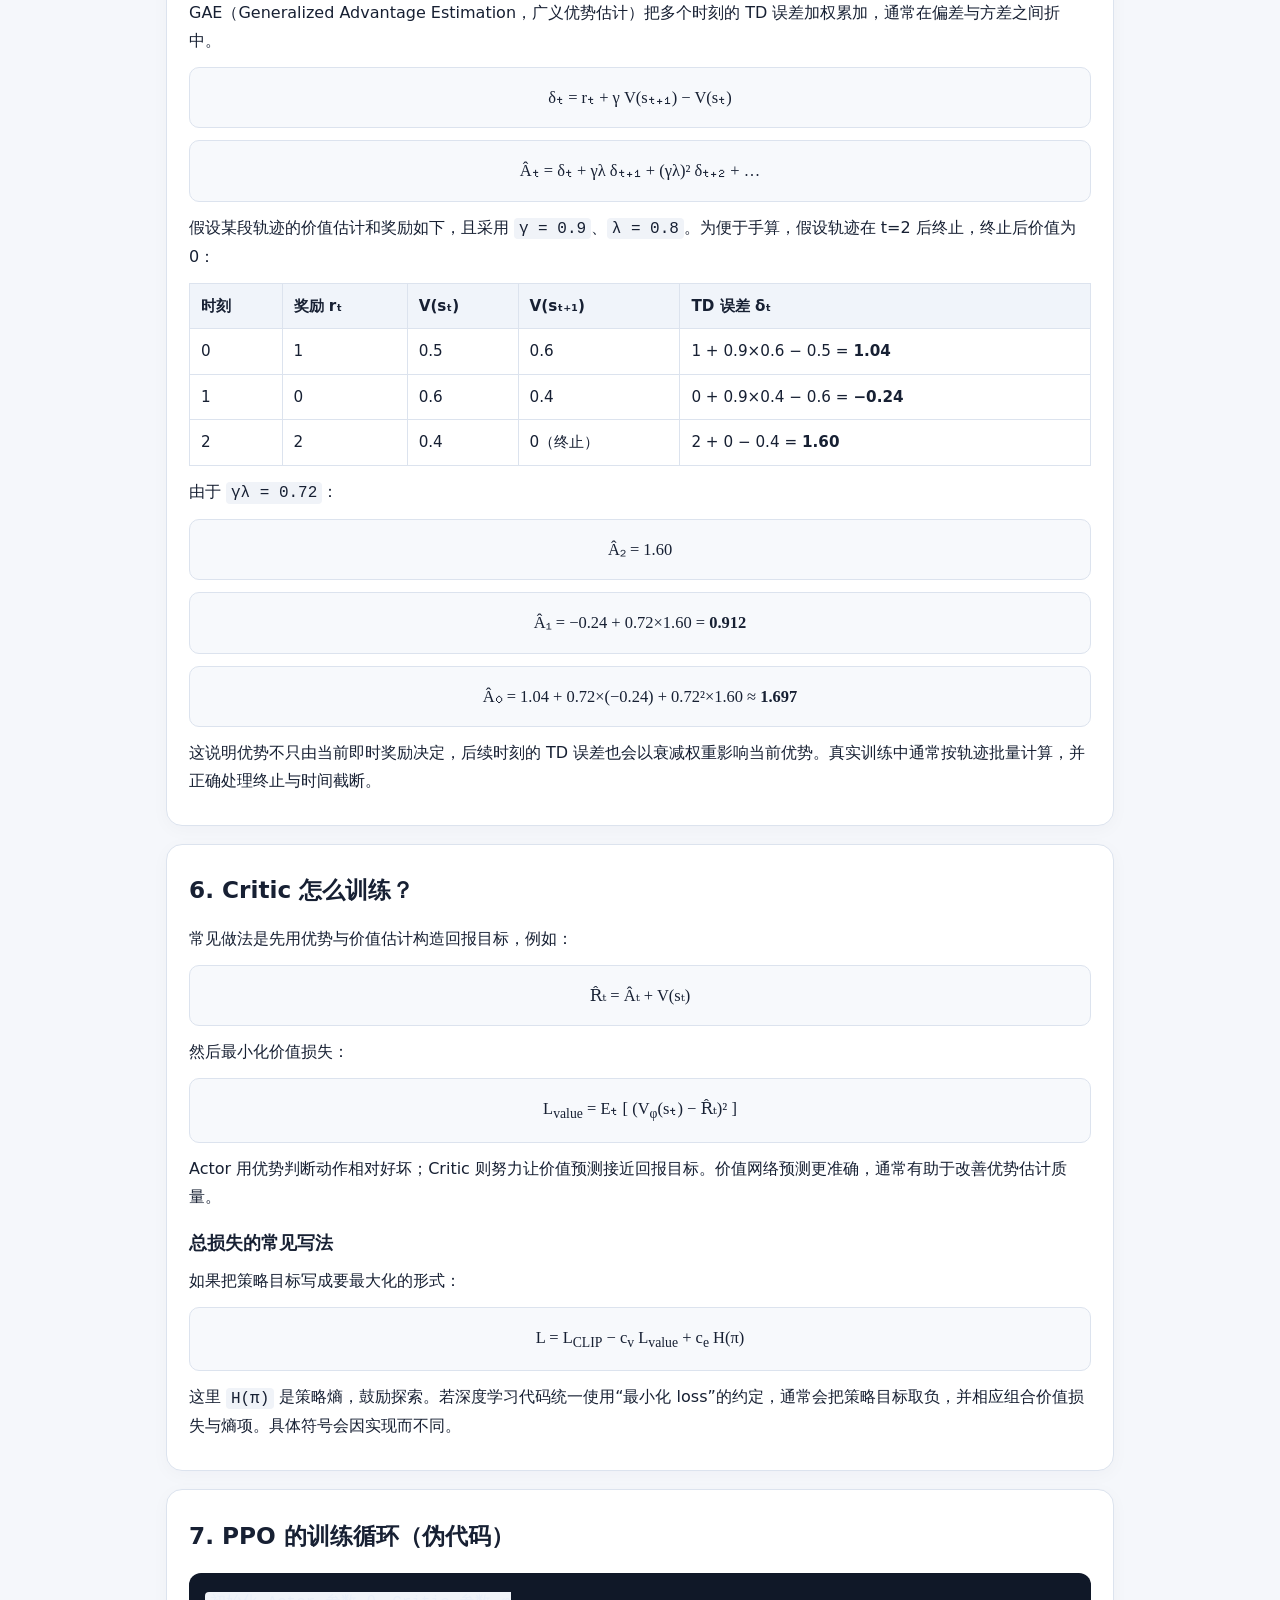
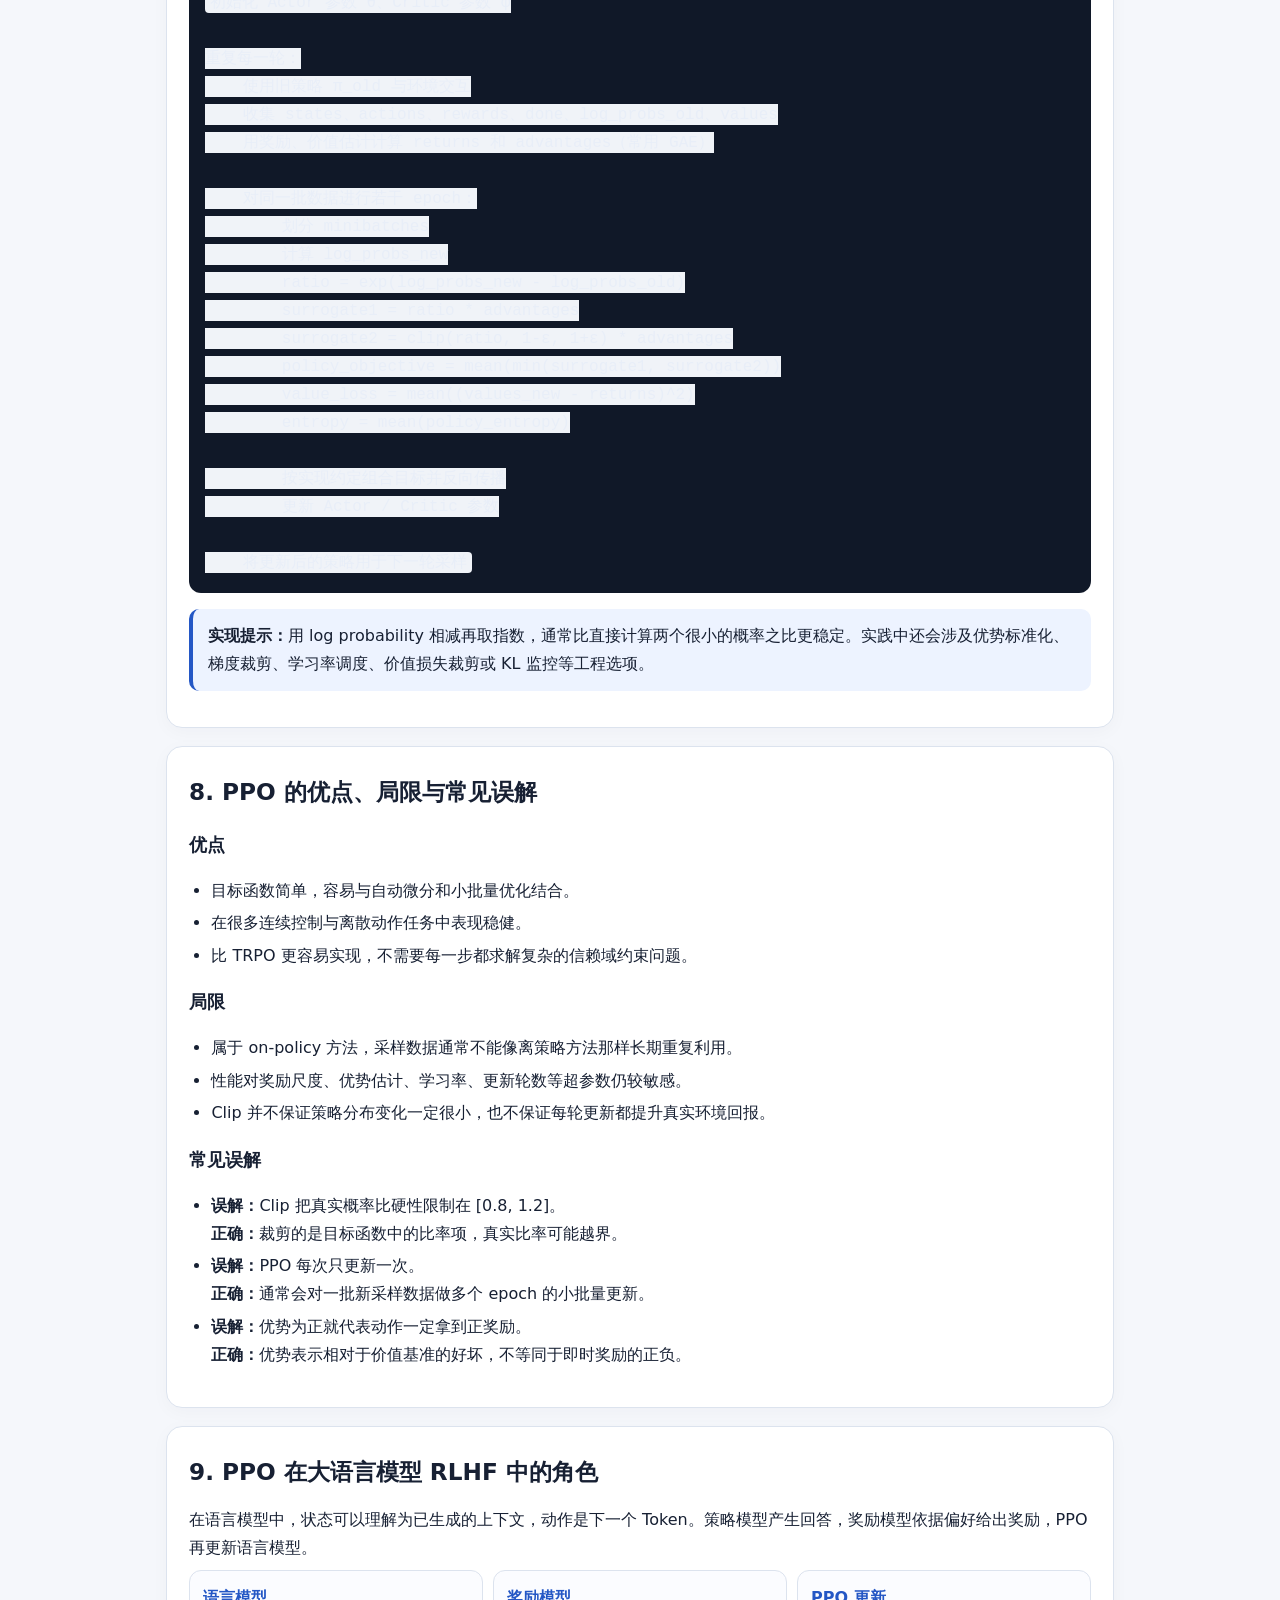
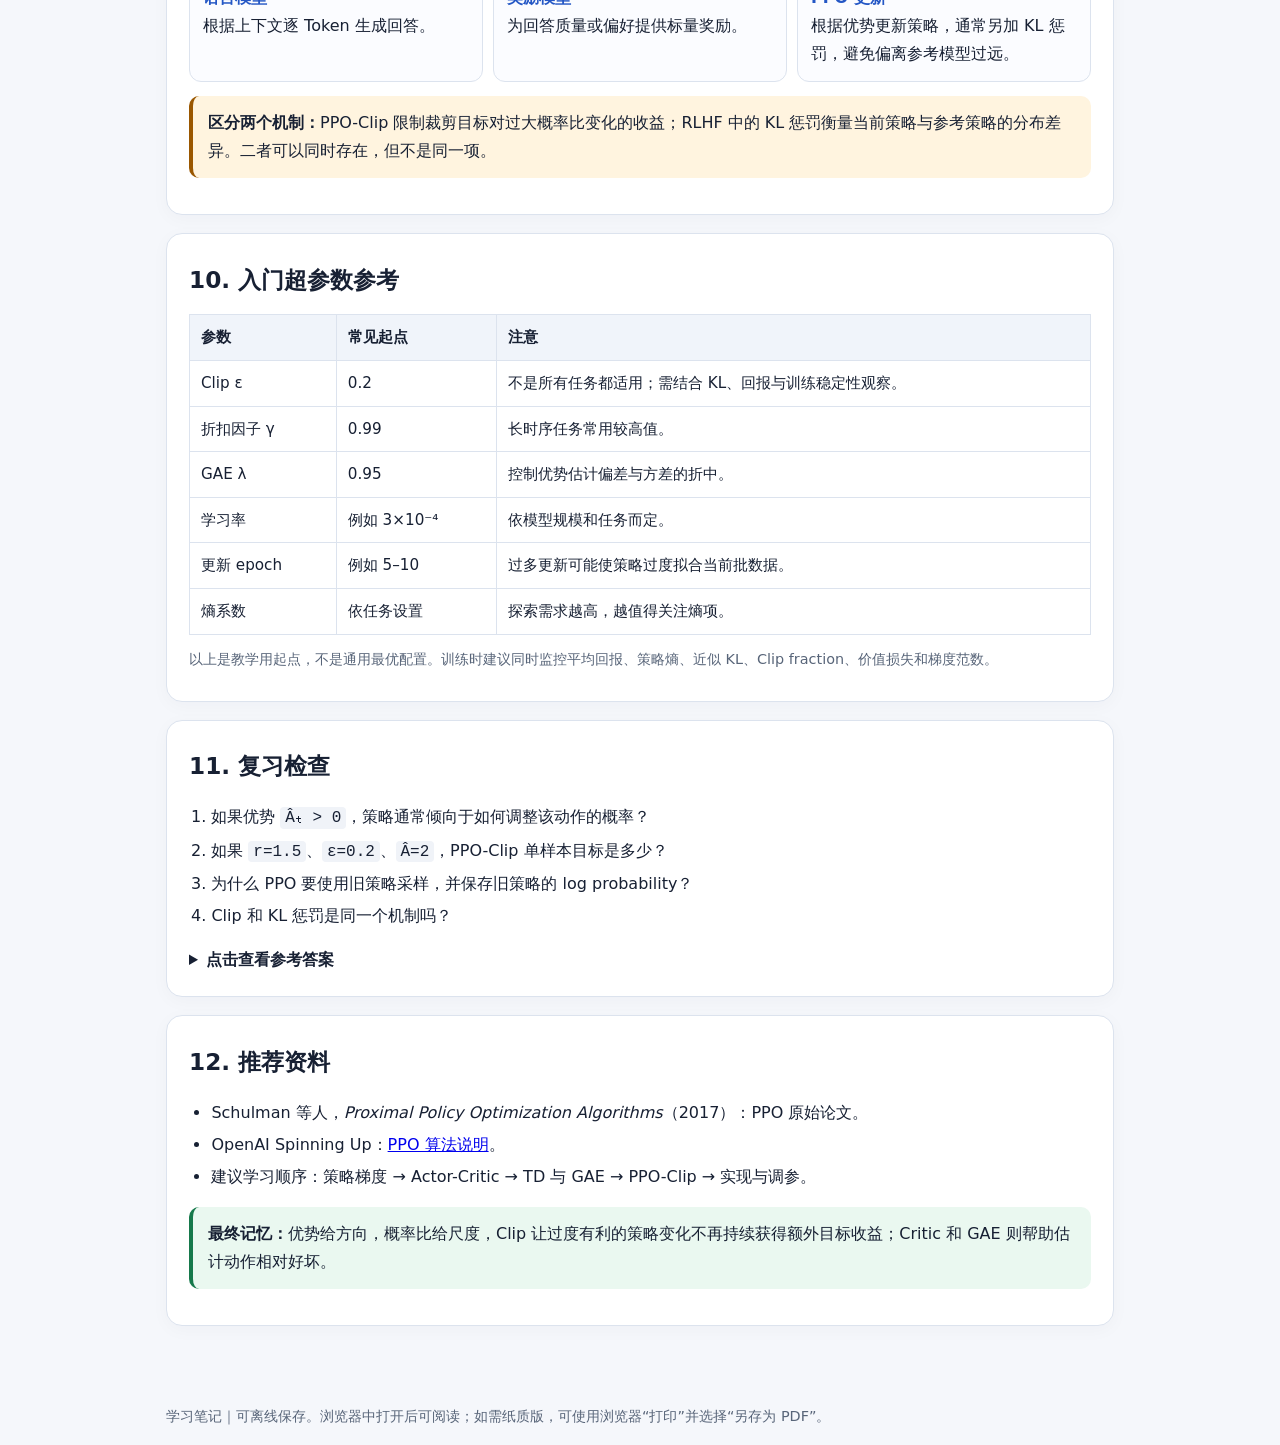
<file: robot-learning-portal/ppo.html>
<!DOCTYPE html>
<html lang="zh-CN">
<head>
<meta charset="UTF-8">
<meta name="viewport" content="width=device-width, initial-scale=1">
<title>PPO近端策略优化：从直觉到手算</title>
<style>
:root{--bg:#f5f7fb;--paper:#fff;--ink:#172033;--muted:#586579;--blue:#2457c5;--bluebg:#edf3ff;--green:#16794b;--greenbg:#eaf8f0;--orange:#9a5700;--orangebg:#fff4df;--line:#dce3ee;--code:#101828}
*{box-sizing:border-box}body{margin:0;background:var(--bg);color:var(--ink);font:16px/1.75 system-ui,-apple-system,"Segoe UI","Noto Sans SC","Microsoft YaHei",sans-serif}
header{background:linear-gradient(135deg,#14284f,#2457c5);color:white;padding:42px 20px 34px}header .wrap,main{max-width:980px;margin:auto}h1{font-size:clamp(1.8rem,4vw,2.7rem);line-height:1.25;margin:.3em 0}header p{max-width:760px;color:#e3ebff;margin:12px 0}
main{padding:24px 16px 60px}.card{background:var(--paper);border:1px solid var(--line);border-radius:16px;padding:22px;margin:18px 0;box-shadow:0 4px 18px #17203308}
h2{font-size:1.45rem;margin:.15em 0 .6em}h3{font-size:1.1rem;margin:1em 0 .35em}p{margin:.5em 0}ul,ol{padding-left:1.4em}li{margin:.28em 0}.lead{font-size:1.08rem}.note{padding:13px 15px;border-radius:10px;background:var(--bluebg);border-left:4px solid var(--blue);margin:14px 0}.good{background:var(--greenbg);border-left-color:var(--green)}.warn{background:var(--orangebg);border-left-color:var(--orange)}
.eq{overflow-x:auto;background:#f7f9fc;border:1px solid var(--line);padding:14px;border-radius:10px;text-align:center;font:1.03rem/1.9 Georgia,"Times New Roman",serif;margin:12px 0}.small{font-size:.9rem;color:var(--muted)}table{border-collapse:collapse;width:100%;margin:12px 0;font-size:.95rem}th,td{border:1px solid var(--line);padding:9px 11px;text-align:left;vertical-align:top}th{background:#f0f4fa}code{font-family:ui-monospace,SFMono-Regular,Consolas,monospace;background:#f0f3f8;padding:.1em .3em;border-radius:4px;overflow-wrap:anywhere}.steps{display:grid;grid-template-columns:repeat(auto-fit,minmax(180px,1fr));gap:10px}.step{border:1px solid var(--line);border-radius:12px;padding:13px;background:#fbfcff}.step b{color:var(--blue)}.pill{display:inline-block;border-radius:999px;padding:2px 9px;background:#e9efff;color:#2449a4;font-size:.8rem;font-weight:650}
footer{max-width:980px;margin:auto;padding:0 16px 36px;color:var(--muted);font-size:.9rem}
@media print{body{background:white;font-size:11pt}header{background:white;color:#172033;padding:12px 0;border-bottom:2px solid #2457c5}header p{color:#334155}.card{box-shadow:none;break-inside:avoid;padding:15px;margin:12px 0}main{padding:10px 0}a{color:inherit} .no-print{display:none}}

/* MDP additions */
.maze-layout{display:grid;grid-template-columns:minmax(220px,1fr) minmax(260px,1fr);gap:18px;align-items:start}
.maze{display:grid;grid-template-columns:repeat(4,minmax(48px,1fr));gap:7px;max-width:390px;margin:12px auto}
.cell{aspect-ratio:1/1;border:1px solid var(--line);border-radius:10px;background:#f8fafc;display:flex;align-items:center;justify-content:center;font-size:1.45rem;font-weight:700}
.cell.wall{background:#334155;color:white}.cell.goal{background:#eaf8f0;color:#16794b}.cell.agent{background:#edf3ff;border:2px solid #2457c5;color:#2457c5}
.controls{display:grid;grid-template-columns:repeat(3,58px);gap:7px;justify-content:center;margin:14px 0}
.controls button,.action-btn{border:1px solid #cbd5e1;border-radius:9px;padding:10px;background:#fff;color:var(--ink);font:inherit;cursor:pointer}
.controls button:hover,.action-btn:hover{background:var(--bluebg);border-color:var(--blue)}
.controls button:disabled{opacity:.35;cursor:not-allowed}.metric{border:1px solid var(--line);border-radius:10px;padding:10px;margin:7px 0;background:#fbfcff}.metric b{color:var(--blue)}
@media(max-width:680px){.maze-layout{grid-template-columns:1fr}.maze{max-width:330px}}

</style>
</head>
<body>
<header><div class="wrap">
<div class="pill">强化学习学习笔记</div>
<h1>PPO 近端策略优化算法</h1>
<p class="lead">从直觉、核心公式，到一个可逐步核算的数字例子，再到训练伪代码与大语言模型中的应用。</p>
<p>目标：理解 PPO 为什么需要概率比率、优势函数与 Clip，以及它们在一次策略更新中如何配合。</p>
</div></header>
<main>
<section class="card">
<h2>0. 一页先看懂 PPO</h2>
<p><strong>PPO（Proximal Policy Optimization，近端策略优化）</strong>是一种策略梯度强化学习算法。它用当前策略采样数据，再通过裁剪目标函数限制“过度改变策略”带来的优化收益，让更新相对稳定。</p>
<div class="steps">
<div class="step"><b>① 采样</b><br>旧策略与环境交互，收集状态、动作、奖励和旧策略概率。</div>
<div class="step"><b>② 估值</b><br>Critic 估计状态价值，使用 TD/GAE 计算优势。</div>
<div class="step"><b>③ 更新</b><br>Actor 最大化 PPO-Clip 目标；Critic 拟合回报。</div>
<div class="step"><b>④ 重复</b><br>完成若干轮小批量更新后，使用新策略重新采样。</div>
</div>
<div class="note"><strong>记忆口诀：</strong>优势决定“往哪边改”，概率比率衡量“改了多少”，Clip 让过大的有利变化不再获得额外目标收益。</div>
</section>


<section class="card" id="mdp">
<h2>1. 新增基础：MDP（马尔可夫决策过程）</h2>
<p class="lead"><strong>MDP 描述强化学习问题是什么；PPO 则是一种在这个问题中学习行动策略的方法。</strong>在进入 PPO 的 Actor、Critic、GAE 之前，先明确智能体如何与环境交互。</p>
<div class="eq">MDP = (S, A, P, R, γ)</div>
<table><thead><tr><th>要素</th><th>意思</th><th>迷宫示例</th><th>在 PPO 中的关联</th></tr></thead><tbody>
<tr><td><strong>S：状态空间</strong></td><td>所有可能的状态</td><td>机器人当前所在格子</td><td>状态 <code>sₜ</code> 是 Actor 和 Critic 的输入</td></tr>
<tr><td><strong>A：动作空间</strong></td><td>所有可选动作</td><td>上、下、左、右</td><td>Actor 根据策略分布选择 <code>aₜ</code></td></tr>
<tr><td><strong>P：状态转移</strong></td><td><code>P(s'|s,a)</code>：执行动作后转到下一状态的概率</td><td>向右通常走到右边一格；随机环境也可能打滑</td><td>环境执行动作并返回下一状态</td></tr>
<tr><td><strong>R：奖励</strong></td><td>环境对当前行为/转移给出的反馈</td><td>每步 −1，到终点额外 +10</td><td>用于计算回报、TD 误差和 GAE</td></tr>
<tr><td><strong>γ：折扣因子</strong></td><td>未来奖励在当前回报中的权重</td><td><code>γ=0.9</code> 时下一步奖励乘 0.9</td><td>进入回报和 TD/GAE 计算</td></tr>
</tbody></table>
<div class="note"><strong>马尔可夫性质：</strong>状态应包含预测下一状态所需的相关信息。给定当前状态和动作后，下一状态的分布不必再额外依赖完整历史：<code>P(sₜ₊₁ | sₜ,aₜ,历史)=P(sₜ₊₁ | sₜ,aₜ)</code>。若只记录机器人位置，却忽略影响运动的速度，位置可能不是充分的状态。</div>
<h3>可交互迷宫：亲自执行状态转移</h3>
<p>点击方向按钮，观察当前位置、动作、奖励与累计折扣回报。这个小环境是确定性的教学例子：每走一步奖励 −1，到达终点额外 +10；撞墙或边界则留在原地并得到 −2。它演示的是 MDP 环境交互，不会在浏览器里实际训练 PPO。</p>
<div class="maze-layout">
<div>
<div id="mazeGrid" class="maze" aria-label="可交互迷宫"></div>
<div class="controls" aria-label="移动控制">
<span></span><button type="button" data-move="up" aria-label="向上">↑</button><span></span>
<button type="button" data-move="left" aria-label="向左">←</button><button type="button" data-move="down" aria-label="向下">↓</button><button type="button" data-move="right" aria-label="向右">→</button>
</div>
<div style="display:flex;gap:8px;justify-content:center;flex-wrap:wrap"><button class="action-btn" id="resetMaze" type="button">重置迷宫</button><button class="action-btn" id="autoMaze" type="button">演示一条路线</button></div>
</div>
<div>
<div class="metric"><b>当前状态 sₜ</b><div id="mdpState">(0, 0)</div></div>
<div class="metric"><b>刚执行的动作 aₜ</b><div id="mdpAction">尚未移动</div></div>
<div class="metric"><b>即时奖励 rₜ</b><div id="mdpReward">—</div></div>
<div class="metric"><b>累计折扣回报 Gₜ</b><div id="mdpReturn">0.00</div><div class="small">每一步按 γ=0.9 折扣；终点额外 +10。</div></div>
<div class="metric"><b>环境反馈</b><div id="mdpMessage" aria-live="polite">从起点出发，尝试到达绿色终点。</div></div>
</div>
</div>
<h3>一次交互如何记录？</h3>
<div class="eq">(sₜ, aₜ) → (rₜ, sₜ₊₁)</div>
<p>每次按键都产生一条经验记录：当前状态、动作、奖励、下一状态。PPO 采样时会收集大量类似记录，再用奖励与价值估计计算优势，最后优化策略。</p>
</section>

<section class="card">
<h2>2. PPO 的组件与符号</h2>
<table><thead><tr><th>符号</th><th>含义</th><th>直觉</th></tr></thead><tbody>
<tr><td><code>sₜ</code></td><td>时刻 t 的状态</td><td>智能体当前看到的情况</td></tr>
<tr><td><code>aₜ</code></td><td>时刻 t 采取的动作</td><td>在该状态下做了什么</td></tr>
<tr><td><code>πθ(a|s)</code></td><td>参数为 θ 的策略对动作的概率</td><td>Actor 的行为倾向</td></tr>
<tr><td><code>Vφ(s)</code></td><td>Critic 对状态价值的估计</td><td>从当前状态出发，未来大概能得到多少回报</td></tr>
<tr><td><code>Q(s,a)</code></td><td>状态-动作价值</td><td>在 s 做 a 后的预期回报</td></tr>
<tr><td><code>Âₜ</code></td><td>优势估计</td><td>动作比当前基准表现好多少</td></tr>
<tr><td><code>rₜ(θ)</code></td><td>新旧策略概率比</td><td>新策略相对旧策略改变了多少</td></tr>
<tr><td><code>ε</code></td><td>裁剪阈值，常见起点为 0.2</td><td>目标函数对概率比变化的敏感范围</td></tr>
</tbody></table>
<h3>Actor-Critic 分工</h3>
<ul><li><strong>Actor（策略网络）</strong>：输出动作分布，学习如何行动。</li><li><strong>Critic（价值网络）</strong>：预测状态价值，为优势估计提供基线。</li></ul>
<p>PPO 通常采用 Actor-Critic 结构，但 PPO-Clip 的核心并不是某一种网络架构，而是它的策略优化目标。</p>
</section>

<section class="card">
<h2>3. 三个核心公式</h2>
<h3>公式 A：概率比率</h3>
<div class="eq">rₜ(θ) = π<sub>θ</sub>(aₜ | sₜ) / π<sub>θold</sub>(aₜ | sₜ)</div>
<p>若旧策略给某动作的概率为 0.40，新策略为 0.50，则 <code>r = 0.50 / 0.40 = 1.25</code>，也就是该动作的概率相对提高了 25%。</p>
<h3>公式 B：优势函数</h3>
<div class="eq">A(sₜ,aₜ) = Q(sₜ,aₜ) − V(sₜ)</div>
<p><code>A &gt; 0</code> 表示动作比价值基准预期好；<code>A &lt; 0</code> 表示比预期差。实践中通常用 GAE 估计优势，而不是直接知道真实的 Q 值。</p>
<h3>公式 C：PPO-Clip 目标（核心）</h3>
<div class="eq">L<sup>CLIP</sup>(θ) = Eₜ [ min( rₜ(θ) Âₜ,<br>clip(rₜ(θ), 1−ε, 1+ε) Âₜ ) ]</div>
<p>其中 <code>clip(x, 1−ε, 1+ε)</code> 将 x 截到给定区间；<code>min</code> 选择更保守的目标值。算法通常最大化该目标。</p>
<div class="note warn"><strong>重要澄清：</strong>Clip 不是把实际策略概率硬性限制在 [0.8, 1.2]，也不是严格的信赖域约束。它裁剪的是目标函数中的概率比率项；实际比率仍可能超出区间。</div>
</section>

<section class="card">
<h2>4. 数字手算：一次 PPO-Clip 目标计算</h2>
<p>假设某个已采样动作的优势是 <code>Â = +2</code>，裁剪阈值 <code>ε = 0.2</code>，所以裁剪区间为 <code>[0.8, 1.2]</code>。</p>
<table><thead><tr><th>情况</th><th>概率比 r</th><th>未裁剪项 rÂ</th><th>裁剪项 clip(r)Â</th><th>最终 min</th></tr></thead><tbody>
<tr><td>A：概率相对提高 10%</td><td>1.1</td><td>2.2</td><td>2.2</td><td><strong>2.2</strong></td></tr>
<tr><td>B：概率相对提高 50%</td><td>1.5</td><td>3.0</td><td>2.4</td><td><strong>2.4</strong></td></tr>
<tr><td>C：概率相对降低 10%</td><td>0.9</td><td>1.8</td><td>1.8</td><td><strong>1.8</strong></td></tr>
</tbody></table>
<p>在情况 B 中，动作优势为正，继续把它的概率从旧策略基础上大幅提高，会让未裁剪项继续变大；但裁剪后的目标收益停在 2.4。对这个样本而言，目标函数不会因为超出上界而继续鼓励更大概率。</p>
<h3>再看负优势动作</h3>
<p>设 <code>Â = −2</code>、<code>ε = 0.2</code>：</p>
<table><thead><tr><th>概率比 r</th><th>未裁剪项 rÂ</th><th>裁剪项</th><th>最终 min</th><th>解释</th></tr></thead><tbody>
<tr><td>0.9</td><td>−1.8</td><td>−1.8</td><td>−1.8</td><td>降低差动作概率，目标随之改善</td></tr>
<tr><td>0.5</td><td>−1.0</td><td>−1.6</td><td>−1.6</td><td>降低幅度很大后，裁剪机制不再给过度降低带来额外目标收益</td></tr>
<tr><td>1.3</td><td>−2.6</td><td>−2.4</td><td>−2.6</td><td>提高差动作概率会使目标更差</td></tr>
</tbody></table>
<div class="note good"><strong>核心理解：</strong>正优势样本的概率提高过头时会被上界保护；负优势样本的概率降低过头时会被下界保护。Clip 对“有利于目标的过大变化”采取保守处理，而不是简单地把所有变化都截断。</div>
</section>

<section class="card">
<h2>5. 从奖励计算优势：一个小型 GAE 例子</h2>
<p>GAE（Generalized Advantage Estimation，广义优势估计）把多个时刻的 TD 误差加权累加，通常在偏差与方差之间折中。</p>
<div class="eq">δₜ = rₜ + γ V(sₜ₊₁) − V(sₜ)</div>
<div class="eq">Âₜ = δₜ + γλ δₜ₊₁ + (γλ)² δₜ₊₂ + …</div>
<p>假设某段轨迹的价值估计和奖励如下，且采用 <code>γ = 0.9</code>、<code>λ = 0.8</code>。为便于手算，假设轨迹在 t=2 后终止，终止后价值为 0：</p>
<table><thead><tr><th>时刻</th><th>奖励 rₜ</th><th>V(sₜ)</th><th>V(sₜ₊₁)</th><th>TD 误差 δₜ</th></tr></thead><tbody>
<tr><td>0</td><td>1</td><td>0.5</td><td>0.6</td><td>1 + 0.9×0.6 − 0.5 = <strong>1.04</strong></td></tr>
<tr><td>1</td><td>0</td><td>0.6</td><td>0.4</td><td>0 + 0.9×0.4 − 0.6 = <strong>−0.24</strong></td></tr>
<tr><td>2</td><td>2</td><td>0.4</td><td>0（终止）</td><td>2 + 0 − 0.4 = <strong>1.60</strong></td></tr>
</tbody></table>
<p>由于 <code>γλ = 0.72</code>：</p>
<div class="eq">Â₂ = 1.60</div>
<div class="eq">Â₁ = −0.24 + 0.72×1.60 = <strong>0.912</strong></div>
<div class="eq">Â₀ = 1.04 + 0.72×(−0.24) + 0.72²×1.60 ≈ <strong>1.697</strong></div>
<p>这说明优势不只由当前即时奖励决定，后续时刻的 TD 误差也会以衰减权重影响当前优势。真实训练中通常按轨迹批量计算，并正确处理终止与时间截断。</p>
</section>

<section class="card">
<h2>6. Critic 怎么训练？</h2>
<p>常见做法是先用优势与价值估计构造回报目标，例如：</p>
<div class="eq">R̂ₜ = Âₜ + V(sₜ)</div>
<p>然后最小化价值损失：</p>
<div class="eq">L<sub>value</sub> = Eₜ [ (V<sub>φ</sub>(sₜ) − R̂ₜ)² ]</div>
<p>Actor 用优势判断动作相对好坏；Critic 则努力让价值预测接近回报目标。价值网络预测更准确，通常有助于改善优势估计质量。</p>
<h3>总损失的常见写法</h3>
<p>如果把策略目标写成要最大化的形式：</p>
<div class="eq">L = L<sub>CLIP</sub> − c<sub>v</sub> L<sub>value</sub> + c<sub>e</sub> H(π)</div>
<p>这里 <code>H(π)</code> 是策略熵，鼓励探索。若深度学习代码统一使用“最小化 loss”的约定，通常会把策略目标取负，并相应组合价值损失与熵项。具体符号会因实现而不同。</p>
</section>

<section class="card">
<h2>7. PPO 的训练循环（伪代码）</h2>
<pre style="white-space:pre-wrap;background:#101828;color:#e8eef8;padding:16px;border-radius:12px;overflow:auto"><code>初始化 Actor 参数 θ、Critic 参数 φ

重复每一轮：
    使用旧策略 π_old 与环境交互
    收集 states、actions、rewards、done、log_probs_old、values
    用奖励、价值估计计算 returns 和 advantages（常用 GAE）

    对同一批数据进行若干 epoch：
        划分 minibatches
        计算 log_probs_new
        ratio = exp(log_probs_new - log_probs_old)
        surrogate1 = ratio * advantages
        surrogate2 = clip(ratio, 1-ε, 1+ε) * advantages
        policy_objective = mean(min(surrogate1, surrogate2))
        value_loss = mean((values_new - returns)^2)
        entropy = mean(policy_entropy)

        按实现约定组合目标并反向传播
        更新 Actor / Critic 参数

    将更新后的策略用于下一轮采样</code></pre>
<div class="note"><strong>实现提示：</strong>用 log probability 相减再取指数，通常比直接计算两个很小的概率之比更稳定。实践中还会涉及优势标准化、梯度裁剪、学习率调度、价值损失裁剪或 KL 监控等工程选项。</div>
</section>

<section class="card">
<h2>8. PPO 的优点、局限与常见误解</h2>
<h3>优点</h3><ul><li>目标函数简单，容易与自动微分和小批量优化结合。</li><li>在很多连续控制与离散动作任务中表现稳健。</li><li>比 TRPO 更容易实现，不需要每一步都求解复杂的信赖域约束问题。</li></ul>
<h3>局限</h3><ul><li>属于 on-policy 方法，采样数据通常不能像离策略方法那样长期重复利用。</li><li>性能对奖励尺度、优势估计、学习率、更新轮数等超参数仍较敏感。</li><li>Clip 并不保证策略分布变化一定很小，也不保证每轮更新都提升真实环境回报。</li></ul>
<h3>常见误解</h3><ul><li><strong>误解：</strong>Clip 把真实概率比硬性限制在 [0.8, 1.2]。<br><strong>正确：</strong>裁剪的是目标函数中的比率项，真实比率可能越界。</li><li><strong>误解：</strong>PPO 每次只更新一次。<br><strong>正确：</strong>通常会对一批新采样数据做多个 epoch 的小批量更新。</li><li><strong>误解：</strong>优势为正就代表动作一定拿到正奖励。<br><strong>正确：</strong>优势表示相对于价值基准的好坏，不等同于即时奖励的正负。</li></ul>
</section>

<section class="card">
<h2>9. PPO 在大语言模型 RLHF 中的角色</h2>
<p>在语言模型中，状态可以理解为已生成的上下文，动作是下一个 Token。策略模型产生回答，奖励模型依据偏好给出奖励，PPO 再更新语言模型。</p>
<div class="steps">
<div class="step"><b>语言模型</b><br>根据上下文逐 Token 生成回答。</div>
<div class="step"><b>奖励模型</b><br>为回答质量或偏好提供标量奖励。</div>
<div class="step"><b>PPO 更新</b><br>根据优势更新策略，通常另加 KL 惩罚，避免偏离参考模型过远。</div>
</div>
<div class="note warn"><strong>区分两个机制：</strong>PPO-Clip 限制裁剪目标对过大概率比变化的收益；RLHF 中的 KL 惩罚衡量当前策略与参考策略的分布差异。二者可以同时存在，但不是同一项。</div>
</section>

<section class="card">
<h2>10. 入门超参数参考</h2>
<table><thead><tr><th>参数</th><th>常见起点</th><th>注意</th></tr></thead><tbody>
<tr><td>Clip ε</td><td>0.2</td><td>不是所有任务都适用；需结合 KL、回报与训练稳定性观察。</td></tr>
<tr><td>折扣因子 γ</td><td>0.99</td><td>长时序任务常用较高值。</td></tr>
<tr><td>GAE λ</td><td>0.95</td><td>控制优势估计偏差与方差的折中。</td></tr>
<tr><td>学习率</td><td>例如 3×10⁻⁴</td><td>依模型规模和任务而定。</td></tr>
<tr><td>更新 epoch</td><td>例如 5–10</td><td>过多更新可能使策略过度拟合当前批数据。</td></tr>
<tr><td>熵系数</td><td>依任务设置</td><td>探索需求越高，越值得关注熵项。</td></tr>
</tbody></table>
<p class="small">以上是教学用起点，不是通用最优配置。训练时建议同时监控平均回报、策略熵、近似 KL、Clip fraction、价值损失和梯度范数。</p>
</section>

<section class="card">
<h2>11. 复习检查</h2>
<ol>
<li>如果优势 <code>Âₜ &gt; 0</code>，策略通常倾向于如何调整该动作的概率？</li>
<li>如果 <code>r=1.5</code>、<code>ε=0.2</code>、<code>Â=2</code>，PPO-Clip 单样本目标是多少？</li>
<li>为什么 PPO 要使用旧策略采样，并保存旧策略的 log probability？</li>
<li>Clip 和 KL 惩罚是同一个机制吗？</li>
</ol>
<details><summary><strong>点击查看参考答案</strong></summary>
<ol><li>倾向于提高该动作概率，但过大的有利变化会受到裁剪目标的限制。</li><li><code>min(1.5×2, 1.2×2) = min(3.0, 2.4) = 2.4</code>。</li><li>概率比需要比较新旧策略在同一采样动作上的概率；旧 log probability 可稳定地计算比率。</li><li>不是。Clip 是目标函数的裁剪机制；KL 惩罚直接对策略分布差异施加惩罚。</li></ol>
</details>
</section>

<section class="card">
<h2>12. 推荐资料</h2>
<ul>
<li>Schulman 等人，<em>Proximal Policy Optimization Algorithms</em>（2017）：PPO 原始论文。</li>
<li>OpenAI Spinning Up：<a href="https://spinningup.openai.com/en/latest/algorithms/ppo.html" target="_blank" rel="noopener noreferrer">PPO 算法说明</a>。</li>
<li>建议学习顺序：策略梯度 → Actor-Critic → TD 与 GAE → PPO-Clip → 实现与调参。</li>
</ul>
<div class="note good"><strong>最终记忆：</strong>优势给方向，概率比给尺度，Clip 让过度有利的策略变化不再持续获得额外目标收益；Critic 和 GAE 则帮助估计动作相对好坏。</div>
</section>
</main>
<footer>学习笔记｜可离线保存。浏览器中打开后可阅读；如需纸质版，可使用浏览器“打印”并选择“另存为 PDF”。</footer>

<script>
(function(){
 const grid=document.getElementById('mazeGrid'); if(!grid)return;
 // 4x4 grid: S=(0,0), walls at (1,0),(2,1),(1,2), goal=(3,3)
 const rows=4, cols=4, start={r:0,c:0}, goal={r:3,c:3};
 const walls=new Set(['1,0','2,1','1,2']);
 const labels={up:'向上 ↑',down:'向下 ↓',left:'向左 ←',right:'向右 →'};
 let pos={...start}, done=false, steps=0, discountedReturn=0, discount=1, lastAction='尚未移动', lastReward=null;
 function key(p){return p.r+','+p.c}
 function draw(){
   grid.innerHTML='';
   for(let r=0;r<rows;r++)for(let c=0;c<cols;c++){
     const k=r+','+c, el=document.createElement('div'); el.className='cell';
     if(walls.has(k)){el.classList.add('wall');el.textContent='■';el.title='墙壁';}
     else if(r===goal.r&&c===goal.c){el.classList.add('goal');el.textContent=(pos.r===r&&pos.c===c)?'🤖':'G';el.title='终点';}
     else if(pos.r===r&&pos.c===c){el.classList.add('agent');el.textContent='🤖';el.title='机器人当前位置';}
     else {el.textContent='';}
     if(pos.r===r&&pos.c===c&&!walls.has(k))el.classList.add('agent');
     grid.appendChild(el);
   }
   document.getElementById('mdpState').textContent='('+pos.r+', '+pos.c+')'+(done?'（已到终点）':'');
   document.getElementById('mdpAction').textContent=lastAction;
   document.getElementById('mdpReward').textContent=lastReward===null?'—':String(lastReward);
   document.getElementById('mdpReturn').textContent=discountedReturn.toFixed(2);
   document.querySelectorAll('[data-move]').forEach(b=>b.disabled=done);
 }
 function move(dir){if(done)return;
   let nr=pos.r,nc=pos.c;
   if(dir==='up')nr--; if(dir==='down')nr++; if(dir==='left')nc--; if(dir==='right')nc++;
   let reward=-1, msg='移动成功，环境返回新状态。';
   if(nr<0||nr>=rows||nc<0||nc>=cols||walls.has(nr+','+nc)){reward=-2;msg='撞到墙壁或边界：位置不变，得到 −2。';}
   else {pos={r:nr,c:nc};}
   if(pos.r===goal.r&&pos.c===goal.c){reward+=10;done=true;msg='到达终点！本步包含移动奖励 −1 和终点奖励 +10。';}
   discountedReturn+=discount*reward; discount*=0.9; steps++;
   lastAction=labels[dir]; lastReward=reward;
   document.getElementById('mdpMessage').textContent=msg+' 已走 '+steps+' 步。';
   draw();
 }
 document.querySelectorAll('[data-move]').forEach(b=>b.addEventListener('click',()=>move(b.dataset.move)));
 function reset(){pos={...start};done=false;steps=0;discountedReturn=0;discount=1;lastAction='尚未移动';lastReward=null;document.getElementById('mdpMessage').textContent='从起点出发，尝试到达绿色终点。';draw();}
 document.getElementById('resetMaze').addEventListener('click',reset);
 document.getElementById('autoMaze').addEventListener('click',()=>{reset();['right','right','right','down','down','down'].forEach((d,i)=>setTimeout(()=>move(d),180*i));});
 draw();
})();
</script>

</body></html>
</file>
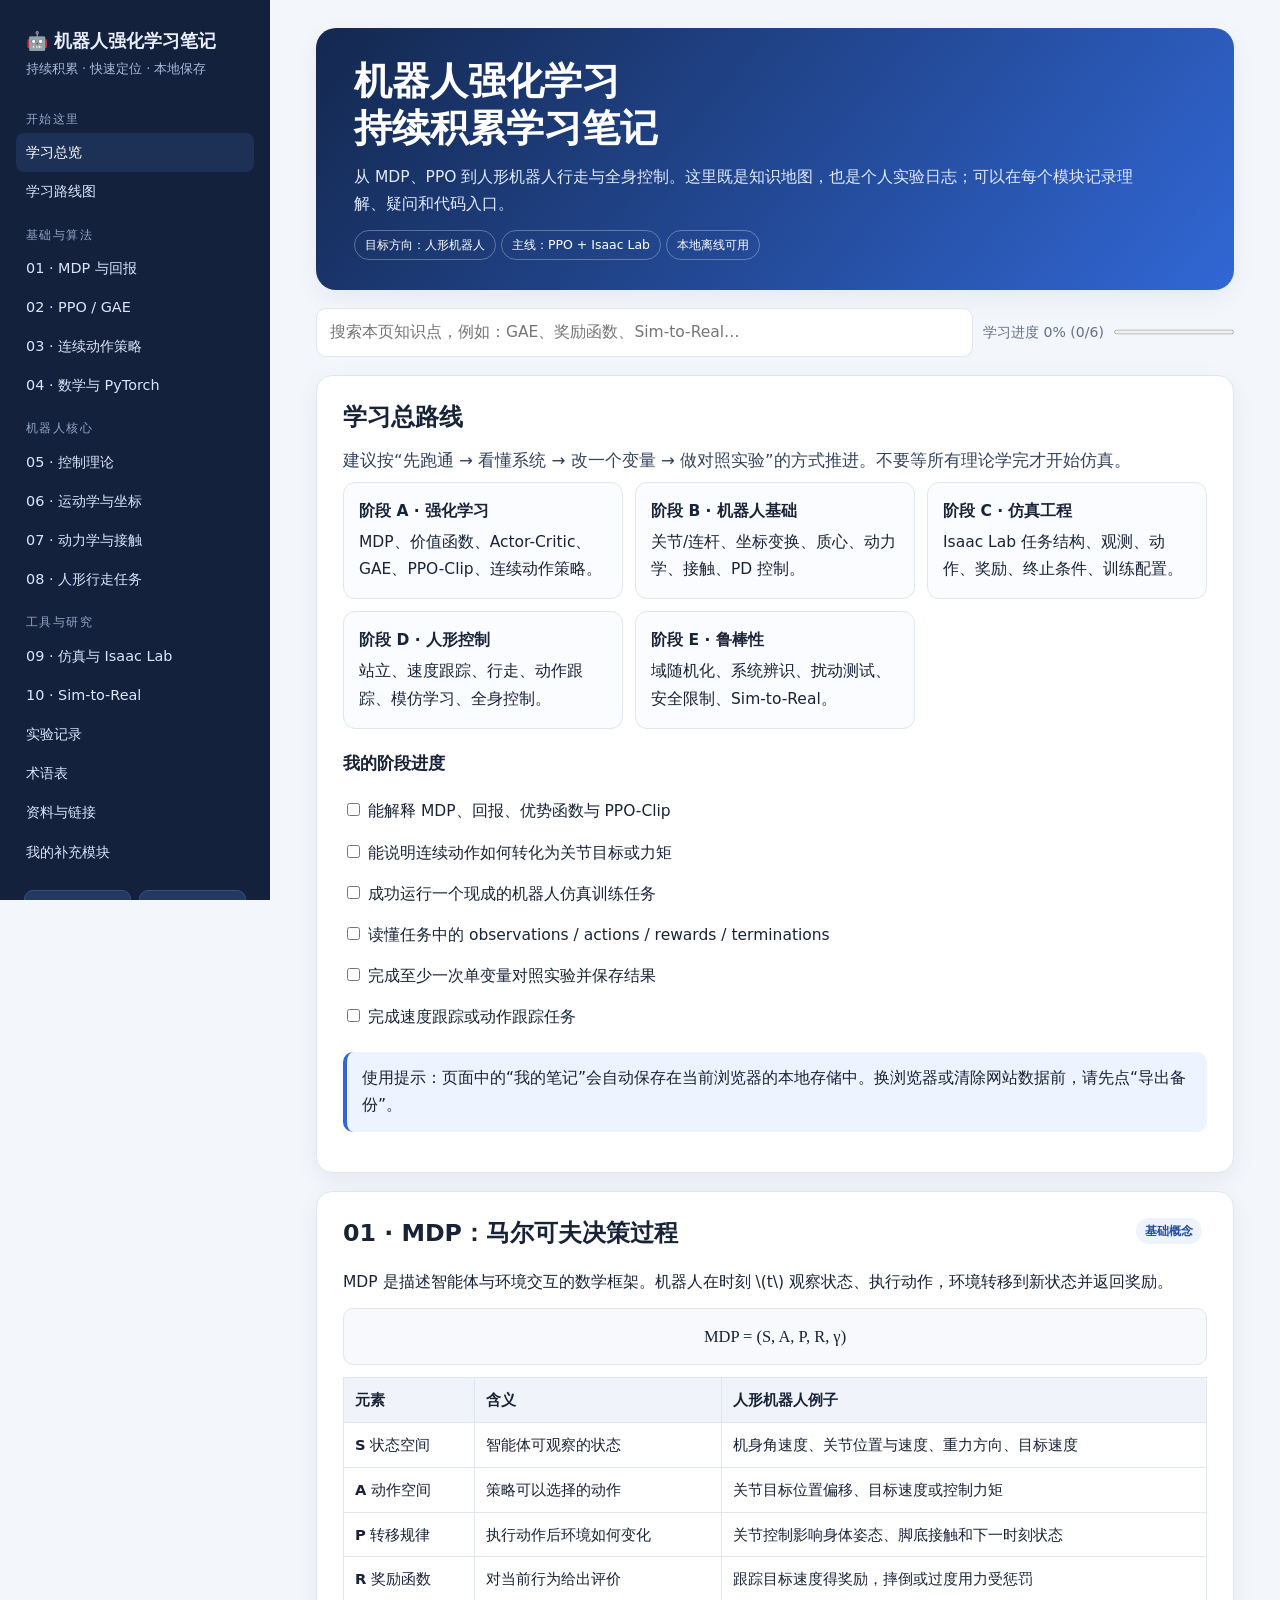
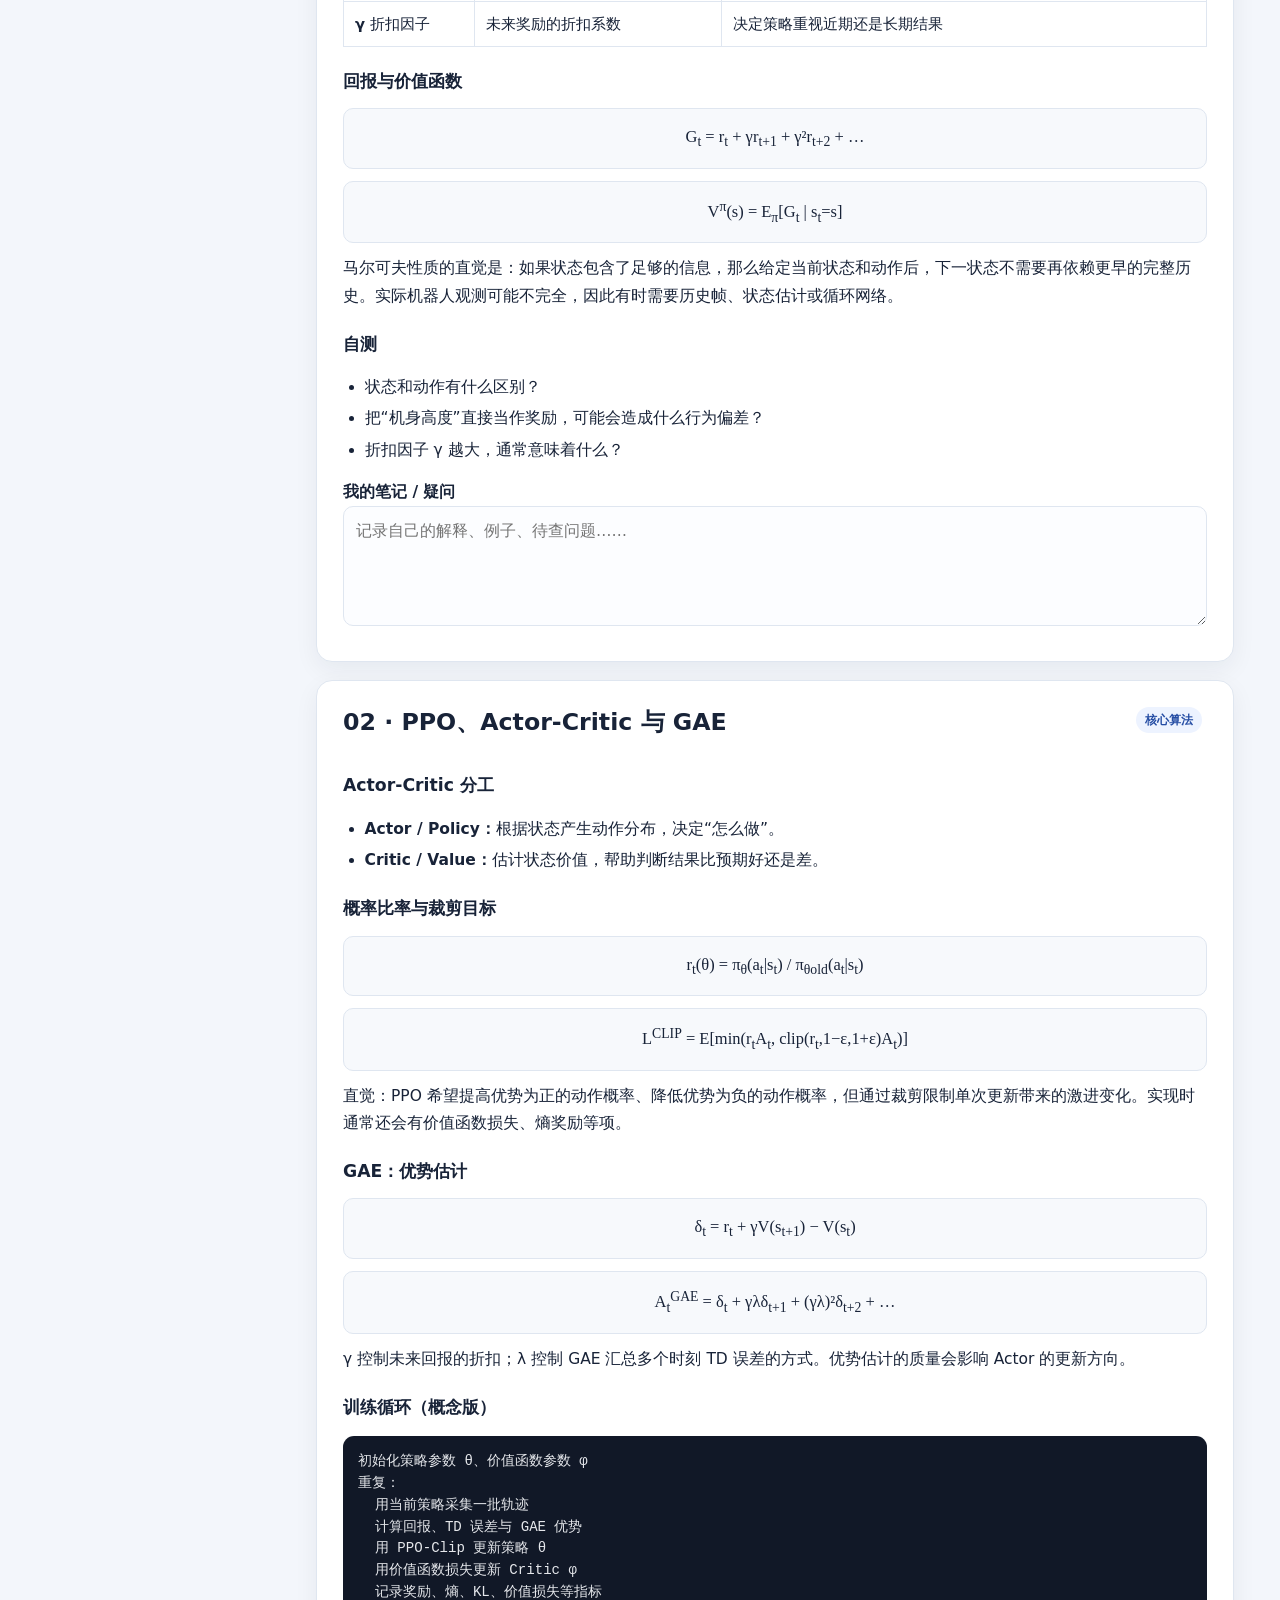
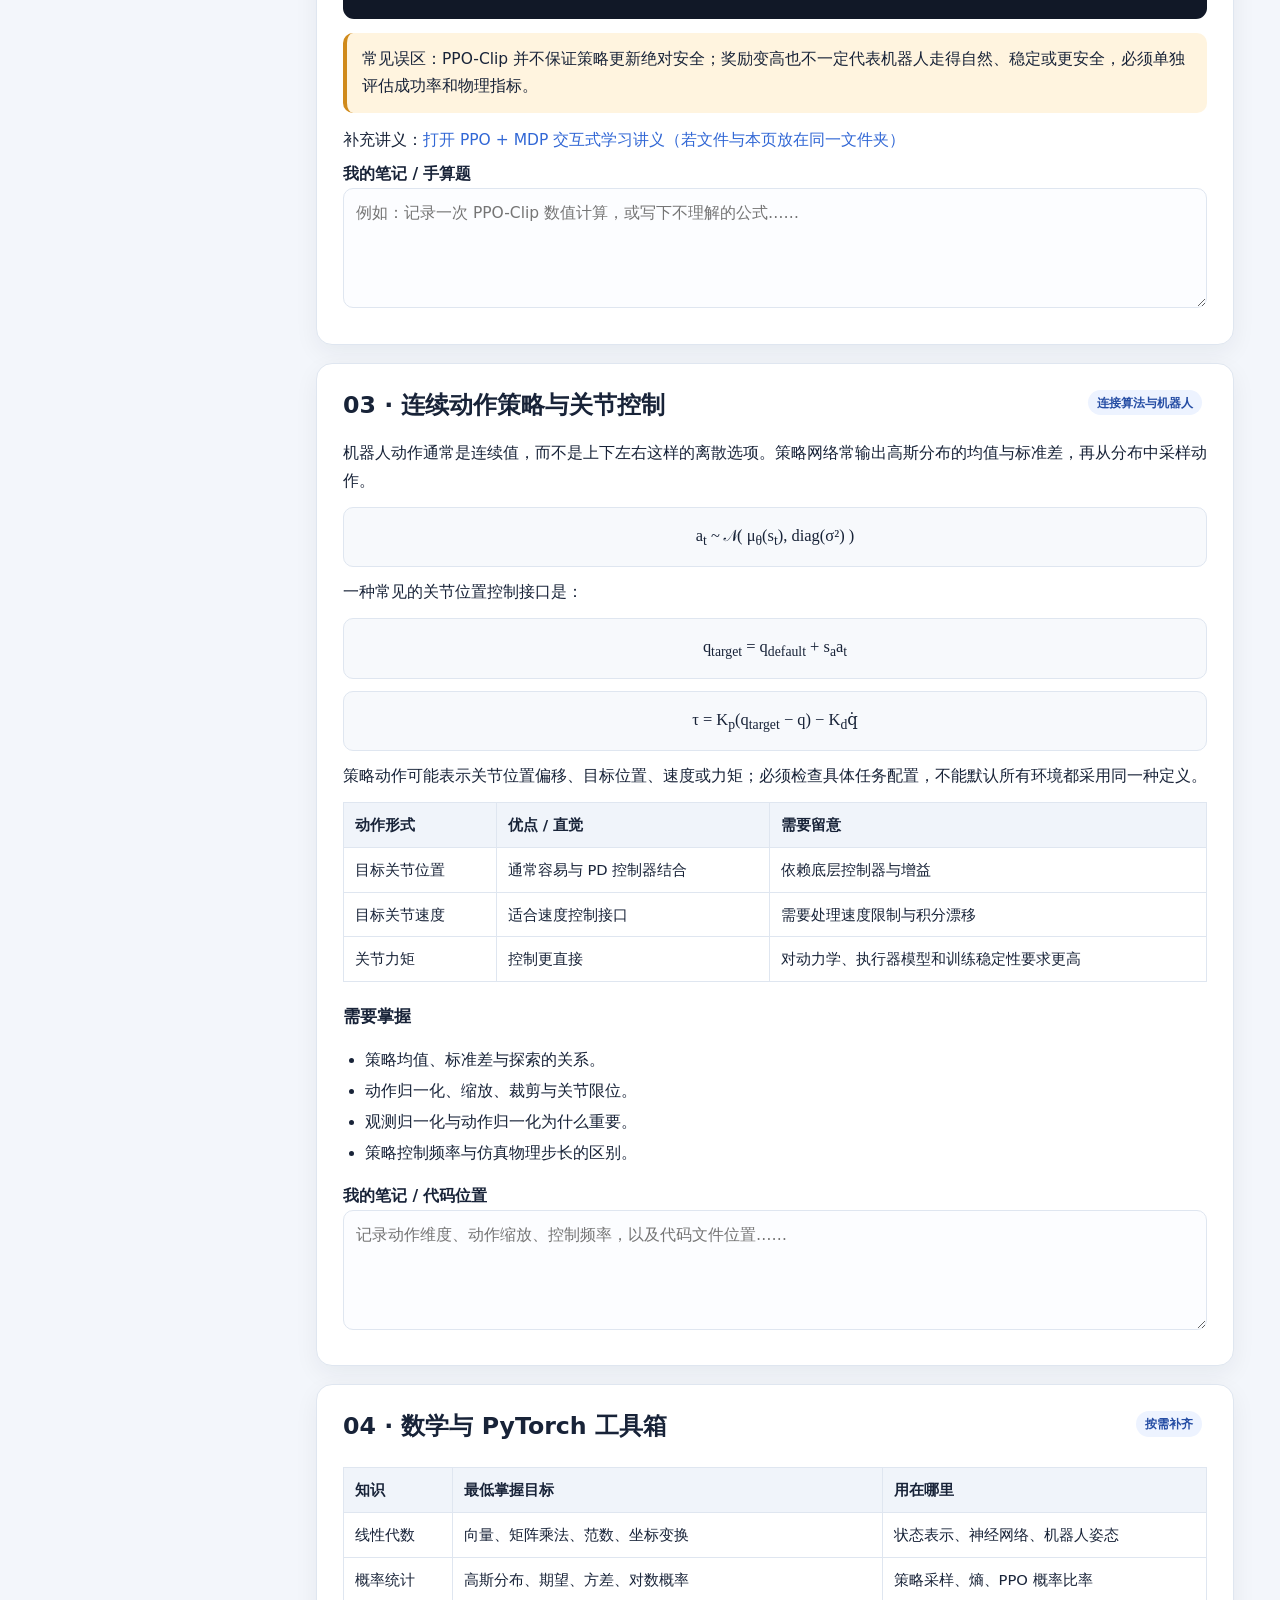
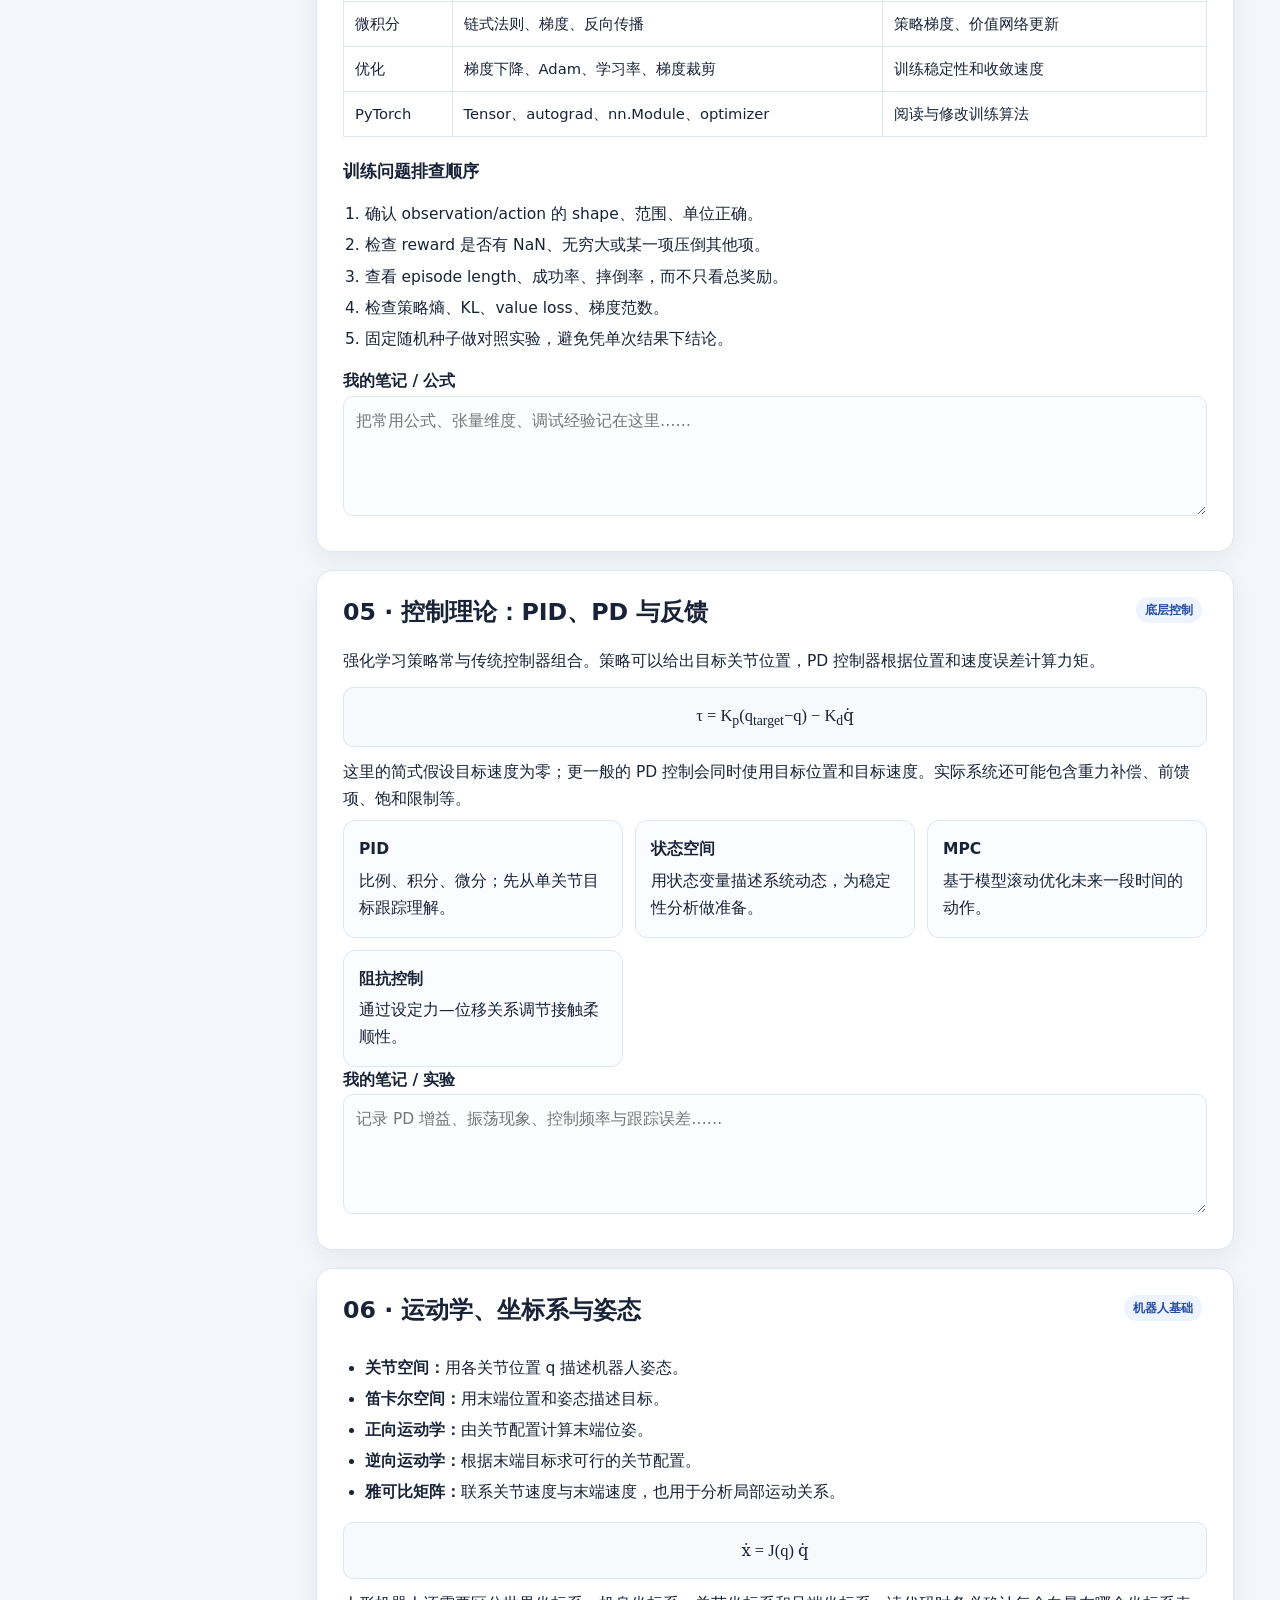
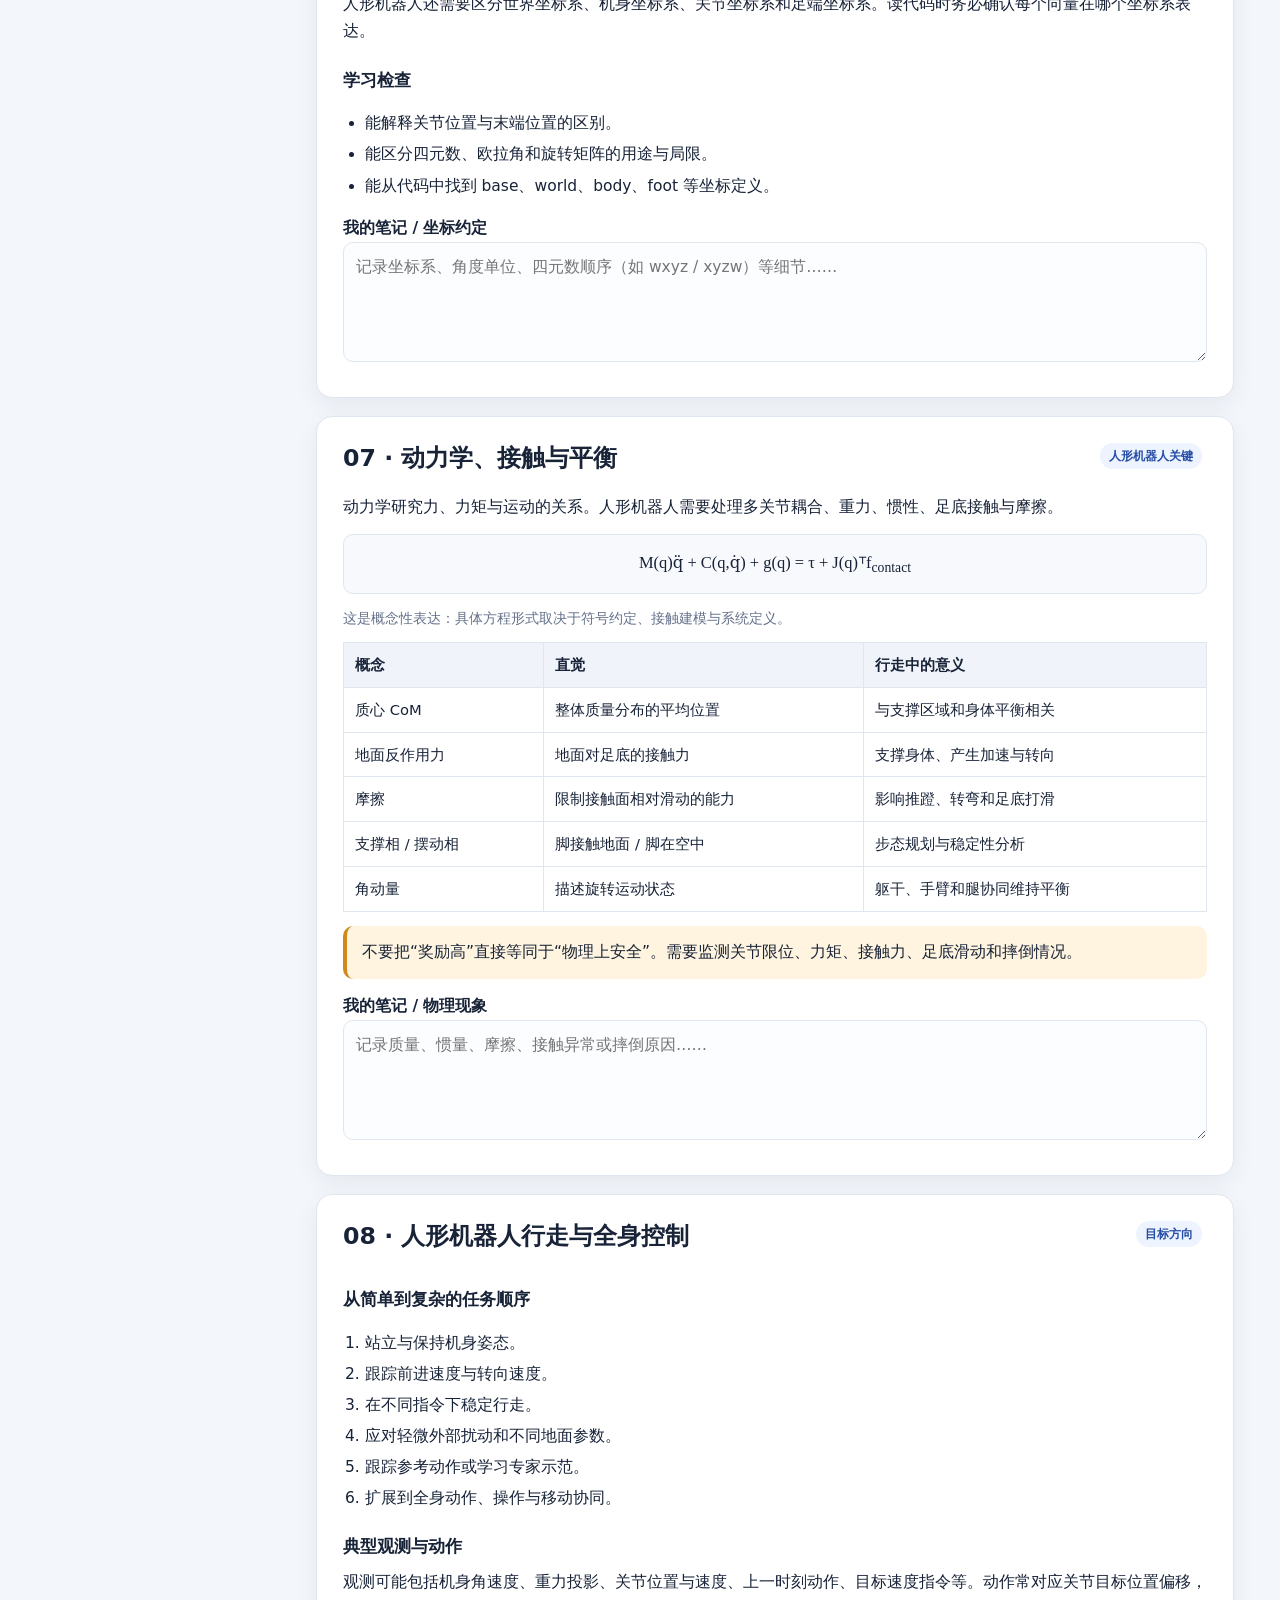
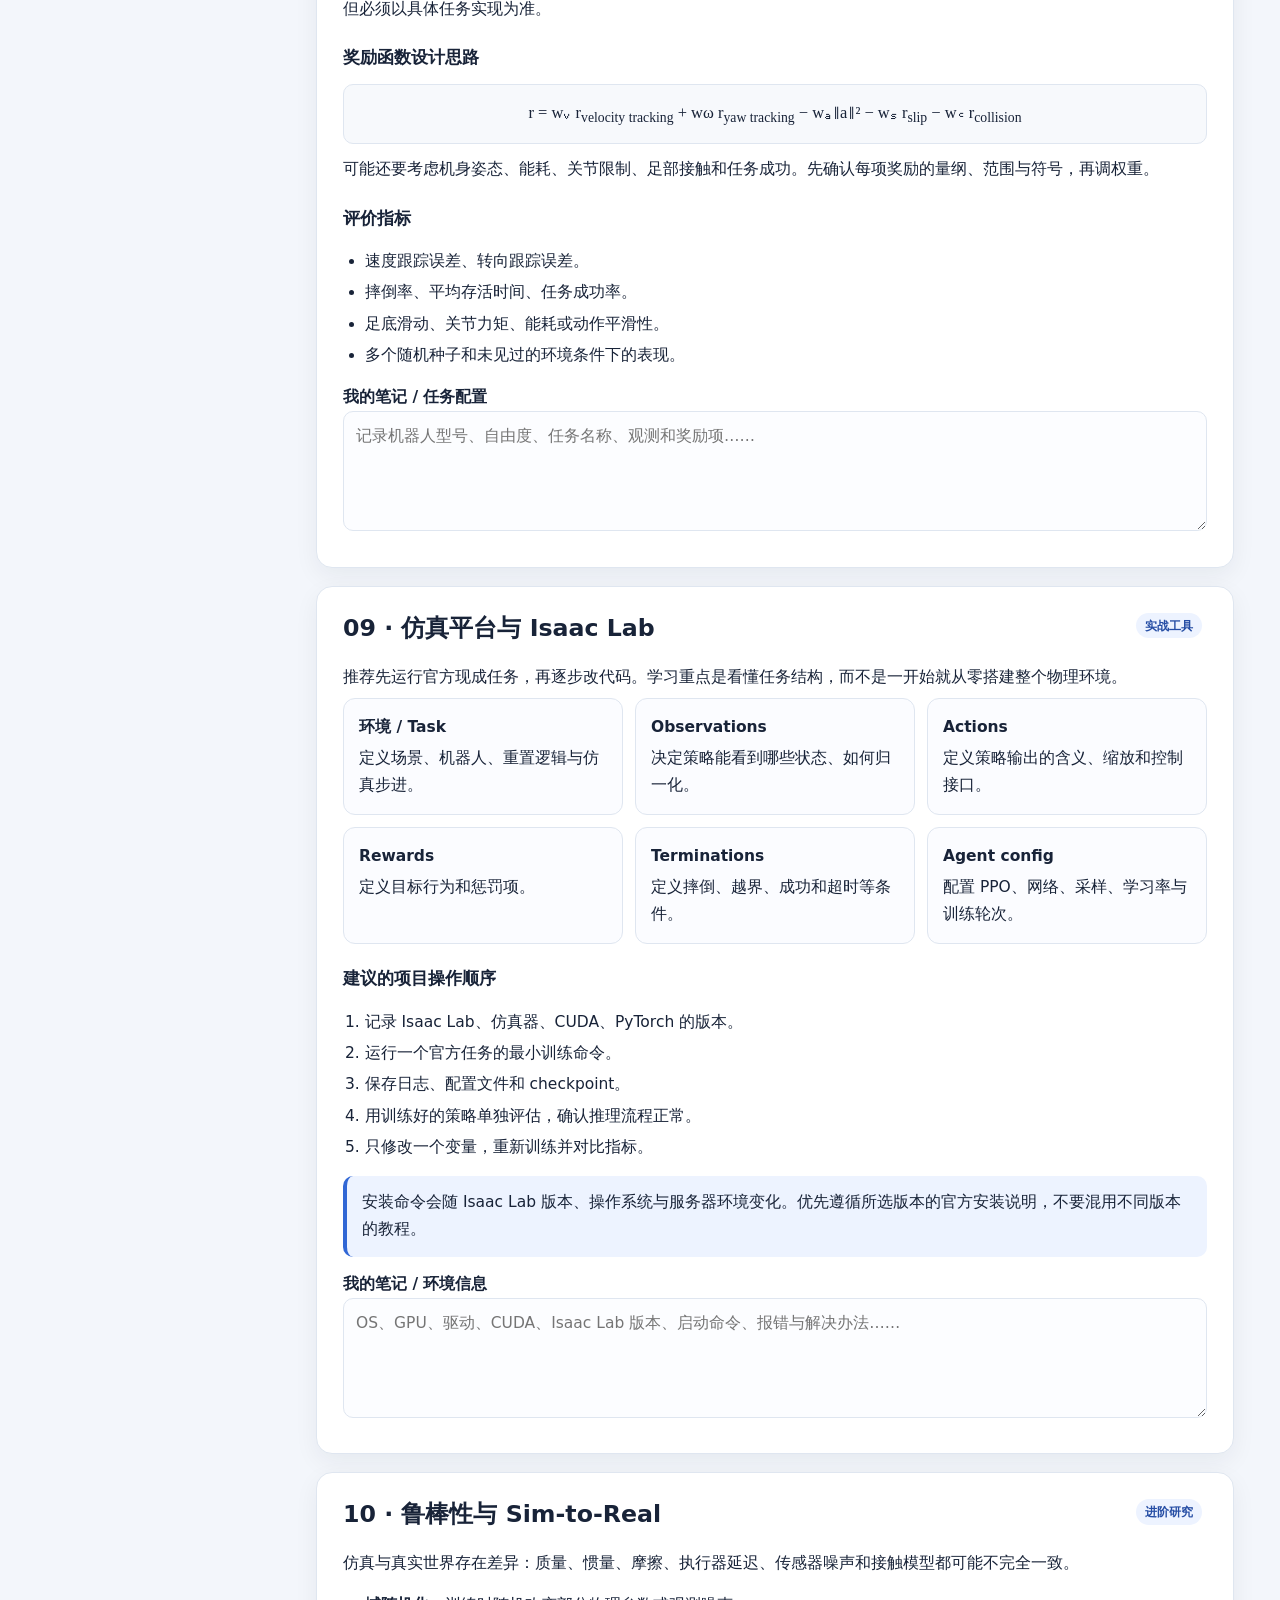
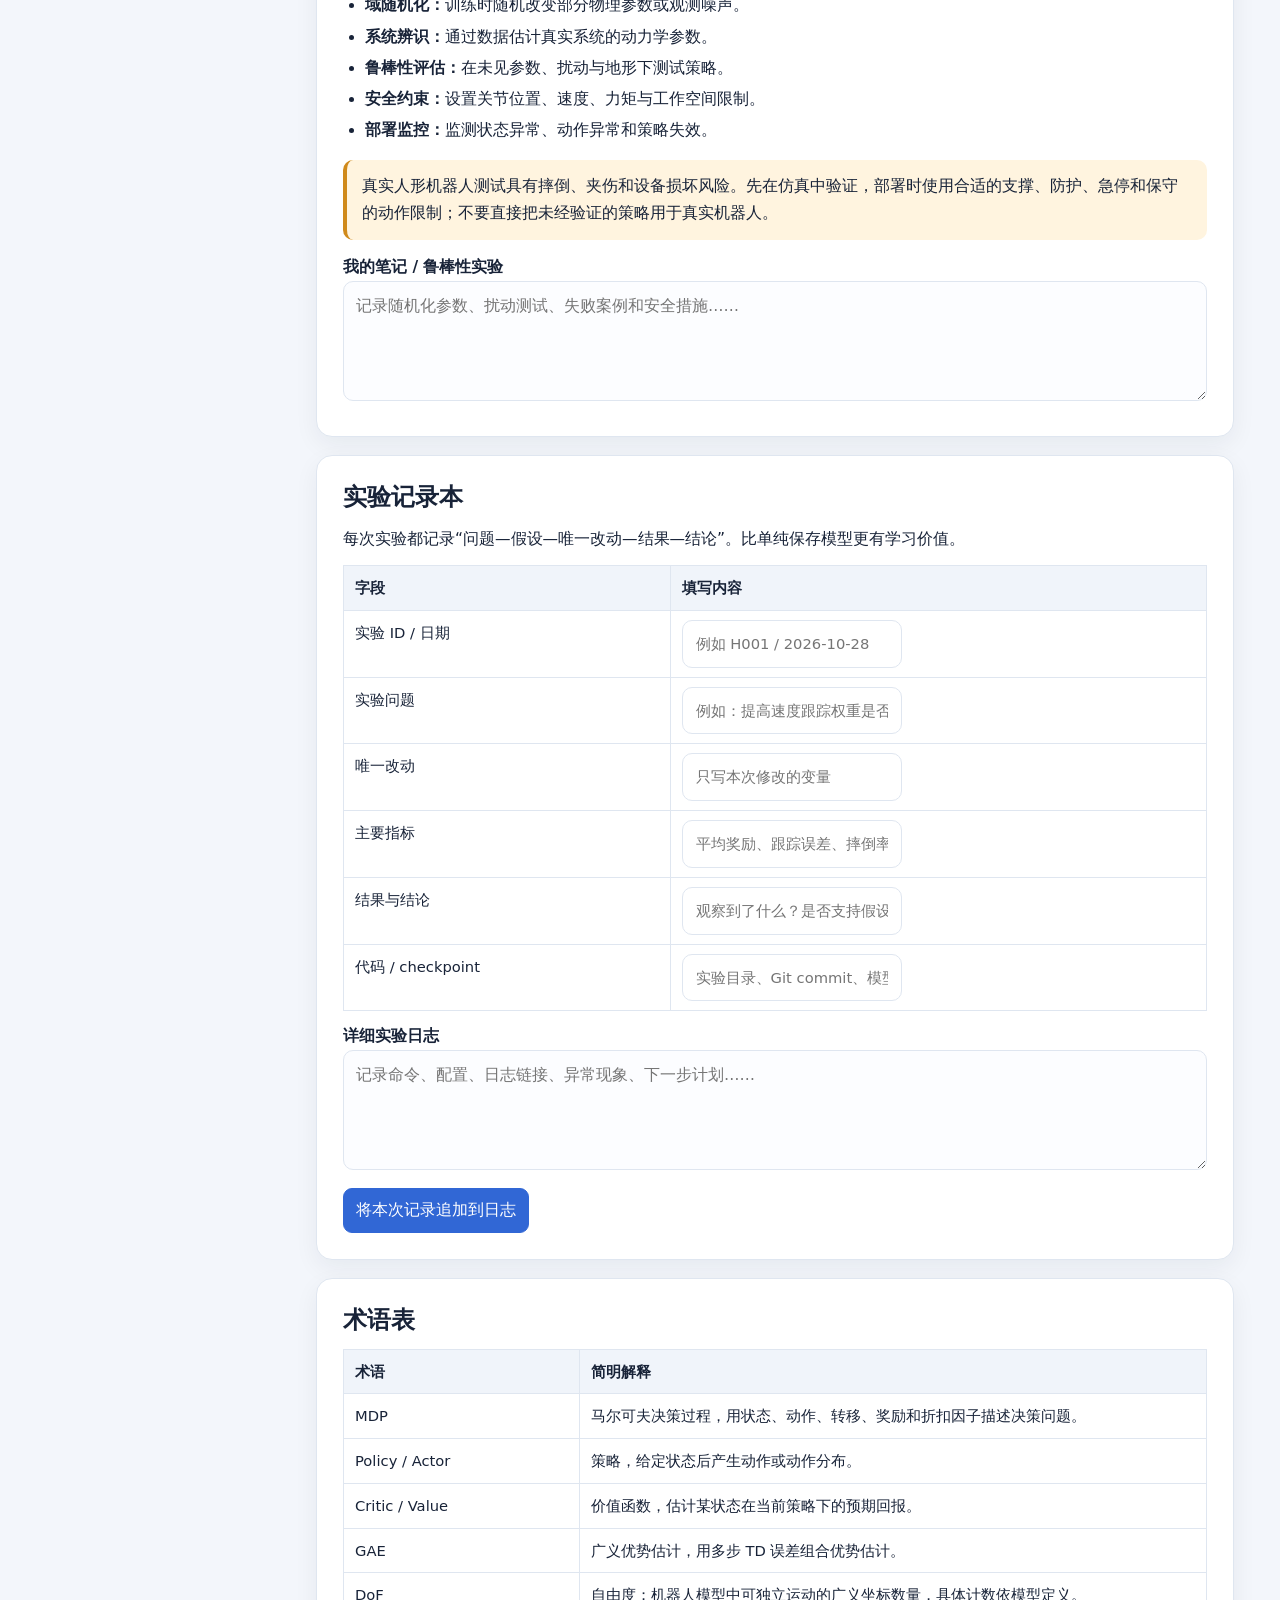
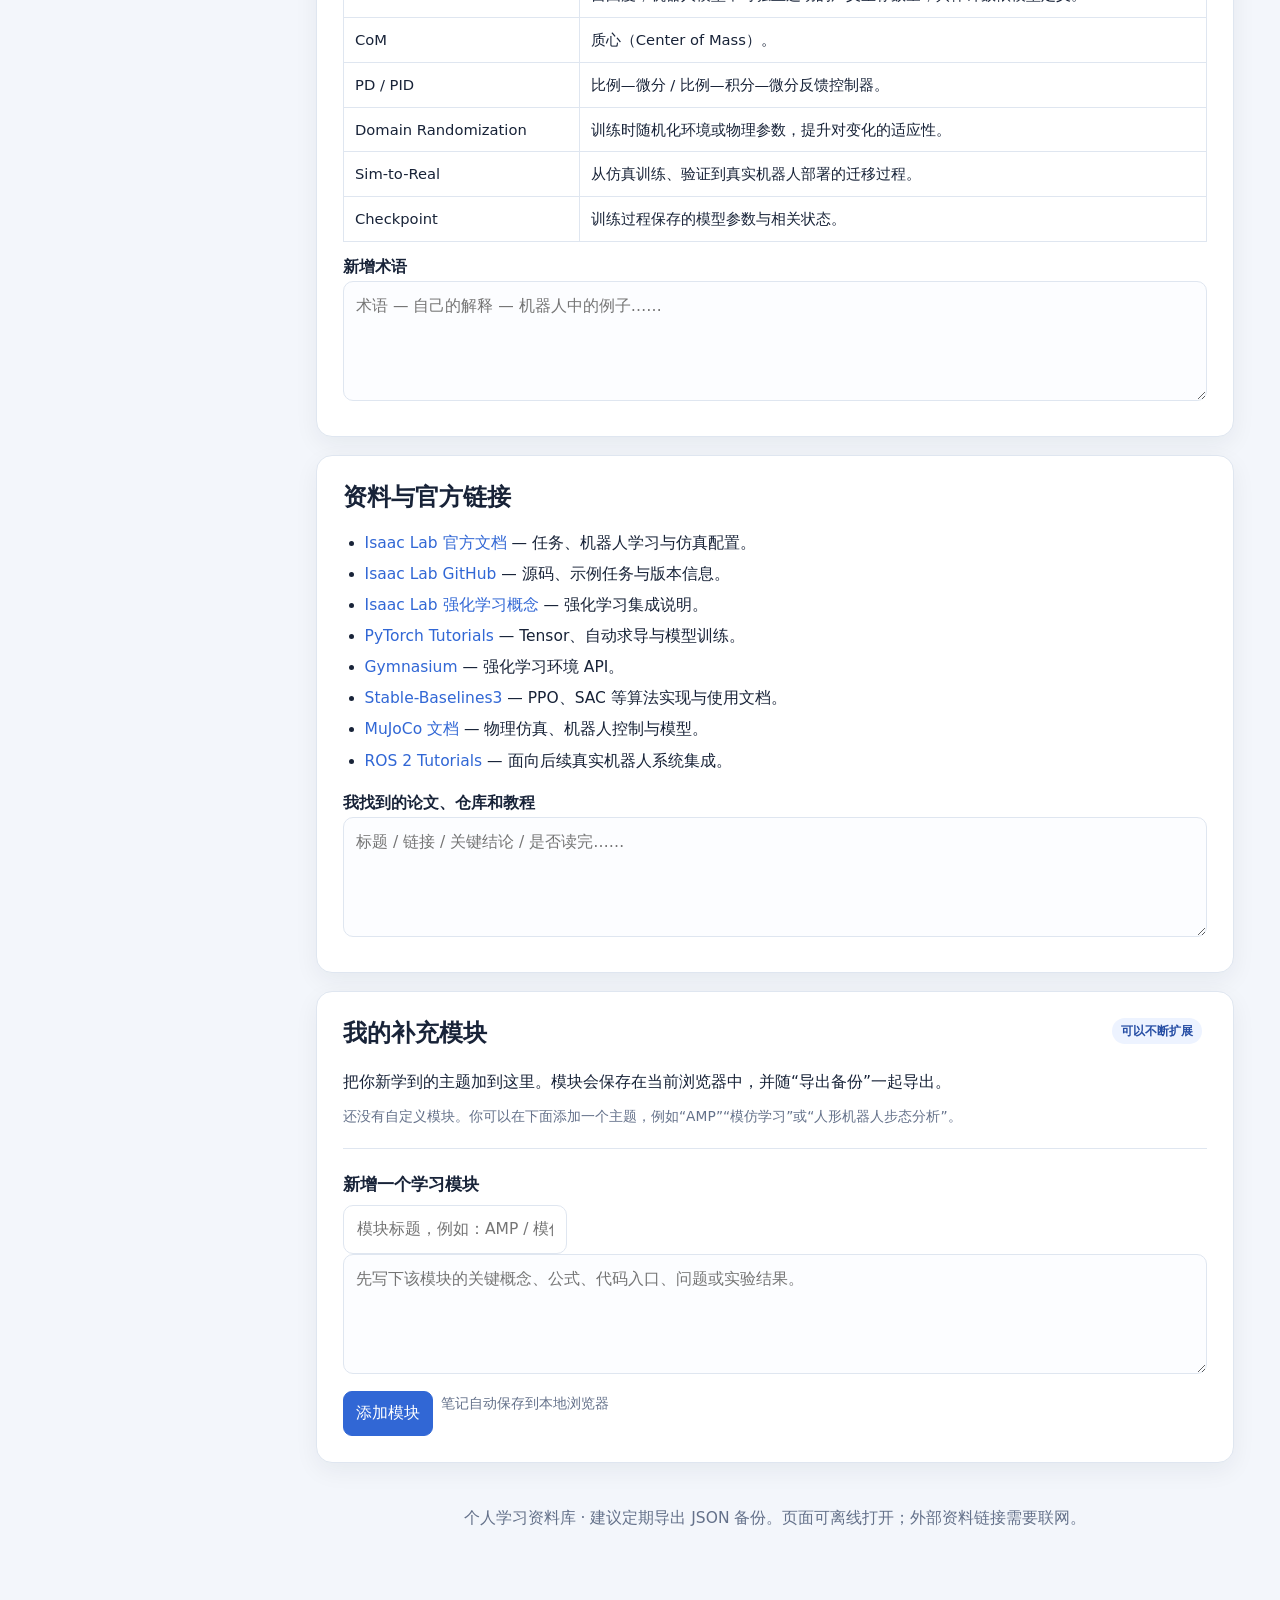
<file: robot-learning-portal/机器人强化学习_持续积累学习笔记.html>
<!DOCTYPE html>
<html lang="zh-CN">
<head>
<meta charset="UTF-8">
<meta name="viewport" content="width=device-width, initial-scale=1">
<title>机器人强化学习｜持续积累学习笔记</title>
<style>
:root{
 --bg:#f3f6fb;--paper:#fff;--ink:#182338;--muted:#64718a;--line:#dfe6f0;
 --nav:#14213d;--nav2:#1d3157;--blue:#3167d5;--bluebg:#edf3ff;
 --green:#16794b;--greenbg:#eaf8f0;--amber:#945700;--amberbg:#fff4df;
 --code:#111827;--shadow:0 8px 24px rgba(24,35,56,.06)
}
*{box-sizing:border-box;scroll-behavior:smooth}
body{margin:0;background:var(--bg);color:var(--ink);font:15.5px/1.75 system-ui,-apple-system,"Segoe UI","Noto Sans SC","Microsoft YaHei",sans-serif}
a{color:var(--blue);text-decoration:none}a:hover{text-decoration:underline}
.layout{display:grid;grid-template-columns:270px minmax(0,1fr);min-height:100vh}
aside{background:var(--nav);color:#e8eefb;padding:24px 16px;position:sticky;top:0;height:100vh;overflow:auto}
.brand{font-weight:800;font-size:1.12rem;line-height:1.4;padding:4px 10px 18px}
.brand small{display:block;color:#a9bad9;font-weight:500;font-size:.8rem;margin-top:7px}
.navlabel{color:#93a6c9;text-transform:uppercase;font-size:.72rem;letter-spacing:.12em;padding:13px 10px 4px}
nav a{display:block;color:#dce6fa;padding:7px 10px;border-radius:8px;font-size:.9rem}
nav a:hover,nav a.active{background:var(--nav2);text-decoration:none;color:#fff}
.navtools{display:grid;grid-template-columns:1fr 1fr;gap:8px;margin:18px 8px 4px}
button,.button{font:inherit;cursor:pointer;border:1px solid var(--line);border-radius:9px;padding:8px 12px;background:white;color:var(--ink)}
button:hover,.button:hover{filter:brightness(.97)}
.navtools button{background:#24395f;color:white;border-color:#38517d;font-size:.8rem}
main{max-width:1120px;width:100%;padding:28px clamp(16px,4vw,46px) 70px;margin:0 auto}
.hero{background:linear-gradient(130deg,#14284f,#3167d5);color:white;border-radius:20px;padding:30px clamp(20px,4vw,38px);box-shadow:var(--shadow)}
.hero h1{font-size:clamp(1.8rem,3vw,2.7rem);line-height:1.22;margin:0 0 12px}
.hero p{max-width:800px;color:#e0eaff;margin:8px 0}
.hero .tag{display:inline-block;border:1px solid #ffffff4c;border-radius:999px;padding:3px 10px;margin:4px 5px 0 0;font-size:.78rem}
.topbar{display:flex;gap:10px;flex-wrap:wrap;align-items:center;justify-content:space-between;margin:18px 0}
.search{flex:1;min-width:220px;padding:10px 13px;border:1px solid var(--line);border-radius:10px;background:white;font:inherit}
.progressbox{display:flex;align-items:center;gap:10px;color:var(--muted);font-size:.88rem}
progress{width:120px;height:10px;accent-color:var(--blue)}
.card{background:var(--paper);border:1px solid var(--line);border-radius:16px;padding:clamp(18px,3vw,26px);margin:18px 0;box-shadow:var(--shadow);scroll-margin-top:20px}
h2{font-size:1.48rem;line-height:1.35;margin:0 0 12px}
h3{font-size:1.08rem;margin:19px 0 6px}
p{margin:7px 0}ul,ol{padding-left:1.35rem}li{margin:4px 0}
.lead{font-size:1.04rem;color:#34435d}
.small{font-size:.86rem;color:var(--muted)}
.pill{display:inline-block;border-radius:999px;padding:2px 9px;background:var(--bluebg);color:#254da4;font-size:.78rem;font-weight:700;margin-right:5px}
.note,.good,.warn{padding:13px 15px;border-radius:10px;margin:14px 0;background:var(--bluebg);border-left:4px solid var(--blue)}
.good{background:var(--greenbg);border-color:var(--green)}
.warn{background:var(--amberbg);border-color:#d08a1b}
.eq{overflow-x:auto;background:#f7f9fc;border:1px solid var(--line);padding:12px 14px;border-radius:10px;text-align:center;font:1.03rem/1.9 Georgia,"Times New Roman",serif;margin:12px 0}
table{border-collapse:collapse;width:100%;margin:12px 0;font-size:.92rem}
th,td{border:1px solid var(--line);padding:9px 11px;text-align:left;vertical-align:top}
th{background:#f0f4fa}
code,pre{font-family:ui-monospace,SFMono-Regular,Consolas,monospace}
code{background:#f0f3f8;padding:.1em .32em;border-radius:4px;overflow-wrap:anywhere}
pre{background:var(--code);color:#e5e7eb;padding:15px;border-radius:11px;overflow:auto;line-height:1.55;font-size:.88rem}
.grid{display:grid;grid-template-columns:repeat(auto-fit,minmax(220px,1fr));gap:12px}
.tile{border:1px solid var(--line);border-radius:12px;padding:15px;background:#fbfcff}
.tile b{display:block;margin-bottom:4px}
.checklist{list-style:none;padding:0}
.checklist li{padding:5px 0}
.checklist input{margin-right:8px;accent-color:var(--blue)}
textarea,.editable{width:100%;min-height:120px;border:1px solid var(--line);border-radius:10px;padding:12px;font:inherit;line-height:1.65;background:#fcfdff;color:var(--ink);resize:vertical}
textarea:focus{outline:2px solid #b7cbff;border-color:var(--blue)}
.note-actions{display:flex;gap:8px;flex-wrap:wrap;margin-top:8px}
.primary{background:var(--blue);color:white;border-color:var(--blue)}
.danger{color:#9b2634}
.module-head{display:flex;align-items:flex-start;justify-content:space-between;gap:12px}
.status{font-size:.8rem;color:var(--green);white-space:nowrap}
hr{border:0;border-top:1px solid var(--line);margin:20px 0}
footer{text-align:center;color:var(--muted);padding:24px}
.hidden{display:none!important}
@media(max-width:850px){.layout{grid-template-columns:1fr}aside{position:relative;height:auto;padding:14px}.brand{padding-bottom:8px}nav{display:grid;grid-template-columns:repeat(2,minmax(0,1fr));gap:2px}.navlabel{grid-column:1/-1}.navtools{margin:12px 8px 4px}.hero{border-radius:14px}}
@media print{aside,.topbar,.navtools,.note-actions,.no-print{display:none!important}.layout{display:block}main{padding:0;max-width:none}.hero{background:white;color:#111;border:1px solid #aaa;box-shadow:none}.hero p{color:#333}.card{box-shadow:none;break-inside:avoid}body{background:white;font-size:11pt}textarea{border:1px solid #aaa}}
</style>
</head>
<body>
<div class="layout">
<aside>
 <div class="brand">🤖 机器人强化学习笔记<small>持续积累 · 快速定位 · 本地保存</small></div>
 <nav id="sideNav">
  <div class="navlabel">开始这里</div>
  <a href="#dashboard">学习总览</a>
  <a href="#roadmap">学习路线图</a>
  <div class="navlabel">基础与算法</div>
  <a href="#mdp">01 · MDP 与回报</a>
  <a href="#ppo">02 · PPO / GAE</a>
  <a href="#continuous">03 · 连续动作策略</a>
  <a href="#math">04 · 数学与 PyTorch</a>
  <div class="navlabel">机器人核心</div>
  <a href="#control">05 · 控制理论</a>
  <a href="#kinematics">06 · 运动学与坐标</a>
  <a href="#dynamics">07 · 动力学与接触</a>
  <a href="#humanoid">08 · 人形行走任务</a>
  <div class="navlabel">工具与研究</div>
  <a href="#simulator">09 · 仿真与 Isaac Lab</a>
  <a href="#sim2real">10 · Sim-to-Real</a>
  <a href="#experiments">实验记录</a>
  <a href="#glossary">术语表</a>
  <a href="#resources">资料与链接</a>
  <a href="#myModules">我的补充模块</a>
 </nav>
 <div class="navtools">
  <button id="exportBtn">导出备份</button><button id="importBtn">导入备份</button>
  <button onclick="window.print()">打印 / PDF</button><button id="resetBtn">清空本地笔记</button>
 </div>
 <input type="file" id="importFile" accept="application/json" class="hidden">
</aside>
<main>
 <section class="hero" id="dashboard">
  <h1>机器人强化学习<br>持续积累学习笔记</h1>
  <p>从 MDP、PPO 到人形机器人行走与全身控制。这里既是知识地图，也是个人实验日志；可以在每个模块记录理解、疑问和代码入口。</p>
  <span class="tag">目标方向：人形机器人</span><span class="tag">主线：PPO + Isaac Lab</span><span class="tag">本地离线可用</span>
 </section>
 <div class="topbar no-print">
  <input id="searchBox" class="search" placeholder="搜索本页知识点，例如：GAE、奖励函数、Sim-to-Real…">
  <div class="progressbox"><span id="progressText">学习进度 0%</span><progress id="progressBar" value="0" max="100"></progress></div>
 </div>
 <section class="card" id="roadmap">
  <h2>学习总路线</h2>
  <p class="lead">建议按“先跑通 → 看懂系统 → 改一个变量 → 做对照实验”的方式推进。不要等所有理论学完才开始仿真。</p>
  <div class="grid">
   <div class="tile"><b>阶段 A · 强化学习</b>MDP、价值函数、Actor-Critic、GAE、PPO-Clip、连续动作策略。</div>
   <div class="tile"><b>阶段 B · 机器人基础</b>关节/连杆、坐标变换、质心、动力学、接触、PD 控制。</div>
   <div class="tile"><b>阶段 C · 仿真工程</b>Isaac Lab 任务结构、观测、动作、奖励、终止条件、训练配置。</div>
   <div class="tile"><b>阶段 D · 人形控制</b>站立、速度跟踪、行走、动作跟踪、模仿学习、全身控制。</div>
   <div class="tile"><b>阶段 E · 鲁棒性</b>域随机化、系统辨识、扰动测试、安全限制、Sim-to-Real。</div>
  </div>
  <h3>我的阶段进度</h3>
  <ul class="checklist">
   <li><label><input type="checkbox" data-check="road1">能解释 MDP、回报、优势函数与 PPO-Clip</label></li>
   <li><label><input type="checkbox" data-check="road2">能说明连续动作如何转化为关节目标或力矩</label></li>
   <li><label><input type="checkbox" data-check="road3">成功运行一个现成的机器人仿真训练任务</label></li>
   <li><label><input type="checkbox" data-check="road4">读懂任务中的 observations / actions / rewards / terminations</label></li>
   <li><label><input type="checkbox" data-check="road5">完成至少一次单变量对照实验并保存结果</label></li>
   <li><label><input type="checkbox" data-check="road6">完成速度跟踪或动作跟踪任务</label></li>
  </ul>
  <div class="note">使用提示：页面中的“我的笔记”会自动保存在当前浏览器的本地存储中。换浏览器或清除网站数据前，请先点“导出备份”。</div>
 </section>

 <section class="card searchable" id="mdp">
  <div class="module-head"><h2>01 · MDP：马尔可夫决策过程</h2><span class="pill">基础概念</span></div>
  <p>MDP 是描述智能体与环境交互的数学框架。机器人在时刻 \(t\) 观察状态、执行动作，环境转移到新状态并返回奖励。</p>
  <div class="eq">MDP = (S, A, P, R, γ)</div>
  <table><thead><tr><th>元素</th><th>含义</th><th>人形机器人例子</th></tr></thead><tbody>
   <tr><td><b>S</b> 状态空间</td><td>智能体可观察的状态</td><td>机身角速度、关节位置与速度、重力方向、目标速度</td></tr>
   <tr><td><b>A</b> 动作空间</td><td>策略可以选择的动作</td><td>关节目标位置偏移、目标速度或控制力矩</td></tr>
   <tr><td><b>P</b> 转移规律</td><td>执行动作后环境如何变化</td><td>关节控制影响身体姿态、脚底接触和下一时刻状态</td></tr>
   <tr><td><b>R</b> 奖励函数</td><td>对当前行为给出评价</td><td>跟踪目标速度得奖励，摔倒或过度用力受惩罚</td></tr>
   <tr><td><b>γ</b> 折扣因子</td><td>未来奖励的折扣系数</td><td>决定策略重视近期还是长期结果</td></tr>
  </tbody></table>
  <h3>回报与价值函数</h3>
  <div class="eq">G<sub>t</sub> = r<sub>t</sub> + γr<sub>t+1</sub> + γ²r<sub>t+2</sub> + …</div>
  <div class="eq">V<sup>π</sup>(s) = E<sub>π</sub>[G<sub>t</sub> | s<sub>t</sub>=s]</div>
  <p>马尔可夫性质的直觉是：如果状态包含了足够的信息，那么给定当前状态和动作后，下一状态不需要再依赖更早的完整历史。实际机器人观测可能不完全，因此有时需要历史帧、状态估计或循环网络。</p>
  <h3>自测</h3>
  <ul><li>状态和动作有什么区别？</li><li>把“机身高度”直接当作奖励，可能会造成什么行为偏差？</li><li>折扣因子 γ 越大，通常意味着什么？</li></ul>
  <label for="notes-mdp"><b>我的笔记 / 疑问</b></label><textarea id="notes-mdp" data-note="notes-mdp" placeholder="记录自己的解释、例子、待查问题……"></textarea>
 </section>

 <section class="card searchable" id="ppo">
  <div class="module-head"><h2>02 · PPO、Actor-Critic 与 GAE</h2><span class="pill">核心算法</span></div>
  <h3>Actor-Critic 分工</h3>
  <ul><li><b>Actor / Policy：</b>根据状态产生动作分布，决定“怎么做”。</li><li><b>Critic / Value：</b>估计状态价值，帮助判断结果比预期好还是差。</li></ul>
  <h3>概率比率与裁剪目标</h3>
  <div class="eq">r<sub>t</sub>(θ) = π<sub>θ</sub>(a<sub>t</sub>|s<sub>t</sub>) / π<sub>θold</sub>(a<sub>t</sub>|s<sub>t</sub>)</div>
  <div class="eq">L<sup>CLIP</sup> = E[min(r<sub>t</sub>A<sub>t</sub>, clip(r<sub>t</sub>,1−ε,1+ε)A<sub>t</sub>)]</div>
  <p>直觉：PPO 希望提高优势为正的动作概率、降低优势为负的动作概率，但通过裁剪限制单次更新带来的激进变化。实现时通常还会有价值函数损失、熵奖励等项。</p>
  <h3>GAE：优势估计</h3>
  <div class="eq">δ<sub>t</sub> = r<sub>t</sub> + γV(s<sub>t+1</sub>) − V(s<sub>t</sub>)</div>
  <div class="eq">A<sub>t</sub><sup>GAE</sup> = δ<sub>t</sub> + γλδ<sub>t+1</sub> + (γλ)²δ<sub>t+2</sub> + …</div>
  <p>γ 控制未来回报的折扣；λ 控制 GAE 汇总多个时刻 TD 误差的方式。优势估计的质量会影响 Actor 的更新方向。</p>
  <h3>训练循环（概念版）</h3>
  <pre>初始化策略参数 θ、价值函数参数 φ
重复：
  用当前策略采集一批轨迹
  计算回报、TD 误差与 GAE 优势
  用 PPO-Clip 更新策略 θ
  用价值函数损失更新 Critic φ
  记录奖励、熵、KL、价值损失等指标</pre>
  <div class="warn">常见误区：PPO-Clip 并不保证策略更新绝对安全；奖励变高也不一定代表机器人走得自然、稳定或更安全，必须单独评估成功率和物理指标。</div>
  <p>补充讲义：<a href="PPO_MDP_交互式学习讲义.html" target="_blank" rel="noopener">打开 PPO + MDP 交互式学习讲义（若文件与本页放在同一文件夹）</a></p>
  <label for="notes-ppo"><b>我的笔记 / 手算题</b></label><textarea id="notes-ppo" data-note="notes-ppo" placeholder="例如：记录一次 PPO-Clip 数值计算，或写下不理解的公式……"></textarea>
 </section>

 <section class="card searchable" id="continuous">
  <div class="module-head"><h2>03 · 连续动作策略与关节控制</h2><span class="pill">连接算法与机器人</span></div>
  <p>机器人动作通常是连续值，而不是上下左右这样的离散选项。策略网络常输出高斯分布的均值与标准差，再从分布中采样动作。</p>
  <div class="eq">a<sub>t</sub> ~ 𝒩( μ<sub>θ</sub>(s<sub>t</sub>), diag(σ²) )</div>
  <p>一种常见的关节位置控制接口是：</p>
  <div class="eq">q<sub>target</sub> = q<sub>default</sub> + s<sub>a</sub>a<sub>t</sub></div>
  <div class="eq">τ = K<sub>p</sub>(q<sub>target</sub> − q) − K<sub>d</sub>q̇</div>
  <p>策略动作可能表示关节位置偏移、目标位置、速度或力矩；必须检查具体任务配置，不能默认所有环境都采用同一种定义。</p>
  <table><thead><tr><th>动作形式</th><th>优点 / 直觉</th><th>需要留意</th></tr></thead><tbody>
   <tr><td>目标关节位置</td><td>通常容易与 PD 控制器结合</td><td>依赖底层控制器与增益</td></tr>
   <tr><td>目标关节速度</td><td>适合速度控制接口</td><td>需要处理速度限制与积分漂移</td></tr>
   <tr><td>关节力矩</td><td>控制更直接</td><td>对动力学、执行器模型和训练稳定性要求更高</td></tr>
  </tbody></table>
  <h3>需要掌握</h3><ul><li>策略均值、标准差与探索的关系。</li><li>动作归一化、缩放、裁剪与关节限位。</li><li>观测归一化与动作归一化为什么重要。</li><li>策略控制频率与仿真物理步长的区别。</li></ul>
  <label for="notes-continuous"><b>我的笔记 / 代码位置</b></label><textarea id="notes-continuous" data-note="notes-continuous" placeholder="记录动作维度、动作缩放、控制频率，以及代码文件位置……"></textarea>
 </section>

 <section class="card searchable" id="math">
  <div class="module-head"><h2>04 · 数学与 PyTorch 工具箱</h2><span class="pill">按需补齐</span></div>
  <table><thead><tr><th>知识</th><th>最低掌握目标</th><th>用在哪里</th></tr></thead><tbody>
   <tr><td>线性代数</td><td>向量、矩阵乘法、范数、坐标变换</td><td>状态表示、神经网络、机器人姿态</td></tr>
   <tr><td>概率统计</td><td>高斯分布、期望、方差、对数概率</td><td>策略采样、熵、PPO 概率比率</td></tr>
   <tr><td>微积分</td><td>链式法则、梯度、反向传播</td><td>策略梯度、价值网络更新</td></tr>
   <tr><td>优化</td><td>梯度下降、Adam、学习率、梯度裁剪</td><td>训练稳定性和收敛速度</td></tr>
   <tr><td>PyTorch</td><td>Tensor、autograd、nn.Module、optimizer</td><td>阅读与修改训练算法</td></tr>
  </tbody></table>
  <h3>训练问题排查顺序</h3>
  <ol><li>确认 observation/action 的 shape、范围、单位正确。</li><li>检查 reward 是否有 NaN、无穷大或某一项压倒其他项。</li><li>查看 episode length、成功率、摔倒率，而不只看总奖励。</li><li>检查策略熵、KL、value loss、梯度范数。</li><li>固定随机种子做对照实验，避免凭单次结果下结论。</li></ol>
  <label for="notes-math"><b>我的笔记 / 公式</b></label><textarea id="notes-math" data-note="notes-math" placeholder="把常用公式、张量维度、调试经验记在这里……"></textarea>
 </section>

 <section class="card searchable" id="control">
  <div class="module-head"><h2>05 · 控制理论：PID、PD 与反馈</h2><span class="pill">底层控制</span></div>
  <p>强化学习策略常与传统控制器组合。策略可以给出目标关节位置，PD 控制器根据位置和速度误差计算力矩。</p>
  <div class="eq">τ = K<sub>p</sub>(q<sub>target</sub>−q) − K<sub>d</sub>q̇</div>
  <p>这里的简式假设目标速度为零；更一般的 PD 控制会同时使用目标位置和目标速度。实际系统还可能包含重力补偿、前馈项、饱和限制等。</p>
  <div class="grid">
   <div class="tile"><b>PID</b>比例、积分、微分；先从单关节目标跟踪理解。</div>
   <div class="tile"><b>状态空间</b>用状态变量描述系统动态，为稳定性分析做准备。</div>
   <div class="tile"><b>MPC</b>基于模型滚动优化未来一段时间的动作。</div>
   <div class="tile"><b>阻抗控制</b>通过设定力—位移关系调节接触柔顺性。</div>
  </div>
  <label for="notes-control"><b>我的笔记 / 实验</b></label><textarea id="notes-control" data-note="notes-control" placeholder="记录 PD 增益、振荡现象、控制频率与跟踪误差……"></textarea>
 </section>

 <section class="card searchable" id="kinematics">
  <div class="module-head"><h2>06 · 运动学、坐标系与姿态</h2><span class="pill">机器人基础</span></div>
  <ul><li><b>关节空间：</b>用各关节位置 q 描述机器人姿态。</li><li><b>笛卡尔空间：</b>用末端位置和姿态描述目标。</li><li><b>正向运动学：</b>由关节配置计算末端位姿。</li><li><b>逆向运动学：</b>根据末端目标求可行的关节配置。</li><li><b>雅可比矩阵：</b>联系关节速度与末端速度，也用于分析局部运动关系。</li></ul>
  <div class="eq">ẋ = J(q) q̇</div>
  <p>人形机器人还需要区分世界坐标系、机身坐标系、关节坐标系和足端坐标系。读代码时务必确认每个向量在哪个坐标系表达。</p>
  <h3>学习检查</h3><ul><li>能解释关节位置与末端位置的区别。</li><li>能区分四元数、欧拉角和旋转矩阵的用途与局限。</li><li>能从代码中找到 base、world、body、foot 等坐标定义。</li></ul>
  <label for="notes-kinematics"><b>我的笔记 / 坐标约定</b></label><textarea id="notes-kinematics" data-note="notes-kinematics" placeholder="记录坐标系、角度单位、四元数顺序（如 wxyz / xyzw）等细节……"></textarea>
 </section>

 <section class="card searchable" id="dynamics">
  <div class="module-head"><h2>07 · 动力学、接触与平衡</h2><span class="pill">人形机器人关键</span></div>
  <p>动力学研究力、力矩与运动的关系。人形机器人需要处理多关节耦合、重力、惯性、足底接触与摩擦。</p>
  <div class="eq">M(q)q̈ + C(q,q̇) + g(q) = τ + J(q)ᵀf<sub>contact</sub></div>
  <p class="small">这是概念性表达：具体方程形式取决于符号约定、接触建模与系统定义。</p>
  <table><thead><tr><th>概念</th><th>直觉</th><th>行走中的意义</th></tr></thead><tbody>
   <tr><td>质心 CoM</td><td>整体质量分布的平均位置</td><td>与支撑区域和身体平衡相关</td></tr>
   <tr><td>地面反作用力</td><td>地面对足底的接触力</td><td>支撑身体、产生加速与转向</td></tr>
   <tr><td>摩擦</td><td>限制接触面相对滑动的能力</td><td>影响推蹬、转弯和足底打滑</td></tr>
   <tr><td>支撑相 / 摆动相</td><td>脚接触地面 / 脚在空中</td><td>步态规划与稳定性分析</td></tr>
   <tr><td>角动量</td><td>描述旋转运动状态</td><td>躯干、手臂和腿协同维持平衡</td></tr>
  </tbody></table>
  <div class="warn">不要把“奖励高”直接等同于“物理上安全”。需要监测关节限位、力矩、接触力、足底滑动和摔倒情况。</div>
  <label for="notes-dynamics"><b>我的笔记 / 物理现象</b></label><textarea id="notes-dynamics" data-note="notes-dynamics" placeholder="记录质量、惯量、摩擦、接触异常或摔倒原因……"></textarea>
 </section>

 <section class="card searchable" id="humanoid">
  <div class="module-head"><h2>08 · 人形机器人行走与全身控制</h2><span class="pill">目标方向</span></div>
  <h3>从简单到复杂的任务顺序</h3>
  <ol><li>站立与保持机身姿态。</li><li>跟踪前进速度与转向速度。</li><li>在不同指令下稳定行走。</li><li>应对轻微外部扰动和不同地面参数。</li><li>跟踪参考动作或学习专家示范。</li><li>扩展到全身动作、操作与移动协同。</li></ol>
  <h3>典型观测与动作</h3>
  <p>观测可能包括机身角速度、重力投影、关节位置与速度、上一时刻动作、目标速度指令等。动作常对应关节目标位置偏移，但必须以具体任务实现为准。</p>
  <h3>奖励函数设计思路</h3>
  <div class="eq">r = wᵥ r<sub>velocity tracking</sub> + wω r<sub>yaw tracking</sub> − wₐ‖a‖² − wₛ r<sub>slip</sub> − w꜀ r<sub>collision</sub></div>
  <p>可能还要考虑机身姿态、能耗、关节限制、足部接触和任务成功。先确认每项奖励的量纲、范围与符号，再调权重。</p>
  <h3>评价指标</h3>
  <ul><li>速度跟踪误差、转向跟踪误差。</li><li>摔倒率、平均存活时间、任务成功率。</li><li>足底滑动、关节力矩、能耗或动作平滑性。</li><li>多个随机种子和未见过的环境条件下的表现。</li></ul>
  <label for="notes-humanoid"><b>我的笔记 / 任务配置</b></label><textarea id="notes-humanoid" data-note="notes-humanoid" placeholder="记录机器人型号、自由度、任务名称、观测和奖励项……"></textarea>
 </section>

 <section class="card searchable" id="simulator">
  <div class="module-head"><h2>09 · 仿真平台与 Isaac Lab</h2><span class="pill">实战工具</span></div>
  <p>推荐先运行官方现成任务，再逐步改代码。学习重点是看懂任务结构，而不是一开始就从零搭建整个物理环境。</p>
  <div class="grid">
   <div class="tile"><b>环境 / Task</b>定义场景、机器人、重置逻辑与仿真步进。</div>
   <div class="tile"><b>Observations</b>决定策略能看到哪些状态、如何归一化。</div>
   <div class="tile"><b>Actions</b>定义策略输出的含义、缩放和控制接口。</div>
   <div class="tile"><b>Rewards</b>定义目标行为和惩罚项。</div>
   <div class="tile"><b>Terminations</b>定义摔倒、越界、成功和超时等条件。</div>
   <div class="tile"><b>Agent config</b>配置 PPO、网络、采样、学习率与训练轮次。</div>
  </div>
  <h3>建议的项目操作顺序</h3>
  <ol><li>记录 Isaac Lab、仿真器、CUDA、PyTorch 的版本。</li><li>运行一个官方任务的最小训练命令。</li><li>保存日志、配置文件和 checkpoint。</li><li>用训练好的策略单独评估，确认推理流程正常。</li><li>只修改一个变量，重新训练并对比指标。</li></ol>
  <div class="note">安装命令会随 Isaac Lab 版本、操作系统与服务器环境变化。优先遵循所选版本的官方安装说明，不要混用不同版本的教程。</div>
  <label for="notes-simulator"><b>我的笔记 / 环境信息</b></label><textarea id="notes-simulator" data-note="notes-simulator" placeholder="OS、GPU、驱动、CUDA、Isaac Lab 版本、启动命令、报错与解决办法……"></textarea>
 </section>

 <section class="card searchable" id="sim2real">
  <div class="module-head"><h2>10 · 鲁棒性与 Sim-to-Real</h2><span class="pill">进阶研究</span></div>
  <p>仿真与真实世界存在差异：质量、惯量、摩擦、执行器延迟、传感器噪声和接触模型都可能不完全一致。</p>
  <ul><li><b>域随机化：</b>训练时随机改变部分物理参数或观测噪声。</li><li><b>系统辨识：</b>通过数据估计真实系统的动力学参数。</li><li><b>鲁棒性评估：</b>在未见参数、扰动与地形下测试策略。</li><li><b>安全约束：</b>设置关节位置、速度、力矩与工作空间限制。</li><li><b>部署监控：</b>监测状态异常、动作异常和策略失效。</li></ul>
  <div class="warn">真实人形机器人测试具有摔倒、夹伤和设备损坏风险。先在仿真中验证，部署时使用合适的支撑、防护、急停和保守的动作限制；不要直接把未经验证的策略用于真实机器人。</div>
  <label for="notes-sim2real"><b>我的笔记 / 鲁棒性实验</b></label><textarea id="notes-sim2real" data-note="notes-sim2real" placeholder="记录随机化参数、扰动测试、失败案例和安全措施……"></textarea>
 </section>

 <section class="card searchable" id="experiments">
  <h2>实验记录本</h2>
  <p>每次实验都记录“问题—假设—唯一改动—结果—结论”。比单纯保存模型更有学习价值。</p>
  <table><thead><tr><th>字段</th><th>填写内容</th></tr></thead><tbody>
   <tr><td>实验 ID / 日期</td><td><input class="search" data-note="exp-id" placeholder="例如 H001 / 2026-10-28"></td></tr>
   <tr><td>实验问题</td><td><input class="search" data-note="exp-question" placeholder="例如：提高速度跟踪权重是否减少误差？"></td></tr>
   <tr><td>唯一改动</td><td><input class="search" data-note="exp-change" placeholder="只写本次修改的变量"></td></tr>
   <tr><td>主要指标</td><td><input class="search" data-note="exp-metrics" placeholder="平均奖励、跟踪误差、摔倒率等"></td></tr>
   <tr><td>结果与结论</td><td><input class="search" data-note="exp-result" placeholder="观察到了什么？是否支持假设？"></td></tr>
   <tr><td>代码 / checkpoint</td><td><input class="search" data-note="exp-path" placeholder="实验目录、Git commit、模型文件路径"></td></tr>
  </tbody></table>
  <label for="notes-experiments"><b>详细实验日志</b></label><textarea id="notes-experiments" data-note="notes-experiments" placeholder="记录命令、配置、日志链接、异常现象、下一步计划……"></textarea>
  <div class="note-actions no-print"><button class="primary" id="appendExperiment">将本次记录追加到日志</button></div>
 </section>

 <section class="card searchable" id="glossary">
  <h2>术语表</h2>
  <table><thead><tr><th>术语</th><th>简明解释</th></tr></thead><tbody>
   <tr><td>MDP</td><td>马尔可夫决策过程，用状态、动作、转移、奖励和折扣因子描述决策问题。</td></tr>
   <tr><td>Policy / Actor</td><td>策略，给定状态后产生动作或动作分布。</td></tr>
   <tr><td>Critic / Value</td><td>价值函数，估计某状态在当前策略下的预期回报。</td></tr>
   <tr><td>GAE</td><td>广义优势估计，用多步 TD 误差组合优势估计。</td></tr>
   <tr><td>DoF</td><td>自由度；机器人模型中可独立运动的广义坐标数量，具体计数依模型定义。</td></tr>
   <tr><td>CoM</td><td>质心（Center of Mass）。</td></tr>
   <tr><td>PD / PID</td><td>比例—微分 / 比例—积分—微分反馈控制器。</td></tr>
   <tr><td>Domain Randomization</td><td>训练时随机化环境或物理参数，提升对变化的适应性。</td></tr>
   <tr><td>Sim-to-Real</td><td>从仿真训练、验证到真实机器人部署的迁移过程。</td></tr>
   <tr><td>Checkpoint</td><td>训练过程保存的模型参数与相关状态。</td></tr>
  </tbody></table>
  <label for="notes-glossary"><b>新增术语</b></label><textarea id="notes-glossary" data-note="notes-glossary" placeholder="术语 — 自己的解释 — 机器人中的例子……"></textarea>
 </section>

 <section class="card searchable" id="resources">
  <h2>资料与官方链接</h2>
  <ul>
   <li><a href="https://isaac-sim.github.io/IsaacLab/main/" target="_blank" rel="noopener">Isaac Lab 官方文档</a> — 任务、机器人学习与仿真配置。</li>
   <li><a href="https://github.com/isaac-sim/IsaacLab" target="_blank" rel="noopener">Isaac Lab GitHub</a> — 源码、示例任务与版本信息。</li>
   <li><a href="https://docs.nvidia.com/isaaclab/concepts/reinforcement-learning.html" target="_blank" rel="noopener">Isaac Lab 强化学习概念</a> — 强化学习集成说明。</li>
   <li><a href="https://pytorch.org/tutorials/" target="_blank" rel="noopener">PyTorch Tutorials</a> — Tensor、自动求导与模型训练。</li>
   <li><a href="https://gymnasium.farama.org/" target="_blank" rel="noopener">Gymnasium</a> — 强化学习环境 API。</li>
   <li><a href="https://stable-baselines3.readthedocs.io/" target="_blank" rel="noopener">Stable-Baselines3</a> — PPO、SAC 等算法实现与使用文档。</li>
   <li><a href="https://mujoco.readthedocs.io/en/stable/" target="_blank" rel="noopener">MuJoCo 文档</a> — 物理仿真、机器人控制与模型。</li>
   <li><a href="https://docs.ros.org/en/jazzy/Tutorials.html" target="_blank" rel="noopener">ROS 2 Tutorials</a> — 面向后续真实机器人系统集成。</li>
  </ul>
  <label for="notes-resources"><b>我找到的论文、仓库和教程</b></label><textarea id="notes-resources" data-note="notes-resources" placeholder="标题 / 链接 / 关键结论 / 是否读完……"></textarea>
 </section>

 <section class="card" id="myModules">
  <div class="module-head"><h2>我的补充模块</h2><span class="pill">可以不断扩展</span></div>
  <p>把你新学到的主题加到这里。模块会保存在当前浏览器中，并随“导出备份”一起导出。</p>
  <div id="customModules"></div>
  <hr>
  <h3>新增一个学习模块</h3>
  <input id="newModuleTitle" class="search" placeholder="模块标题，例如：AMP / 模仿学习 / MPC / 足端接触">
  <textarea id="newModuleContent" placeholder="先写下该模块的关键概念、公式、代码入口、问题或实验结果。"></textarea>
  <div class="note-actions no-print"><button id="addModuleBtn" class="primary">添加模块</button><span class="small" id="saveStatus" aria-live="polite">笔记自动保存到本地浏览器</span></div>
 </section>
 <footer>个人学习资料库 · 建议定期导出 JSON 备份。页面可离线打开；外部资料链接需要联网。</footer>
</main>
</div>
<script>
(function(){
 const STORE='robotics_rl_notes_v1';
 const $=s=>document.querySelector(s);
 const $$=s=>Array.from(document.querySelectorAll(s));
 let data={notes:{},checks:{},modules:[],experiments:[]};
 function load(){
   try{const raw=localStorage.getItem(STORE);if(raw)data={...data,...JSON.parse(raw)};}catch(e){}
   $$('[data-note]').forEach(el=>{const k=el.dataset.note;if(data.notes[k]!==undefined)el.value=data.notes[k];});
   $$('[data-check]').forEach(el=>{el.checked=!!data.checks[el.dataset.check];});
   renderModules();updateProgress();
 }
 function save(){
   $$('[data-note]').forEach(el=>{data.notes[el.dataset.note]=el.value;});
   $$('[data-check]').forEach(el=>{data.checks[el.dataset.check]=el.checked;});
   try{localStorage.setItem(STORE,JSON.stringify(data));$('#saveStatus').textContent='已保存 · '+new Date().toLocaleTimeString();}catch(e){$('#saveStatus').textContent='本地存储不可用，请导出备份';}
   updateProgress();
 }
 function updateProgress(){
   const checks=$$('[data-check]');const done=checks.filter(x=>x.checked).length;
   const p=checks.length?Math.round(done/checks.length*100):0;
   $('#progressBar').value=p;$('#progressText').textContent='学习进度 '+p+'% ('+done+'/'+checks.length+')';
 }
 $$('[data-note]').forEach(el=>el.addEventListener('input',save));
 $$('[data-check]').forEach(el=>el.addEventListener('change',save));
 function renderModules(){
   const root=$('#customModules');root.innerHTML='';
   if(!data.modules.length){root.innerHTML='<p class="small">还没有自定义模块。你可以在下面添加一个主题，例如“AMP”“模仿学习”或“人形机器人步态分析”。</p>';return;}
   data.modules.forEach((m,i)=>{
     const sec=document.createElement('section');sec.className='tile';sec.style.margin='12px 0';
     const title=document.createElement('h3');title.textContent=m.title||('自定义模块 '+(i+1));
     const area=document.createElement('textarea');area.value=m.content||'';area.placeholder='在这里持续补充学习内容……';area.dataset.customIndex=i;
     area.addEventListener('input',()=>{data.modules[i].content=area.value;persistOnly();});
     const del=document.createElement('button');del.textContent='删除模块';del.className='danger';del.addEventListener('click',()=>{if(confirm('确定删除这个自定义模块吗？')){data.modules.splice(i,1);persistOnly();renderModules();}});
     sec.append(title,area);const actions=document.createElement('div');actions.className='note-actions no-print';actions.append(del);sec.append(actions);root.append(sec);
   });
 }
 function persistOnly(){try{localStorage.setItem(STORE,JSON.stringify(data));$('#saveStatus').textContent='已保存 · '+new Date().toLocaleTimeString();}catch(e){}}
 $('#addModuleBtn').addEventListener('click',()=>{
   const title=$('#newModuleTitle').value.trim();const content=$('#newModuleContent').value.trim();
   if(!title){alert('请先填写模块标题。');return;}
   data.modules.push({title,content});$('#newModuleTitle').value='';$('#newModuleContent').value='';persistOnly();renderModules();
 });
 $('#appendExperiment').addEventListener('click',()=>{
   const val=['实验 ID / 日期：'+($('#exp-id')?.value||data.notes['exp-id']||''),'问题：'+(data.notes['exp-question']||''),'改动：'+(data.notes['exp-change']||''),'指标：'+(data.notes['exp-metrics']||''),'结果：'+(data.notes['exp-result']||''),'代码 / checkpoint：'+(data.notes['exp-path']||'')].join('\\n');
   const area=$('#notes-experiments');area.value=(area.value?area.value+'\\n\\n---\\n':'')+val;save();
 });
 $('#exportBtn').addEventListener('click',()=>{
   save();const blob=new Blob([JSON.stringify(data,null,2)],{type:'application/json;charset=utf-8'});
   const a=document.createElement('a');a.href=URL.createObjectURL(blob);a.download='机器人强化学习笔记备份_'+new Date().toISOString().slice(0,10)+'.json';a.click();URL.revokeObjectURL(a.href);
 });
 $('#importBtn').addEventListener('click',()=>$('#importFile').click());
 $('#importFile').addEventListener('change',async e=>{
   const f=e.target.files[0];if(!f)return;
   try{const incoming=JSON.parse(await f.text());if(!incoming||typeof incoming!=='object')throw new Error('格式错误');
     if(confirm('导入将覆盖当前同名笔记和进度。建议先导出备份。继续吗？')){data={notes:{},checks:{},modules:[],experiments:[],...incoming};localStorage.setItem(STORE,JSON.stringify(data));location.reload();}
   }catch(err){alert('导入失败：文件不是有效的笔记 JSON 备份。');}e.target.value='';
 });
 $('#resetBtn').addEventListener('click',()=>{
   if(confirm('这会清除本浏览器保存的本页笔记、模块和进度。请确认已导出备份。确定继续吗？')){localStorage.removeItem(STORE);location.reload();}
 });
 $('#searchBox').addEventListener('input',()=>{
   const q=$('#searchBox').value.trim().toLowerCase();
   $$('.searchable').forEach(card=>{card.classList.toggle('hidden',!!q&&!card.innerText.toLowerCase().includes(q));});
   if(q){const first=$$('.searchable').find(c=>!c.classList.contains('hidden'));if(first)first.scrollIntoView({block:'start',behavior:'smooth'});}
 });
 const sections=$$('main section[id]');
 const observer=new IntersectionObserver(entries=>entries.forEach(e=>{
   if(e.isIntersecting){$$('#sideNav a').forEach(a=>a.classList.toggle('active',a.getAttribute('href')==='#'+e.target.id));}
 }),{rootMargin:'-15% 0px -70% 0px'});
 sections.forEach(s=>observer.observe(s));
 load();
})();
</script>
</body>
</html>
</file>
<file: assets/portal.css>
:root{color-scheme:light dark;--bg:#f3f6fb;--surface:#fff;--surface-2:#edf3f8;--text:#172437;--muted:#5c6b7d;--line:#dce4ed;--brand:#174b65;--brand-2:#2e7d7b;--brand-soft:#e1f1ed;--code:#f0f4f8;--good:#e8f6ee;--warn:#fff4df;--shadow:0 8px 28px rgba(18,42,64,.05)}
*{box-sizing:border-box}html{scroll-behavior:smooth;scroll-padding-top:18px}body{margin:0;background:var(--bg);color:var(--text);font:16px/1.75 Inter,ui-sans-serif,system-ui,-apple-system,"Segoe UI","Noto Sans SC",sans-serif}a{color:var(--brand-2);text-underline-offset:3px}a:hover{color:var(--brand)}button,input,textarea,select{font:inherit}button,a,input,textarea,select{outline-offset:3px}button:focus-visible,a:focus-visible,input:focus-visible,textarea:focus-visible,select:focus-visible{outline:3px solid #69b9ae}header{background:linear-gradient(125deg,#12334e,#1d6574 70%,#2b827d);color:#fff;padding:34px 22px 30px}header .wrap,header>.header-wrap{max-width:1120px;margin:auto}header .eyebrow,.eyebrow{font-size:12px;letter-spacing:.14em;text-transform:uppercase;opacity:.83;font-weight:750}header h1{font-size:clamp(28px,4vw,42px);line-height:1.18;margin:10px 0 12px;letter-spacing:-.025em}header p{max-width:860px;color:#e2edf2;margin:0;line-height:1.75}header .back{display:inline-flex;align-items:center;gap:8px;margin-top:16px;color:#fff;text-decoration:none;padding:7px 10px;border:1px solid #ffffff55;border-radius:9px}header .back:hover{background:#ffffff16}.tag{display:inline-block;border:1px solid #ffffff55;border-radius:999px;padding:3px 10px;font-size:12px;margin-bottom:12px;color:#fff}
.layout{display:grid;grid-template-columns:250px minmax(0,1fr);gap:22px;max-width:1120px;margin:24px auto;padding:0 16px}.layout>nav{position:sticky;top:16px;align-self:start;background:var(--surface);border:1px solid var(--line);border-radius:14px;padding:16px;max-height:calc(100vh - 32px);overflow:auto;box-shadow:var(--shadow)}nav strong{display:block;margin-bottom:8px}nav a{display:block;color:var(--muted);text-decoration:none;padding:6px 8px;border-radius:7px;font-size:14px}nav a:hover,nav a[aria-current="location"]{background:var(--brand-soft);color:var(--brand)}main{min-width:0;max-width:1120px;margin:0 auto}.layout main{margin:0}.lesson,.content-card,article{background:var(--surface);border:1px solid var(--line);border-radius:16px;padding:24px;margin:0 0 16px;box-shadow:var(--shadow);scroll-margin-top:20px}.lesson h2,.content-card h2,article h2{font-size:clamp(21px,2.5vw,26px);line-height:1.35;margin:0 0 14px}.lesson h3,article h3{font-size:18px;margin:22px 0 7px}.lesson p,article p{margin:10px 0}.muted,.muted p{color:var(--muted)}.callout{background:var(--brand-soft);border-left:4px solid var(--brand-2);padding:13px 16px;border-radius:8px;margin:16px 0;color:var(--text)}.success{background:var(--good);border-left-color:#24895d}.warning{background:var(--warn);border-left-color:#bc852b}.formula,pre,.code{display:block;background:var(--code);border:1px solid var(--line);padding:14px 16px;border-radius:10px;overflow-x:auto;font:14px/1.85 ui-monospace,SFMono-Regular,Consolas,monospace;white-space:pre-wrap;overflow-wrap:anywhere;color:var(--text)}.code{white-space:pre}.grid{display:grid;grid-template-columns:repeat(2,minmax(0,1fr));gap:12px}.mini{border:1px solid var(--line);border-radius:10px;padding:14px;background:var(--surface)}.mini h3{margin:0 0 6px}.tablewrap{overflow-x:auto}table{border-collapse:collapse;width:100%;font-size:14px}th,td{border:1px solid var(--line);padding:9px 10px;text-align:left;vertical-align:top}th{background:var(--surface-2)}.check{display:flex;gap:9px;align-items:flex-start;padding:7px 0}.check input{margin-top:7px;accent-color:var(--brand-2)}.progressbar{height:8px;background:var(--line);border-radius:99px;overflow:hidden;margin:10px 0}.progressbar span{display:block;height:100%;width:0;background:var(--brand-2);transition:width .2s}.quiz button,.action{border:1px solid var(--line);border-radius:9px;background:var(--surface-2);color:var(--text);padding:8px 12px;cursor:pointer;margin:5px 5px 5px 0}.quiz button:hover,.action:hover{border-color:var(--brand-2)}.answer{display:none;background:var(--good);padding:12px;border-radius:8px;margin-top:8px}.footer{text-align:center;color:var(--muted);padding:28px 16px;font-size:13px}.page-meta{display:flex;gap:8px;flex-wrap:wrap;margin-bottom:12px}.page-meta span{font-size:12px;background:var(--surface-2);padding:4px 9px;border-radius:99px;color:var(--muted)}.breadcrumb{font-size:13px;color:var(--muted);margin:0 0 12px}.breadcrumb a{color:var(--muted)}.section-intro{color:var(--muted);max-width:820px}.check label{cursor:pointer}.section-title{margin:4px 0 12px}.callout code,code{font-family:ui-monospace,SFMono-Regular,Consolas,monospace;background:var(--surface-2);border-radius:4px;padding:1px 4px}
@media(prefers-color-scheme:dark){:root{--bg:#0f1722;--surface:#172230;--surface-2:#202f40;--text:#e8eff6;--muted:#a6b6c7;--line:#2c3c4e;--brand:#d7edf5;--brand-2:#8bd0c5;--brand-soft:#193b3a;--code:#101a27;--good:#173529;--warn:#3a3020;--shadow:0 8px 28px rgba(0,0,0,.12)}header{background:linear-gradient(125deg,#10283d,#174a56 70%,#205b59)}}
@media(max-width:800px){.layout{grid-template-columns:1fr;gap:14px}.layout>nav{position:relative;top:0;max-height:none}.grid{grid-template-columns:1fr}.lesson,article{padding:20px}.layout{padding:0 12px}header{padding:28px 18px 24px}}
@media(prefers-reduced-motion:reduce){html{scroll-behavior:auto}*,*:before,*:after{transition:none!important}}


/* Interactive learning labs */
.lab{border:1px solid var(--line);border-radius:14px;padding:18px;margin:16px 0;background:linear-gradient(145deg,var(--surface),var(--surface-2))}.lab-head{display:flex;gap:12px;justify-content:space-between;align-items:flex-start;flex-wrap:wrap;margin-bottom:12px}.lab-head h3{margin:0!important}.lab-tag{font-size:12px;color:var(--muted);border:1px solid var(--line);border-radius:99px;padding:3px 8px}.lab-grid{display:grid;grid-template-columns:repeat(2,minmax(0,1fr));gap:14px}.lab-controls{display:grid;gap:12px}.control-row{display:grid;grid-template-columns:minmax(120px,1fr) minmax(130px,1.2fr) 64px;gap:10px;align-items:center}.control-row label{font-weight:650;font-size:14px}.control-row input[type=range]{width:100%;accent-color:var(--brand-2)}.control-value{text-align:right;font-family:ui-monospace,monospace;font-size:13px;font-variant-numeric:tabular-nums}.control-row select,.control-row input[type=number]{min-width:0;width:100%;padding:7px 9px;border:1px solid var(--line);border-radius:8px;background:var(--surface);color:var(--text)}.lab-output{display:grid;grid-template-columns:repeat(2,minmax(0,1fr));gap:9px;margin-top:12px}.metric{padding:11px 12px;border:1px solid var(--line);background:var(--surface);border-radius:10px;min-width:0}.metric small{display:block;color:var(--muted);font-size:12px}.metric strong{display:block;margin-top:3px;font-size:18px;font-variant-numeric:tabular-nums;overflow-wrap:anywhere}.lab-note{color:var(--muted);font-size:13px;line-height:1.65;margin:12px 0 0}.chart-wrap{border:1px solid var(--line);background:var(--surface);border-radius:10px;padding:8px;overflow:hidden}.chart-wrap svg{display:block;width:100%;height:auto;min-height:170px}.chart-legend{display:flex;gap:12px;flex-wrap:wrap;font-size:12px;color:var(--muted);margin-top:6px}.legend-dot{display:inline-block;width:9px;height:9px;border-radius:50%;margin-right:5px;background:var(--brand-2)}.legend-dot.orange{background:#d18a2b}.legend-dot.gray{background:#8492a2}.weight-list{display:grid;gap:9px;margin:12px 0}.weight-row{display:grid;grid-template-columns:46px minmax(0,1fr) 58px;gap:8px;align-items:center;font-size:13px}.weight-track{height:13px;background:var(--line);border-radius:99px;overflow:hidden}.weight-fill{height:100%;width:0;background:var(--brand-2);border-radius:99px;transition:width .18s ease}.weight-row:nth-child(2) .weight-fill{background:#5d8fd8}.weight-row:nth-child(3) .weight-fill{background:#d18a2b}.shape-strip{display:flex;gap:8px;align-items:stretch;flex-wrap:wrap;margin:14px 0}.shape-chip{border:1px solid var(--line);background:var(--surface);border-radius:9px;padding:10px 12px;min-width:100px;flex:1}.shape-chip small{display:block;color:var(--muted);font-size:11px}.shape-chip code{display:block;font-size:13px;margin-top:4px;background:transparent;padding:0}.shape-arrow{align-self:center;color:var(--muted);font-size:20px}.quiz-box{border:1px solid var(--line);border-radius:12px;padding:16px;margin:12px 0;background:var(--surface)}.quiz-box fieldset{border:0;padding:0;margin:0}.quiz-box legend{font-weight:750;margin-bottom:10px;line-height:1.55}.quiz-options{display:grid;gap:7px}.quiz-option{display:flex;gap:9px;align-items:flex-start;padding:9px 11px;border:1px solid var(--line);border-radius:9px;cursor:pointer}.quiz-option:hover{border-color:var(--brand-2);background:var(--surface-2)}.quiz-option input{margin-top:6px;accent-color:var(--brand-2)}.quiz-feedback{margin-top:10px;padding:10px 12px;border-radius:8px;background:var(--surface-2);font-size:14px}.quiz-feedback.good{background:var(--good);border-left:4px solid #24895d}.quiz-feedback.bad{background:var(--warn);border-left:4px solid #bc852b}.quiz-actions{display:flex;gap:8px;flex-wrap:wrap;margin-top:10px}.quiz-score{font-weight:750;font-size:14px;color:var(--brand-2)}.lab button,.quiz-box button{cursor:pointer;border:1px solid var(--line);border-radius:8px;padding:8px 11px;background:var(--surface-2);color:var(--text)}.lab button:hover,.quiz-box button:hover{border-color:var(--brand-2)}.terminal-toggle{display:flex;gap:9px;align-items:flex-start;padding:9px 0;font-size:14px}.terminal-toggle input{margin-top:7px;accent-color:var(--brand-2)}.small-kicker{color:var(--muted);font-size:12px;text-transform:uppercase;letter-spacing:.06em;font-weight:750}.lab-status{margin-top:9px;font-size:13px;color:var(--muted)}
@media(max-width:640px){.lab{padding:13px}.lab-grid{grid-template-columns:1fr}.control-row{grid-template-columns:1fr 1.1fr 50px;gap:7px}.lab-output{grid-template-columns:1fr 1fr}.shape-arrow{display:none}.shape-chip{min-width:calc(50% - 8px)}}
@media(prefers-reduced-motion:reduce){.weight-fill{transition:none}}

/* Beginner-friendly tensor-shape lesson */
.shape-primer{margin:18px 0}.shape-primer-grid{display:grid;grid-template-columns:repeat(4,minmax(0,1fr));gap:10px;margin:12px 0}.shape-primer-card{border:1px solid var(--line);background:var(--surface);border-radius:12px;padding:13px;min-width:0}.shape-primer-card strong{display:block;color:var(--brand-2);font-size:13px;margin-bottom:8px}.shape-primer-card b{display:block;font-size:14px;margin-bottom:5px}.shape-primer-card p{font-size:13px;color:var(--muted);margin:0}.shape-stepper{border:1px solid var(--line);border-radius:12px;background:var(--surface);padding:15px;min-width:0}.shape-step-controls{display:flex;gap:8px;align-items:center;flex-wrap:wrap;margin-bottom:12px}.shape-step-controls button{cursor:pointer;border:1px solid var(--line);border-radius:8px;padding:7px 10px;background:var(--surface-2);color:var(--text)}.shape-step-controls button:disabled{opacity:.45;cursor:not-allowed}.shape-step-controls span{margin:0 auto;font-size:13px;color:var(--muted)}.shape-step-title{font-weight:800;font-size:17px;margin:7px 0}.shape-big-code{font:750 clamp(22px,4vw,30px)/1.4 ui-monospace,SFMono-Regular,Consolas,monospace;letter-spacing:.02em;color:var(--brand-2);padding:14px 0;overflow-wrap:anywhere}.shape-analogy{border-left:3px solid var(--brand-2);padding:9px 12px;background:var(--surface-2);border-radius:0 8px 8px 0;font-size:14px}.shape-pipeline{display:flex;align-items:stretch;gap:6px;overflow-x:auto;padding:8px 2px 14px}.shape-pipeline-step{min-width:125px;max-width:180px;flex:1;border:1px solid var(--line);background:var(--surface);color:var(--text);border-radius:10px;padding:10px;text-align:left;cursor:pointer;display:flex;flex-direction:column;gap:5px}.shape-pipeline-step.active{border-color:var(--brand-2);box-shadow:0 0 0 2px color-mix(in srgb,var(--brand-2) 18%,transparent);background:var(--surface-2)}.shape-pipeline-step small,.shape-pipeline-step span{color:var(--muted);font-size:11px}.shape-pipeline-step strong{font:700 12px/1.4 ui-monospace,SFMono-Regular,Consolas,monospace;overflow-wrap:anywhere}.shape-pipe-arrow{align-self:center;color:var(--muted);flex:0 0 auto}.shape-faq{background:var(--surface-2);border-radius:12px;padding:14px;margin-top:15px}.shape-faq li{margin:8px 0}.shape-stepper [data-shape-step-explain]{margin:5px 0 12px}.shape-lab-note{font-size:13px;color:var(--muted)}
@media(max-width:900px){.shape-primer-grid{grid-template-columns:repeat(2,minmax(0,1fr))}.shape-pipeline{display:grid;grid-template-columns:repeat(2,minmax(0,1fr));overflow:visible}.shape-pipeline-step{max-width:none;width:100%;min-width:0}.shape-pipe-arrow{display:none}}
@media(max-width:520px){.shape-primer-grid{grid-template-columns:1fr}.shape-pipeline{grid-template-columns:1fr}.shape-step-controls span{order:-1;width:100%;margin:0}.shape-stepper{padding:12px}}
.shape-checks{margin-top:18px}.shape-checks .quiz-box{margin:10px 0}
</file>
